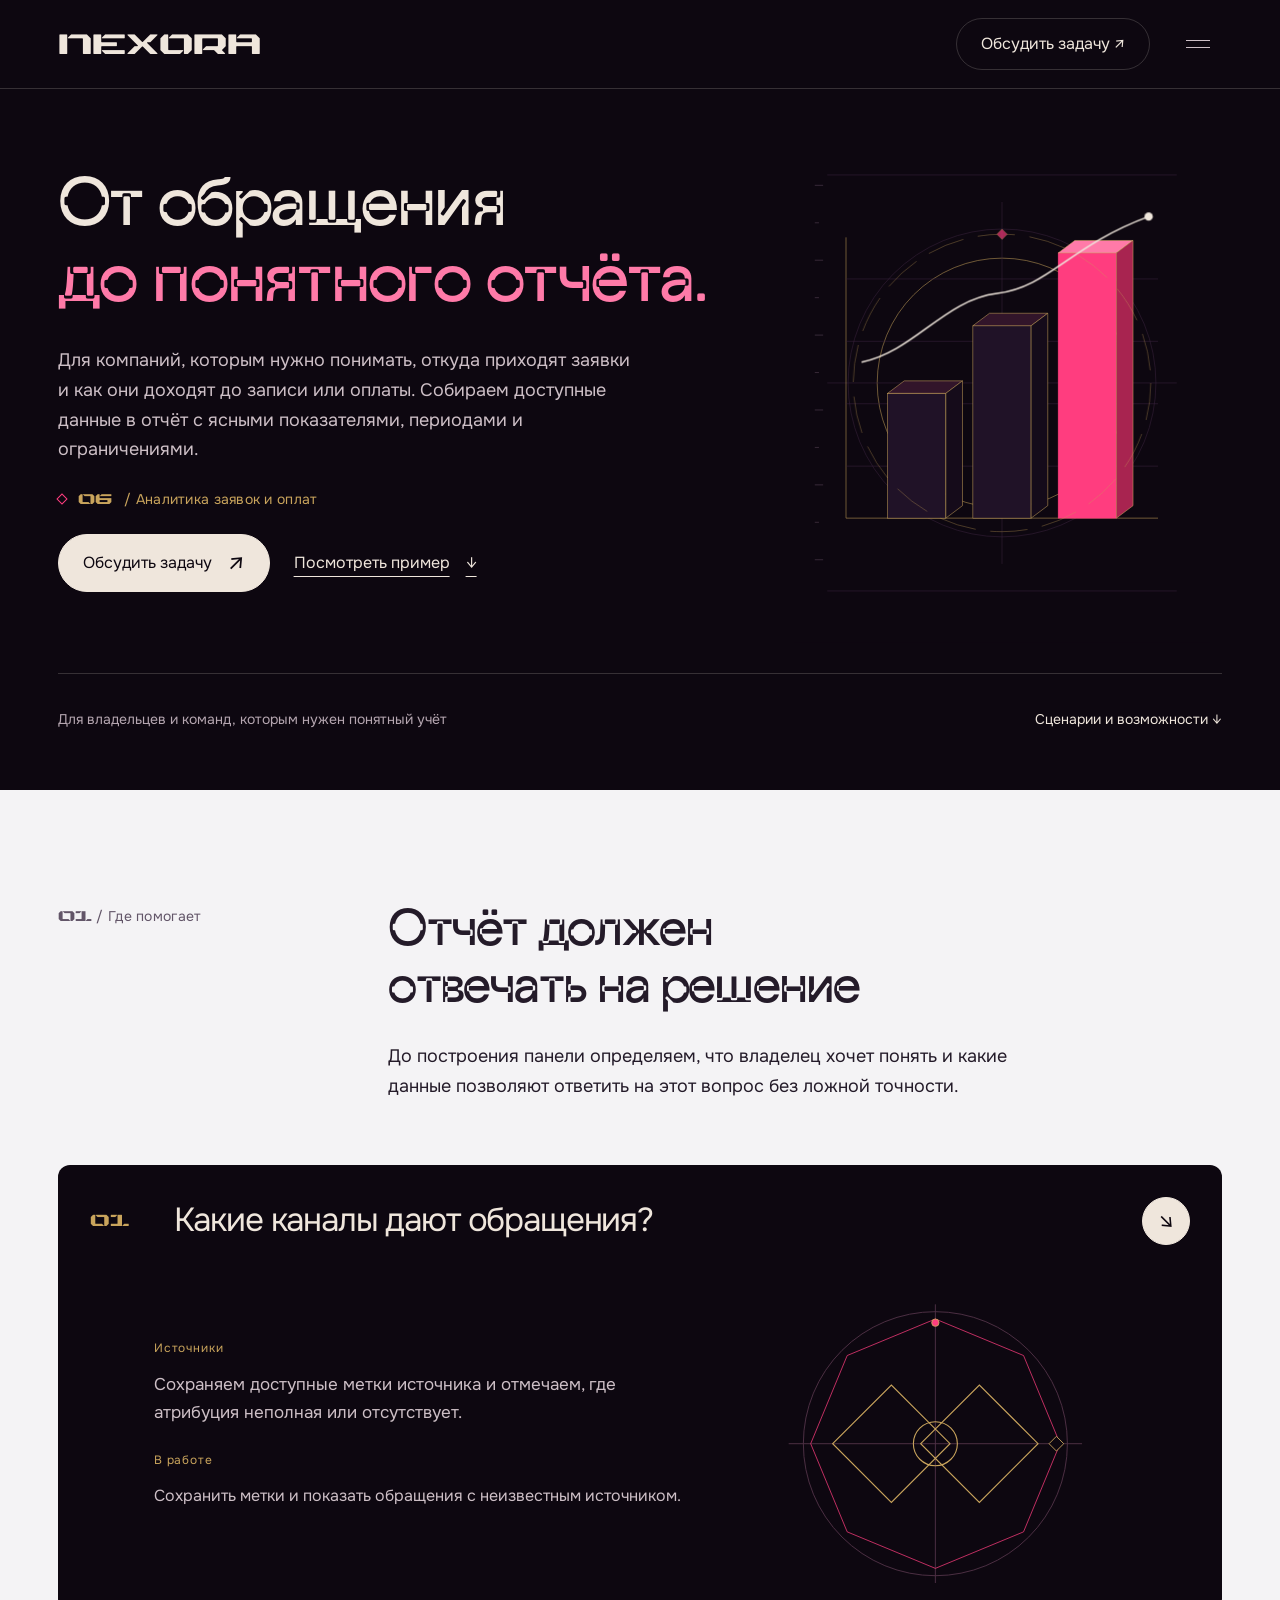
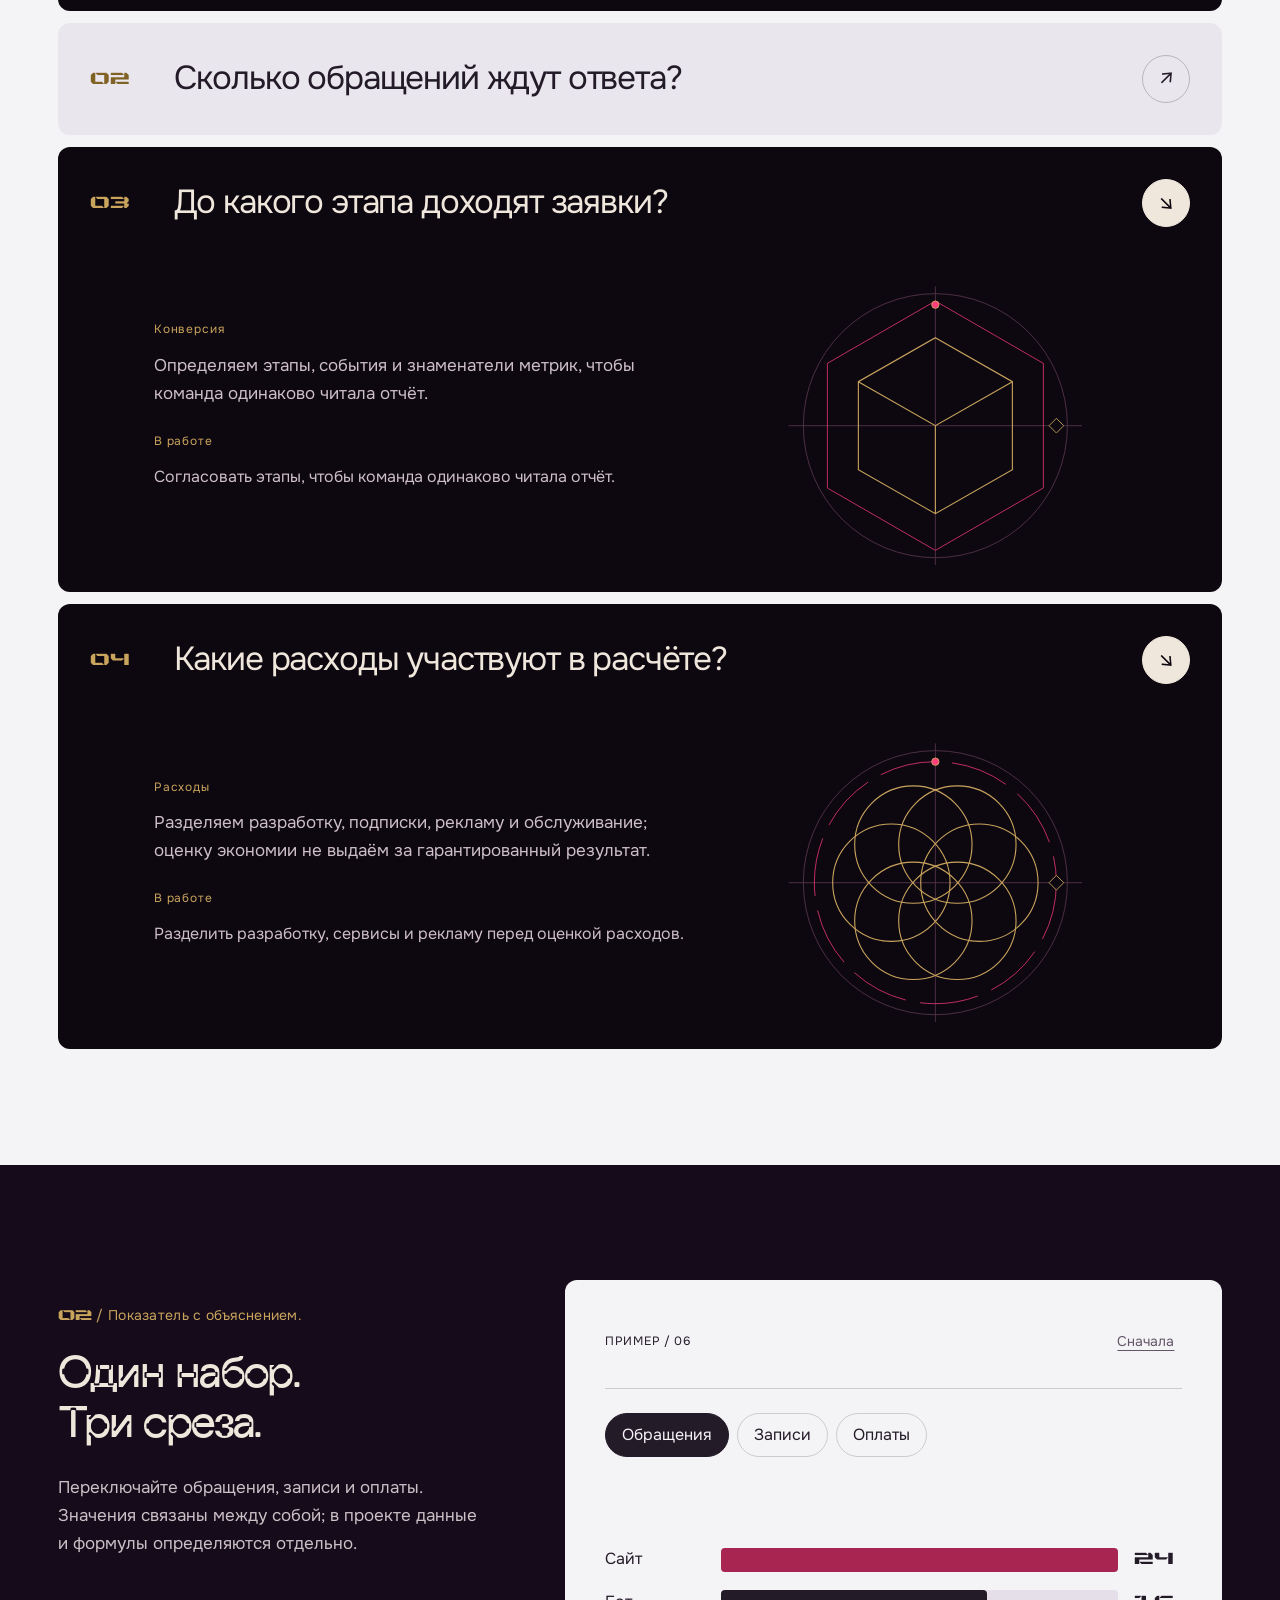
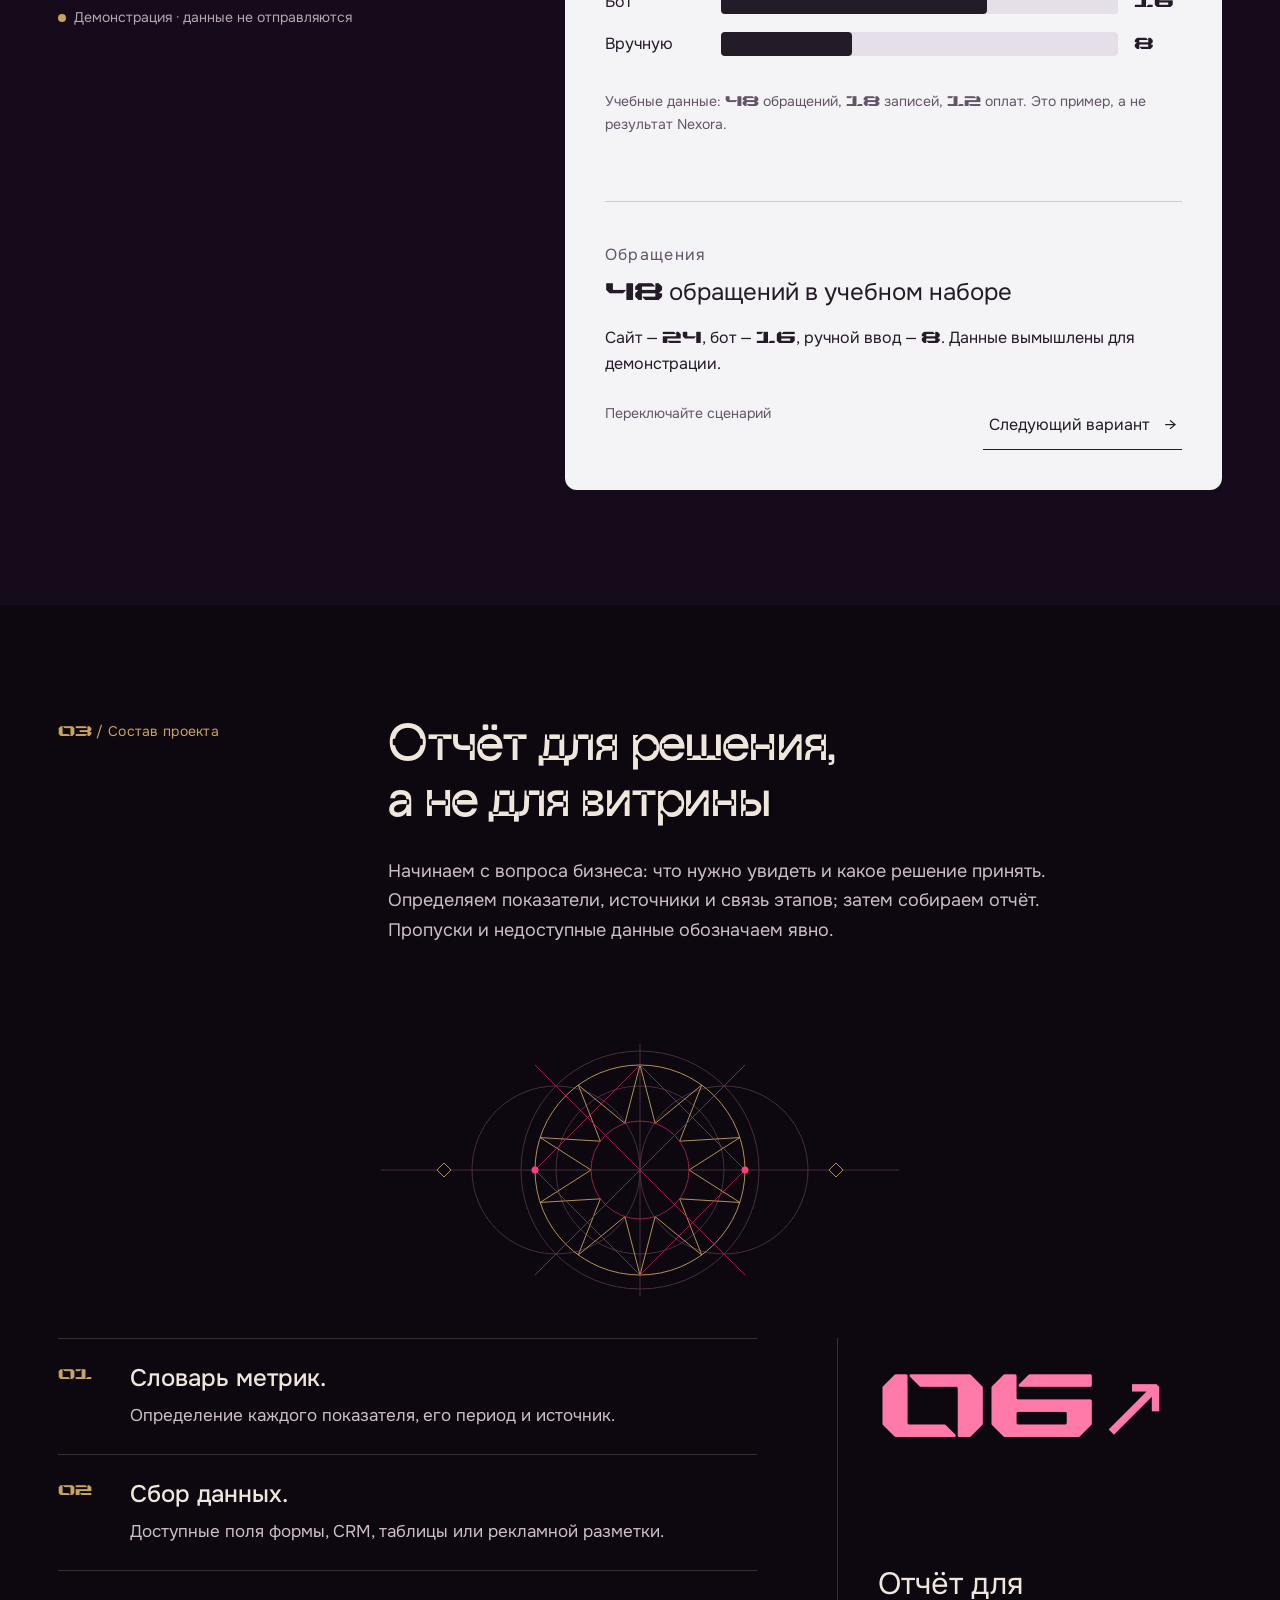
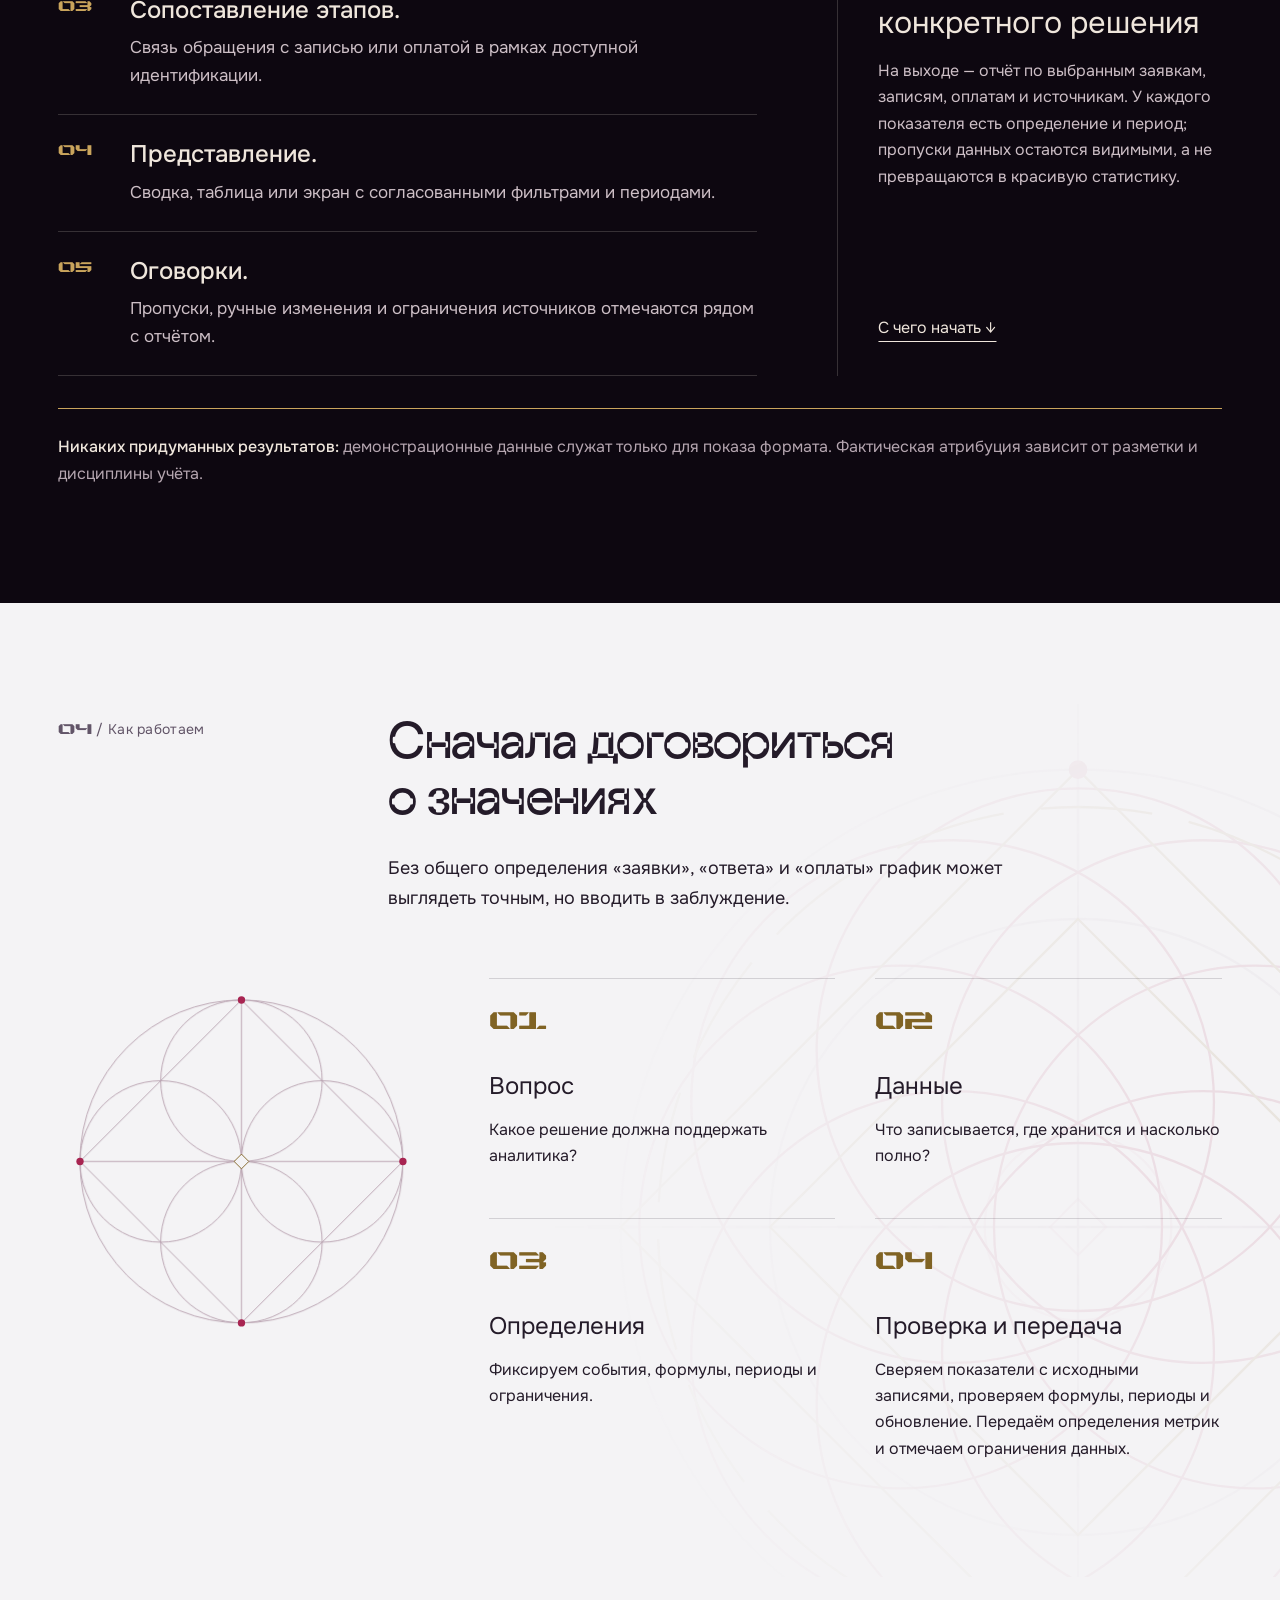
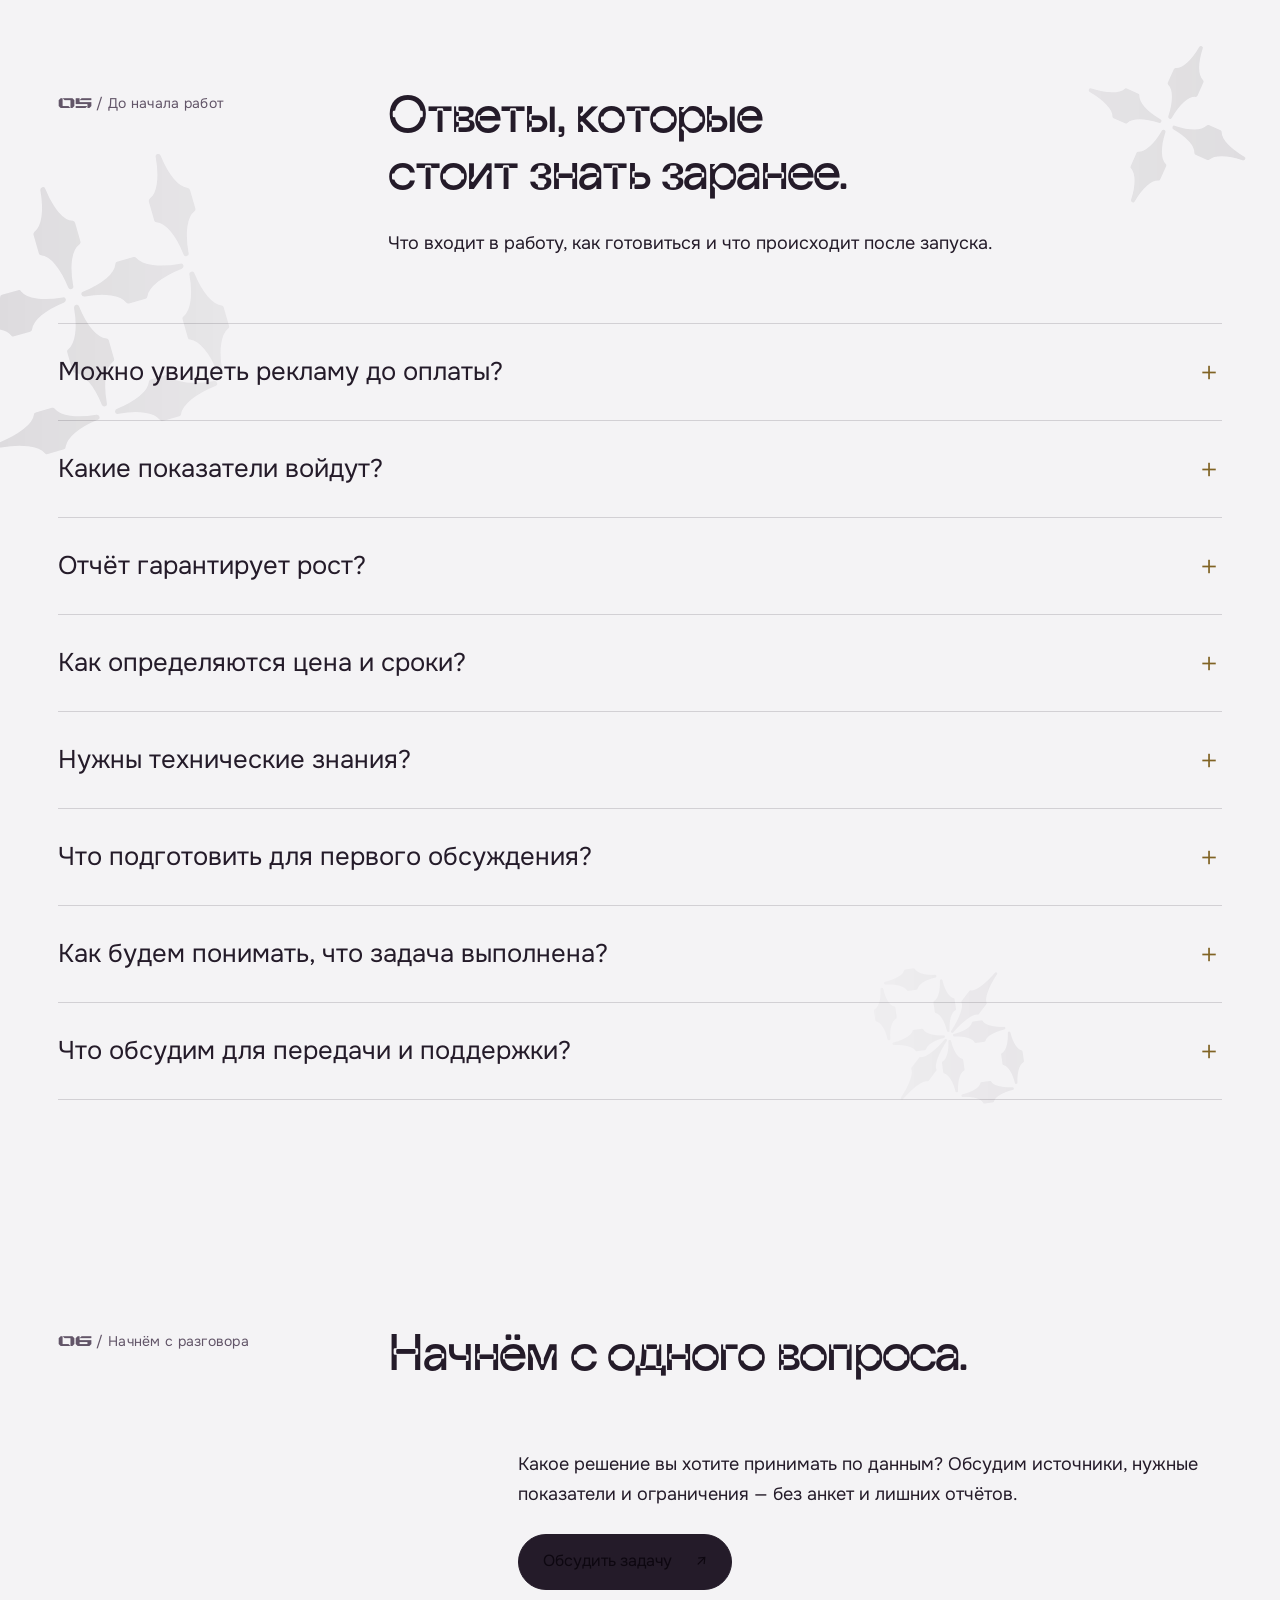
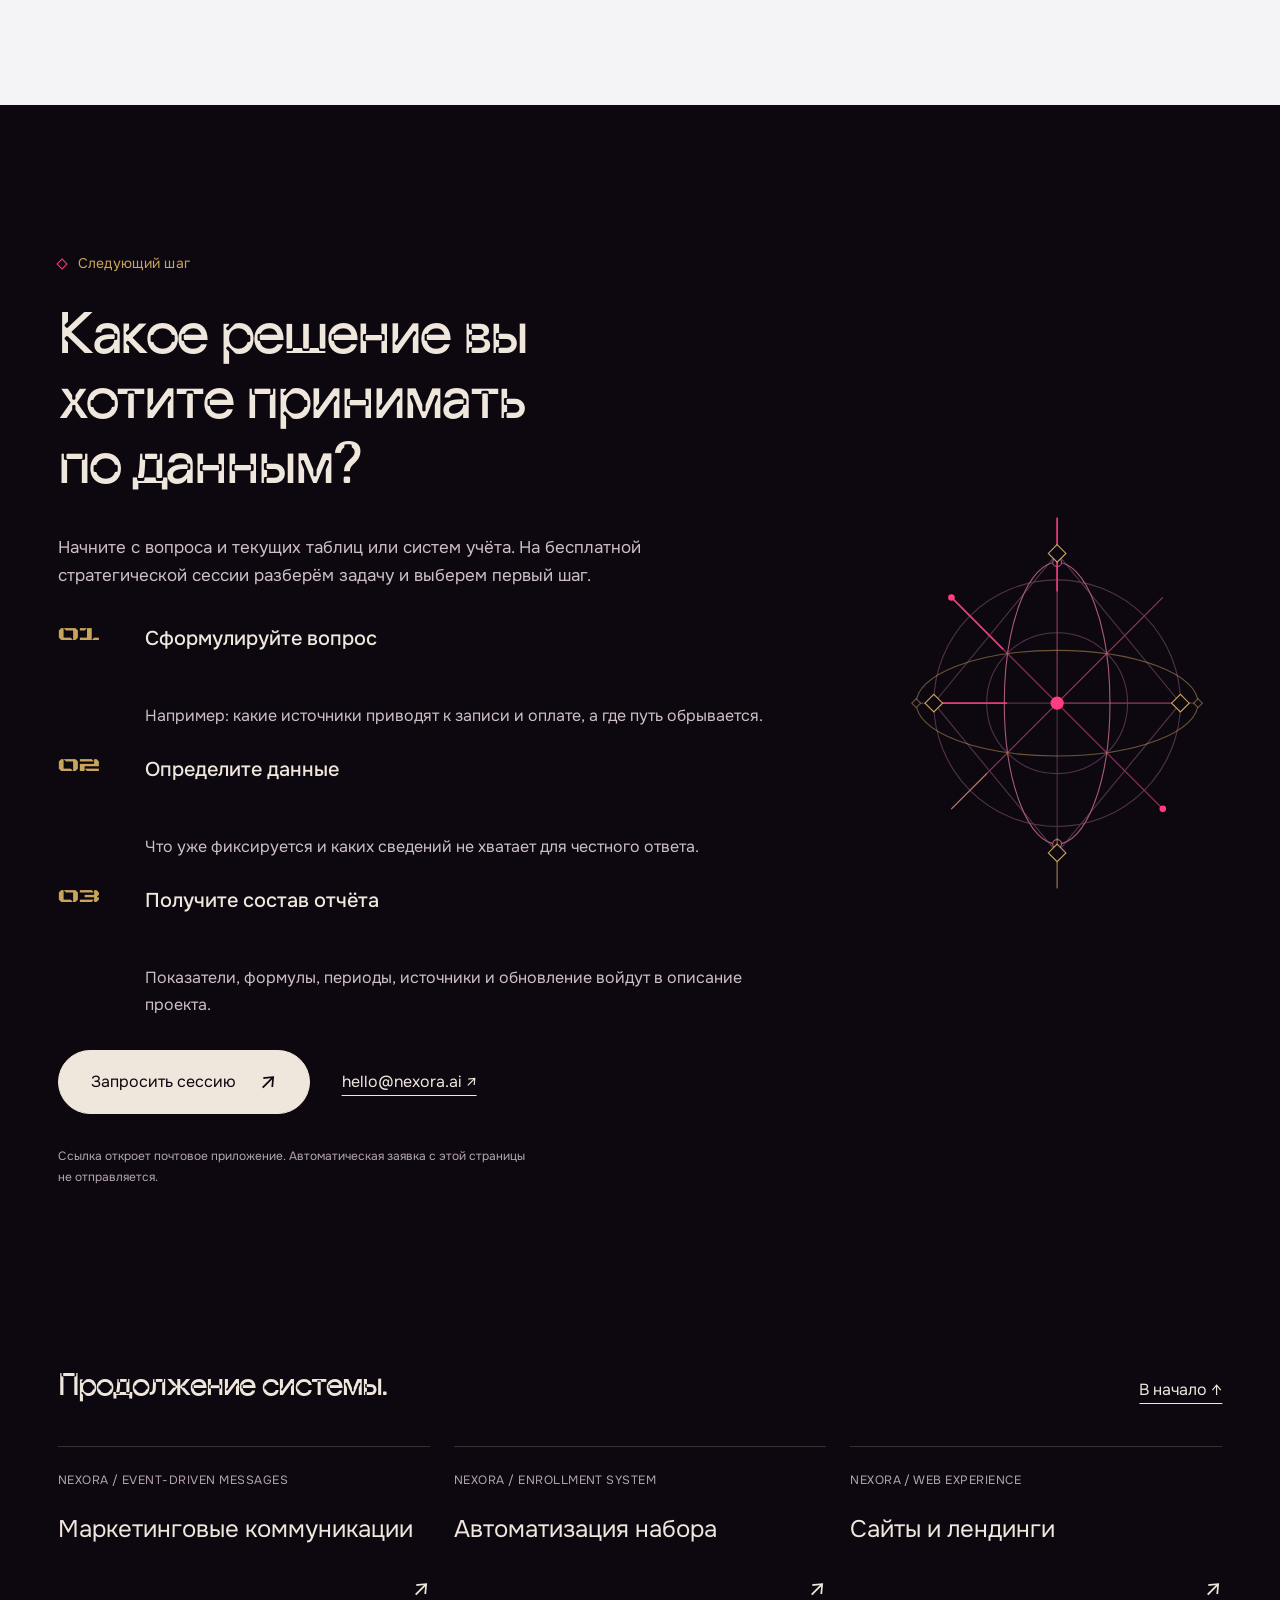
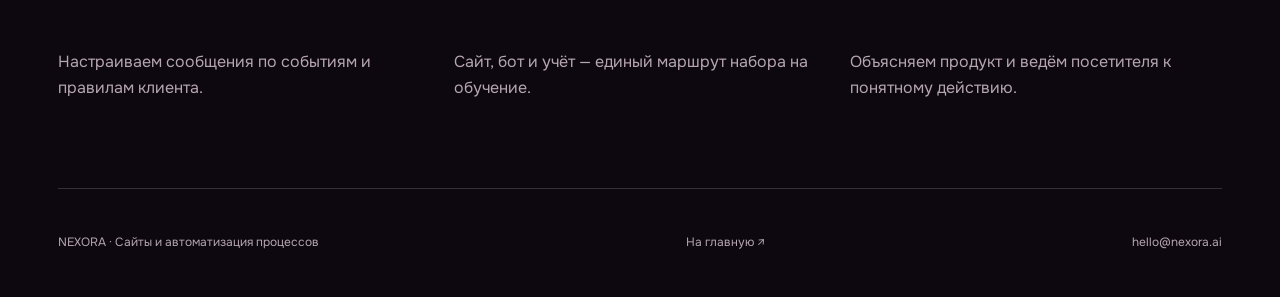
<file: services/analytics.html>
<!doctype html>
<html lang="ru"><head><link rel="stylesheet" href="../nx-fonts.v4.css"><meta charset="utf-8"><meta name="viewport" content="width=device-width,initial-scale=1"><meta name="theme-color" content="#0d0710"><meta name="description" content="Собираем обращения, этапы и доступные сведения об оплатах в понятный отчёт. У каждого показателя — определение, источник и границы точности."><title>Аналитика заявок и оплат — Nexora</title><link rel="icon" href="../assets/favicon.svg" type="image/svg+xml"><link rel="stylesheet" href="service-pages.css?v=13"><script defer src="service-pages.js?v=8"></script><link rel="stylesheet" href="../nx-navigation.css?v=9"><script defer src="../nx-navigation.js?v=6"></script></head><body data-service="analytics">
<a class="skip" href="#main">Перейти к содержанию</a><header class="top"><div class="wrap"><div class="top-in"><a class="brand" href="../index.html" aria-label="Nexora — главная">NEXORA</a><div class="header-actions"><a class="top-contact" href="#discuss">Обсудить задачу ↗</a><button class="nx-trigger" type="button" aria-label="Открыть меню" aria-expanded="false" aria-controls="nx-navigation"><span class="nx-lines" aria-hidden="true"></span></button></div></div></div></header>
<main id="main"><section class="hero"><div class="wrap"><div class="hero-layout"><div class="hero-copy"><h1>От обращения <br><em>до понятного отчёта.</em></h1><p class="lead">Для компаний, которым нужно понимать, откуда приходят заявки и как они доходят до записи или оплаты. Собираем доступные данные в отчёт с ясными показателями, периодами и ограничениями.</p></div><figure class="hero-art"><svg role="img" aria-label="Продуктовая композиция Nexora" xmlns="http://www.w3.org/2000/svg" width="800" height="1000" viewBox="0 0 800 1000"><g class="nx-hero-core"><title>Геометрия отчёта: источники и этапы результата</title><rect width="800" height="1000" fill="#0d0710"/><path d="M40 120L56 120" fill="none" stroke="#5d485b" stroke-width="1"/><path d="M40 192L48 192" fill="none" stroke="#5d485b" stroke-width="1"/><path d="M40 264L56 264" fill="none" stroke="#5d485b" stroke-width="1"/><path d="M40 336L48 336" fill="none" stroke="#5d485b" stroke-width="1"/><path d="M40 408L56 408" fill="none" stroke="#5d485b" stroke-width="1"/><path d="M40 480L48 480" fill="none" stroke="#5d485b" stroke-width="1"/><path d="M40 552L56 552" fill="none" stroke="#5d485b" stroke-width="1"/><path d="M40 624L48 624" fill="none" stroke="#5d485b" stroke-width="1"/><path d="M40 696L56 696" fill="none" stroke="#5d485b" stroke-width="1"/><path d="M40 768L48 768" fill="none" stroke="#5d485b" stroke-width="1"/><path d="M40 840L56 840" fill="none" stroke="#5d485b" stroke-width="1"/><path d="M64 100L736 100" fill="none" stroke="#3a243f" stroke-width="1"/><path d="M64 900L736 900" fill="none" stroke="#3a243f" stroke-width="1"/><circle cx="400" cy="500" r="296" fill="none" stroke="#3a243f" stroke-width="1"/><circle cx="400" cy="500" r="240" fill="none" stroke="#c9a45c" stroke-width="1"/><path d="M64 500L736 500" fill="none" stroke="#3a243f" stroke-width="1"/><path d="M400 152L400 848" fill="none" stroke="#3a243f" stroke-width="1"/><path d="M100 760L700 760" fill="none" stroke="#c9a45c" stroke-width="1"/><path d="M100 220L100 760" fill="none" stroke="#c9a45c" stroke-width="1"/><path d="M100 300L700 300" fill="none" stroke="#3a243f" stroke-width="1"/><path d="M100 420L700 420" fill="none" stroke="#3a243f" stroke-width="1"/><path d="M100 540L700 540" fill="none" stroke="#3a243f" stroke-width="1"/><path d="M100 660L700 660" fill="none" stroke="#3a243f" stroke-width="1"/><rect class="kinetic-piece" style="--piece:1" x="180" y="520" width="112" height="240" rx="0" fill="#201227" stroke="#c9a45c"/><path d="M180 520L212 496H324L292 520Z" fill="#32152a" stroke="#c9a45c" stroke-width="1"/><path d="M292 520L324 496V736L292 760Z" fill="#150b1a" stroke="#c9a45c" stroke-width="1"/><rect class="kinetic-piece" style="--piece:1" x="344" y="390" width="112" height="370" rx="0" fill="#201227" stroke="#c9a45c"/><path d="M344 390L376 366H488L456 390Z" fill="#32152a" stroke="#c9a45c" stroke-width="1"/><path d="M456 390L488 366V736L456 760Z" fill="#150b1a" stroke="#c9a45c" stroke-width="1"/><rect class="kinetic-piece" style="--piece:1" x="508" y="250" width="112" height="510" rx="0" fill="#ff3d7f" stroke="#ff3d7f"/><path d="M508 250L540 226H652L620 250Z" fill="#ff7aa8" stroke="#c9a45c" stroke-width="1"/><path d="M620 250L652 226V736L620 760Z" fill="#a82450" stroke="#c9a45c" stroke-width="1"/><path class="kinetic-line" d="M130 460C230 440 290 340 390 328S530 236 682 180" fill="none" stroke="#efe6dc" stroke-width="3"/><circle cx="682" cy="180" r="8" fill="#efe6dc"/></g><g class="nx-counter" fill="none" stroke="#c9a45c" stroke-width="1" opacity=".65"><circle cx="400" cy="500" r="286" stroke-dasharray="72 28"/><path d="M390 214L400 204L410 214L400 224Z" fill="#ff3d7f"/></g></svg><figcaption><span>Геометрия решения</span><span>Nexora</span></figcaption></figure><div class="hero-followup"><p class="eyebrow"><span class="diamond" aria-hidden="true"></span><span class="digits">06</span> / Аналитика заявок и оплат</p><div class="actions"><a class="button primary" href="#discuss">Обсудить задачу <span class="arrow" aria-hidden="true">↗</span></a><a class="text-link" href="#demo">Посмотреть пример <span aria-hidden="true">↓</span></a></div></div></div><div class="hero-bottom"><span>Для владельцев и команд, которым нужен понятный учёт</span><a href="#scenarios">Сценарии и возможности ↓</a></div></div></section>
<section class="section paper" id="scenarios"><div class="wrap"><div class="section-head"><p class="section-index"><span class="digits">01</span> / Где помогает</p><div><h2>Отчёт должен отвечать на решение</h2><p class="section-intro">До построения панели определяем, что владелец хочет понять и какие данные позволяют ответить на этот вопрос без ложной точности.</p></div></div><div class="scenario-list"><details class="scenario" open><summary><span class="scenario-number">01</span><span class="scenario-title">Какие каналы дают обращения?</span><span class="round-arrow" aria-hidden="true">↗</span></summary><div class="scenario-body"><div class="scenario-copy"><div class="od-field"><p class="meta">Источники</p><p>Сохраняем доступные метки источника и отмечаем, где атрибуция неполная или отсутствует.</p></div><div class="scenario-use od-field"><p class="meta">В работе</p><p>Сохранить метки и показать обращения с неизвестным источником.</p></div></div><figure class="scenario-visual"><svg viewBox="0 0 400 320" width="400" height="320" aria-hidden="true" xmlns="http://www.w3.org/2000/svg"><g fill="none" stroke="#513348" stroke-width="1"><path d="M40 160H360M200 8V312"/><circle cx="200" cy="160" r="144"/></g><g class="nx-spin" fill="none" stroke="#ff3d7f" stroke-width="1" opacity=".8"><polygon points="200.00,24.00 296.17,63.83 336.00,160.00 296.17,256.17 200.00,296.00 103.83,256.17 64.00,160.00 103.83,63.83"/></g><g class="nx-breathe" fill="none" stroke="#c9a45c" stroke-width="1.2"><path d="M88 160L152 96L216 160L152 224ZM184 160L248 96L312 160L248 224Z"/><circle cx="200" cy="160" r="24"/></g><g class="nx-counter" fill="#ff3d7f" stroke="#c9a45c"><circle cx="200" cy="28" r="4"/><path d="M324 160L332 152L340 160L332 168Z" fill="#0d0710"/></g></svg></figure></div></details><details class="scenario" ><summary><span class="scenario-number">02</span><span class="scenario-title">Сколько обращений ждут ответа?</span><span class="round-arrow" aria-hidden="true">↗</span></summary><div class="scenario-body"><div class="scenario-copy"><div class="od-field"><p class="meta">Обработка</p><p>Согласуем статусы и временные точки; время ответа рассчитывается только при наличии нужных отметок.</p></div><div class="scenario-use od-field"><p class="meta">В работе</p><p>Фиксировать события перед расчётом ожидания ответа.</p></div></div><figure class="scenario-visual"><svg viewBox="0 0 400 320" width="400" height="320" aria-hidden="true" xmlns="http://www.w3.org/2000/svg"><g fill="none" stroke="#513348" stroke-width="1"><path d="M40 160H360M200 8V312"/><circle cx="200" cy="160" r="144"/></g><g class="nx-spin" fill="none" stroke="#ff3d7f" stroke-width="1" opacity=".8"><circle cx="200" cy="160" r="132"/><circle cx="200" cy="160" r="120" stroke-dasharray="40 16"/></g><g class="nx-breathe" fill="none" stroke="#c9a45c" stroke-width="1.2"><path d="M96 160Q200 40 304 160Q200 280 96 160ZM96 160Q200 80 304 160M96 160Q200 240 304 160"/><circle cx="200" cy="160" r="56"/></g><g class="nx-counter" fill="#ff3d7f" stroke="#c9a45c"><circle cx="200" cy="28" r="4"/><path d="M324 160L332 152L340 160L332 168Z" fill="#0d0710"/></g></svg></figure></div></details><details class="scenario" ><summary><span class="scenario-number">03</span><span class="scenario-title">До какого этапа доходят заявки?</span><span class="round-arrow" aria-hidden="true">↗</span></summary><div class="scenario-body"><div class="scenario-copy"><div class="od-field"><p class="meta">Конверсия</p><p>Определяем этапы, события и знаменатели метрик, чтобы команда одинаково читала отчёт.</p></div><div class="scenario-use od-field"><p class="meta">В работе</p><p>Согласовать этапы, чтобы команда одинаково читала отчёт.</p></div></div><figure class="scenario-visual"><svg viewBox="0 0 400 320" width="400" height="320" aria-hidden="true" xmlns="http://www.w3.org/2000/svg"><g fill="none" stroke="#513348" stroke-width="1"><path d="M40 160H360M200 8V312"/><circle cx="200" cy="160" r="144"/></g><g class="nx-spin" fill="none" stroke="#ff3d7f" stroke-width="1" opacity=".8"><polygon points="200.00,24.00 317.78,92.00 317.78,228.00 200.00,296.00 82.22,228.00 82.22,92.00"/></g><g class="nx-breathe" fill="none" stroke="#c9a45c" stroke-width="1.2"><path d="M200 64L284 112V208L200 256L116 208V112ZM116 112L200 160L284 112M200 160V256"/></g><g class="nx-counter" fill="#ff3d7f" stroke="#c9a45c"><circle cx="200" cy="28" r="4"/><path d="M324 160L332 152L340 160L332 168Z" fill="#0d0710"/></g></svg></figure></div></details><details class="scenario" ><summary><span class="scenario-number">04</span><span class="scenario-title">Какие расходы участвуют в расчёте?</span><span class="round-arrow" aria-hidden="true">↗</span></summary><div class="scenario-body"><div class="scenario-copy"><div class="od-field"><p class="meta">Расходы</p><p>Разделяем разработку, подписки, рекламу и обслуживание; оценку экономии не выдаём за гарантированный результат.</p></div><div class="scenario-use od-field"><p class="meta">В работе</p><p>Разделить разработку, сервисы и рекламу перед оценкой расходов.</p></div></div><figure class="scenario-visual"><svg viewBox="0 0 400 320" width="400" height="320" aria-hidden="true" xmlns="http://www.w3.org/2000/svg"><g fill="none" stroke="#513348" stroke-width="1"><path d="M40 160H360M200 8V312"/><circle cx="200" cy="160" r="144"/></g><g class="nx-spin" fill="none" stroke="#ff3d7f" stroke-width="1" opacity=".8"><circle cx="200" cy="160" r="132" stroke-dasharray="64 16"/></g><g class="nx-breathe" fill="none" stroke="#c9a45c" stroke-width="1.2"><circle cx="248" cy="160" r="64"/><circle cx="224" cy="201.56921938165306" r="64"/><circle cx="176" cy="201.56921938165306" r="64"/><circle cx="152" cy="160" r="64"/><circle cx="175.99999999999997" cy="118.43078061834696" r="64"/><circle cx="224" cy="118.43078061834694" r="64"/></g><g class="nx-counter" fill="#ff3d7f" stroke="#c9a45c"><circle cx="200" cy="28" r="4"/><path d="M324 160L332 152L340 160L332 168Z" fill="#0d0710"/></g></svg></figure></div></details></div></div></section>
<section class="demo-section" id="demo"><div class="wrap"><div class="demo-shell"><div class="demo-explainer"><p class="section-index"><span class="digits">02</span> / Показатель с объяснением.</p><h2>Один набор. Три среза.</h2><p>Переключайте обращения, записи и оплаты. Значения связаны между собой; в проекте данные и формулы определяются отдельно.</p><p class="demo-mark">Демонстрация · данные не отправляются</p></div><div class="demo-panel" data-demo><div class="demo-toolbar"><span class="mono">ПРИМЕР / 06</span><button type="button" class="reset" data-reset>Сначала</button></div><div class="demo-tabs" role="group" aria-label="Один набор. Три среза."><button type="button" data-state="0" aria-pressed="true">Обращения</button><button type="button" data-state="1" aria-pressed="false">Записи</button><button type="button" data-state="2" aria-pressed="false">Оплаты</button></div><div class="demo-visual" data-demo-visual><div class="chart" role="img" aria-label="Сайт: 24, бот: 16, вручную: 8"><div class="chart-row"><span>Сайт</span><div class="bar-track" aria-hidden="true"><div class="bar" style="--value:100%"></div></div><span class="od-nowrap">24</span></div><div class="chart-row"><span>Бот</span><div class="bar-track" aria-hidden="true"><div class="bar" style="--value:67%"></div></div><span class="od-nowrap">16</span></div><div class="chart-row"><span>Вручную</span><div class="bar-track" aria-hidden="true"><div class="bar" style="--value:33%"></div></div><span class="od-nowrap">8</span></div><p class="chart-note">Учебные данные: 48 обращений, 18 записей, 12 оплат. Это пример, а не результат Nexora.</p></div></div><div class="demo-caption"><p class="meta" data-demo-label>Обращения</p><h3 data-demo-title>48 обращений в учебном наборе</h3><p data-demo-text>Сайт — 24, бот — 16, ручной ввод — 8. Данные вымышлены для демонстрации.</p></div><div class="demo-actions"><span class="demo-hint">Переключайте сценарий</span><button type="button" class="demo-next" data-next>Следующий вариант <span aria-hidden="true">→</span></button></div><p class="sr-only" role="status" aria-live="polite" aria-atomic="true" data-status></p><noscript><p class="demo-hint">Показан первый пример. Для переключения включите JavaScript. Состав услуги доступен ниже.</p></noscript><script type="application/json">[{"tab":"Обращения","label":"Обращения","title":"48 обращений в учебном наборе","text":"Сайт — 24, бот — 16, ручной ввод — 8. Данные вымышлены для демонстрации.","visual":"\u003cdiv class=\"chart\" role=\"img\" aria-label=\"Сайт: 24, бот: 16, вручную: 8\">\u003cdiv class=\"chart-row\">\u003cspan>Сайт\u003c/span>\u003cdiv class=\"bar-track\" aria-hidden=\"true\">\u003cdiv class=\"bar\" style=\"--value:100%\">\u003c/div>\u003c/div>\u003cspan class=\"od-nowrap\">24\u003c/span>\u003c/div>\u003cdiv class=\"chart-row\">\u003cspan>Бот\u003c/span>\u003cdiv class=\"bar-track\" aria-hidden=\"true\">\u003cdiv class=\"bar\" style=\"--value:67%\">\u003c/div>\u003c/div>\u003cspan class=\"od-nowrap\">16\u003c/span>\u003c/div>\u003cdiv class=\"chart-row\">\u003cspan>Вручную\u003c/span>\u003cdiv class=\"bar-track\" aria-hidden=\"true\">\u003cdiv class=\"bar\" style=\"--value:33%\">\u003c/div>\u003c/div>\u003cspan class=\"od-nowrap\">8\u003c/span>\u003c/div>\u003cp class=\"chart-note\">Учебные данные: 48 обращений, 18 записей, 12 оплат. Это пример, а не результат Nexora.\u003c/p>\u003c/div>"},{"tab":"Записи","label":"Записи","title":"18 записей из того же набора","text":"Сайт — 9, бот — 6, ручной ввод — 3. Определение записи согласуется с командой.","visual":"\u003cdiv class=\"chart\" role=\"img\" aria-label=\"Сайт: 9, бот: 6, вручную: 3\">\u003cdiv class=\"chart-row\">\u003cspan>Сайт\u003c/span>\u003cdiv class=\"bar-track\" aria-hidden=\"true\">\u003cdiv class=\"bar\" style=\"--value:38%\">\u003c/div>\u003c/div>\u003cspan class=\"od-nowrap\">9\u003c/span>\u003c/div>\u003cdiv class=\"chart-row\">\u003cspan>Бот\u003c/span>\u003cdiv class=\"bar-track\" aria-hidden=\"true\">\u003cdiv class=\"bar\" style=\"--value:25%\">\u003c/div>\u003c/div>\u003cspan class=\"od-nowrap\">6\u003c/span>\u003c/div>\u003cdiv class=\"chart-row\">\u003cspan>Вручную\u003c/span>\u003cdiv class=\"bar-track\" aria-hidden=\"true\">\u003cdiv class=\"bar\" style=\"--value:13%\">\u003c/div>\u003c/div>\u003cspan class=\"od-nowrap\">3\u003c/span>\u003c/div>\u003cp class=\"chart-note\">Учебные данные: 48 обращений, 18 записей, 12 оплат. Это пример, а не результат Nexora.\u003c/p>\u003c/div>"},{"tab":"Оплаты","label":"Оплаты","title":"12 оплат в учебном наборе","text":"Сайт — 6, бот — 4, ручной ввод — 2. Нужны подтверждённое событие и связь с обращением.","visual":"\u003cdiv class=\"chart\" role=\"img\" aria-label=\"Сайт: 6, бот: 4, вручную: 2\">\u003cdiv class=\"chart-row\">\u003cspan>Сайт\u003c/span>\u003cdiv class=\"bar-track\" aria-hidden=\"true\">\u003cdiv class=\"bar\" style=\"--value:25%\">\u003c/div>\u003c/div>\u003cspan class=\"od-nowrap\">6\u003c/span>\u003c/div>\u003cdiv class=\"chart-row\">\u003cspan>Бот\u003c/span>\u003cdiv class=\"bar-track\" aria-hidden=\"true\">\u003cdiv class=\"bar\" style=\"--value:17%\">\u003c/div>\u003c/div>\u003cspan class=\"od-nowrap\">4\u003c/span>\u003c/div>\u003cdiv class=\"chart-row\">\u003cspan>Вручную\u003c/span>\u003cdiv class=\"bar-track\" aria-hidden=\"true\">\u003cdiv class=\"bar\" style=\"--value:8%\">\u003c/div>\u003c/div>\u003cspan class=\"od-nowrap\">2\u003c/span>\u003c/div>\u003cp class=\"chart-note\">Учебные данные: 48 обращений, 18 записей, 12 оплат. Это пример, а не результат Nexora.\u003c/p>\u003c/div>"}]</script></div></div></div></section>
<section class="section" id="scope"><div class="wrap"><div class="section-head"><p class="section-index"><span class="digits">03</span> / Состав проекта</p><div><h2>Отчёт для решения, а не для витрины</h2><p class="section-intro">Начинаем с вопроса бизнеса: что нужно увидеть и какое решение принять. Определяем показатели, источники и связь этапов; затем собираем отчёт. Пропуски и недоступные данные обозначаем явно.</p></div></div><figure class="scope-ornament" aria-hidden="true"><svg xmlns="http://www.w3.org/2000/svg" width="640" height="320" viewBox="0 0 640 320"><g fill="none" stroke="#513348" stroke-width="1"><path d="M24 160H616M320 16V304"/><circle cx="320" cy="160" r="136"/><circle cx="320" cy="160" r="96"/><circle cx="224" cy="160" r="96"/><circle cx="416" cy="160" r="96"/></g><g class="sacred-part nx-spin" fill="none" stroke="#c9a45c" stroke-width="1"><polygon points="320,40 337.3,106.74 390.53,62.92 365.3,127.08 434.13,122.92 376,160 434.13,197.08 365.3,192.92 390.53,257.08 337.3,213.26 320,280 302.7,213.26 249.47,257.08 274.7,192.92 205.87,197.08 264,160 205.87,122.92 274.7,127.08 249.47,62.92 302.7,106.74"/><circle cx="320" cy="160" r="120"/></g><g class="sacred-part nx-spin" fill="none" stroke="#a82451" stroke-width="1"><path d="M320 40L440 160L320 280L200 160ZM200 40L440 280M440 40L200 280"/><circle cx="320" cy="160" r="56"/></g><g class="sacred-control nx-breathe" fill="#ff3d7f"><circle cx="200" cy="160" r="4"/><circle cx="440" cy="160" r="4"/></g><g class="sacred-control nx-breathe" fill="#0d0710" stroke="#c9a45c"><path d="M88 160L96 152L104 160L96 168ZM536 160L544 152L552 160L544 168Z"/></g></svg></figure><div class="scope-grid"><ul class="list"><li><div><strong>Словарь метрик.</strong> Определение каждого показателя, его период и источник.</div></li><li><div><strong>Сбор данных.</strong> Доступные поля формы, CRM, таблицы или рекламной разметки.</div></li><li><div><strong>Сопоставление этапов.</strong> Связь обращения с записью или оплатой в рамках доступной идентификации.</div></li><li><div><strong>Представление.</strong> Сводка, таблица или экран с согласованными фильтрами и периодами.</div></li><li><div><strong>Оговорки.</strong> Пропуски, ручные изменения и ограничения источников отмечаются рядом с отчётом.</div></li></ul><aside class="scope-aside"><span class="scope-symbol" aria-hidden="true">06↗</span><div><h3>Отчёт для конкретного решения</h3><p>На выходе — отчёт по выбранным заявкам, записям, оплатам и источникам. У каждого показателя есть определение и период; пропуски данных остаются видимыми, а не превращаются в красивую статистику.</p></div><a class="text-link" href="#brief">С чего начать ↓</a></aside></div><div class="note"><strong>Никаких придуманных результатов:</strong> демонстрационные данные служат только для показа формата. Фактическая атрибуция зависит от разметки и дисциплины учёта.</div></div></section>
<section class="section paper" id="process"><figure class="process-backdrop" aria-hidden="true"><svg width="480" height="480" viewBox="0 0 480 480" aria-hidden="true" xmlns="http://www.w3.org/2000/svg"><g fill="none" stroke="#bfb0bf" stroke-width="1"><circle cx="240" cy="240" r="196"/><path d="M240 16V464M16 240H464"/><circle cx="240" cy="240" r="132"/></g><g class="nx-counter" fill="none" stroke="#a82451" stroke-width="1"><circle cx="316" cy="240" r="112"/><circle cx="293.7401153701776" cy="293.7401153701776" r="112"/><circle cx="240" cy="316" r="112"/><circle cx="186.2598846298224" cy="293.7401153701776" r="112"/><circle cx="164" cy="240" r="112"/><circle cx="186.25988462982238" cy="186.2598846298224" r="112"/><circle cx="240" cy="164" r="112"/><circle cx="293.7401153701776" cy="186.25988462982238" r="112"/></g><g class="nx-spin" fill="none" stroke="#8d6c25" stroke-width="1"><path d="M240 44L436 240L240 436L44 240ZM240 108L372 240L240 372L108 240Z"/><circle cx="240" cy="240" r="180" stroke-dasharray="48 16"/></g><g class="nx-breathe" fill="none" stroke="#a82451"><circle cx="240" cy="240" r="40"/><path d="M228 240L240 228L252 240L240 252Z"/></g><g class="nx-spin" fill="#a82451"><circle cx="240" cy="44" r="4"/><circle cx="436" cy="240" r="4"/></g></svg></figure><div class="wrap"><div class="section-head"><p class="section-index"><span class="digits">04</span> / Как работаем</p><div><h2>Сначала договориться о значениях</h2><p class="section-intro">Без общего определения «заявки», «ответа» и «оплаты» график может выглядеть точным, но вводить в заблуждение.</p></div></div><div class="process-stage"><figure class="process-ornament" aria-label="Геометрия связанного процесса"><svg xmlns="http://www.w3.org/2000/svg" viewBox="0 0 400 400" width="400" height="400" role="img" aria-label="Четыре этапа связаны в единую систему"><g class="ornament-pulse" fill="none" stroke="#b7a0ae" stroke-width="1"><circle cx="200" cy="200" r="176"/><circle cx="200" cy="112" r="88"/><circle cx="112" cy="200" r="88"/><circle cx="288" cy="200" r="88"/><circle cx="200" cy="288" r="88"/><path d="M200 24L376 200L200 376L24 200ZM24 200H376M200 24V376"/></g><g fill="#a82451"><circle cx="200" cy="24" r="4"/><circle cx="376" cy="200" r="4"/><circle cx="200" cy="376" r="4"/><circle cx="24" cy="200" r="4"/></g><path d="M192 200L200 192L208 200L200 208Z" fill="#f4f3f5" stroke="#806324"/></svg></figure><div class="steps"><article class="phase"><h3>Вопрос</h3><p>Какое решение должна поддержать аналитика?</p></article><article class="phase"><h3>Данные</h3><p>Что записывается, где хранится и насколько полно?</p></article><article class="phase"><h3>Определения</h3><p>Фиксируем события, формулы, периоды и ограничения.</p></article><article class="phase"><h3>Проверка и передача</h3><p>Сверяем показатели с исходными записями, проверяем формулы, периоды и обновление. Передаём определения метрик и отмечаем ограничения данных.</p></article></div></div></div></section>
<section class="section paper" id="questions"><div class="section-ornaments" aria-hidden="true"><span class="background-glyph background-glyph-1">#</span><span class="background-glyph background-glyph-2">+</span><span class="background-glyph background-glyph-3">%</span></div><div class="wrap"><div class="section-head"><p class="section-index"><span class="digits">05</span> / До начала работ</p><div><h2>Ответы, которые<br>стоит знать заранее.</h2><p class="section-intro">Что входит в работу, как готовиться и что происходит после запуска.</p></div></div><div class="faq-list"><details class="faq"><summary>Можно увидеть рекламу до оплаты?</summary><p>В пределах доступной идентификации и разметки. Если связь с оплатой не сохранена, это отмечается, а не заменяется догадкой.</p></details><details class="faq"><summary>Какие показатели войдут?</summary><p>Те, что помогают выбранному решению и рассчитываются по данным. Фиксируем определения, период, источник и ограничения.</p></details><details class="faq"><summary>Отчёт гарантирует рост?</summary><p>Нет. Он помогает видеть факты и проверять гипотезы. Конверсию и экономию оценивают на реальных данных после запуска.</p></details><details class="faq"><summary>Как определяются цена и сроки?</summary><p>Стоимость и сроки определяются после согласования состава работ. В предложении отдельно указываются разработка, внешние сервисы, сопровождение и обучение. Фиксированной цены на любой объём нет.</p></details><details class="faq"><summary>Нужны технические знания?</summary><p>Никаких для первого обсуждения. Вы объясняете задачу и правила работы; мы разбираем техническую часть, подключения и нужные доступы. Перед запуском показываем сотрудникам, как пользоваться решением.</p></details><details class="faq"><summary>Что подготовить для первого обсуждения?</summary><p>Начните с вопроса к данным. Покажите структуру текущих таблиц или отчётов без персональных сведений и назовите системы, где хранятся заявки и оплаты.</p></details><details class="faq"><summary>Как будем понимать, что задача выполнена?</summary><p>Сверяем показатели с исходными записями, проверяем формулы, периоды и обновление. Передаём определения метрик и отмечаем ограничения данных.</p></details><details class="faq"><summary>Что обсудим для передачи и поддержки?</summary><p>До начала работ фиксируем исходники, доступы, инструкции и обучение, которые входят в передачу. Дальнейшее сопровождение обсуждается отдельно: задачи, ответственный, период и стоимость.</p></details></div></div></section>
<section class="section paper" id="brief"><div class="wrap"><div class="section-head"><p class="section-index"><span class="digits">06</span> / Начнём с разговора</p><div><h2>Начнём с одного вопроса.</h2></div></div><div class="brief-invitation"><p>Какое решение вы хотите принимать по данным? Обсудим источники, нужные показатели и ограничения — без анкет и лишних отчётов.</p><a class="button primary" href="#discuss">Обсудить задачу <span aria-hidden="true">↗</span></a></div></div></section>
<section class="cta" id="discuss"><div class="wrap"><div class="cta-layout"><div><p class="eyebrow"><span class="diamond" aria-hidden="true"></span>Следующий шаг</p><h2>Какое решение вы хотите принимать по данным?</h2><p>Начните с вопроса и текущих таблиц или систем учёта. На бесплатной стратегической сессии разберём задачу и выберем первый шаг.</p><ol class="contact-path"><li><span class="digits">01</span><div class="od-field"><strong>Сформулируйте вопрос</strong><p>Например: какие источники приводят к записи и оплате, а где путь обрывается.</p></div></li><li><span class="digits">02</span><div class="od-field"><strong>Определите данные</strong><p>Что уже фиксируется и каких сведений не хватает для честного ответа.</p></div></li><li><span class="digits">03</span><div class="od-field"><strong>Получите состав отчёта</strong><p>Показатели, формулы, периоды, источники и обновление войдут в описание проекта.</p></div></li></ol><div class="cta-actions"><a class="button primary" href="mailto:hello@nexora.ai?subject=Nexora%20%2F%20%D0%90%D0%BD%D0%B0%D0%BB%D0%B8%D1%82%D0%B8%D0%BA%D0%B0%20%D0%B7%D0%B0%D1%8F%D0%B2%D0%BE%D0%BA%20%D0%B8%20%D0%BE%D0%BF%D0%BB%D0%B0%D1%82&body=1.%20%D0%9A%D0%B0%D0%BA%D0%BE%D0%B5%20%D1%80%D0%B5%D1%88%D0%B5%D0%BD%D0%B8%D0%B5%20%D0%B4%D0%BE%D0%BB%D0%B6%D0%B5%D0%BD%20%D0%BF%D0%BE%D0%B4%D0%B4%D0%B5%D1%80%D0%B6%D0%B8%D0%B2%D0%B0%D1%82%D1%8C%20%D0%BE%D1%82%D1%87%D1%91%D1%82%3F%0A2.%20%D0%93%D0%B4%D0%B5%20%D1%85%D1%80%D0%B0%D0%BD%D1%8F%D1%82%D1%81%D1%8F%20%D0%BE%D0%B1%D1%80%D0%B0%D1%89%D0%B5%D0%BD%D0%B8%D1%8F%2C%20%D0%B7%D0%B0%D0%BF%D0%B8%D1%81%D0%B8%20%D0%B8%20%D0%BE%D0%BF%D0%BB%D0%B0%D1%82%D1%8B%3F%0A3.%20%D0%9A%D0%B0%D0%BA%D0%B8%D0%B5%20%D0%B8%D1%81%D1%82%D0%BE%D1%87%D0%BD%D0%B8%D0%BA%D0%B8%20%D0%B8%20%D0%BC%D0%B5%D1%82%D0%BA%D0%B8%20%D0%B4%D0%BE%D1%81%D1%82%D1%83%D0%BF%D0%BD%D1%8B%3F%0A4.%20%D0%9A%D0%B0%D0%BA%20%D0%BA%D0%BE%D0%BC%D0%B0%D0%BD%D0%B4%D0%B0%20%D0%BE%D0%BF%D1%80%D0%B5%D0%B4%D0%B5%D0%BB%D1%8F%D0%B5%D1%82%20%D1%8D%D1%82%D0%B0%D0%BF%D1%8B%3F%0A5.%20%D0%9A%D0%B0%D0%BA%D0%B8%D0%B5%20%D0%BF%D1%80%D0%BE%D0%BF%D1%83%D1%81%D0%BA%D0%B8%20%D0%B8%20%D1%80%D1%83%D1%87%D0%BD%D1%8B%D0%B5%20%D0%B8%D0%B7%D0%BC%D0%B5%D0%BD%D0%B5%D0%BD%D0%B8%D1%8F%20%D0%B5%D1%81%D1%82%D1%8C%3F%0A%0A%D0%9E%D1%82%D0%B2%D0%B5%D1%82%D1%8B%3A%0A">Запросить сессию <span class="arrow" aria-hidden="true">↗</span></a><a class="text-link" href="mailto:hello@nexora.ai?subject=Nexora%20%2F%20%D0%90%D0%BD%D0%B0%D0%BB%D0%B8%D1%82%D0%B8%D0%BA%D0%B0%20%D0%B7%D0%B0%D1%8F%D0%B2%D0%BE%D0%BA%20%D0%B8%20%D0%BE%D0%BF%D0%BB%D0%B0%D1%82">hello@nexora.ai ↗</a></div><p class="meta">Ссылка откроет почтовое приложение. Автоматическая заявка с этой страницы не отправляется.</p></div><figure class="cta-art" aria-hidden="true"><svg xmlns="http://www.w3.org/2000/svg" width="300" height="400" viewBox="0 0 300 400"><g fill="none" stroke="#513348" stroke-width="1"><path d="M150 32V368M22 200H278M54 104L246 296M54 296L246 104M150 64L262 200L150 336L38 200Z"/><circle cx="150" cy="200" r="112"/><circle cx="150" cy="200" r="64"/></g><g class="contact-orbit" fill="none" stroke="#c9a45c" stroke-opacity=".5" stroke-width="1"><ellipse cx="150" cy="200" rx="128" ry="48"/><path d="M18 200L22 196L26 200L22 204ZM274 200L278 196L282 200L278 204Z" fill="#0d0710"/></g><g class="contact-orbit contact-orbit-reverse" fill="none" stroke="#a85b76" stroke-width="1"><ellipse cx="150" cy="200" rx="48" ry="128"/><circle cx="150" cy="72" r="4" fill="#0d0710"/><circle cx="150" cy="328" r="4" fill="#0d0710"/></g><g fill="none" stroke="#ff3d7f" stroke-opacity=".35"><path d="M54 104L150 200L246 104M54 296L150 200L246 296M150 64V200L262 200"/></g><g fill="none"><path class="cta-signal" pathLength="1" d="M150 32V200L246 296M54 104L150 200L246 104M38 200H150V336"/><path class="cta-signal cta-signal-secondary" pathLength="1" d="M54 296L150 200L150 64M150 368V200H278"/></g><g fill="#0d0710" stroke="#c9a45c"><path d="M150 56L158 64L150 72L142 64ZM254 200L262 192L270 200L262 208ZM150 328L158 336L150 344L142 336ZM30 200L38 192L46 200L38 208Z"/></g><g fill="#ff3d7f"><circle class="cta-node" cx="150" cy="200" r="6"/><circle cx="54" cy="104" r="3"/><circle cx="246" cy="296" r="3"/></g></svg></figure></div></div></section>
<section class="related"><div class="wrap"><div class="related-head"><h2>Продолжение системы.</h2><a class="text-link" href="#main">В начало ↑</a></div><nav class="related-links" aria-label="Другие услуги Nexora"><a class="related-link od-tile" href="marketing-automation.html"><span class="meta">NEXORA / EVENT-DRIVEN MESSAGES</span><b>Маркетинговые коммуникации</b><span class="related-arrow" aria-hidden="true">↗</span><p class="related-explain">Настраиваем сообщения по событиям и правилам клиента.</p></a><a class="related-link od-tile" href="sales-automation.html"><span class="meta">NEXORA / ENROLLMENT SYSTEM</span><b>Автоматизация набора</b><span class="related-arrow" aria-hidden="true">↗</span><p class="related-explain">Сайт, бот и учёт — единый маршрут набора на обучение.</p></a><a class="related-link od-tile" href="websites.html"><span class="meta">NEXORA / WEB EXPERIENCE</span><b>Сайты и лендинги</b><span class="related-arrow" aria-hidden="true">↗</span><p class="related-explain">Объясняем продукт и ведём посетителя к понятному действию.</p></a></nav></div></section></main>
<footer class="wrap"><div class="foot"><span>NEXORA · Сайты и автоматизация процессов</span><a href="../index.html">На главную ↗</a><a href="mailto:hello@nexora.ai">hello@nexora.ai</a></div></footer></body></html>
</file>
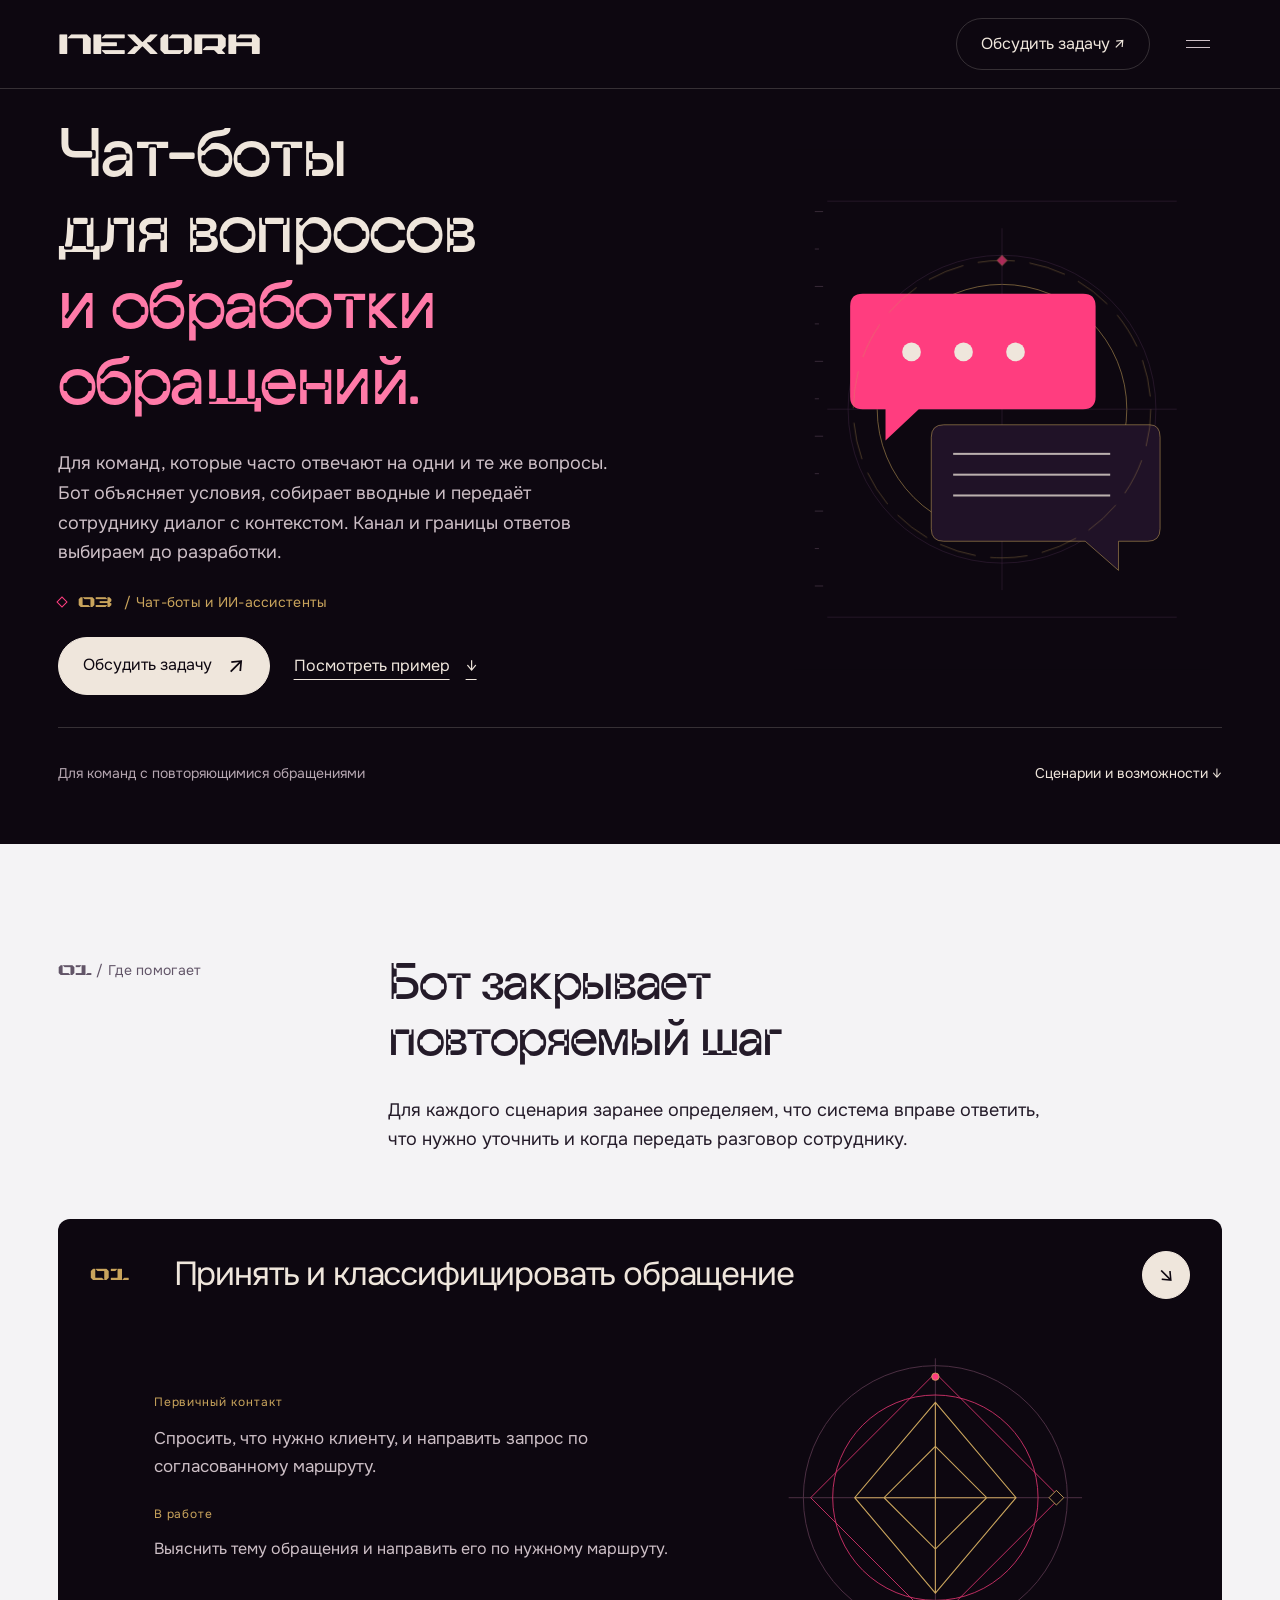
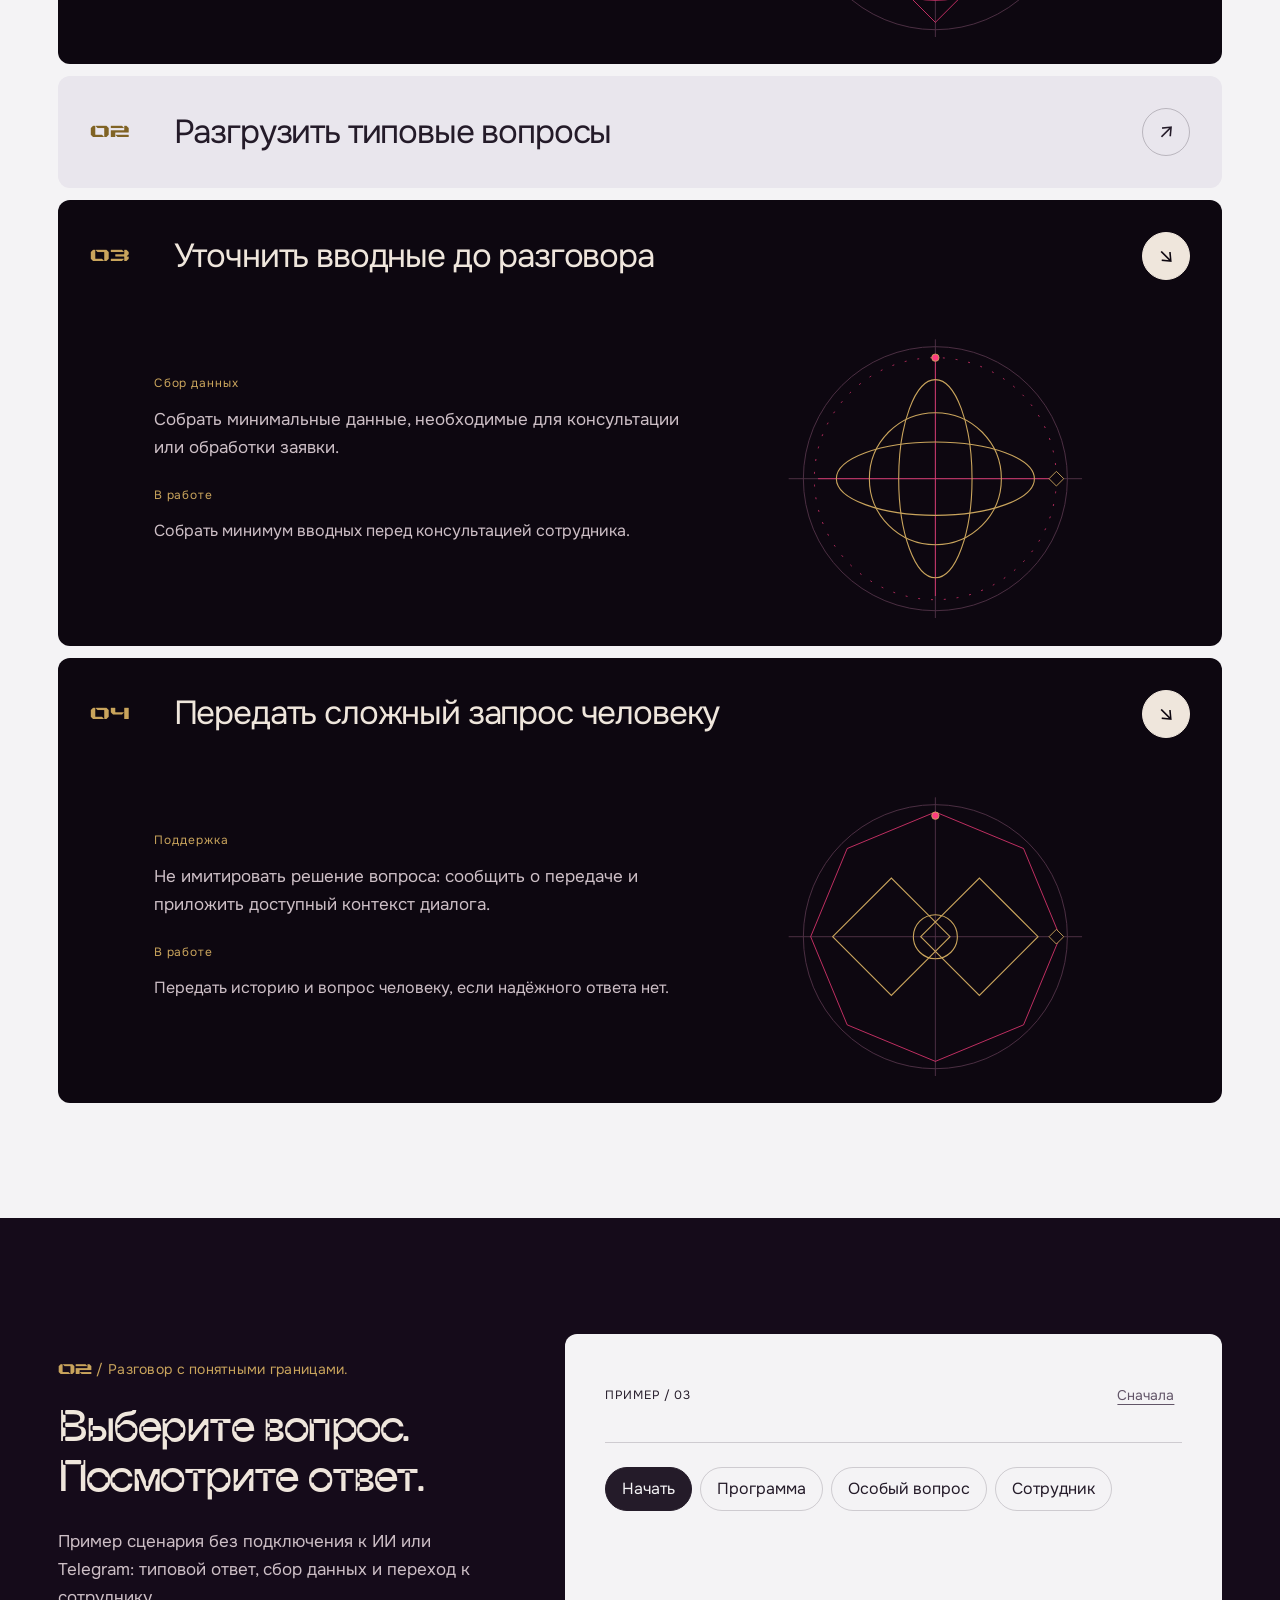
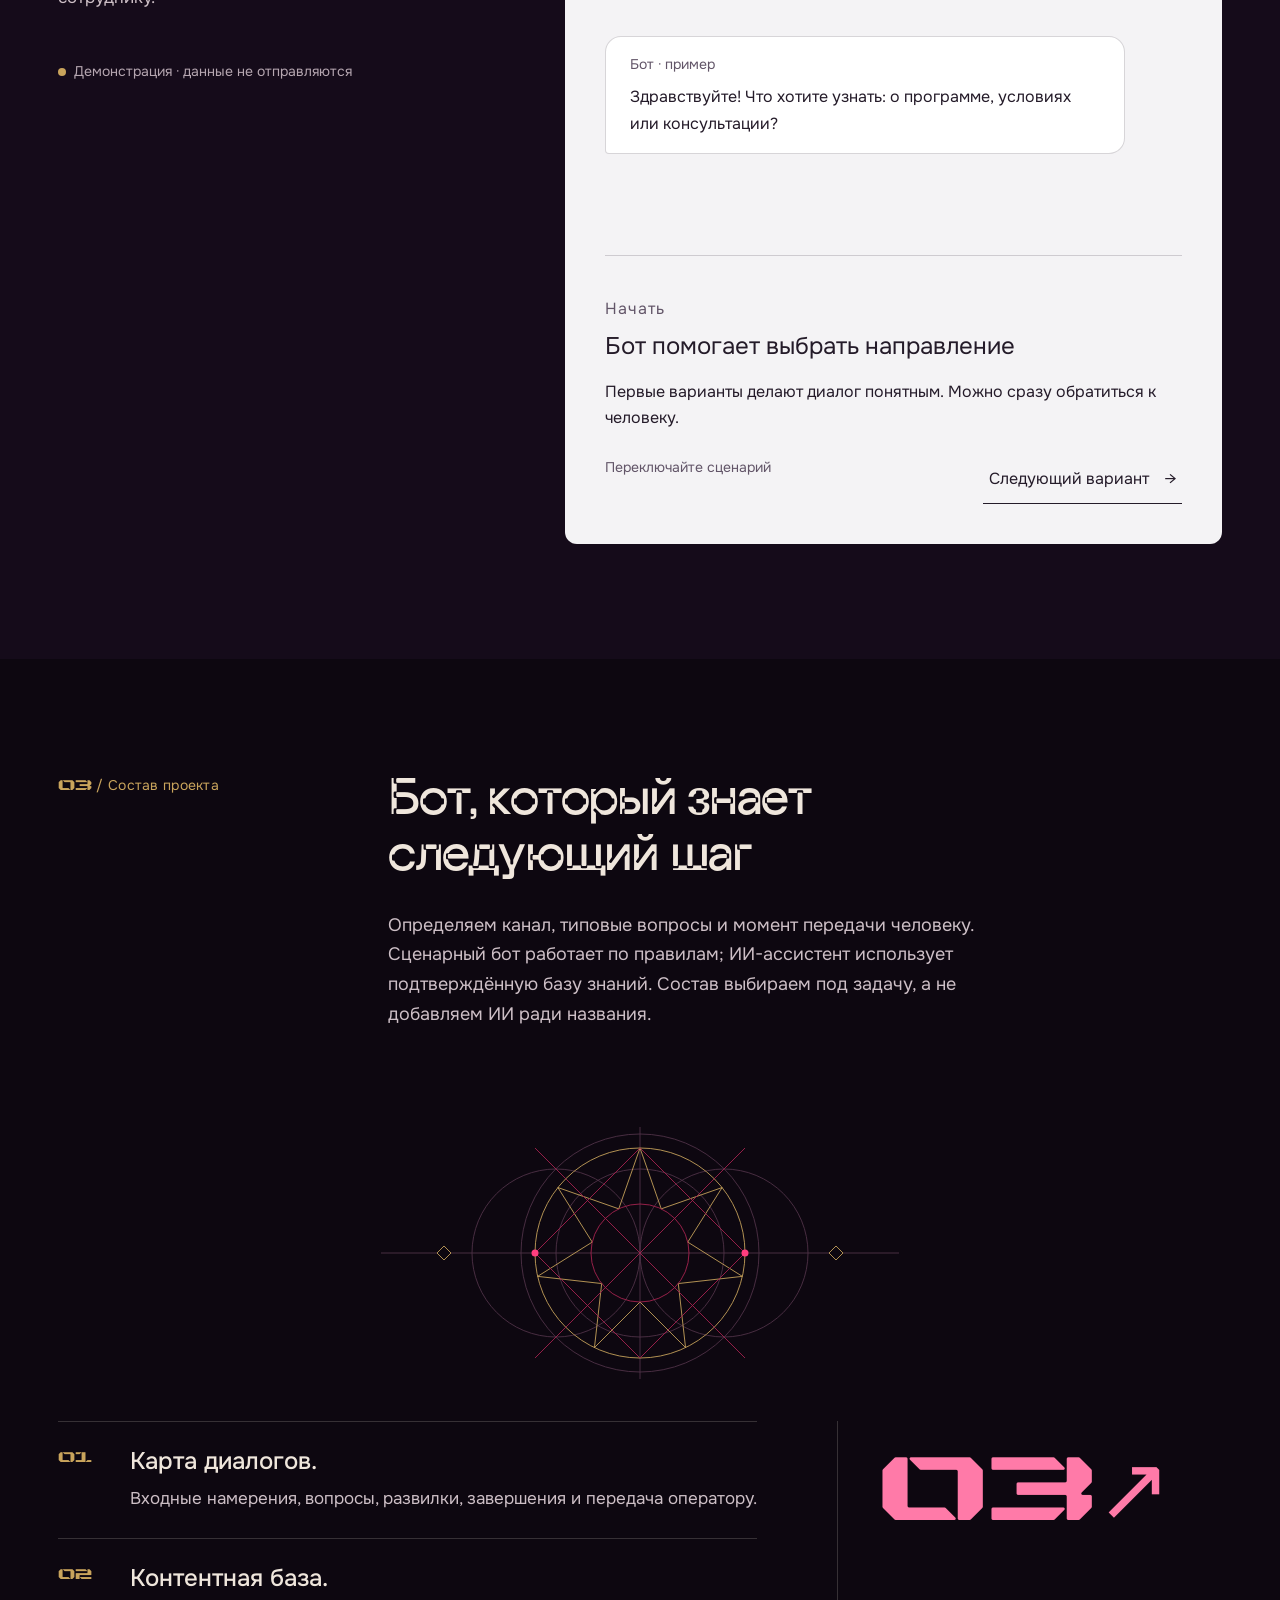
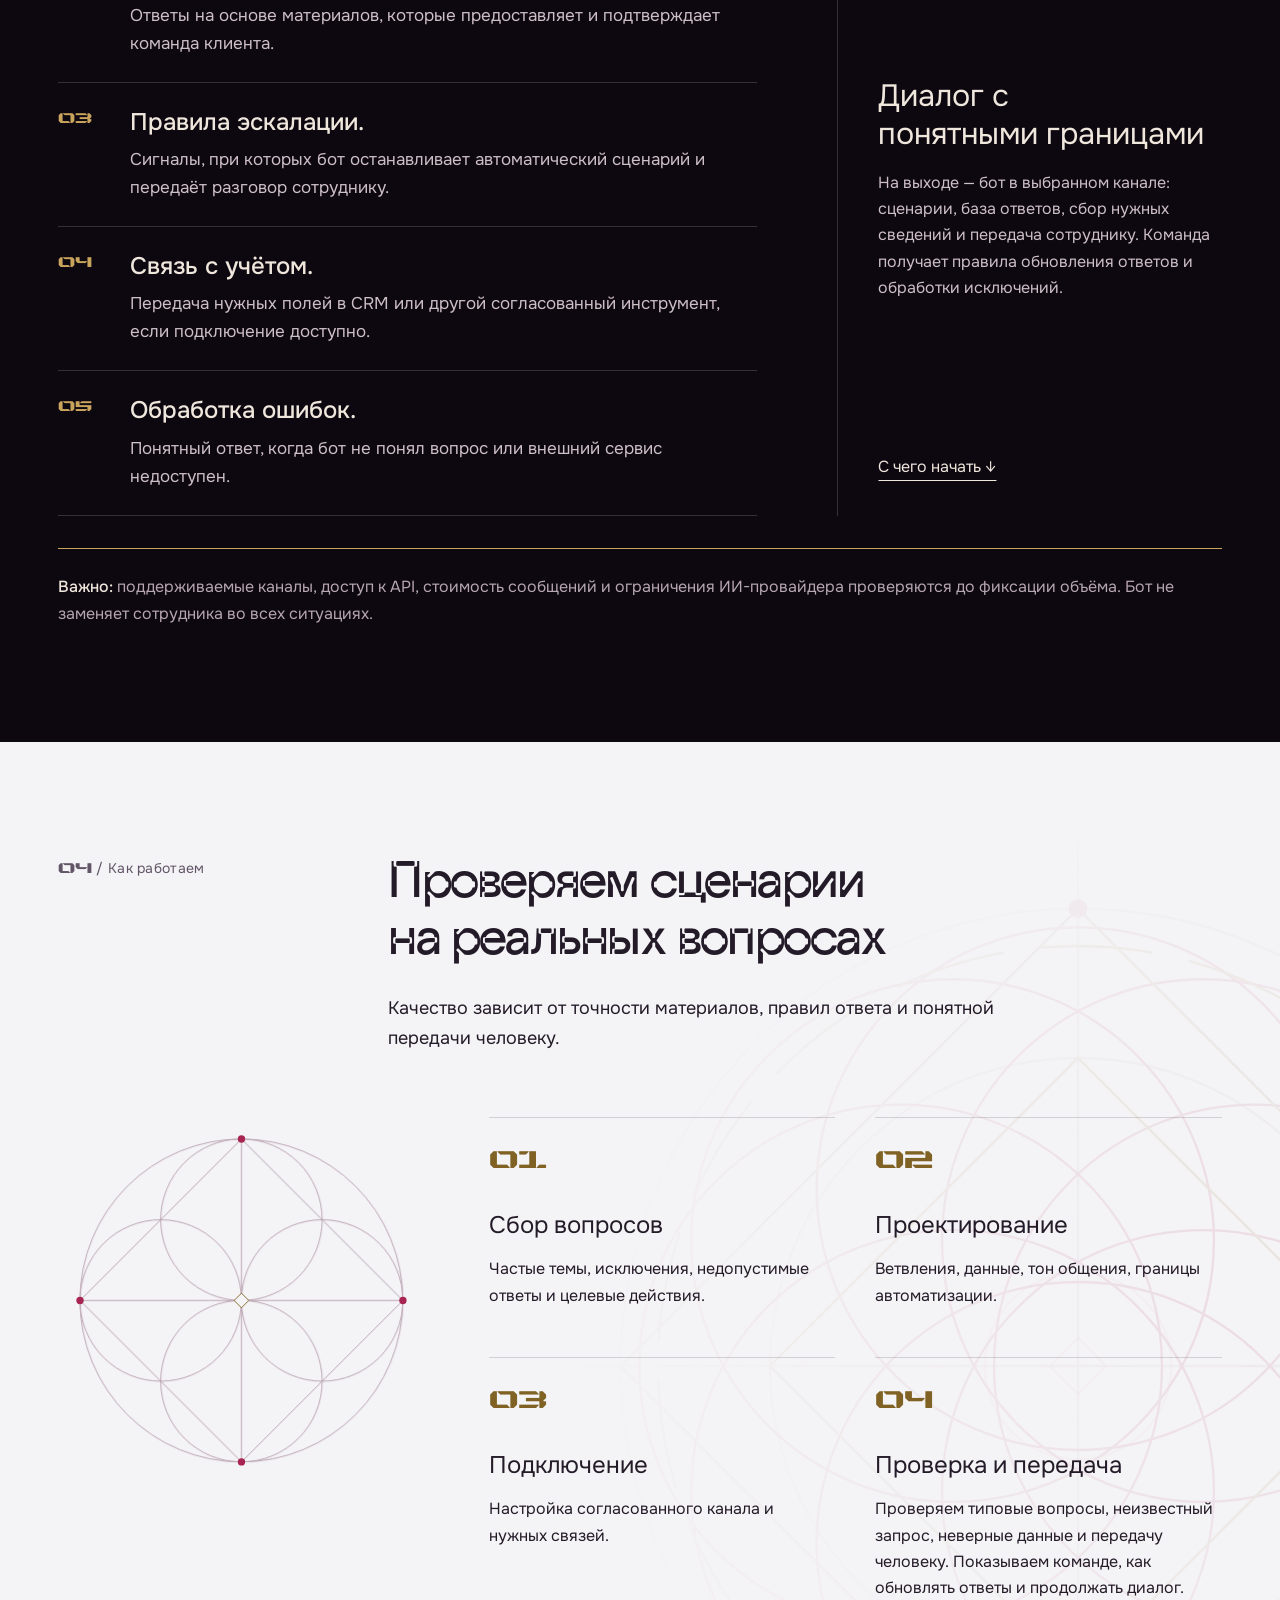
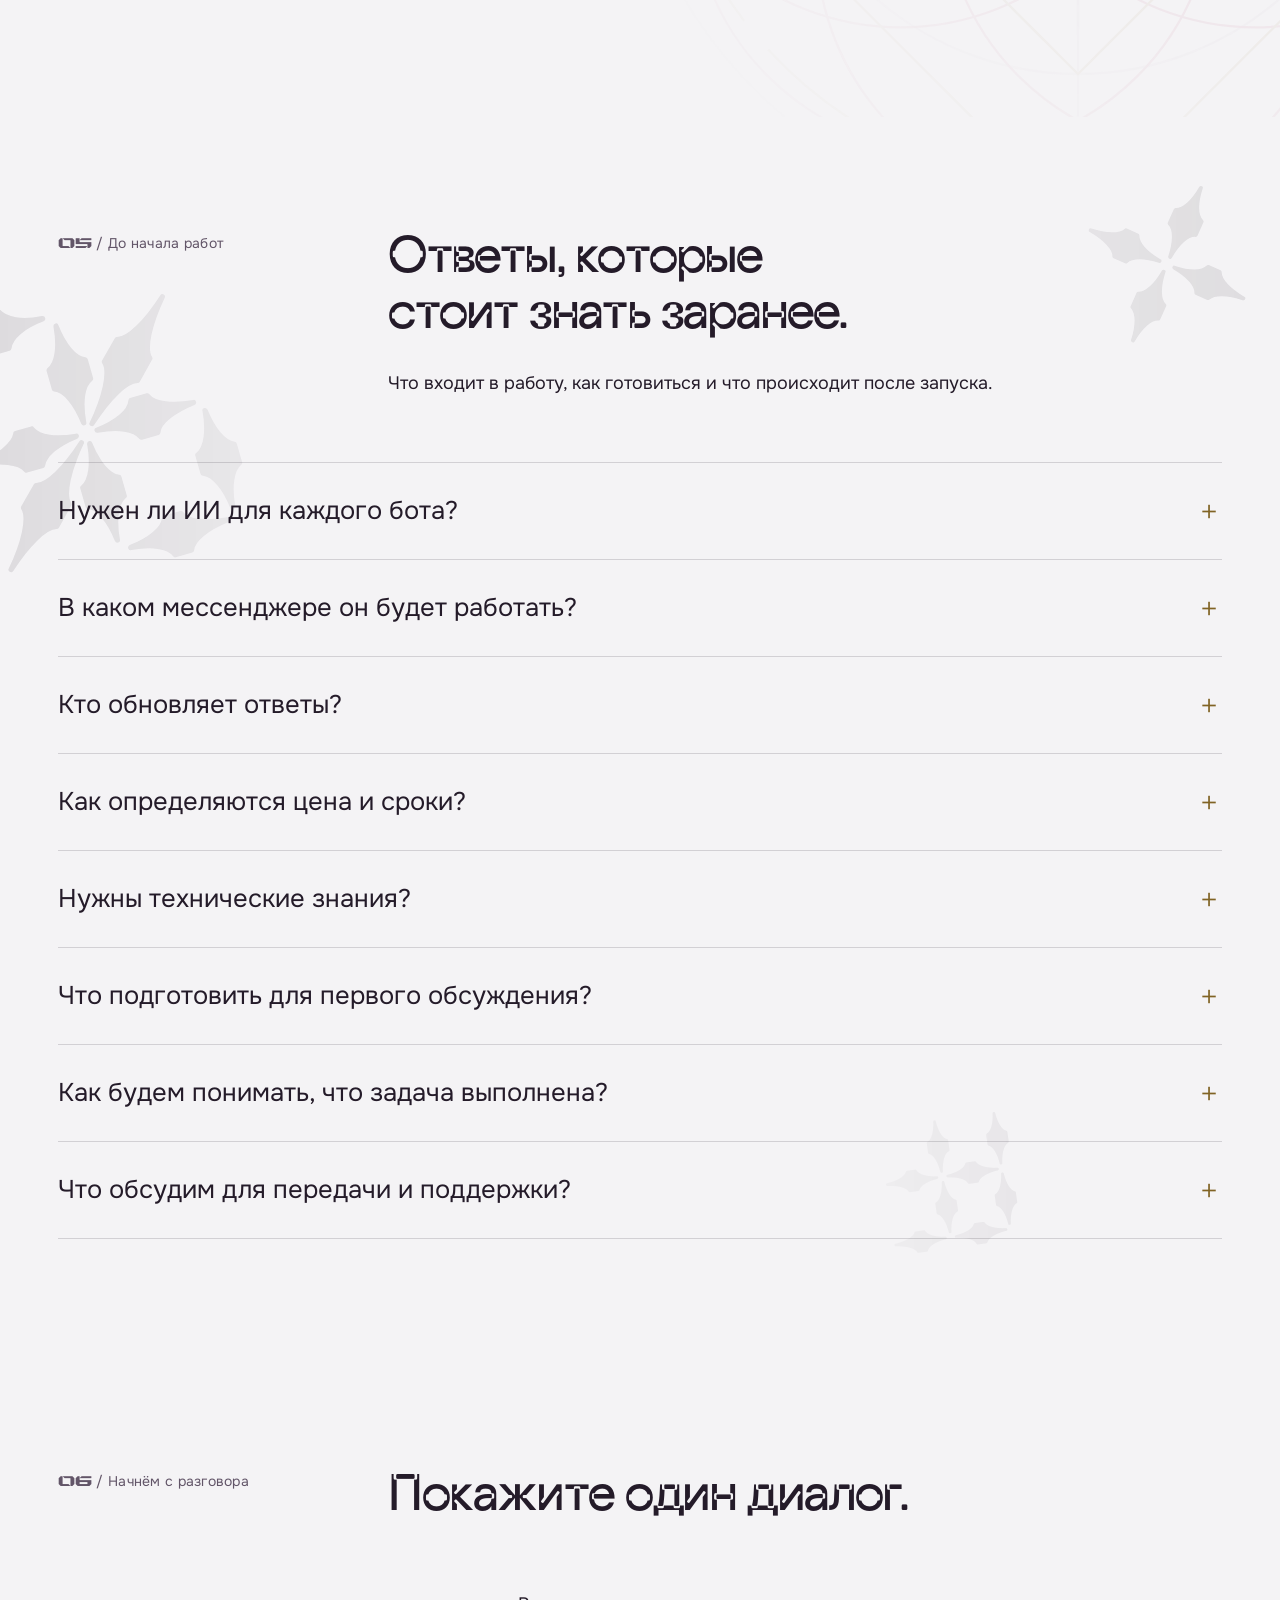
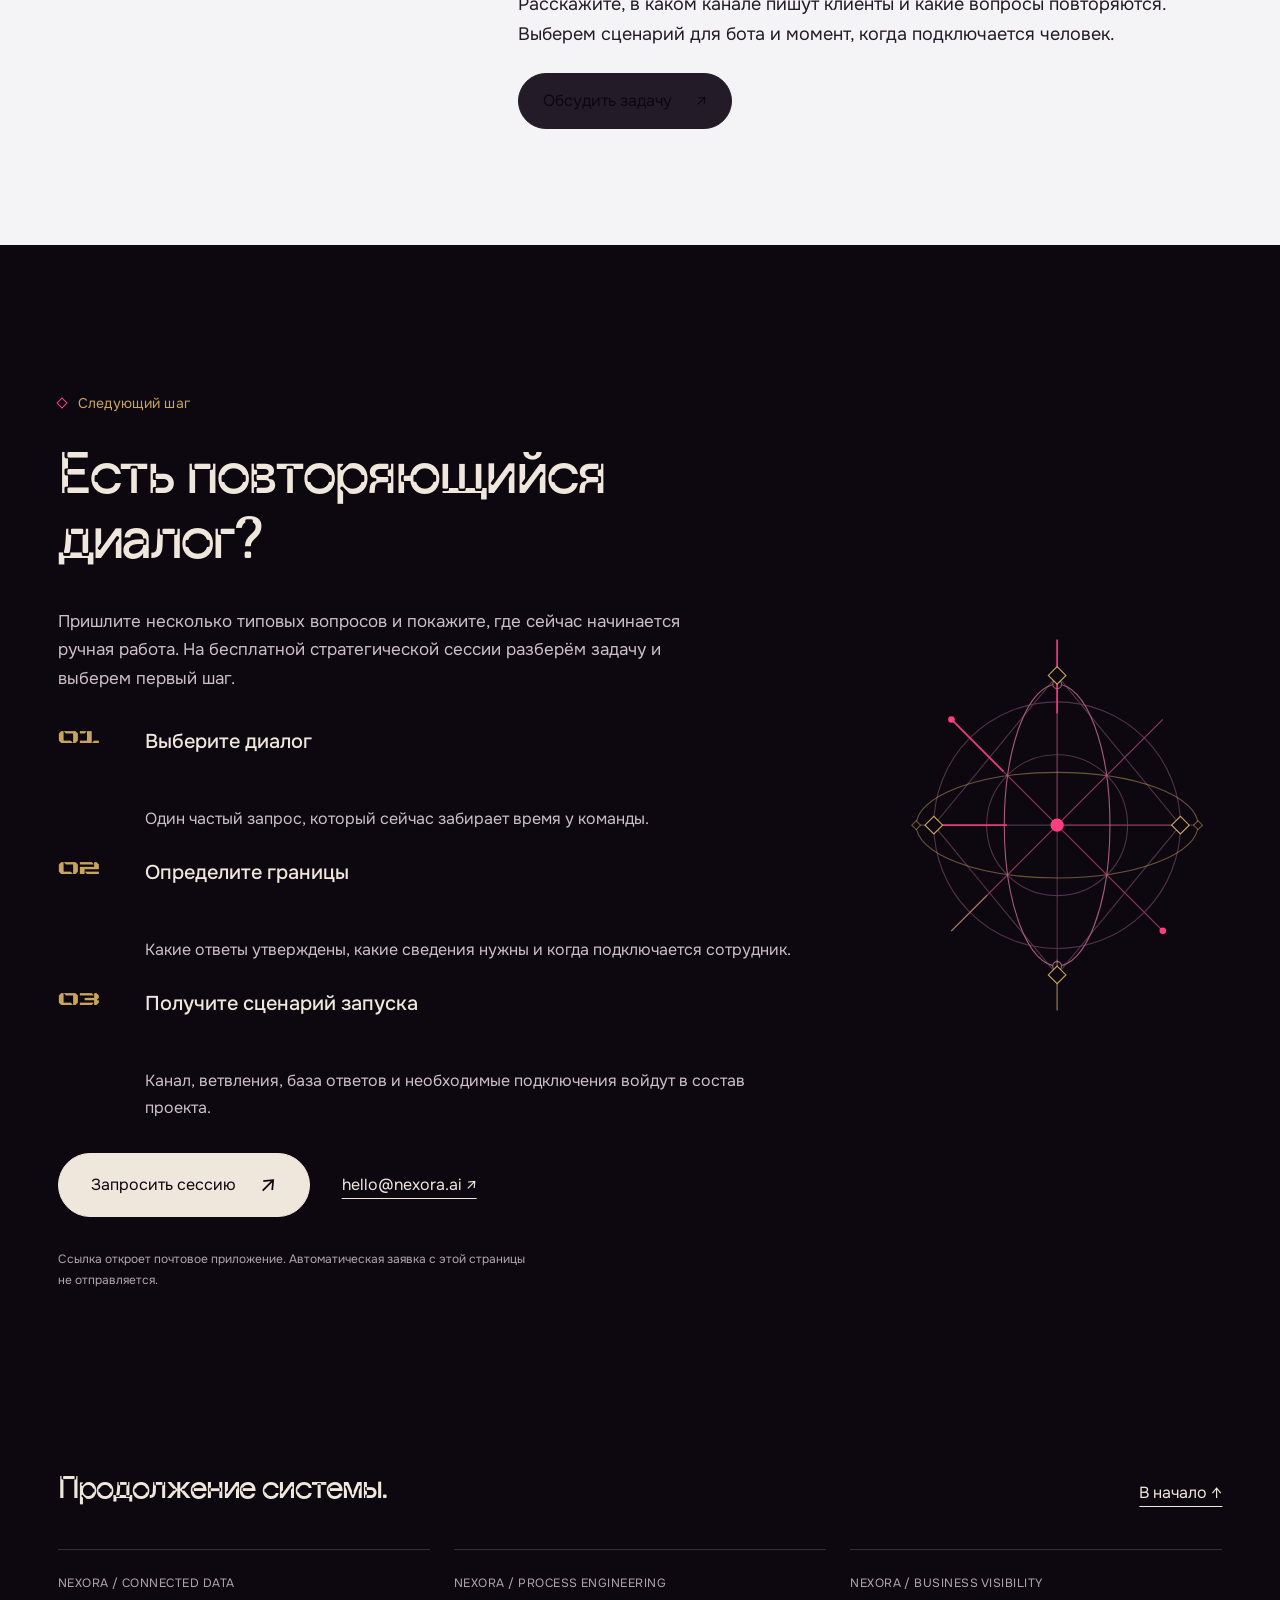
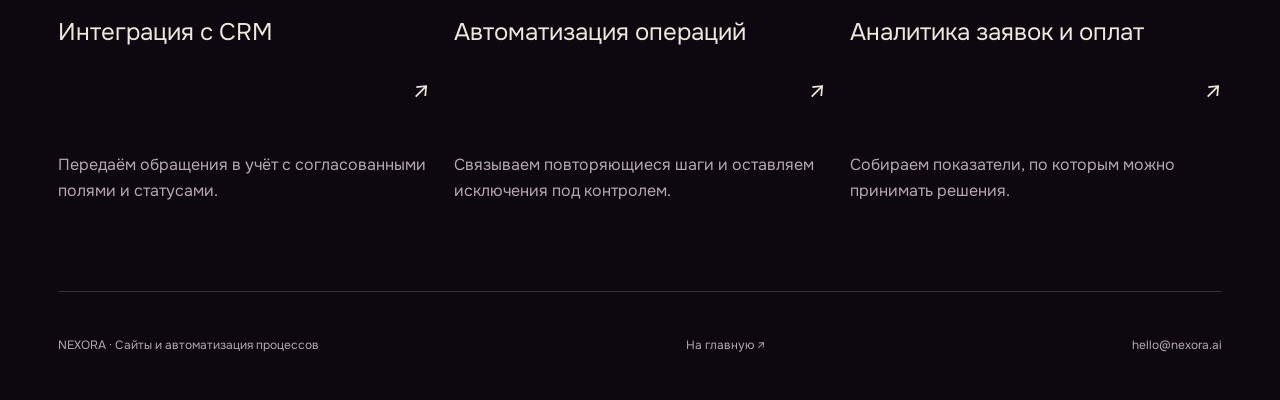
<file: services/chatbots.html>
<!doctype html>
<html lang="ru"><head><link rel="stylesheet" href="../nx-fonts.v4.css"><meta charset="utf-8"><meta name="viewport" content="width=device-width,initial-scale=1"><meta name="theme-color" content="#0d0710"><meta name="description" content="Бот отвечает на повторяющиеся вопросы, уточняет вводные и передаёт сложный запрос человеку. Сценарий и границы ответа определяем до подключения."><title>Чат-боты и ИИ-ассистенты — Nexora</title><link rel="icon" href="../assets/favicon.svg" type="image/svg+xml"><link rel="stylesheet" href="service-pages.css?v=13"><script defer src="service-pages.js?v=8"></script><link rel="stylesheet" href="../nx-navigation.css?v=9"><script defer src="../nx-navigation.js?v=6"></script></head><body data-service="chatbots">
<a class="skip" href="#main">Перейти к содержанию</a><header class="top"><div class="wrap"><div class="top-in"><a class="brand" href="../index.html" aria-label="Nexora — главная">NEXORA</a><div class="header-actions"><a class="top-contact" href="#discuss">Обсудить задачу ↗</a><button class="nx-trigger" type="button" aria-label="Открыть меню" aria-expanded="false" aria-controls="nx-navigation"><span class="nx-lines" aria-hidden="true"></span></button></div></div></div></header>
<main id="main"><section class="hero"><div class="wrap"><div class="hero-layout"><div class="hero-copy"><h1>Чат-боты для вопросов <br><em>и обработки обращений.</em></h1><p class="lead">Для команд, которые часто отвечают на одни и те же вопросы. Бот объясняет условия, собирает вводные и передаёт сотруднику диалог с контекстом. Канал и границы ответов выбираем до разработки.</p></div><figure class="hero-art"><svg role="img" aria-label="Продуктовая композиция Nexora" xmlns="http://www.w3.org/2000/svg" width="800" height="1000" viewBox="0 0 800 1000"><g class="nx-hero-core"><title>Диалоговые контуры: ответ бота и помощь человека</title><rect width="800" height="1000" fill="#0d0710"/><path d="M40 120L56 120" fill="none" stroke="#5d485b" stroke-width="1"/><path d="M40 192L48 192" fill="none" stroke="#5d485b" stroke-width="1"/><path d="M40 264L56 264" fill="none" stroke="#5d485b" stroke-width="1"/><path d="M40 336L48 336" fill="none" stroke="#5d485b" stroke-width="1"/><path d="M40 408L56 408" fill="none" stroke="#5d485b" stroke-width="1"/><path d="M40 480L48 480" fill="none" stroke="#5d485b" stroke-width="1"/><path d="M40 552L56 552" fill="none" stroke="#5d485b" stroke-width="1"/><path d="M40 624L48 624" fill="none" stroke="#5d485b" stroke-width="1"/><path d="M40 696L56 696" fill="none" stroke="#5d485b" stroke-width="1"/><path d="M40 768L48 768" fill="none" stroke="#5d485b" stroke-width="1"/><path d="M40 840L56 840" fill="none" stroke="#5d485b" stroke-width="1"/><path d="M64 100L736 100" fill="none" stroke="#3a243f" stroke-width="1"/><path d="M64 900L736 900" fill="none" stroke="#3a243f" stroke-width="1"/><circle cx="400" cy="500" r="296" fill="none" stroke="#3a243f" stroke-width="1"/><circle cx="400" cy="500" r="240" fill="none" stroke="#c9a45c" stroke-width="1"/><path d="M64 500L736 500" fill="none" stroke="#3a243f" stroke-width="1"/><path d="M400 152L400 848" fill="none" stroke="#3a243f" stroke-width="1"/><path d="M132 278H556Q580 278 580 302V476Q580 500 556 500H240L176 560V500H132Q108 500 108 476V302Q108 278 132 278Z" fill="#ff3d7f" stroke="none" stroke-width="1"/><path d="M288 530H684Q704 530 704 554V730Q704 754 680 754H624V810L560 754H288Q264 754 264 730V554Q264 530 288 530Z" fill="#201227" stroke="#c9a45c" stroke-width="1"/><circle cx="226" cy="390" r="18" fill="#efe6dc"/><circle cx="326" cy="390" r="18" fill="#efe6dc"/><circle cx="426" cy="390" r="18" fill="#efe6dc"/><path class="kinetic-line" d="M306 586L608 586" fill="none" stroke="#efe6dc" stroke-width="3"/><path class="kinetic-line" d="M306 626L608 626" fill="none" stroke="#efe6dc" stroke-width="3"/><path class="kinetic-line" d="M306 666L608 666" fill="none" stroke="#efe6dc" stroke-width="3"/></g><g class="nx-counter" fill="none" stroke="#c9a45c" stroke-width="1" opacity=".65"><circle cx="400" cy="500" r="286" stroke-dasharray="72 28"/><path d="M390 214L400 204L410 214L400 224Z" fill="#ff3d7f"/></g></svg><figcaption><span>Геометрия решения</span><span>Nexora</span></figcaption></figure><div class="hero-followup"><p class="eyebrow"><span class="diamond" aria-hidden="true"></span><span class="digits">03</span> / Чат-боты и ИИ-ассистенты</p><div class="actions"><a class="button primary" href="#discuss">Обсудить задачу <span class="arrow" aria-hidden="true">↗</span></a><a class="text-link" href="#demo">Посмотреть пример <span aria-hidden="true">↓</span></a></div></div></div><div class="hero-bottom"><span>Для команд с повторяющимися обращениями</span><a href="#scenarios">Сценарии и возможности ↓</a></div></div></section>
<section class="section paper" id="scenarios"><div class="wrap"><div class="section-head"><p class="section-index"><span class="digits">01</span> / Где помогает</p><div><h2>Бот закрывает повторяемый шаг</h2><p class="section-intro">Для каждого сценария заранее определяем, что система вправе ответить, что нужно уточнить и когда передать разговор сотруднику.</p></div></div><div class="scenario-list"><details class="scenario" open><summary><span class="scenario-number">01</span><span class="scenario-title">Принять и классифицировать обращение</span><span class="round-arrow" aria-hidden="true">↗</span></summary><div class="scenario-body"><div class="scenario-copy"><div class="od-field"><p class="meta">Первичный контакт</p><p>Спросить, что нужно клиенту, и направить запрос по согласованному маршруту.</p></div><div class="scenario-use od-field"><p class="meta">В работе</p><p>Выяснить тему обращения и направить его по нужному маршруту.</p></div></div><figure class="scenario-visual"><svg viewBox="0 0 400 320" width="400" height="320" aria-hidden="true" xmlns="http://www.w3.org/2000/svg"><g fill="none" stroke="#513348" stroke-width="1"><path d="M40 160H360M200 8V312"/><circle cx="200" cy="160" r="144"/></g><g class="nx-spin" fill="none" stroke="#ff3d7f" stroke-width="1" opacity=".8"><polygon points="200.00,24.00 336.00,160.00 200.00,296.00 64.00,160.00"/><circle cx="200" cy="160" r="112"/></g><g class="nx-breathe" fill="none" stroke="#c9a45c" stroke-width="1.2"><path d="M200 56L288 160L200 264L112 160ZM112 160H288M200 56V264M200 104L256 160L200 216L144 160Z"/></g><g class="nx-counter" fill="#ff3d7f" stroke="#c9a45c"><circle cx="200" cy="28" r="4"/><path d="M324 160L332 152L340 160L332 168Z" fill="#0d0710"/></g></svg></figure></div></details><details class="scenario" ><summary><span class="scenario-number">02</span><span class="scenario-title">Разгрузить типовые вопросы</span><span class="round-arrow" aria-hidden="true">↗</span></summary><div class="scenario-body"><div class="scenario-copy"><div class="od-field"><p class="meta">Ответы</p><p>Использовать утверждённые формулировки о продукте, расписании, условиях или процессе.</p></div><div class="scenario-use od-field"><p class="meta">В работе</p><p>Отвечать из утверждённой базы, не сочиняя расписание, цены и условия.</p></div></div><figure class="scenario-visual"><svg viewBox="0 0 400 320" width="400" height="320" aria-hidden="true" xmlns="http://www.w3.org/2000/svg"><g fill="none" stroke="#513348" stroke-width="1"><path d="M40 160H360M200 8V312"/><circle cx="200" cy="160" r="144"/></g><g class="nx-spin" fill="none" stroke="#ff3d7f" stroke-width="1" opacity=".8"><polygon points="200.00,24.00 317.78,92.00 317.78,228.00 200.00,296.00 82.22,228.00 82.22,92.00"/><circle cx="200" cy="160" r="128"/></g><g class="nx-breathe" fill="none" stroke="#c9a45c" stroke-width="1.2"><path d="M200 56L304 160L200 264L96 160ZM200 96L264 160L200 224L136 160ZM96 160H304M200 56V264"/><circle cx="200" cy="160" r="28"/></g><g class="nx-counter" fill="#ff3d7f" stroke="#c9a45c"><circle cx="200" cy="28" r="4"/><path d="M324 160L332 152L340 160L332 168Z" fill="#0d0710"/></g></svg></figure></div></details><details class="scenario" ><summary><span class="scenario-number">03</span><span class="scenario-title">Уточнить вводные до разговора</span><span class="round-arrow" aria-hidden="true">↗</span></summary><div class="scenario-body"><div class="scenario-copy"><div class="od-field"><p class="meta">Сбор данных</p><p>Собрать минимальные данные, необходимые для консультации или обработки заявки.</p></div><div class="scenario-use od-field"><p class="meta">В работе</p><p>Собрать минимум вводных перед консультацией сотрудника.</p></div></div><figure class="scenario-visual"><svg viewBox="0 0 400 320" width="400" height="320" aria-hidden="true" xmlns="http://www.w3.org/2000/svg"><g fill="none" stroke="#513348" stroke-width="1"><path d="M40 160H360M200 8V312"/><circle cx="200" cy="160" r="144"/></g><g class="nx-spin" fill="none" stroke="#ff3d7f" stroke-width="1" opacity=".8"><circle cx="200" cy="160" r="132" stroke-dasharray="2 12"/><path d="M72 160H328M200 32V288"/></g><g class="nx-breathe" fill="none" stroke="#c9a45c" stroke-width="1.2"><ellipse cx="200" cy="160" rx="108" ry="40"/><ellipse cx="200" cy="160" rx="40" ry="108"/><circle cx="200" cy="160" r="72"/></g><g class="nx-counter" fill="#ff3d7f" stroke="#c9a45c"><circle cx="200" cy="28" r="4"/><path d="M324 160L332 152L340 160L332 168Z" fill="#0d0710"/></g></svg></figure></div></details><details class="scenario" ><summary><span class="scenario-number">04</span><span class="scenario-title">Передать сложный запрос человеку</span><span class="round-arrow" aria-hidden="true">↗</span></summary><div class="scenario-body"><div class="scenario-copy"><div class="od-field"><p class="meta">Поддержка</p><p>Не имитировать решение вопроса: сообщить о передаче и приложить доступный контекст диалога.</p></div><div class="scenario-use od-field"><p class="meta">В работе</p><p>Передать историю и вопрос человеку, если надёжного ответа нет.</p></div></div><figure class="scenario-visual"><svg viewBox="0 0 400 320" width="400" height="320" aria-hidden="true" xmlns="http://www.w3.org/2000/svg"><g fill="none" stroke="#513348" stroke-width="1"><path d="M40 160H360M200 8V312"/><circle cx="200" cy="160" r="144"/></g><g class="nx-spin" fill="none" stroke="#ff3d7f" stroke-width="1" opacity=".8"><polygon points="200.00,24.00 296.17,63.83 336.00,160.00 296.17,256.17 200.00,296.00 103.83,256.17 64.00,160.00 103.83,63.83"/></g><g class="nx-breathe" fill="none" stroke="#c9a45c" stroke-width="1.2"><path d="M88 160L152 96L216 160L152 224ZM184 160L248 96L312 160L248 224Z"/><circle cx="200" cy="160" r="24"/></g><g class="nx-counter" fill="#ff3d7f" stroke="#c9a45c"><circle cx="200" cy="28" r="4"/><path d="M324 160L332 152L340 160L332 168Z" fill="#0d0710"/></g></svg></figure></div></details></div></div></section>
<section class="demo-section" id="demo"><div class="wrap"><div class="demo-shell"><div class="demo-explainer"><p class="section-index"><span class="digits">02</span> / Разговор с понятными границами.</p><h2>Выберите вопрос. Посмотрите ответ.</h2><p>Пример сценария без подключения к ИИ или Telegram: типовой ответ, сбор данных и переход к сотруднику.</p><p class="demo-mark">Демонстрация · данные не отправляются</p></div><div class="demo-panel" data-demo><div class="demo-toolbar"><span class="mono">ПРИМЕР / 03</span><button type="button" class="reset" data-reset>Сначала</button></div><div class="demo-tabs" role="group" aria-label="Выберите вопрос. Посмотрите ответ."><button type="button" data-state="0" aria-pressed="true">Начать</button><button type="button" data-state="1" aria-pressed="false">Программа</button><button type="button" data-state="2" aria-pressed="false">Особый вопрос</button><button type="button" data-state="3" aria-pressed="false">Сотрудник</button></div><div class="demo-visual" data-demo-visual><div class="bubble "><span class="bubble-who">Бот · пример</span><p>Здравствуйте! Что хотите узнать: о программе, условиях или консультации?</p></div></div><div class="demo-caption"><p class="meta" data-demo-label>Начать</p><h3 data-demo-title>Бот помогает выбрать направление</h3><p data-demo-text>Первые варианты делают диалог понятным. Можно сразу обратиться к человеку.</p></div><div class="demo-actions"><span class="demo-hint">Переключайте сценарий</span><button type="button" class="demo-next" data-next>Следующий вариант <span aria-hidden="true">→</span></button></div><p class="sr-only" role="status" aria-live="polite" aria-atomic="true" data-status></p><noscript><p class="demo-hint">Показан первый пример. Для переключения включите JavaScript. Состав услуги доступен ниже.</p></noscript><script type="application/json">[{"tab":"Начать","label":"Начать","title":"Бот помогает выбрать направление","text":"Первые варианты делают диалог понятным. Можно сразу обратиться к человеку.","visual":"\u003cdiv class=\"bubble \">\u003cspan class=\"bubble-who\">Бот · пример\u003c/span>\u003cp>Здравствуйте! Что хотите узнать: о программе, условиях или консультации?\u003c/p>\u003c/div>"},{"tab":"Программа","label":"Программа","title":"Ответ из утверждённых материалов","text":"В проекте используются реальные данные бизнеса. Здесь нет выдуманного прайса.","visual":"\u003cdiv class=\"bubble you\">\u003cspan class=\"bubble-who\">Посетитель\u003c/span>\u003cp>Хочу узнать о программе.\u003c/p>\u003c/div>\u003cdiv class=\"bubble \">\u003cspan class=\"bubble-who\">Бот · пример\u003c/span>\u003cp>Уточните направление и удобный формат. Передам выбор менеджеру для актуальных условий.\u003c/p>\u003c/div>"},{"tab":"Особый вопрос","label":"Особый вопрос","title":"Нет ответа — нет фантазии","text":"Сведений недостаточно: сценарий передаёт вопрос команде.","visual":"\u003cdiv class=\"bubble you\">\u003cspan class=\"bubble-who\">Посетитель\u003c/span>\u003cp>Можно изменить условия программы?\u003c/p>\u003c/div>\u003cdiv class=\"bubble \">\u003cspan class=\"bubble-who\">Бот · пример\u003c/span>\u003cp>Это нужно обсудить с сотрудником. Передам запрос вместе с контекстом.\u003c/p>\u003c/div>"},{"tab":"Сотрудник","label":"Сотрудник","title":"Человек продолжает разговор","text":"Правила передачи и ответственный согласуются отдельно. Здесь ничего не отправляется.","visual":"\u003cdiv class=\"node od-field active\">\u003cspan class=\"node-title\">Сценарий остановлен\u003c/span>\u003cspan class=\"node-note\">Запрос на консультацию\u003c/span>\u003c/div>\u003cdiv class=\"node od-field \">\u003cspan class=\"node-title\">Контекст для сотрудника\u003c/span>\u003cspan class=\"node-note\">Тема · история вопроса · согласованный контакт\u003c/span>\u003c/div>"}]</script></div></div></div></section>
<section class="section" id="scope"><div class="wrap"><div class="section-head"><p class="section-index"><span class="digits">03</span> / Состав проекта</p><div><h2>Бот, который знает следующий шаг</h2><p class="section-intro">Определяем канал, типовые вопросы и момент передачи человеку. Сценарный бот работает по правилам; ИИ-ассистент использует подтверждённую базу знаний. Состав выбираем под задачу, а не добавляем ИИ ради названия.</p></div></div><figure class="scope-ornament" aria-hidden="true"><svg xmlns="http://www.w3.org/2000/svg" width="640" height="320" viewBox="0 0 640 320"><g fill="none" stroke="#513348" stroke-width="1"><path d="M24 160H616M320 16V304"/><circle cx="320" cy="160" r="136"/><circle cx="320" cy="160" r="96"/><circle cx="224" cy="160" r="96"/><circle cx="416" cy="160" r="96"/></g><g class="sacred-part nx-spin" fill="none" stroke="#c9a45c" stroke-width="1"><polygon points="320,40 344.3,109.55 413.82,85.18 374.6,147.54 436.99,186.7 363.78,194.92 372.07,268.12 320,216 267.93,268.12 276.22,194.92 203.01,186.7 265.4,147.54 226.18,85.18 295.7,109.55"/><circle cx="320" cy="160" r="120"/></g><g class="sacred-part nx-spin" fill="none" stroke="#a82451" stroke-width="1"><path d="M320 40L440 160L320 280L200 160ZM200 40L440 280M440 40L200 280"/><circle cx="320" cy="160" r="56"/></g><g class="sacred-control nx-breathe" fill="#ff3d7f"><circle cx="200" cy="160" r="4"/><circle cx="440" cy="160" r="4"/></g><g class="sacred-control nx-breathe" fill="#0d0710" stroke="#c9a45c"><path d="M88 160L96 152L104 160L96 168ZM536 160L544 152L552 160L544 168Z"/></g></svg></figure><div class="scope-grid"><ul class="list"><li><div><strong>Карта диалогов.</strong> Входные намерения, вопросы, развилки, завершения и передача оператору.</div></li><li><div><strong>Контентная база.</strong> Ответы на основе материалов, которые предоставляет и подтверждает команда клиента.</div></li><li><div><strong>Правила эскалации.</strong> Сигналы, при которых бот останавливает автоматический сценарий и передаёт разговор сотруднику.</div></li><li><div><strong>Связь с учётом.</strong> Передача нужных полей в CRM или другой согласованный инструмент, если подключение доступно.</div></li><li><div><strong>Обработка ошибок.</strong> Понятный ответ, когда бот не понял вопрос или внешний сервис недоступен.</div></li></ul><aside class="scope-aside"><span class="scope-symbol" aria-hidden="true">03↗</span><div><h3>Диалог с понятными границами</h3><p>На выходе — бот в выбранном канале: сценарии, база ответов, сбор нужных сведений и передача сотруднику. Команда получает правила обновления ответов и обработки исключений.</p></div><a class="text-link" href="#brief">С чего начать ↓</a></aside></div><div class="note"><strong>Важно:</strong> поддерживаемые каналы, доступ к API, стоимость сообщений и ограничения ИИ-провайдера проверяются до фиксации объёма. Бот не заменяет сотрудника во всех ситуациях.</div></div></section>
<section class="section paper" id="process"><figure class="process-backdrop" aria-hidden="true"><svg width="480" height="480" viewBox="0 0 480 480" aria-hidden="true" xmlns="http://www.w3.org/2000/svg"><g fill="none" stroke="#bfb0bf" stroke-width="1"><circle cx="240" cy="240" r="196"/><path d="M240 16V464M16 240H464"/><circle cx="240" cy="240" r="132"/></g><g class="nx-counter" fill="none" stroke="#a82451" stroke-width="1"><circle cx="316" cy="240" r="112"/><circle cx="293.7401153701776" cy="293.7401153701776" r="112"/><circle cx="240" cy="316" r="112"/><circle cx="186.2598846298224" cy="293.7401153701776" r="112"/><circle cx="164" cy="240" r="112"/><circle cx="186.25988462982238" cy="186.2598846298224" r="112"/><circle cx="240" cy="164" r="112"/><circle cx="293.7401153701776" cy="186.25988462982238" r="112"/></g><g class="nx-spin" fill="none" stroke="#8d6c25" stroke-width="1"><path d="M240 44L436 240L240 436L44 240ZM240 108L372 240L240 372L108 240Z"/><circle cx="240" cy="240" r="180" stroke-dasharray="48 16"/></g><g class="nx-breathe" fill="none" stroke="#a82451"><circle cx="240" cy="240" r="40"/><path d="M228 240L240 228L252 240L240 252Z"/></g><g class="nx-spin" fill="#a82451"><circle cx="240" cy="44" r="4"/><circle cx="436" cy="240" r="4"/></g></svg></figure><div class="wrap"><div class="section-head"><p class="section-index"><span class="digits">04</span> / Как работаем</p><div><h2>Проверяем сценарии на реальных вопросах</h2><p class="section-intro">Качество зависит от точности материалов, правил ответа и понятной передачи человеку.</p></div></div><div class="process-stage"><figure class="process-ornament" aria-label="Геометрия связанного процесса"><svg xmlns="http://www.w3.org/2000/svg" viewBox="0 0 400 400" width="400" height="400" role="img" aria-label="Четыре этапа связаны в единую систему"><g class="ornament-pulse" fill="none" stroke="#b7a0ae" stroke-width="1"><circle cx="200" cy="200" r="176"/><circle cx="200" cy="112" r="88"/><circle cx="112" cy="200" r="88"/><circle cx="288" cy="200" r="88"/><circle cx="200" cy="288" r="88"/><path d="M200 24L376 200L200 376L24 200ZM24 200H376M200 24V376"/></g><g fill="#a82451"><circle cx="200" cy="24" r="4"/><circle cx="376" cy="200" r="4"/><circle cx="200" cy="376" r="4"/><circle cx="24" cy="200" r="4"/></g><path d="M192 200L200 192L208 200L200 208Z" fill="#f4f3f5" stroke="#806324"/></svg></figure><div class="steps"><article class="phase"><h3>Сбор вопросов</h3><p>Частые темы, исключения, недопустимые ответы и целевые действия.</p></article><article class="phase"><h3>Проектирование</h3><p>Ветвления, данные, тон общения, границы автоматизации.</p></article><article class="phase"><h3>Подключение</h3><p>Настройка согласованного канала и нужных связей.</p></article><article class="phase"><h3>Проверка и передача</h3><p>Проверяем типовые вопросы, неизвестный запрос, неверные данные и передачу человеку. Показываем команде, как обновлять ответы и продолжать диалог.</p></article></div></div></div></section>
<section class="section paper" id="questions"><div class="section-ornaments" aria-hidden="true"><span class="background-glyph background-glyph-1">%</span><span class="background-glyph background-glyph-2">+</span><span class="background-glyph background-glyph-3">#</span></div><div class="wrap"><div class="section-head"><p class="section-index"><span class="digits">05</span> / До начала работ</p><div><h2>Ответы, которые<br>стоит знать заранее.</h2><p class="section-intro">Что входит в работу, как готовиться и что происходит после запуска.</p></div></div><div class="faq-list"><details class="faq"><summary>Нужен ли ИИ для каждого бота?</summary><p>Нет. Для предсказуемых маршрутов бывает достаточно сценарного бота. ИИ рассматриваем там, где он полезен, с правилами ответа и передачи человеку.</p></details><details class="faq"><summary>В каком мессенджере он будет работать?</summary><p>Канал выбираем под аудиторию и доступное подключение. API, аккаунты, лимиты и стоимость сообщений проверяются до начала работ.</p></details><details class="faq"><summary>Кто обновляет ответы?</summary><p>Назначаем владельца базы и порядок обновления. Редактирование, инструкции и сопровождение входят в обсуждение объёма.</p></details><details class="faq"><summary>Как определяются цена и сроки?</summary><p>Стоимость и сроки определяются после согласования состава работ. В предложении отдельно указываются разработка, внешние сервисы, сопровождение и обучение. Фиксированной цены на любой объём нет.</p></details><details class="faq"><summary>Нужны технические знания?</summary><p>Никаких для первого обсуждения. Вы объясняете задачу и правила работы; мы разбираем техническую часть, подключения и нужные доступы. Перед запуском показываем сотрудникам, как пользоваться решением.</p></details><details class="faq"><summary>Что подготовить для первого обсуждения?</summary><p>Подойдут примеры частых вопросов, утверждённые ответы и описание момента, когда подключается сотрудник. Переписку лучше показать без персональных данных.</p></details><details class="faq"><summary>Как будем понимать, что задача выполнена?</summary><p>Проверяем типовые вопросы, неизвестный запрос, неверные данные и передачу человеку. Показываем команде, как обновлять ответы и продолжать диалог.</p></details><details class="faq"><summary>Что обсудим для передачи и поддержки?</summary><p>До начала работ фиксируем исходники, доступы, инструкции и обучение, которые входят в передачу. Дальнейшее сопровождение обсуждается отдельно: задачи, ответственный, период и стоимость.</p></details></div></div></section>
<section class="section paper" id="brief"><div class="wrap"><div class="section-head"><p class="section-index"><span class="digits">06</span> / Начнём с разговора</p><div><h2>Покажите один диалог.</h2></div></div><div class="brief-invitation"><p>Расскажите, в каком канале пишут клиенты и какие вопросы повторяются. Выберем сценарий для бота и момент, когда подключается человек.</p><a class="button primary" href="#discuss">Обсудить задачу <span aria-hidden="true">↗</span></a></div></div></section>
<section class="cta" id="discuss"><div class="wrap"><div class="cta-layout"><div><p class="eyebrow"><span class="diamond" aria-hidden="true"></span>Следующий шаг</p><h2>Есть повторяющийся диалог?</h2><p>Пришлите несколько типовых вопросов и покажите, где сейчас начинается ручная работа. На бесплатной стратегической сессии разберём задачу и выберем первый шаг.</p><ol class="contact-path"><li><span class="digits">01</span><div class="od-field"><strong>Выберите диалог</strong><p>Один частый запрос, который сейчас забирает время у команды.</p></div></li><li><span class="digits">02</span><div class="od-field"><strong>Определите границы</strong><p>Какие ответы утверждены, какие сведения нужны и когда подключается сотрудник.</p></div></li><li><span class="digits">03</span><div class="od-field"><strong>Получите сценарий запуска</strong><p>Канал, ветвления, база ответов и необходимые подключения войдут в состав проекта.</p></div></li></ol><div class="cta-actions"><a class="button primary" href="mailto:hello@nexora.ai?subject=Nexora%20%2F%20%D0%A7%D0%B0%D1%82-%D0%B1%D0%BE%D1%82%D1%8B%20%D0%B8%20%D0%98%D0%98-%D0%B0%D1%81%D1%81%D0%B8%D1%81%D1%82%D0%B5%D0%BD%D1%82%D1%8B&body=1.%20%D0%93%D0%B4%D0%B5%20%D0%BA%D0%BB%D0%B8%D0%B5%D0%BD%D1%82%D1%8B%20%D0%BF%D0%B8%D1%88%D1%83%D1%82%20%D0%B2%D0%B0%D0%BC%3F%0A2.%20%D0%9A%D0%B0%D0%BA%D0%B8%D0%B5%20%D0%B2%D0%BE%D0%BF%D1%80%D0%BE%D1%81%D1%8B%20%D0%B7%D0%B0%D0%B4%D0%B0%D1%8E%D1%82%20%D1%87%D0%B0%D1%89%D0%B5%20%D0%B2%D1%81%D0%B5%D0%B3%D0%BE%3F%0A3.%20%D0%9A%D0%B0%D0%BA%D0%B8%D0%B5%20%D0%BE%D1%82%D0%B2%D0%B5%D1%82%D1%8B%20%D1%83%D0%B6%D0%B5%20%D1%83%D1%82%D0%B2%D0%B5%D1%80%D0%B6%D0%B4%D0%B5%D0%BD%D1%8B%3F%0A4.%20%D0%9A%D0%B0%D0%BA%D0%B8%D0%B5%20%D0%B4%D0%B0%D0%BD%D0%BD%D1%8B%D0%B5%20%D0%BD%D1%83%D0%B6%D0%BD%D1%8B%20%D0%B4%D0%BE%20%D0%BA%D0%BE%D0%BD%D1%81%D1%83%D0%BB%D1%8C%D1%82%D0%B0%D1%86%D0%B8%D0%B8%3F%0A5.%20%D0%9A%D1%82%D0%BE%20%D0%BF%D1%80%D0%B8%D0%BD%D0%B8%D0%BC%D0%B0%D0%B5%D1%82%20%D0%BD%D0%B5%D1%81%D1%82%D0%B0%D0%BD%D0%B4%D0%B0%D1%80%D1%82%D0%BD%D1%8B%D0%B5%20%D0%BE%D0%B1%D1%80%D0%B0%D1%89%D0%B5%D0%BD%D0%B8%D1%8F%3F%0A%0A%D0%9E%D1%82%D0%B2%D0%B5%D1%82%D1%8B%3A%0A">Запросить сессию <span class="arrow" aria-hidden="true">↗</span></a><a class="text-link" href="mailto:hello@nexora.ai?subject=Nexora%20%2F%20%D0%A7%D0%B0%D1%82-%D0%B1%D0%BE%D1%82%D1%8B%20%D0%B8%20%D0%98%D0%98-%D0%B0%D1%81%D1%81%D0%B8%D1%81%D1%82%D0%B5%D0%BD%D1%82%D1%8B">hello@nexora.ai ↗</a></div><p class="meta">Ссылка откроет почтовое приложение. Автоматическая заявка с этой страницы не отправляется.</p></div><figure class="cta-art" aria-hidden="true"><svg xmlns="http://www.w3.org/2000/svg" width="300" height="400" viewBox="0 0 300 400"><g fill="none" stroke="#513348" stroke-width="1"><path d="M150 32V368M22 200H278M54 104L246 296M54 296L246 104M150 64L262 200L150 336L38 200Z"/><circle cx="150" cy="200" r="112"/><circle cx="150" cy="200" r="64"/></g><g class="contact-orbit" fill="none" stroke="#c9a45c" stroke-opacity=".5" stroke-width="1"><ellipse cx="150" cy="200" rx="128" ry="48"/><path d="M18 200L22 196L26 200L22 204ZM274 200L278 196L282 200L278 204Z" fill="#0d0710"/></g><g class="contact-orbit contact-orbit-reverse" fill="none" stroke="#a85b76" stroke-width="1"><ellipse cx="150" cy="200" rx="48" ry="128"/><circle cx="150" cy="72" r="4" fill="#0d0710"/><circle cx="150" cy="328" r="4" fill="#0d0710"/></g><g fill="none" stroke="#ff3d7f" stroke-opacity=".35"><path d="M54 104L150 200L246 104M54 296L150 200L246 296M150 64V200L262 200"/></g><g fill="none"><path class="cta-signal" pathLength="1" d="M150 32V200L246 296M54 104L150 200L246 104M38 200H150V336"/><path class="cta-signal cta-signal-secondary" pathLength="1" d="M54 296L150 200L150 64M150 368V200H278"/></g><g fill="#0d0710" stroke="#c9a45c"><path d="M150 56L158 64L150 72L142 64ZM254 200L262 192L270 200L262 208ZM150 328L158 336L150 344L142 336ZM30 200L38 192L46 200L38 208Z"/></g><g fill="#ff3d7f"><circle class="cta-node" cx="150" cy="200" r="6"/><circle cx="54" cy="104" r="3"/><circle cx="246" cy="296" r="3"/></g></svg></figure></div></div></section>
<section class="related"><div class="wrap"><div class="related-head"><h2>Продолжение системы.</h2><a class="text-link" href="#main">В начало ↑</a></div><nav class="related-links" aria-label="Другие услуги Nexora"><a class="related-link od-tile" href="crm-integration.html"><span class="meta">NEXORA / CONNECTED DATA</span><b>Интеграция с CRM</b><span class="related-arrow" aria-hidden="true">↗</span><p class="related-explain">Передаём обращения в учёт с согласованными полями и статусами.</p></a><a class="related-link od-tile" href="process-automation.html"><span class="meta">NEXORA / PROCESS ENGINEERING</span><b>Автоматизация операций</b><span class="related-arrow" aria-hidden="true">↗</span><p class="related-explain">Связываем повторяющиеся шаги и оставляем исключения под контролем.</p></a><a class="related-link od-tile" href="analytics.html"><span class="meta">NEXORA / BUSINESS VISIBILITY</span><b>Аналитика заявок и оплат</b><span class="related-arrow" aria-hidden="true">↗</span><p class="related-explain">Собираем показатели, по которым можно принимать решения.</p></a></nav></div></section></main>
<footer class="wrap"><div class="foot"><span>NEXORA · Сайты и автоматизация процессов</span><a href="../index.html">На главную ↗</a><a href="mailto:hello@nexora.ai">hello@nexora.ai</a></div></footer></body></html>
</file>
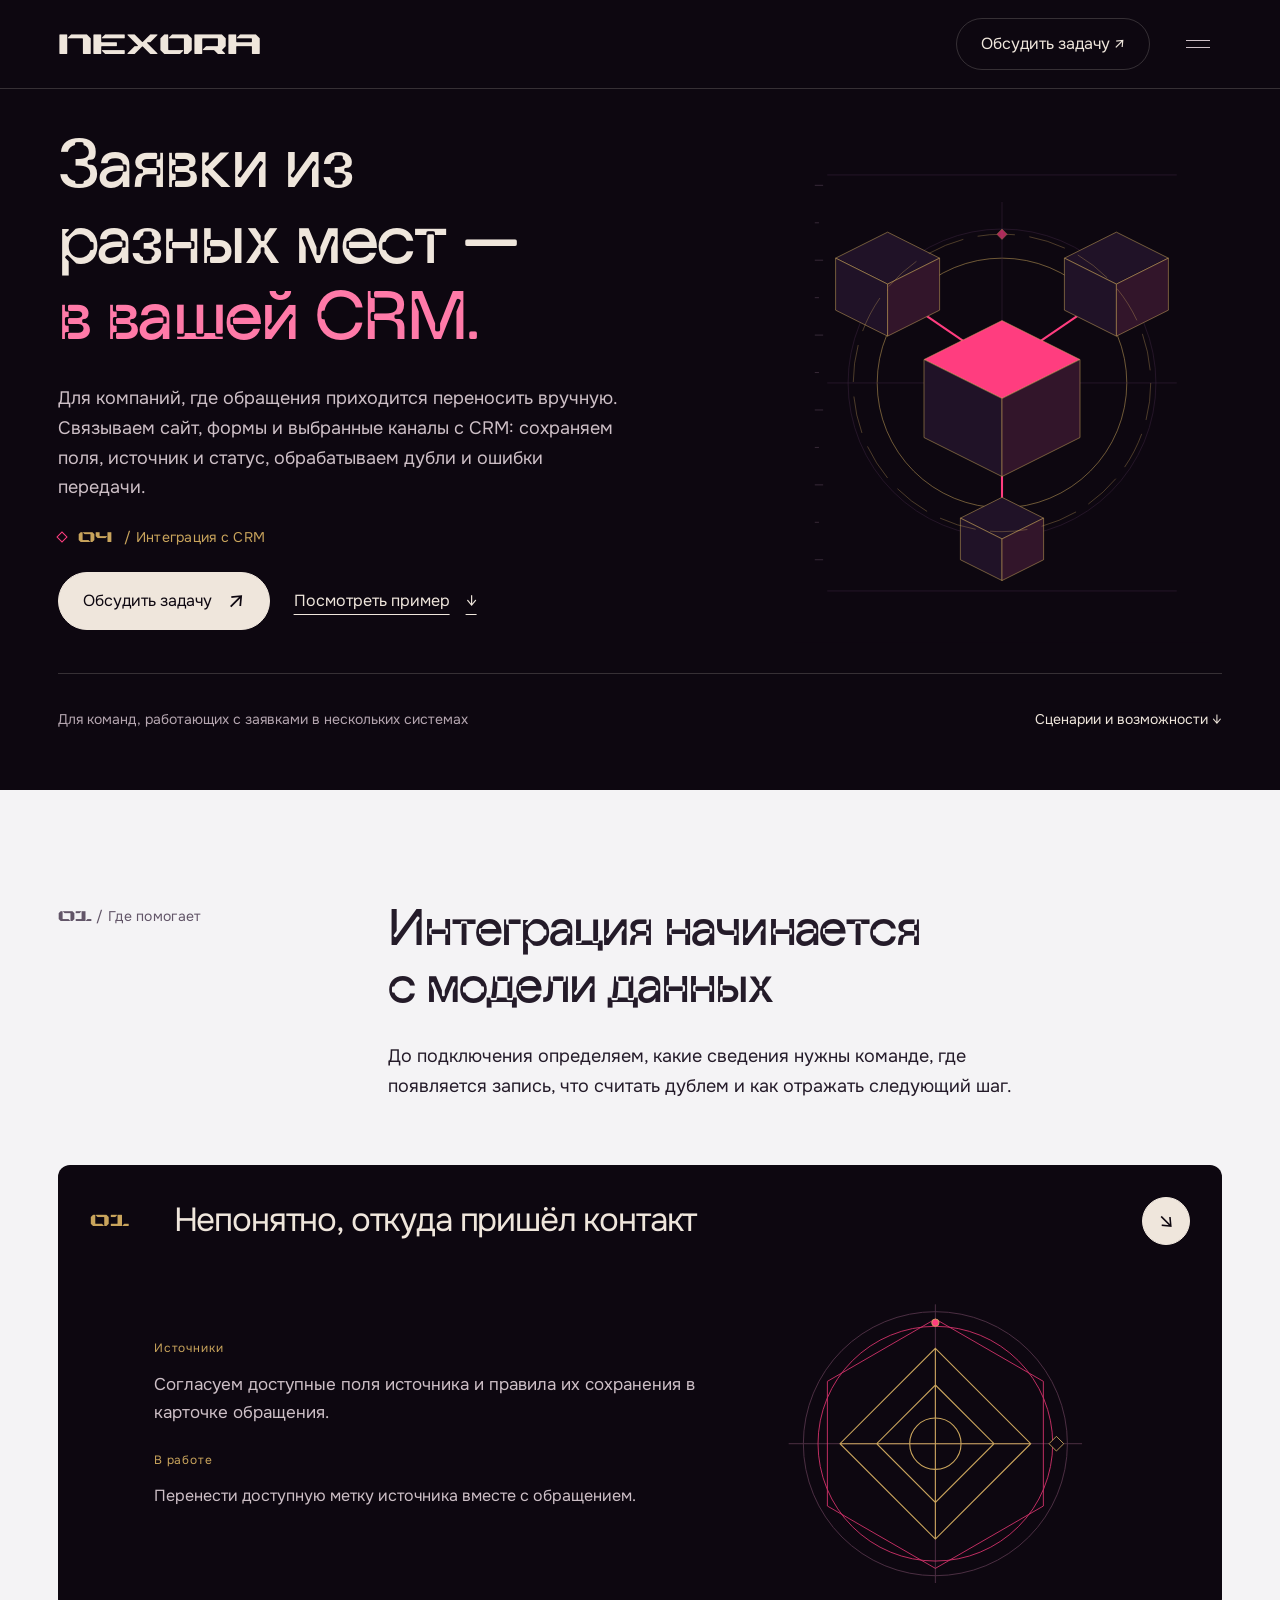
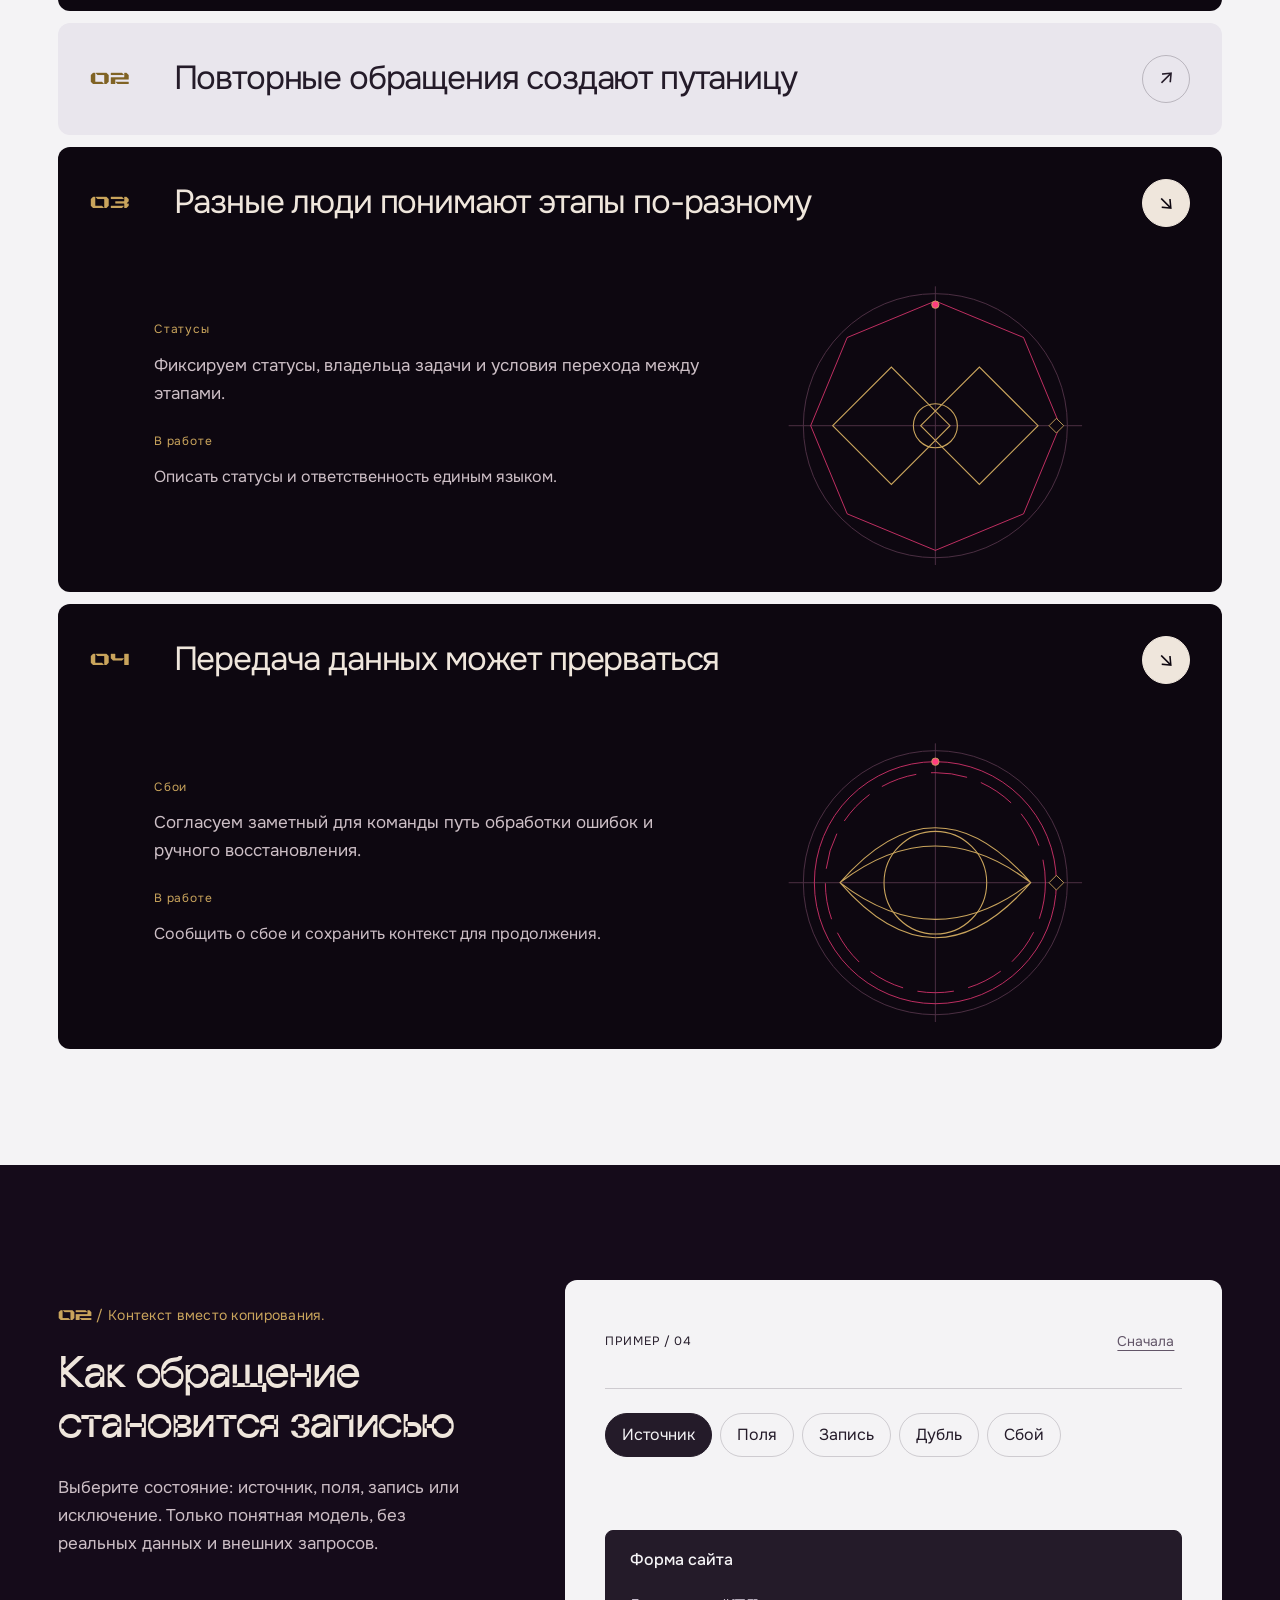
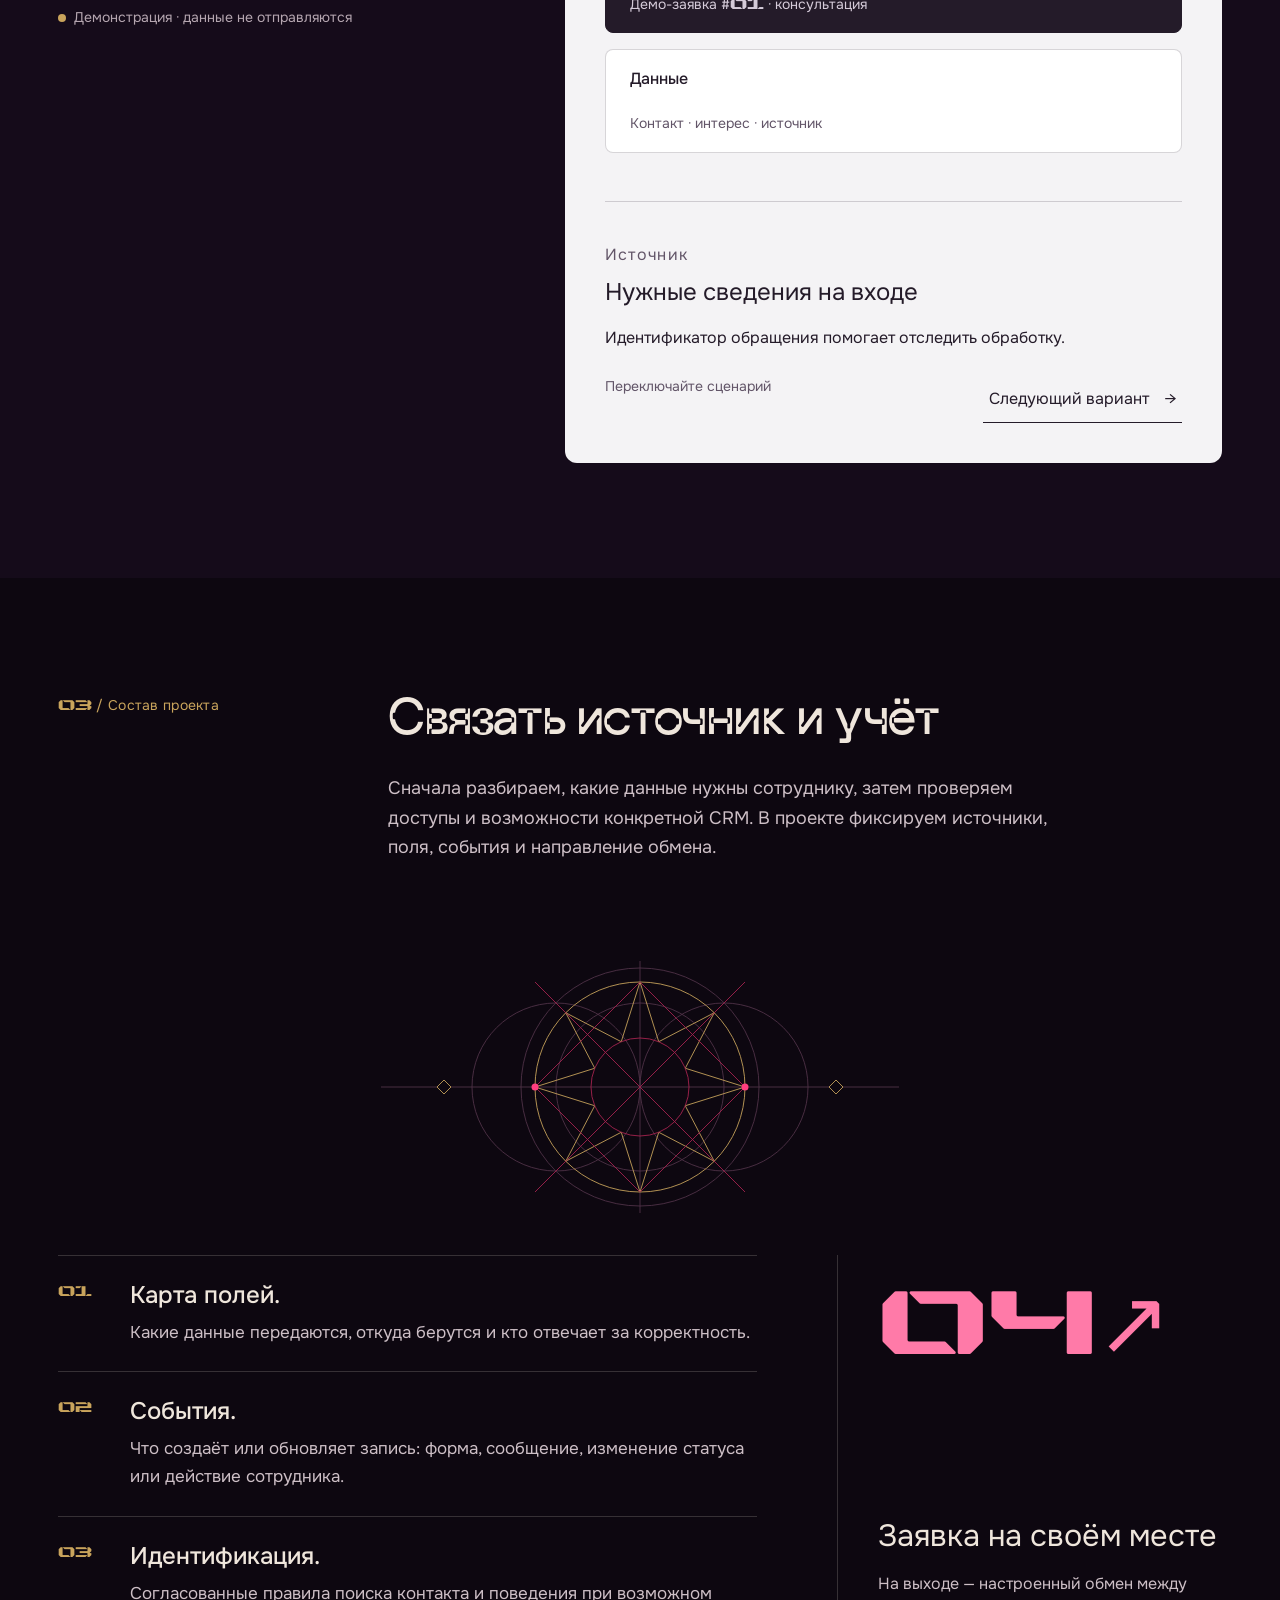
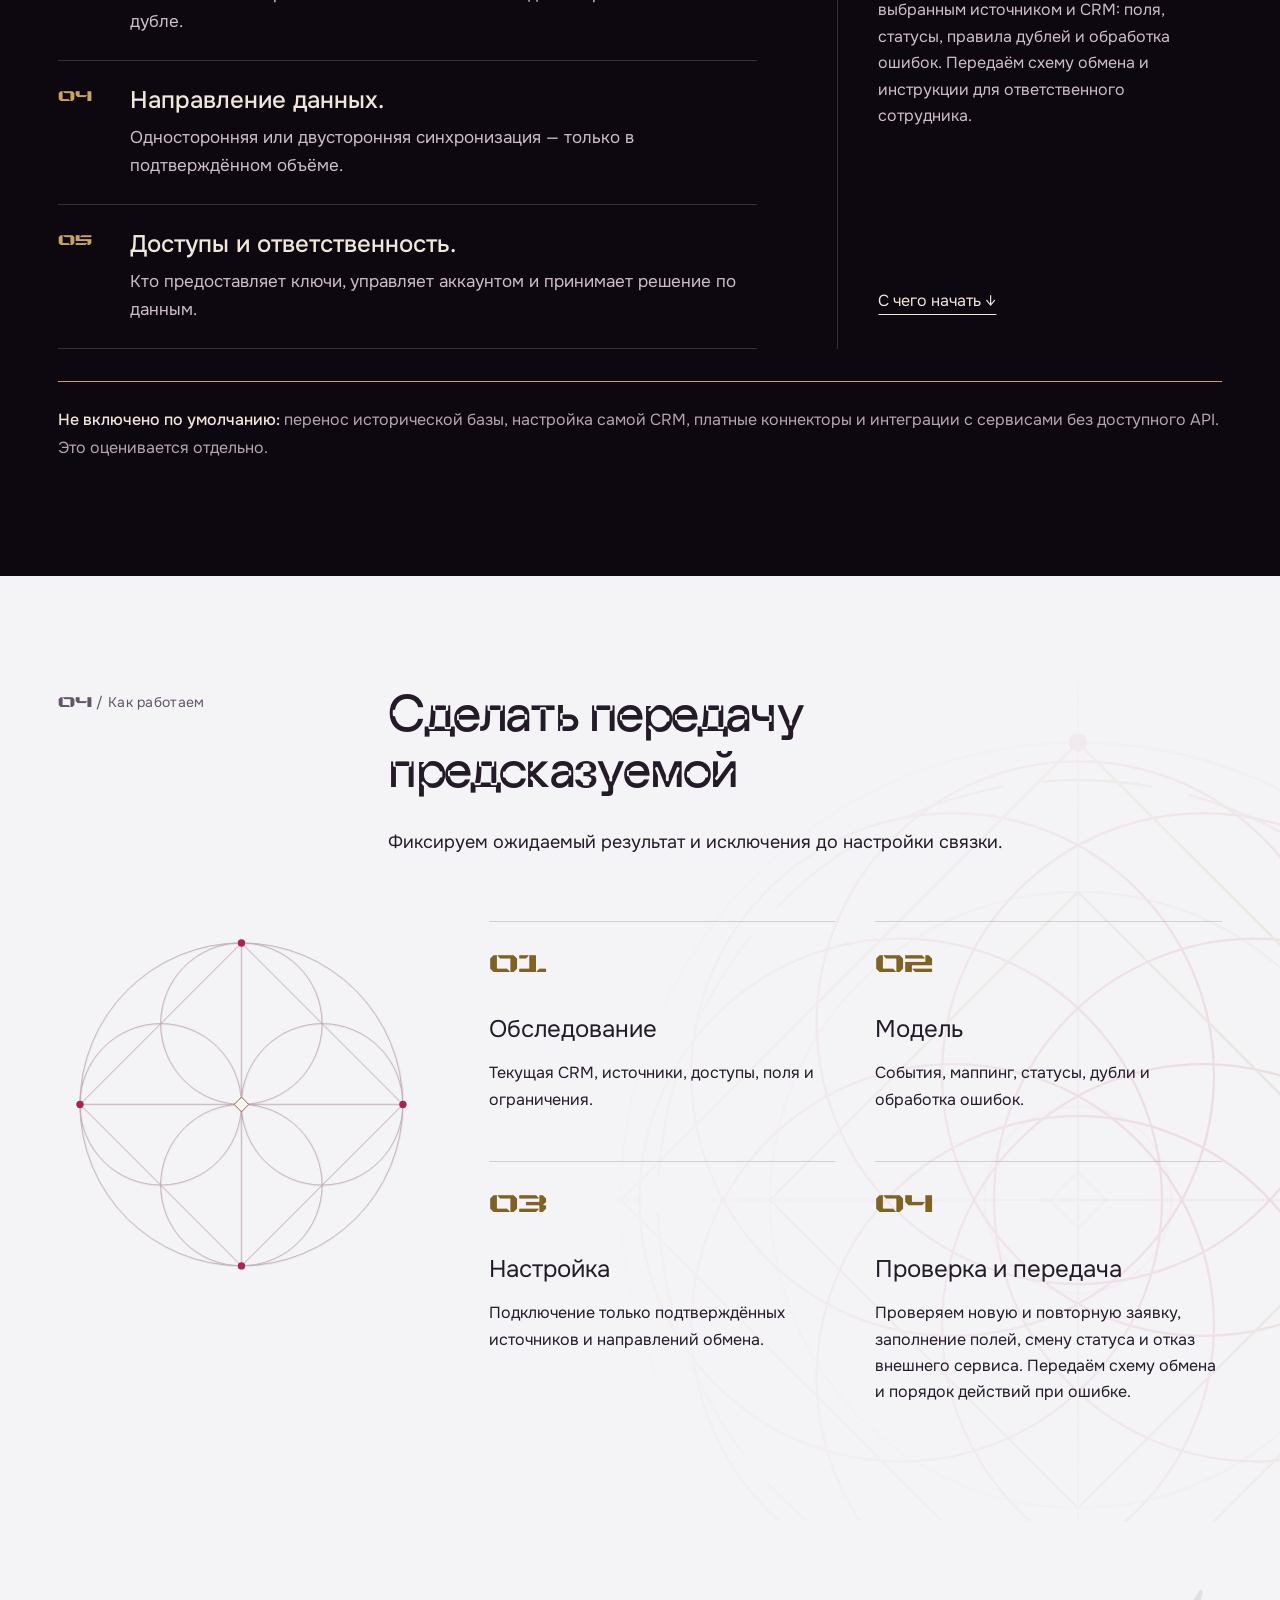
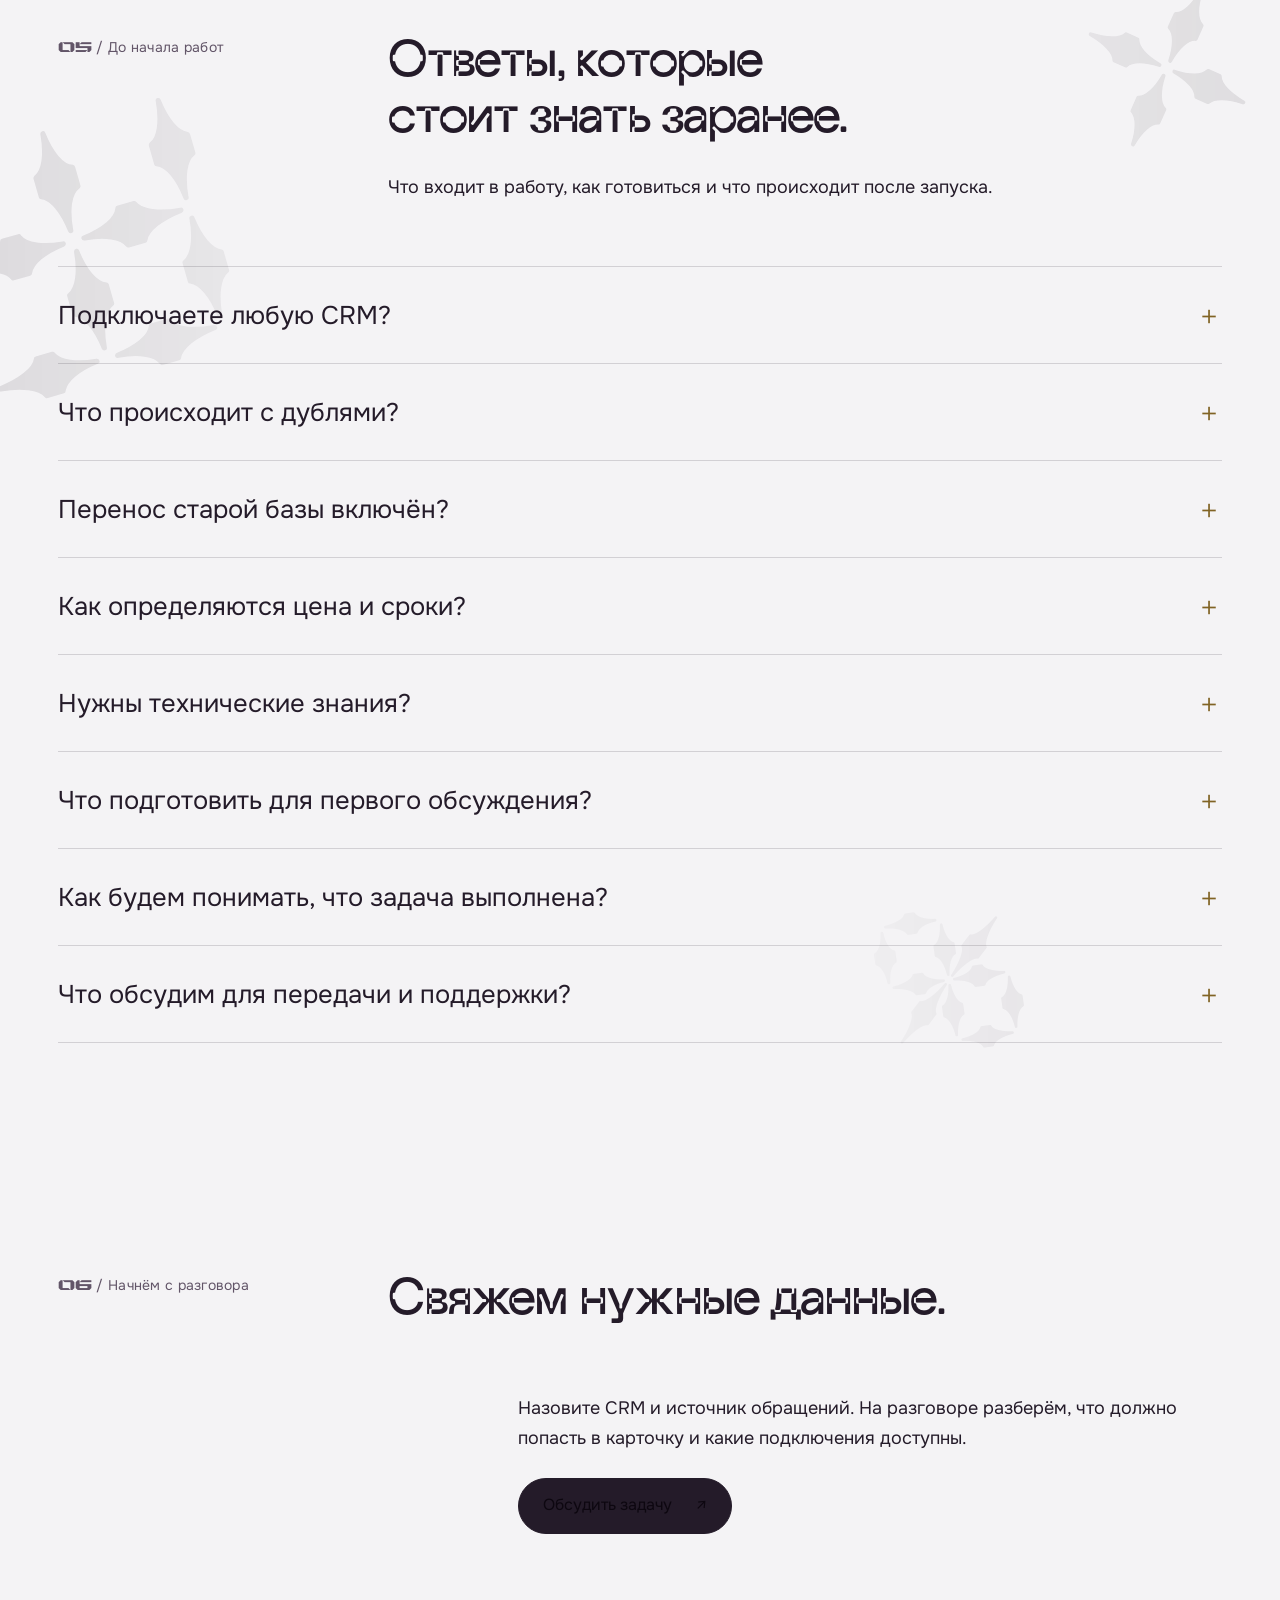
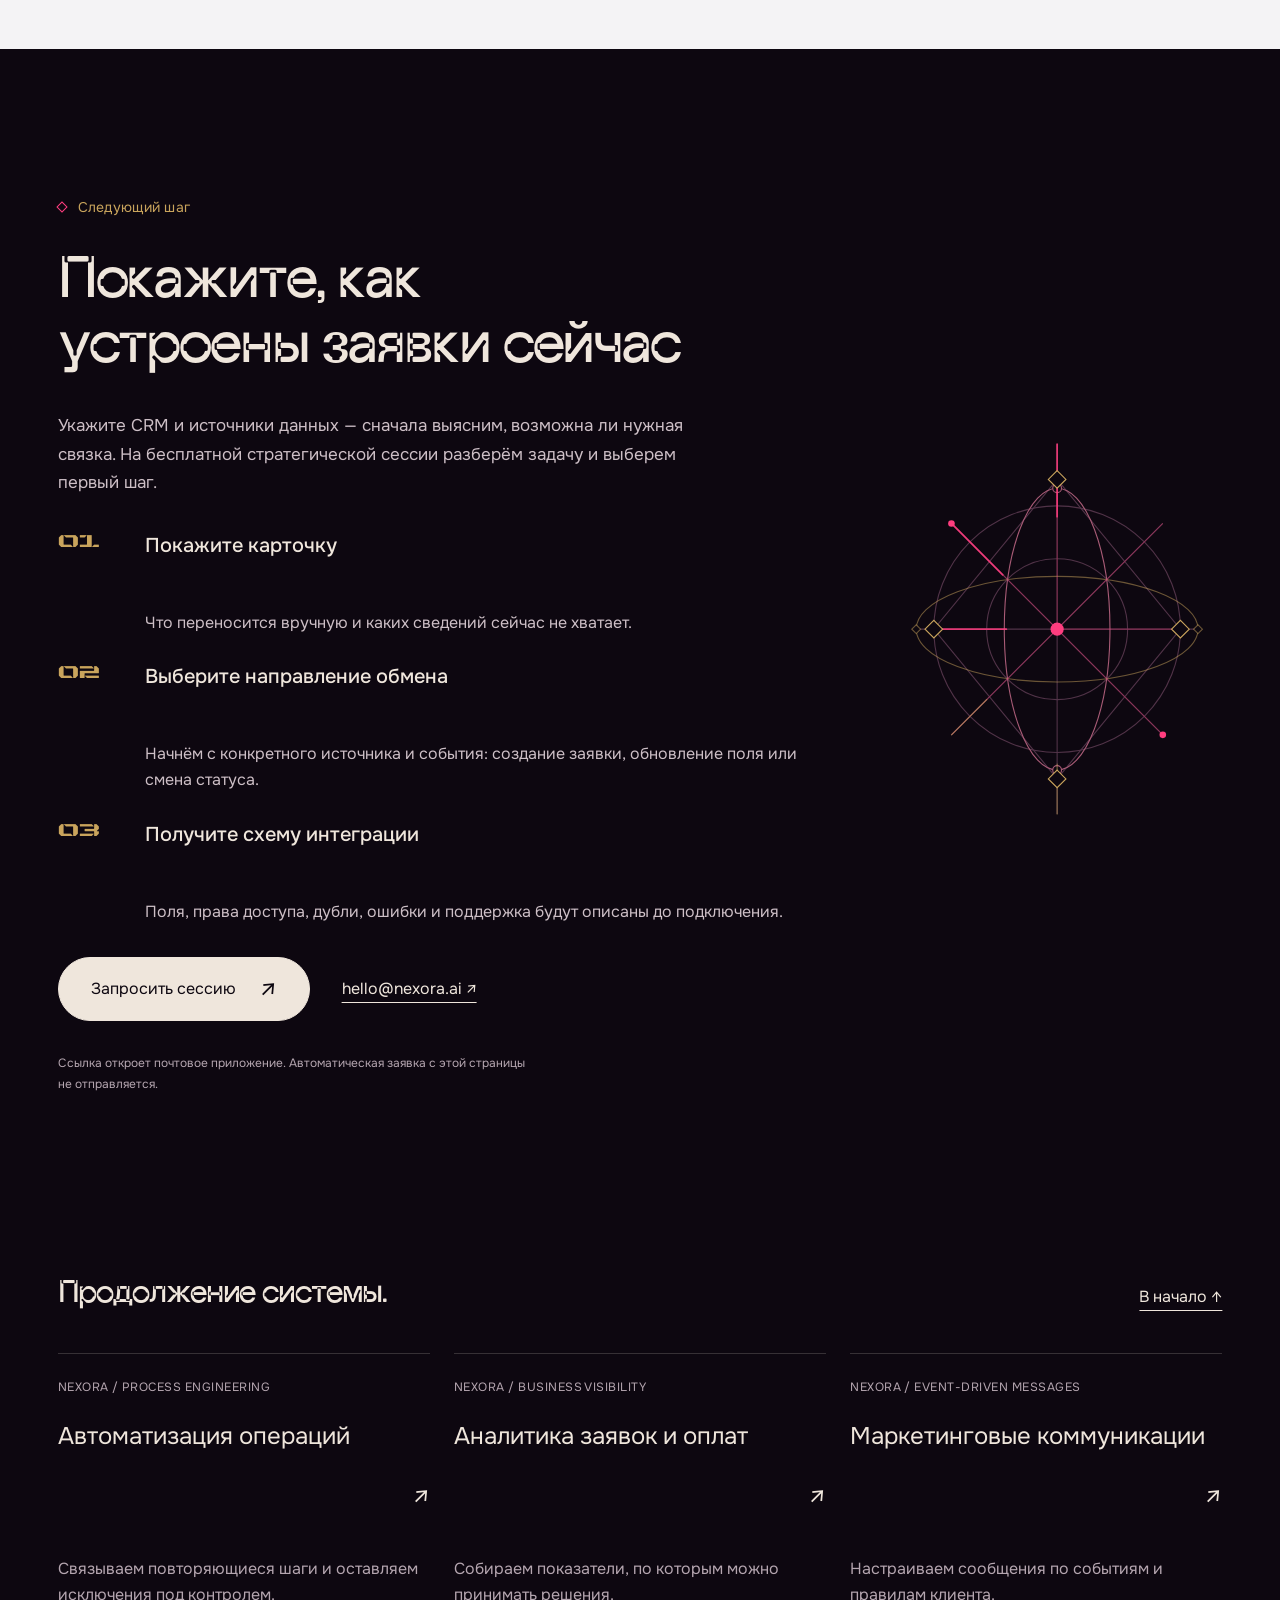
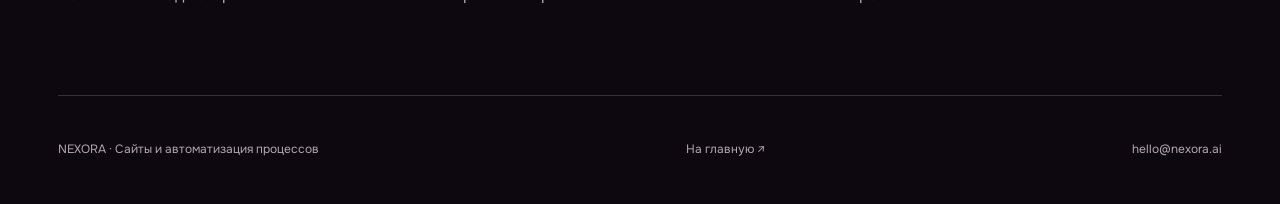
<file: services/crm-integration.html>
<!doctype html>
<html lang="ru"><head><link rel="stylesheet" href="../nx-fonts.v4.css"><meta charset="utf-8"><meta name="viewport" content="width=device-width,initial-scale=1"><meta name="theme-color" content="#0d0710"><meta name="description" content="Соединяем сайт, формы и каналы обращений с рабочим учётом. Поля, статусы, дубли и действия при сбое определяем до настройки связи."><title>Интеграция с CRM — Nexora</title><link rel="icon" href="../assets/favicon.svg" type="image/svg+xml"><link rel="stylesheet" href="service-pages.css?v=13"><script defer src="service-pages.js?v=8"></script><link rel="stylesheet" href="../nx-navigation.css?v=9"><script defer src="../nx-navigation.js?v=6"></script></head><body data-service="crm-integration">
<a class="skip" href="#main">Перейти к содержанию</a><header class="top"><div class="wrap"><div class="top-in"><a class="brand" href="../index.html" aria-label="Nexora — главная">NEXORA</a><div class="header-actions"><a class="top-contact" href="#discuss">Обсудить задачу ↗</a><button class="nx-trigger" type="button" aria-label="Открыть меню" aria-expanded="false" aria-controls="nx-navigation"><span class="nx-lines" aria-hidden="true"></span></button></div></div></div></header>
<main id="main"><section class="hero"><div class="wrap"><div class="hero-layout"><div class="hero-copy"><h1>Заявки из разных мест — <br><em>в вашей CRM.</em></h1><p class="lead">Для компаний, где обращения приходится переносить вручную. Связываем сайт, формы и выбранные каналы с CRM: сохраняем поля, источник и статус, обрабатываем дубли и ошибки передачи.</p></div><figure class="hero-art"><svg role="img" aria-label="Продуктовая композиция Nexora" xmlns="http://www.w3.org/2000/svg" width="800" height="1000" viewBox="0 0 800 1000"><g class="nx-hero-core"><title>Связанные структуры: источники, поля и запись</title><rect width="800" height="1000" fill="#0d0710"/><path d="M40 120L56 120" fill="none" stroke="#5d485b" stroke-width="1"/><path d="M40 192L48 192" fill="none" stroke="#5d485b" stroke-width="1"/><path d="M40 264L56 264" fill="none" stroke="#5d485b" stroke-width="1"/><path d="M40 336L48 336" fill="none" stroke="#5d485b" stroke-width="1"/><path d="M40 408L56 408" fill="none" stroke="#5d485b" stroke-width="1"/><path d="M40 480L48 480" fill="none" stroke="#5d485b" stroke-width="1"/><path d="M40 552L56 552" fill="none" stroke="#5d485b" stroke-width="1"/><path d="M40 624L48 624" fill="none" stroke="#5d485b" stroke-width="1"/><path d="M40 696L56 696" fill="none" stroke="#5d485b" stroke-width="1"/><path d="M40 768L48 768" fill="none" stroke="#5d485b" stroke-width="1"/><path d="M40 840L56 840" fill="none" stroke="#5d485b" stroke-width="1"/><path d="M64 100L736 100" fill="none" stroke="#3a243f" stroke-width="1"/><path d="M64 900L736 900" fill="none" stroke="#3a243f" stroke-width="1"/><circle cx="400" cy="500" r="296" fill="none" stroke="#3a243f" stroke-width="1"/><circle cx="400" cy="500" r="240" fill="none" stroke="#c9a45c" stroke-width="1"/><path d="M64 500L736 500" fill="none" stroke="#3a243f" stroke-width="1"/><path d="M400 152L400 848" fill="none" stroke="#3a243f" stroke-width="1"/><path d="M180 320L400 470" fill="none" stroke="#ff3d7f" stroke-width="4"/><path d="M620 320L400 470" fill="none" stroke="#ff3d7f" stroke-width="4"/><path d="M400 590L400 730" fill="none" stroke="#ff3d7f" stroke-width="4"/><path d="M180 210L280 260L180 310L80 260Z" fill="#201227" stroke="#c9a45c" stroke-width="1"/><path d="M80 260L180 310V410L80 360Z" fill="#201227" stroke="#c9a45c" stroke-width="1"/><path d="M180 310L280 260V360L180 410Z" fill="#32152a" stroke="#c9a45c" stroke-width="1"/><path d="M620 210L720 260L620 310L520 260Z" fill="#201227" stroke="#c9a45c" stroke-width="1"/><path d="M520 260L620 310V410L520 360Z" fill="#201227" stroke="#c9a45c" stroke-width="1"/><path d="M620 310L720 260V360L620 410Z" fill="#32152a" stroke="#c9a45c" stroke-width="1"/><path d="M400 380L550 455L400 530L250 455Z" fill="#ff3d7f" stroke="#c9a45c" stroke-width="1"/><path d="M250 455L400 530V680L250 605Z" fill="#201227" stroke="#c9a45c" stroke-width="1"/><path d="M400 530L550 455V605L400 680Z" fill="#32152a" stroke="#c9a45c" stroke-width="1"/><path d="M400 720L480 760L400 800L320 760Z" fill="#201227" stroke="#c9a45c" stroke-width="1"/><path d="M320 760L400 800V880L320 840Z" fill="#201227" stroke="#c9a45c" stroke-width="1"/><path d="M400 800L480 760V840L400 880Z" fill="#32152a" stroke="#c9a45c" stroke-width="1"/></g><g class="nx-counter" fill="none" stroke="#c9a45c" stroke-width="1" opacity=".65"><circle cx="400" cy="500" r="286" stroke-dasharray="72 28"/><path d="M390 214L400 204L410 214L400 224Z" fill="#ff3d7f"/></g></svg><figcaption><span>Геометрия решения</span><span>Nexora</span></figcaption></figure><div class="hero-followup"><p class="eyebrow"><span class="diamond" aria-hidden="true"></span><span class="digits">04</span> / Интеграция с CRM</p><div class="actions"><a class="button primary" href="#discuss">Обсудить задачу <span class="arrow" aria-hidden="true">↗</span></a><a class="text-link" href="#demo">Посмотреть пример <span aria-hidden="true">↓</span></a></div></div></div><div class="hero-bottom"><span>Для команд, работающих с заявками в нескольких системах</span><a href="#scenarios">Сценарии и возможности ↓</a></div></div></section>
<section class="section paper" id="scenarios"><div class="wrap"><div class="section-head"><p class="section-index"><span class="digits">01</span> / Где помогает</p><div><h2>Интеграция начинается с модели данных</h2><p class="section-intro">До подключения определяем, какие сведения нужны команде, где появляется запись, что считать дублем и как отражать следующий шаг.</p></div></div><div class="scenario-list"><details class="scenario" open><summary><span class="scenario-number">01</span><span class="scenario-title">Непонятно, откуда пришёл контакт</span><span class="round-arrow" aria-hidden="true">↗</span></summary><div class="scenario-body"><div class="scenario-copy"><div class="od-field"><p class="meta">Источники</p><p>Согласуем доступные поля источника и правила их сохранения в карточке обращения.</p></div><div class="scenario-use od-field"><p class="meta">В работе</p><p>Перенести доступную метку источника вместе с обращением.</p></div></div><figure class="scenario-visual"><svg viewBox="0 0 400 320" width="400" height="320" aria-hidden="true" xmlns="http://www.w3.org/2000/svg"><g fill="none" stroke="#513348" stroke-width="1"><path d="M40 160H360M200 8V312"/><circle cx="200" cy="160" r="144"/></g><g class="nx-spin" fill="none" stroke="#ff3d7f" stroke-width="1" opacity=".8"><polygon points="200.00,24.00 317.78,92.00 317.78,228.00 200.00,296.00 82.22,228.00 82.22,92.00"/><circle cx="200" cy="160" r="128"/></g><g class="nx-breathe" fill="none" stroke="#c9a45c" stroke-width="1.2"><path d="M200 56L304 160L200 264L96 160ZM200 96L264 160L200 224L136 160ZM96 160H304M200 56V264"/><circle cx="200" cy="160" r="28"/></g><g class="nx-counter" fill="#ff3d7f" stroke="#c9a45c"><circle cx="200" cy="28" r="4"/><path d="M324 160L332 152L340 160L332 168Z" fill="#0d0710"/></g></svg></figure></div></details><details class="scenario" ><summary><span class="scenario-number">02</span><span class="scenario-title">Повторные обращения создают путаницу</span><span class="round-arrow" aria-hidden="true">↗</span></summary><div class="scenario-body"><div class="scenario-copy"><div class="od-field"><p class="meta">Дубли</p><p>Определяем, какие признаки помогают найти существующий контакт, и как обращаться с совпадениями.</p></div><div class="scenario-use od-field"><p class="meta">В работе</p><p>Найти контакт по согласованным признакам, не создавая запись вслепую.</p></div></div><figure class="scenario-visual"><svg viewBox="0 0 400 320" width="400" height="320" aria-hidden="true" xmlns="http://www.w3.org/2000/svg"><g fill="none" stroke="#513348" stroke-width="1"><path d="M40 160H360M200 8V312"/><circle cx="200" cy="160" r="144"/></g><g class="nx-spin" fill="none" stroke="#ff3d7f" stroke-width="1" opacity=".8"><circle cx="200" cy="160" r="132" stroke-dasharray="2 12"/><path d="M72 160H328M200 32V288"/></g><g class="nx-breathe" fill="none" stroke="#c9a45c" stroke-width="1.2"><ellipse cx="200" cy="160" rx="108" ry="40"/><ellipse cx="200" cy="160" rx="40" ry="108"/><circle cx="200" cy="160" r="72"/></g><g class="nx-counter" fill="#ff3d7f" stroke="#c9a45c"><circle cx="200" cy="28" r="4"/><path d="M324 160L332 152L340 160L332 168Z" fill="#0d0710"/></g></svg></figure></div></details><details class="scenario" ><summary><span class="scenario-number">03</span><span class="scenario-title">Разные люди понимают этапы по-разному</span><span class="round-arrow" aria-hidden="true">↗</span></summary><div class="scenario-body"><div class="scenario-copy"><div class="od-field"><p class="meta">Статусы</p><p>Фиксируем статусы, владельца задачи и условия перехода между этапами.</p></div><div class="scenario-use od-field"><p class="meta">В работе</p><p>Описать статусы и ответственность единым языком.</p></div></div><figure class="scenario-visual"><svg viewBox="0 0 400 320" width="400" height="320" aria-hidden="true" xmlns="http://www.w3.org/2000/svg"><g fill="none" stroke="#513348" stroke-width="1"><path d="M40 160H360M200 8V312"/><circle cx="200" cy="160" r="144"/></g><g class="nx-spin" fill="none" stroke="#ff3d7f" stroke-width="1" opacity=".8"><polygon points="200.00,24.00 296.17,63.83 336.00,160.00 296.17,256.17 200.00,296.00 103.83,256.17 64.00,160.00 103.83,63.83"/></g><g class="nx-breathe" fill="none" stroke="#c9a45c" stroke-width="1.2"><path d="M88 160L152 96L216 160L152 224ZM184 160L248 96L312 160L248 224Z"/><circle cx="200" cy="160" r="24"/></g><g class="nx-counter" fill="#ff3d7f" stroke="#c9a45c"><circle cx="200" cy="28" r="4"/><path d="M324 160L332 152L340 160L332 168Z" fill="#0d0710"/></g></svg></figure></div></details><details class="scenario" ><summary><span class="scenario-number">04</span><span class="scenario-title">Передача данных может прерваться</span><span class="round-arrow" aria-hidden="true">↗</span></summary><div class="scenario-body"><div class="scenario-copy"><div class="od-field"><p class="meta">Сбои</p><p>Согласуем заметный для команды путь обработки ошибок и ручного восстановления.</p></div><div class="scenario-use od-field"><p class="meta">В работе</p><p>Сообщить о сбое и сохранить контекст для продолжения.</p></div></div><figure class="scenario-visual"><svg viewBox="0 0 400 320" width="400" height="320" aria-hidden="true" xmlns="http://www.w3.org/2000/svg"><g fill="none" stroke="#513348" stroke-width="1"><path d="M40 160H360M200 8V312"/><circle cx="200" cy="160" r="144"/></g><g class="nx-spin" fill="none" stroke="#ff3d7f" stroke-width="1" opacity=".8"><circle cx="200" cy="160" r="132"/><circle cx="200" cy="160" r="120" stroke-dasharray="40 16"/></g><g class="nx-breathe" fill="none" stroke="#c9a45c" stroke-width="1.2"><path d="M96 160Q200 40 304 160Q200 280 96 160ZM96 160Q200 80 304 160M96 160Q200 240 304 160"/><circle cx="200" cy="160" r="56"/></g><g class="nx-counter" fill="#ff3d7f" stroke="#c9a45c"><circle cx="200" cy="28" r="4"/><path d="M324 160L332 152L340 160L332 168Z" fill="#0d0710"/></g></svg></figure></div></details></div></div></section>
<section class="demo-section" id="demo"><div class="wrap"><div class="demo-shell"><div class="demo-explainer"><p class="section-index"><span class="digits">02</span> / Контекст вместо копирования.</p><h2>Как обращение становится записью</h2><p>Выберите состояние: источник, поля, запись или исключение. Только понятная модель, без реальных данных и внешних запросов.</p><p class="demo-mark">Демонстрация · данные не отправляются</p></div><div class="demo-panel" data-demo><div class="demo-toolbar"><span class="mono">ПРИМЕР / 04</span><button type="button" class="reset" data-reset>Сначала</button></div><div class="demo-tabs" role="group" aria-label="Как обращение становится записью"><button type="button" data-state="0" aria-pressed="true">Источник</button><button type="button" data-state="1" aria-pressed="false">Поля</button><button type="button" data-state="2" aria-pressed="false">Запись</button><button type="button" data-state="3" aria-pressed="false">Дубль</button><button type="button" data-state="4" aria-pressed="false">Сбой</button></div><div class="demo-visual" data-demo-visual><div class="node od-field active"><span class="node-title">Форма сайта</span><span class="node-note">Демо-заявка #01 · консультация</span></div><div class="node od-field "><span class="node-title">Данные</span><span class="node-note">Контакт · интерес · источник</span></div></div><div class="demo-caption"><p class="meta" data-demo-label>Источник</p><h3 data-demo-title>Нужные сведения на входе</h3><p data-demo-text>Идентификатор обращения помогает отследить обработку.</p></div><div class="demo-actions"><span class="demo-hint">Переключайте сценарий</span><button type="button" class="demo-next" data-next>Следующий вариант <span aria-hidden="true">→</span></button></div><p class="sr-only" role="status" aria-live="polite" aria-atomic="true" data-status></p><noscript><p class="demo-hint">Показан первый пример. Для переключения включите JavaScript. Состав услуги доступен ниже.</p></noscript><script type="application/json">[{"tab":"Источник","label":"Источник","title":"Нужные сведения на входе","text":"Идентификатор обращения помогает отследить обработку.","visual":"\u003cdiv class=\"node od-field active\">\u003cspan class=\"node-title\">Форма сайта\u003c/span>\u003cspan class=\"node-note\">Демо-заявка #01 · консультация\u003c/span>\u003c/div>\u003cdiv class=\"node od-field \">\u003cspan class=\"node-title\">Данные\u003c/span>\u003cspan class=\"node-note\">Контакт · интерес · источник\u003c/span>\u003c/div>"},{"tab":"Поля","label":"Поля","title":"Каждому значению — своё поле","text":"Определяем обязательность, формат и направление обмена.","visual":"\u003cdiv class=\"flow-grid\">\u003cdiv class=\"node od-field \">\u003cspan class=\"node-title\">Форма\u003c/span>\u003cspan class=\"node-note\">Тема обращения\u003c/span>\u003c/div>\u003cdiv class=\"node od-field \">\u003cspan class=\"node-title\">CRM\u003c/span>\u003cspan class=\"node-note\">Интерес клиента\u003c/span>\u003c/div>\u003cdiv class=\"node od-field \">\u003cspan class=\"node-title\">Форма\u003c/span>\u003cspan class=\"node-note\">Метка источника\u003c/span>\u003c/div>\u003cdiv class=\"node od-field \">\u003cspan class=\"node-title\">CRM\u003c/span>\u003cspan class=\"node-note\">Источник обращения\u003c/span>\u003c/div>\u003c/div>"},{"tab":"Запись","label":"Запись","title":"Сотрудник видит следующий шаг","text":"В демо запись появляется локально. Интеграция требует подтверждённых доступов.","visual":"\u003cdiv class=\"record\">\u003cdiv class=\"record-head\">\u003cstrong>Демо-заявка / 01\u003c/strong>\u003cspan class=\"status-chip\">Новая\u003c/span>\u003c/div>\u003cdl>\u003cdt>Источник\u003c/dt>\u003cdd>Форма сайта\u003c/dd>\u003cdt>Интерес\u003c/dt>\u003cdd>Консультация\u003c/dd>\u003cdt>Следующий шаг\u003c/dt>\u003cdd>Связаться с посетителем\u003c/dd>\u003c/dl>\u003c/div>"},{"tab":"Дубль","label":"Дубль","title":"Сначала сверить. Потом обновить.","text":"Неоднозначное совпадение передаётся сотруднику.","visual":"\u003cdiv class=\"node od-field active\">\u003cspan class=\"node-title\">Найдено совпадение\u003c/span>\u003cspan class=\"node-note\">Проверка идентификатора\u003c/span>\u003c/div>\u003cdiv class=\"node od-field \">\u003cspan class=\"node-title\">Решение\u003c/span>\u003cspan class=\"node-note\">Обновить контакт или направить на проверку\u003c/span>\u003c/div>"},{"tab":"Сбой","label":"Сбой","title":"Ошибка не должна исчезать","text":"Повтор, журнал и уведомления входят в согласованный объём.","visual":"\u003cdiv class=\"node od-field active\">\u003cspan class=\"node-title\">Сервис недоступен\u003c/span>\u003cspan class=\"node-note\">Демонстрация исключения\u003c/span>\u003c/div>\u003cdiv class=\"node od-field \">\u003cspan class=\"node-title\">Следующий шаг\u003c/span>\u003cspan class=\"node-note\">Уведомить владельца · продолжить по инструкции\u003c/span>\u003c/div>"}]</script></div></div></div></section>
<section class="section" id="scope"><div class="wrap"><div class="section-head"><p class="section-index"><span class="digits">03</span> / Состав проекта</p><div><h2>Связать источник и учёт</h2><p class="section-intro">Сначала разбираем, какие данные нужны сотруднику, затем проверяем доступы и возможности конкретной CRM. В проекте фиксируем источники, поля, события и направление обмена.</p></div></div><figure class="scope-ornament" aria-hidden="true"><svg xmlns="http://www.w3.org/2000/svg" width="640" height="320" viewBox="0 0 640 320"><g fill="none" stroke="#513348" stroke-width="1"><path d="M24 160H616M320 16V304"/><circle cx="320" cy="160" r="136"/><circle cx="320" cy="160" r="96"/><circle cx="224" cy="160" r="96"/><circle cx="416" cy="160" r="96"/></g><g class="sacred-part nx-spin" fill="none" stroke="#c9a45c" stroke-width="1"><polygon points="320,40 341.43,108.26 404.85,75.15 371.74,138.57 440,160 371.74,181.43 404.85,244.85 341.43,211.74 320,280 298.57,211.74 235.15,244.85 268.26,181.43 200,160 268.26,138.57 235.15,75.15 298.57,108.26"/><circle cx="320" cy="160" r="120"/></g><g class="sacred-part nx-spin" fill="none" stroke="#a82451" stroke-width="1"><path d="M320 40L440 160L320 280L200 160ZM200 40L440 280M440 40L200 280"/><circle cx="320" cy="160" r="56"/></g><g class="sacred-control nx-breathe" fill="#ff3d7f"><circle cx="200" cy="160" r="4"/><circle cx="440" cy="160" r="4"/></g><g class="sacred-control nx-breathe" fill="#0d0710" stroke="#c9a45c"><path d="M88 160L96 152L104 160L96 168ZM536 160L544 152L552 160L544 168Z"/></g></svg></figure><div class="scope-grid"><ul class="list"><li><div><strong>Карта полей.</strong> Какие данные передаются, откуда берутся и кто отвечает за корректность.</div></li><li><div><strong>События.</strong> Что создаёт или обновляет запись: форма, сообщение, изменение статуса или действие сотрудника.</div></li><li><div><strong>Идентификация.</strong> Согласованные правила поиска контакта и поведения при возможном дубле.</div></li><li><div><strong>Направление данных.</strong> Односторонняя или двусторонняя синхронизация — только в подтверждённом объёме.</div></li><li><div><strong>Доступы и ответственность.</strong> Кто предоставляет ключи, управляет аккаунтом и принимает решение по данным.</div></li></ul><aside class="scope-aside"><span class="scope-symbol" aria-hidden="true">04↗</span><div><h3>Заявка на своём месте</h3><p>На выходе — настроенный обмен между выбранным источником и CRM: поля, статусы, правила дублей и обработка ошибок. Передаём схему обмена и инструкции для ответственного сотрудника.</p></div><a class="text-link" href="#brief">С чего начать ↓</a></aside></div><div class="note"><strong>Не включено по умолчанию:</strong> перенос исторической базы, настройка самой CRM, платные коннекторы и интеграции с сервисами без доступного API. Это оценивается отдельно.</div></div></section>
<section class="section paper" id="process"><figure class="process-backdrop" aria-hidden="true"><svg width="480" height="480" viewBox="0 0 480 480" aria-hidden="true" xmlns="http://www.w3.org/2000/svg"><g fill="none" stroke="#bfb0bf" stroke-width="1"><circle cx="240" cy="240" r="196"/><path d="M240 16V464M16 240H464"/><circle cx="240" cy="240" r="132"/></g><g class="nx-counter" fill="none" stroke="#a82451" stroke-width="1"><circle cx="316" cy="240" r="112"/><circle cx="293.7401153701776" cy="293.7401153701776" r="112"/><circle cx="240" cy="316" r="112"/><circle cx="186.2598846298224" cy="293.7401153701776" r="112"/><circle cx="164" cy="240" r="112"/><circle cx="186.25988462982238" cy="186.2598846298224" r="112"/><circle cx="240" cy="164" r="112"/><circle cx="293.7401153701776" cy="186.25988462982238" r="112"/></g><g class="nx-spin" fill="none" stroke="#8d6c25" stroke-width="1"><path d="M240 44L436 240L240 436L44 240ZM240 108L372 240L240 372L108 240Z"/><circle cx="240" cy="240" r="180" stroke-dasharray="48 16"/></g><g class="nx-breathe" fill="none" stroke="#a82451"><circle cx="240" cy="240" r="40"/><path d="M228 240L240 228L252 240L240 252Z"/></g><g class="nx-spin" fill="#a82451"><circle cx="240" cy="44" r="4"/><circle cx="436" cy="240" r="4"/></g></svg></figure><div class="wrap"><div class="section-head"><p class="section-index"><span class="digits">04</span> / Как работаем</p><div><h2>Сделать передачу предсказуемой</h2><p class="section-intro">Фиксируем ожидаемый результат и исключения до настройки связки.</p></div></div><div class="process-stage"><figure class="process-ornament" aria-label="Геометрия связанного процесса"><svg xmlns="http://www.w3.org/2000/svg" viewBox="0 0 400 400" width="400" height="400" role="img" aria-label="Четыре этапа связаны в единую систему"><g class="ornament-pulse" fill="none" stroke="#b7a0ae" stroke-width="1"><circle cx="200" cy="200" r="176"/><circle cx="200" cy="112" r="88"/><circle cx="112" cy="200" r="88"/><circle cx="288" cy="200" r="88"/><circle cx="200" cy="288" r="88"/><path d="M200 24L376 200L200 376L24 200ZM24 200H376M200 24V376"/></g><g fill="#a82451"><circle cx="200" cy="24" r="4"/><circle cx="376" cy="200" r="4"/><circle cx="200" cy="376" r="4"/><circle cx="24" cy="200" r="4"/></g><path d="M192 200L200 192L208 200L200 208Z" fill="#f4f3f5" stroke="#806324"/></svg></figure><div class="steps"><article class="phase"><h3>Обследование</h3><p>Текущая CRM, источники, доступы, поля и ограничения.</p></article><article class="phase"><h3>Модель</h3><p>События, маппинг, статусы, дубли и обработка ошибок.</p></article><article class="phase"><h3>Настройка</h3><p>Подключение только подтверждённых источников и направлений обмена.</p></article><article class="phase"><h3>Проверка и передача</h3><p>Проверяем новую и повторную заявку, заполнение полей, смену статуса и отказ внешнего сервиса. Передаём схему обмена и порядок действий при ошибке.</p></article></div></div></div></section>
<section class="section paper" id="questions"><div class="section-ornaments" aria-hidden="true"><span class="background-glyph background-glyph-1">#</span><span class="background-glyph background-glyph-2">+</span><span class="background-glyph background-glyph-3">%</span></div><div class="wrap"><div class="section-head"><p class="section-index"><span class="digits">05</span> / До начала работ</p><div><h2>Ответы, которые<br>стоит знать заранее.</h2><p class="section-intro">Что входит в работу, как готовиться и что происходит после запуска.</p></div></div><div class="faq-list"><details class="faq"><summary>Подключаете любую CRM?</summary><p>Возможность зависит от API, документации, прав и тарифа. Сначала изучаем систему и направление обмена.</p></details><details class="faq"><summary>Что происходит с дублями?</summary><p>Согласуем признаки совпадения и правила обновления. Неоднозначные случаи передаются сотруднику.</p></details><details class="faq"><summary>Перенос старой базы включён?</summary><p>Не по умолчанию. Миграция, очистка истории, настройка CRM и платные коннекторы оцениваются отдельно.</p></details><details class="faq"><summary>Как определяются цена и сроки?</summary><p>Стоимость и сроки определяются после согласования состава работ. В предложении отдельно указываются разработка, внешние сервисы, сопровождение и обучение. Фиксированной цены на любой объём нет.</p></details><details class="faq"><summary>Нужны технические знания?</summary><p>Никаких для первого обсуждения. Вы объясняете задачу и правила работы; мы разбираем техническую часть, подключения и нужные доступы. Перед запуском показываем сотрудникам, как пользоваться решением.</p></details><details class="faq"><summary>Что подготовить для первого обсуждения?</summary><p>Назовите CRM и источники заявок. Покажите пример карточки без личных данных и объясните, какие поля и статусы важны команде.</p></details><details class="faq"><summary>Как будем понимать, что задача выполнена?</summary><p>Проверяем новую и повторную заявку, заполнение полей, смену статуса и отказ внешнего сервиса. Передаём схему обмена и порядок действий при ошибке.</p></details><details class="faq"><summary>Что обсудим для передачи и поддержки?</summary><p>До начала работ фиксируем исходники, доступы, инструкции и обучение, которые входят в передачу. Дальнейшее сопровождение обсуждается отдельно: задачи, ответственный, период и стоимость.</p></details></div></div></section>
<section class="section paper" id="brief"><div class="wrap"><div class="section-head"><p class="section-index"><span class="digits">06</span> / Начнём с разговора</p><div><h2>Свяжем нужные данные.</h2></div></div><div class="brief-invitation"><p>Назовите CRM и источник обращений. На разговоре разберём, что должно попасть в карточку и какие подключения доступны.</p><a class="button primary" href="#discuss">Обсудить задачу <span aria-hidden="true">↗</span></a></div></div></section>
<section class="cta" id="discuss"><div class="wrap"><div class="cta-layout"><div><p class="eyebrow"><span class="diamond" aria-hidden="true"></span>Следующий шаг</p><h2>Покажите, как устроены заявки сейчас</h2><p>Укажите CRM и источники данных — сначала выясним, возможна ли нужная связка. На бесплатной стратегической сессии разберём задачу и выберем первый шаг.</p><ol class="contact-path"><li><span class="digits">01</span><div class="od-field"><strong>Покажите карточку</strong><p>Что переносится вручную и каких сведений сейчас не хватает.</p></div></li><li><span class="digits">02</span><div class="od-field"><strong>Выберите направление обмена</strong><p>Начнём с конкретного источника и события: создание заявки, обновление поля или смена статуса.</p></div></li><li><span class="digits">03</span><div class="od-field"><strong>Получите схему интеграции</strong><p>Поля, права доступа, дубли, ошибки и поддержка будут описаны до подключения.</p></div></li></ol><div class="cta-actions"><a class="button primary" href="mailto:hello@nexora.ai?subject=Nexora%20%2F%20%D0%98%D0%BD%D1%82%D0%B5%D0%B3%D1%80%D0%B0%D1%86%D0%B8%D1%8F%20%D1%81%20CRM&body=1.%20%D0%9A%D0%B0%D0%BA%D0%B0%D1%8F%20CRM%20%D0%B8%D0%BB%D0%B8%20%D1%82%D0%B0%D0%B1%D0%BB%D0%B8%D1%86%D0%B0%20%D0%B8%D1%81%D0%BF%D0%BE%D0%BB%D1%8C%D0%B7%D1%83%D0%B5%D1%82%D1%81%D1%8F%3F%0A2.%20%D0%9E%D1%82%D0%BA%D1%83%D0%B4%D0%B0%20%D0%BF%D0%BE%D1%81%D1%82%D1%83%D0%BF%D0%B0%D1%8E%D1%82%20%D0%B4%D0%B0%D0%BD%D0%BD%D1%8B%D0%B5%3F%0A3.%20%D0%9A%D0%B0%D0%BA%D0%B8%D0%B5%20%D0%BF%D0%BE%D0%BB%D1%8F%20%D0%B8%20%D1%81%D1%82%D0%B0%D1%82%D1%83%D1%81%D1%8B%20%D0%BE%D0%B1%D1%8F%D0%B7%D0%B0%D1%82%D0%B5%D0%BB%D1%8C%D0%BD%D1%8B%3F%0A4.%20%D0%9A%D0%B0%D0%BA%20%D1%80%D0%B0%D1%81%D0%BF%D0%BE%D0%B7%D0%BD%D0%B0%D1%91%D1%82%D1%81%D1%8F%20%D0%BF%D0%BE%D0%B2%D1%82%D0%BE%D1%80%D0%BD%D0%BE%D0%B5%20%D0%BE%D0%B1%D1%80%D0%B0%D1%89%D0%B5%D0%BD%D0%B8%D0%B5%3F%0A5.%20%D0%9A%D1%82%D0%BE%20%D1%83%D0%BF%D1%80%D0%B0%D0%B2%D0%BB%D1%8F%D0%B5%D1%82%20%D0%B4%D0%BE%D1%81%D1%82%D1%83%D0%BF%D0%B0%D0%BC%D0%B8%20%D0%B8%20%D0%BF%D0%BE%D0%BB%D1%83%D1%87%D0%B0%D0%B5%D1%82%20%D0%BE%D1%88%D0%B8%D0%B1%D0%BA%D0%B8%3F%0A%0A%D0%9E%D1%82%D0%B2%D0%B5%D1%82%D1%8B%3A%0A">Запросить сессию <span class="arrow" aria-hidden="true">↗</span></a><a class="text-link" href="mailto:hello@nexora.ai?subject=Nexora%20%2F%20%D0%98%D0%BD%D1%82%D0%B5%D0%B3%D1%80%D0%B0%D1%86%D0%B8%D1%8F%20%D1%81%20CRM">hello@nexora.ai ↗</a></div><p class="meta">Ссылка откроет почтовое приложение. Автоматическая заявка с этой страницы не отправляется.</p></div><figure class="cta-art" aria-hidden="true"><svg xmlns="http://www.w3.org/2000/svg" width="300" height="400" viewBox="0 0 300 400"><g fill="none" stroke="#513348" stroke-width="1"><path d="M150 32V368M22 200H278M54 104L246 296M54 296L246 104M150 64L262 200L150 336L38 200Z"/><circle cx="150" cy="200" r="112"/><circle cx="150" cy="200" r="64"/></g><g class="contact-orbit" fill="none" stroke="#c9a45c" stroke-opacity=".5" stroke-width="1"><ellipse cx="150" cy="200" rx="128" ry="48"/><path d="M18 200L22 196L26 200L22 204ZM274 200L278 196L282 200L278 204Z" fill="#0d0710"/></g><g class="contact-orbit contact-orbit-reverse" fill="none" stroke="#a85b76" stroke-width="1"><ellipse cx="150" cy="200" rx="48" ry="128"/><circle cx="150" cy="72" r="4" fill="#0d0710"/><circle cx="150" cy="328" r="4" fill="#0d0710"/></g><g fill="none" stroke="#ff3d7f" stroke-opacity=".35"><path d="M54 104L150 200L246 104M54 296L150 200L246 296M150 64V200L262 200"/></g><g fill="none"><path class="cta-signal" pathLength="1" d="M150 32V200L246 296M54 104L150 200L246 104M38 200H150V336"/><path class="cta-signal cta-signal-secondary" pathLength="1" d="M54 296L150 200L150 64M150 368V200H278"/></g><g fill="#0d0710" stroke="#c9a45c"><path d="M150 56L158 64L150 72L142 64ZM254 200L262 192L270 200L262 208ZM150 328L158 336L150 344L142 336ZM30 200L38 192L46 200L38 208Z"/></g><g fill="#ff3d7f"><circle class="cta-node" cx="150" cy="200" r="6"/><circle cx="54" cy="104" r="3"/><circle cx="246" cy="296" r="3"/></g></svg></figure></div></div></section>
<section class="related"><div class="wrap"><div class="related-head"><h2>Продолжение системы.</h2><a class="text-link" href="#main">В начало ↑</a></div><nav class="related-links" aria-label="Другие услуги Nexora"><a class="related-link od-tile" href="process-automation.html"><span class="meta">NEXORA / PROCESS ENGINEERING</span><b>Автоматизация операций</b><span class="related-arrow" aria-hidden="true">↗</span><p class="related-explain">Связываем повторяющиеся шаги и оставляем исключения под контролем.</p></a><a class="related-link od-tile" href="analytics.html"><span class="meta">NEXORA / BUSINESS VISIBILITY</span><b>Аналитика заявок и оплат</b><span class="related-arrow" aria-hidden="true">↗</span><p class="related-explain">Собираем показатели, по которым можно принимать решения.</p></a><a class="related-link od-tile" href="marketing-automation.html"><span class="meta">NEXORA / EVENT-DRIVEN MESSAGES</span><b>Маркетинговые коммуникации</b><span class="related-arrow" aria-hidden="true">↗</span><p class="related-explain">Настраиваем сообщения по событиям и правилам клиента.</p></a></nav></div></section></main>
<footer class="wrap"><div class="foot"><span>NEXORA · Сайты и автоматизация процессов</span><a href="../index.html">На главную ↗</a><a href="mailto:hello@nexora.ai">hello@nexora.ai</a></div></footer></body></html>
</file>
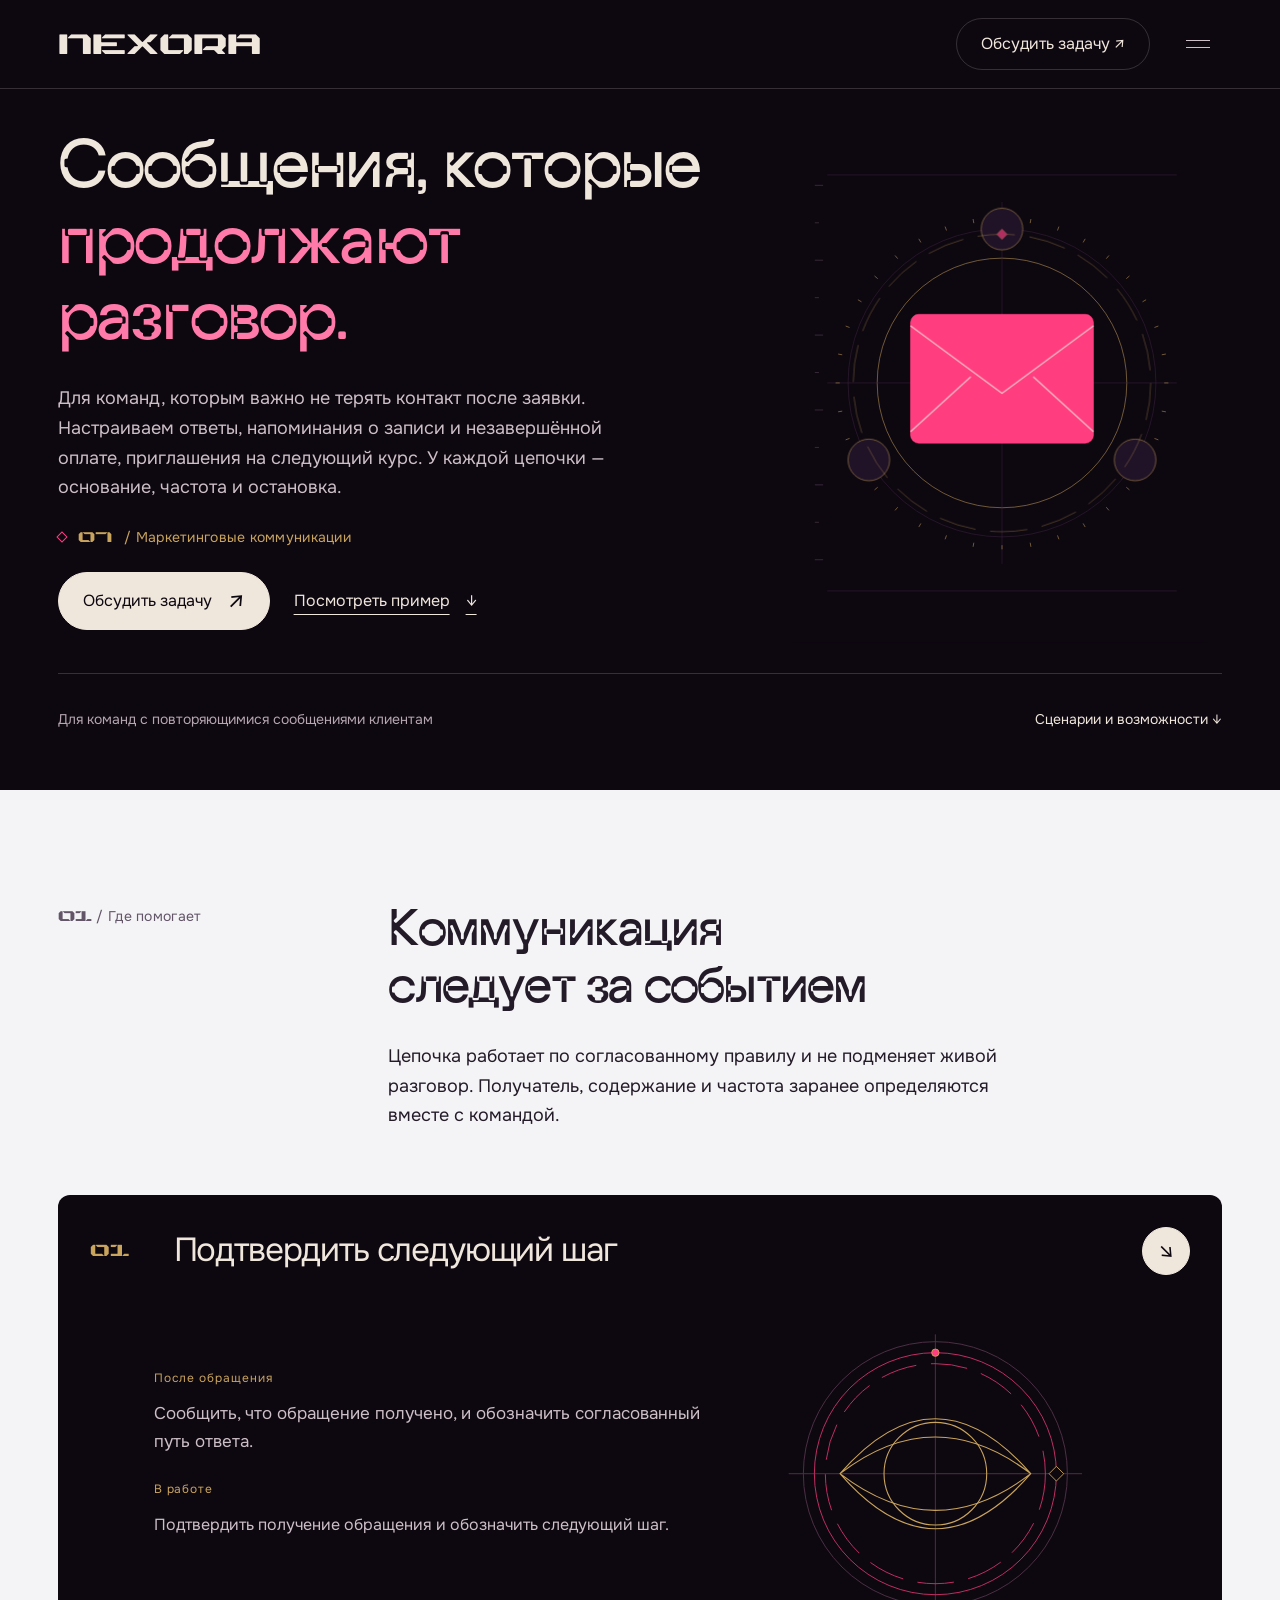
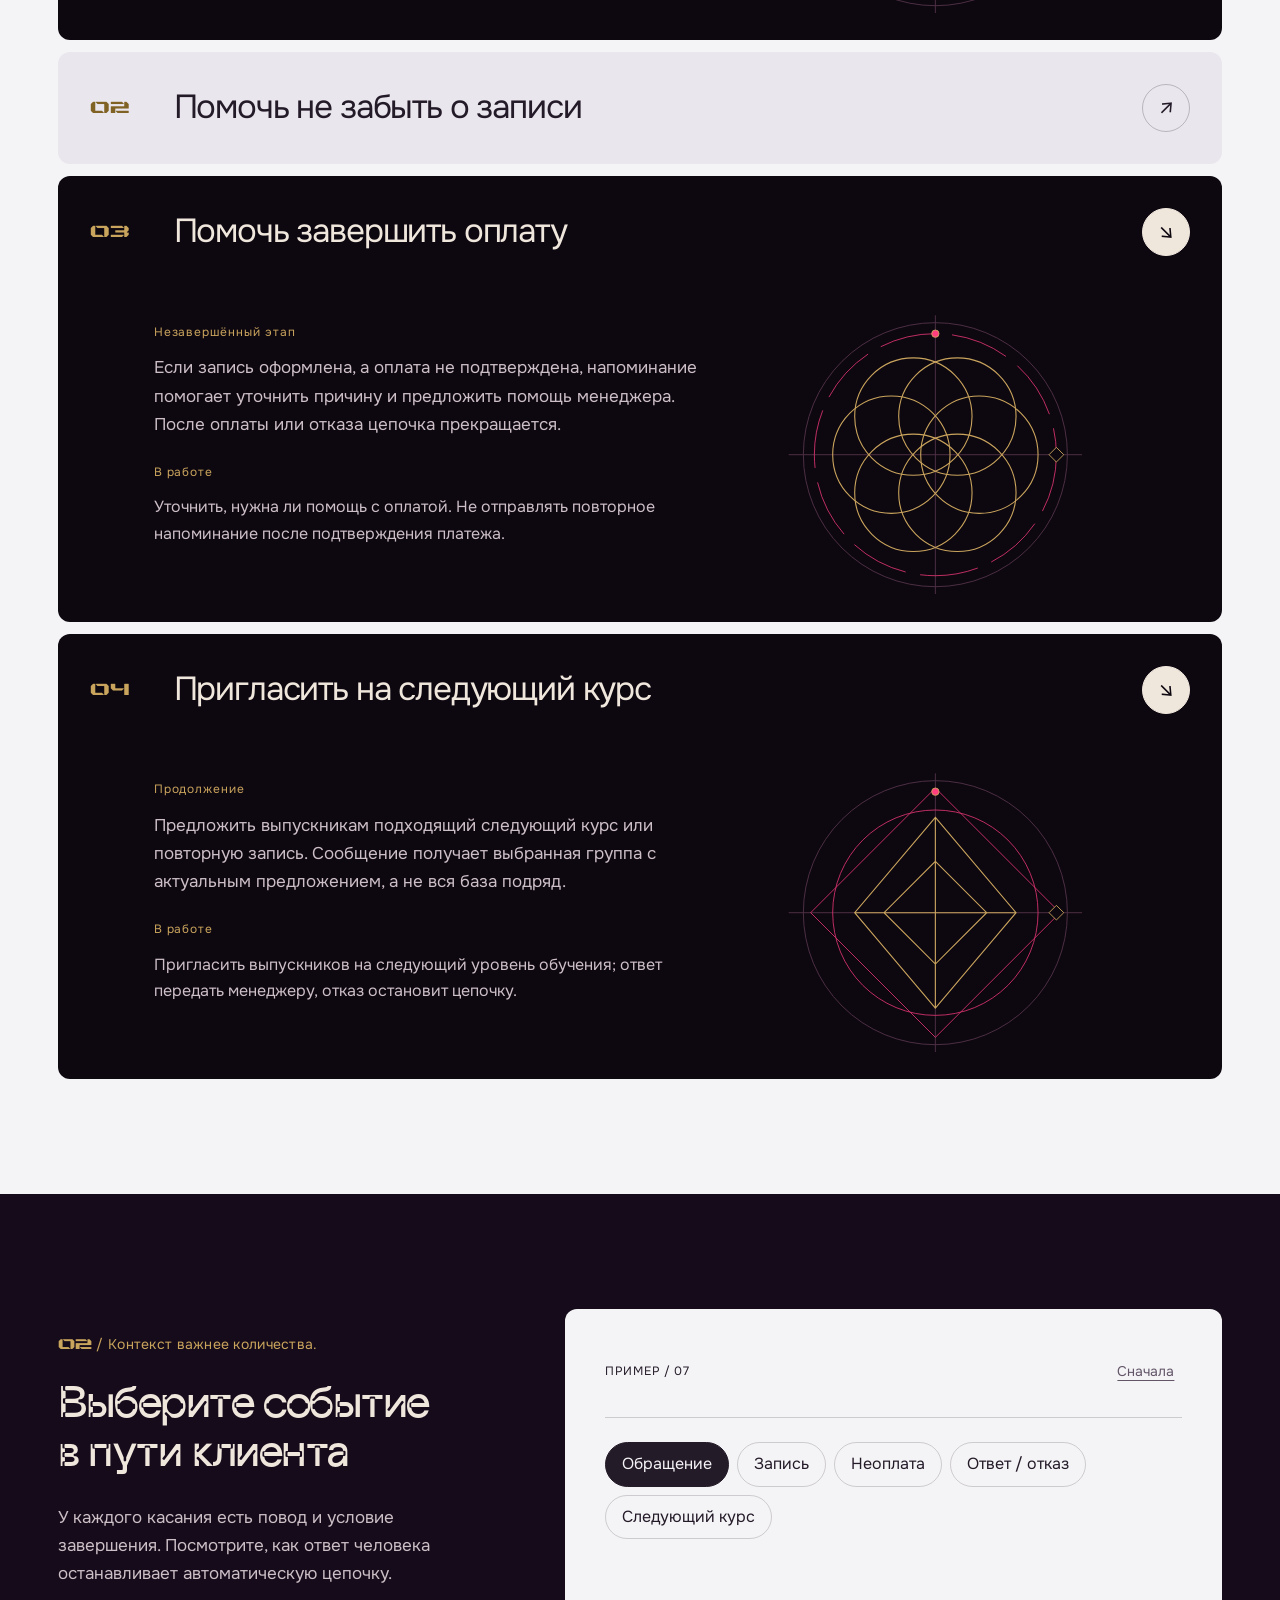
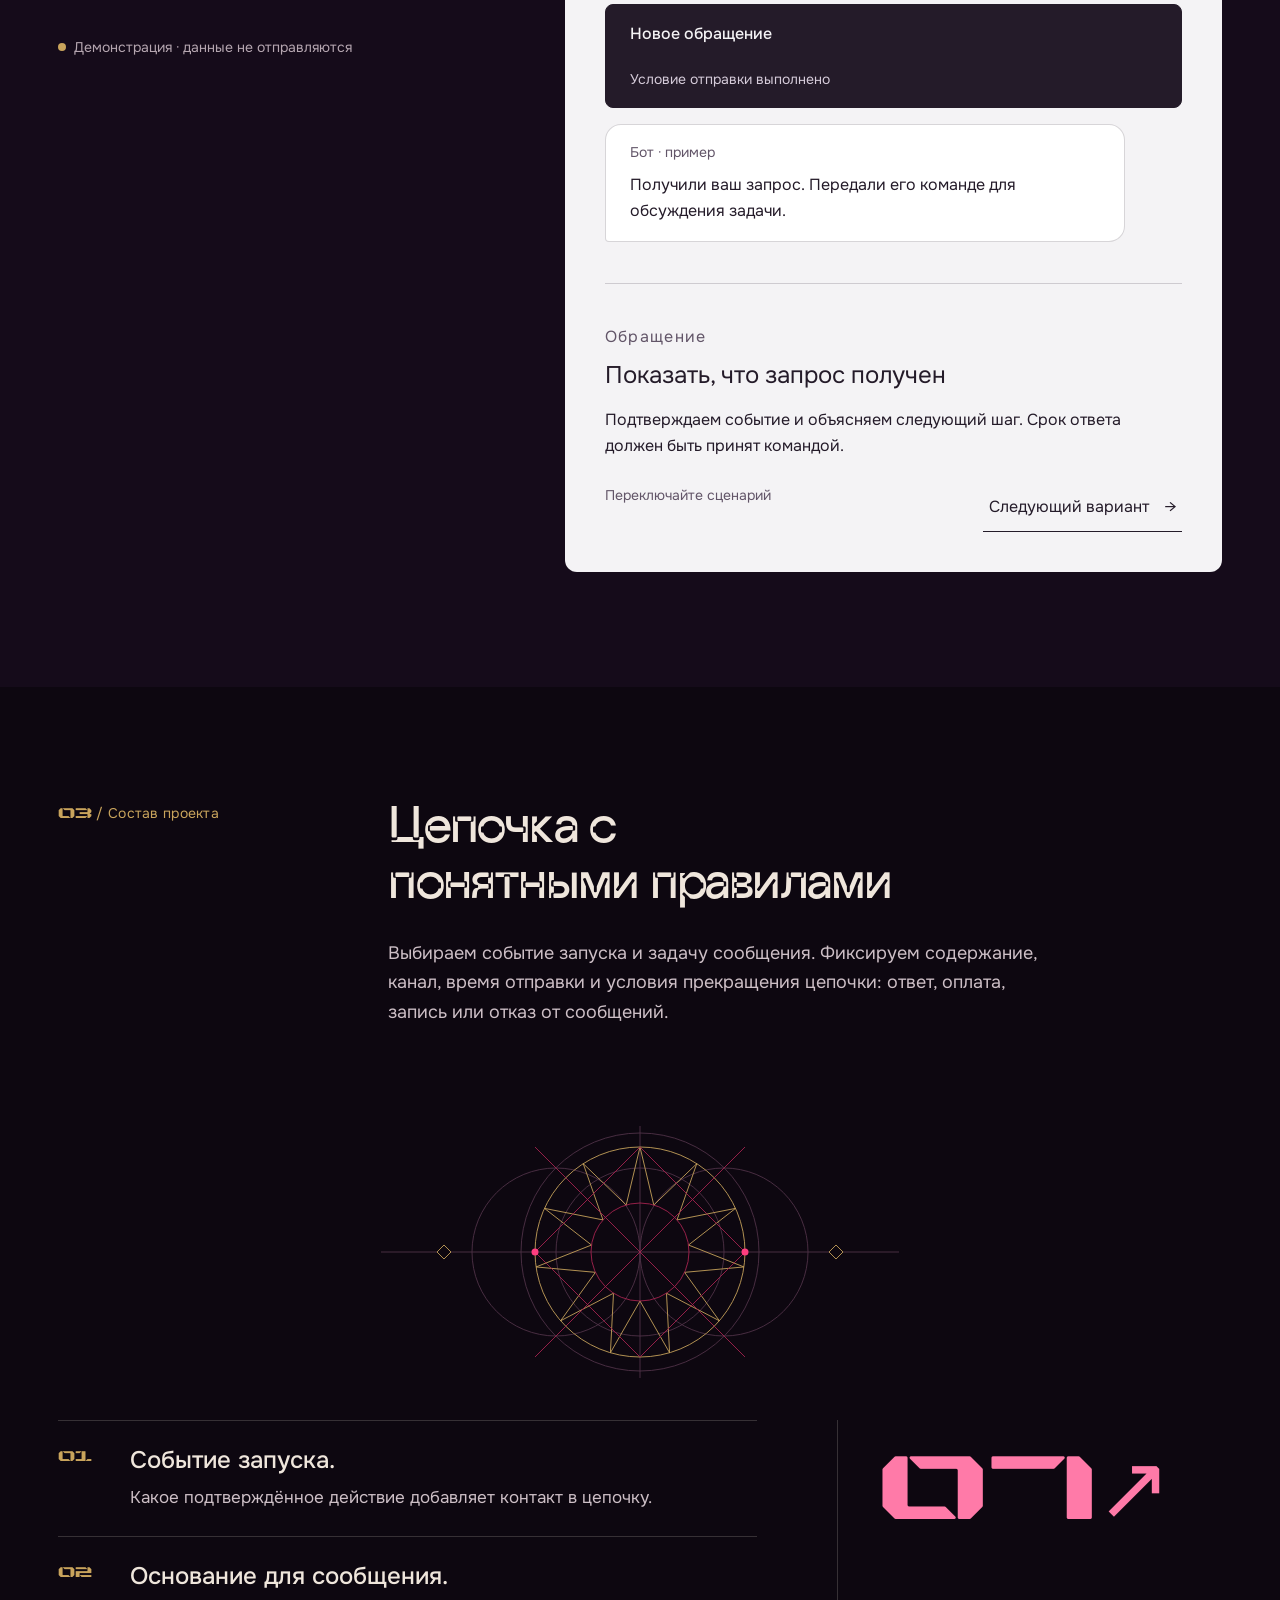
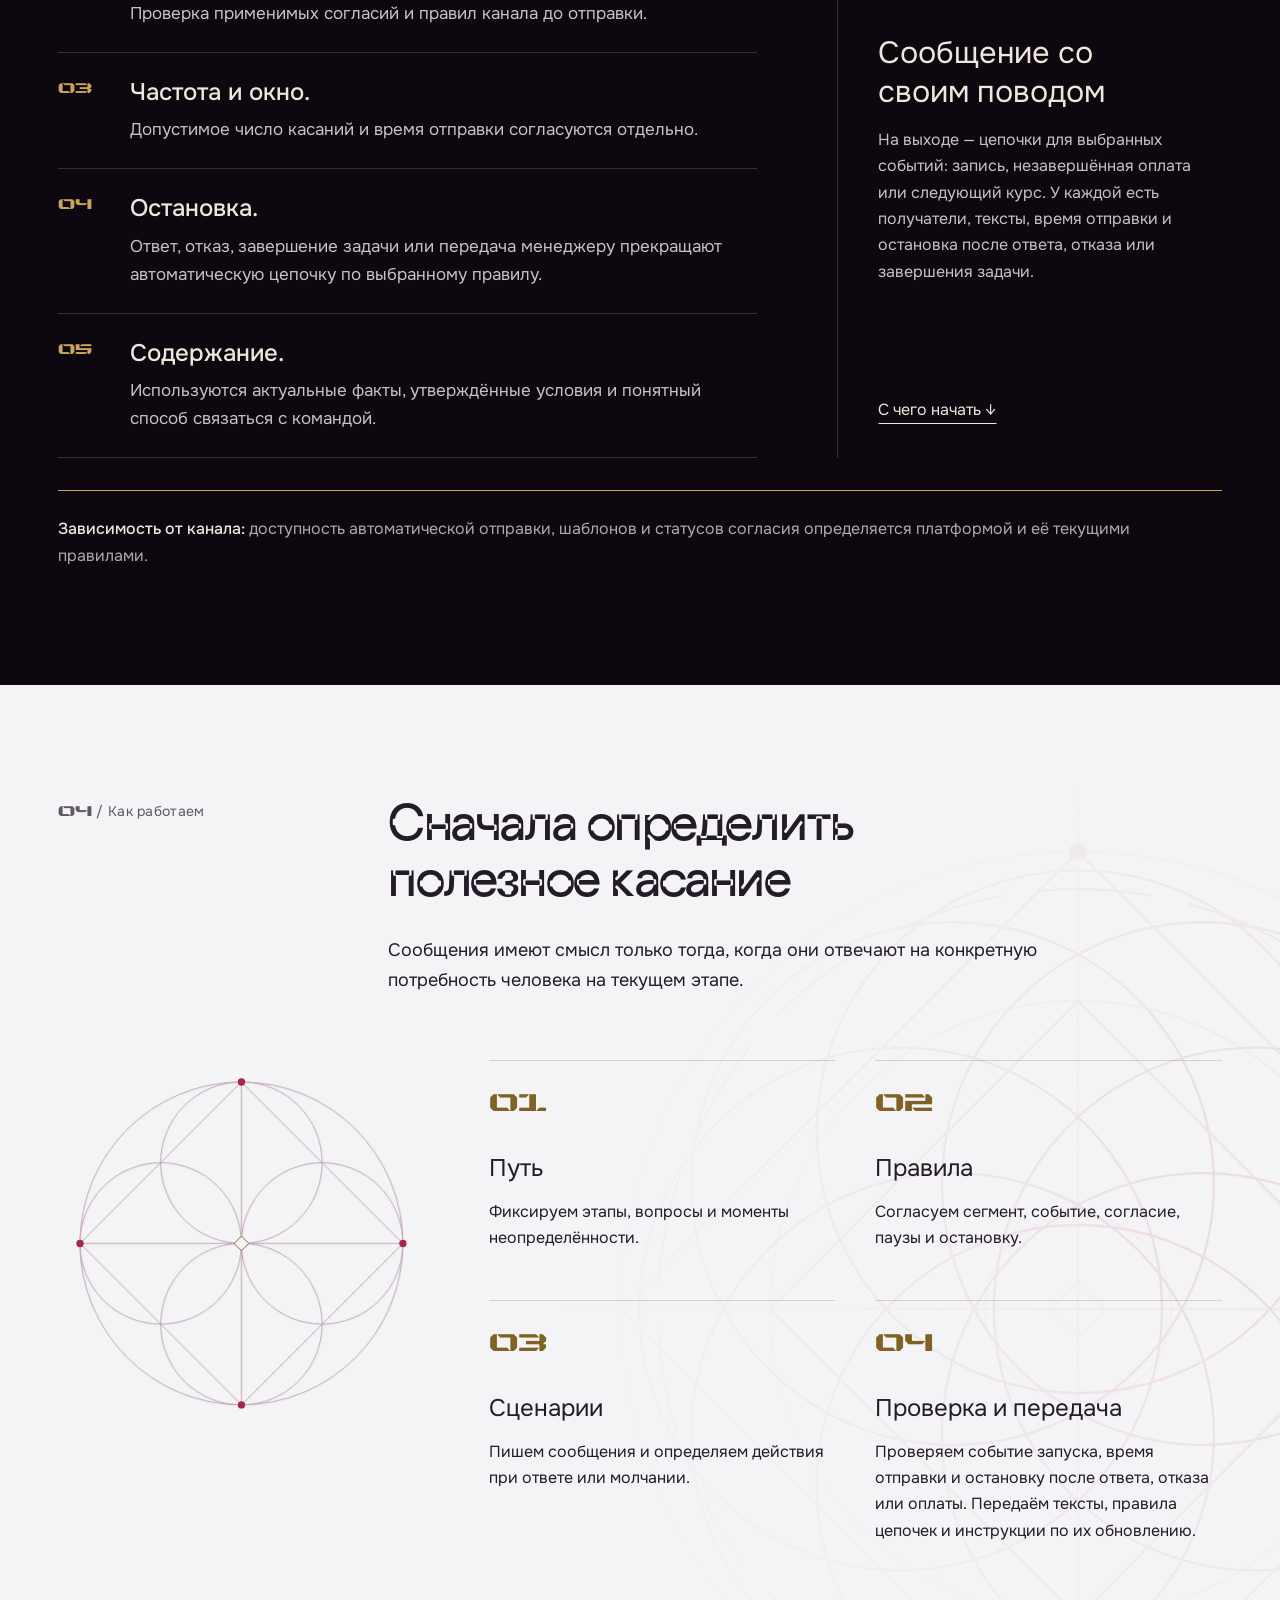
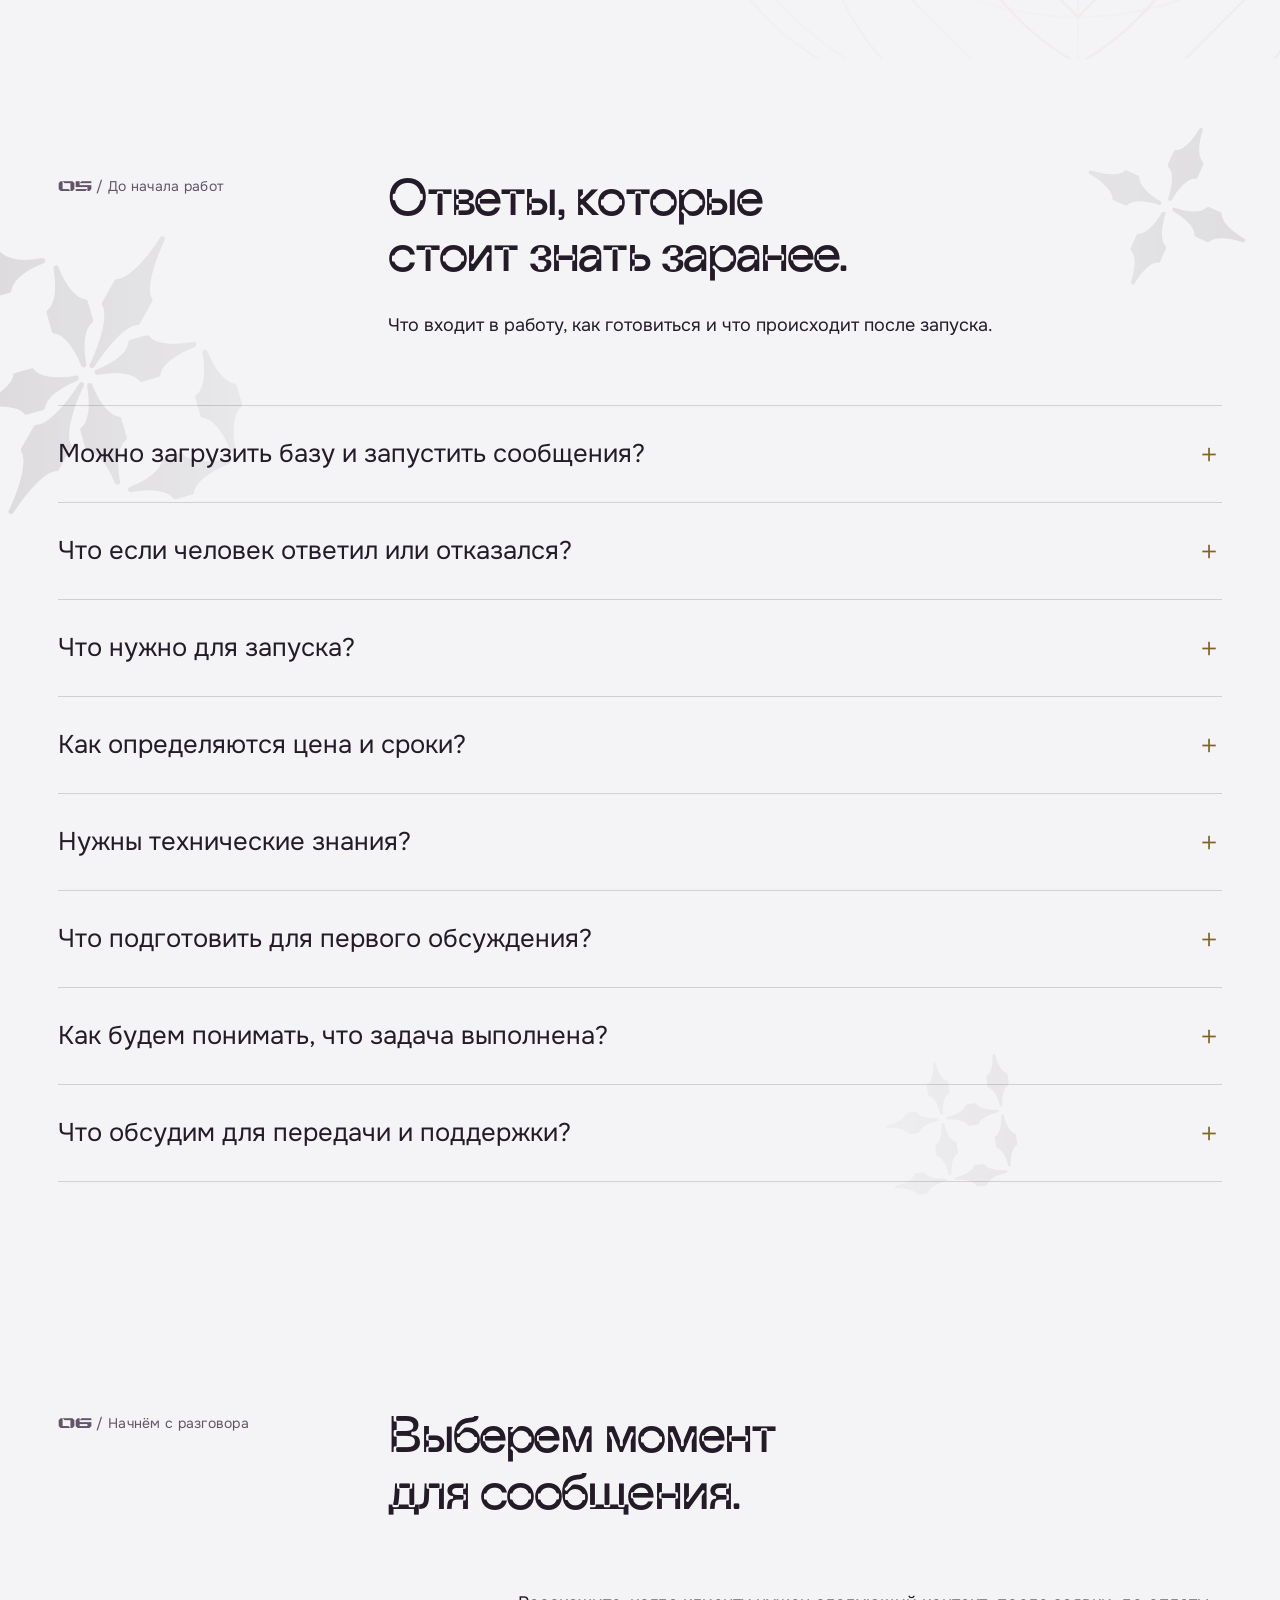
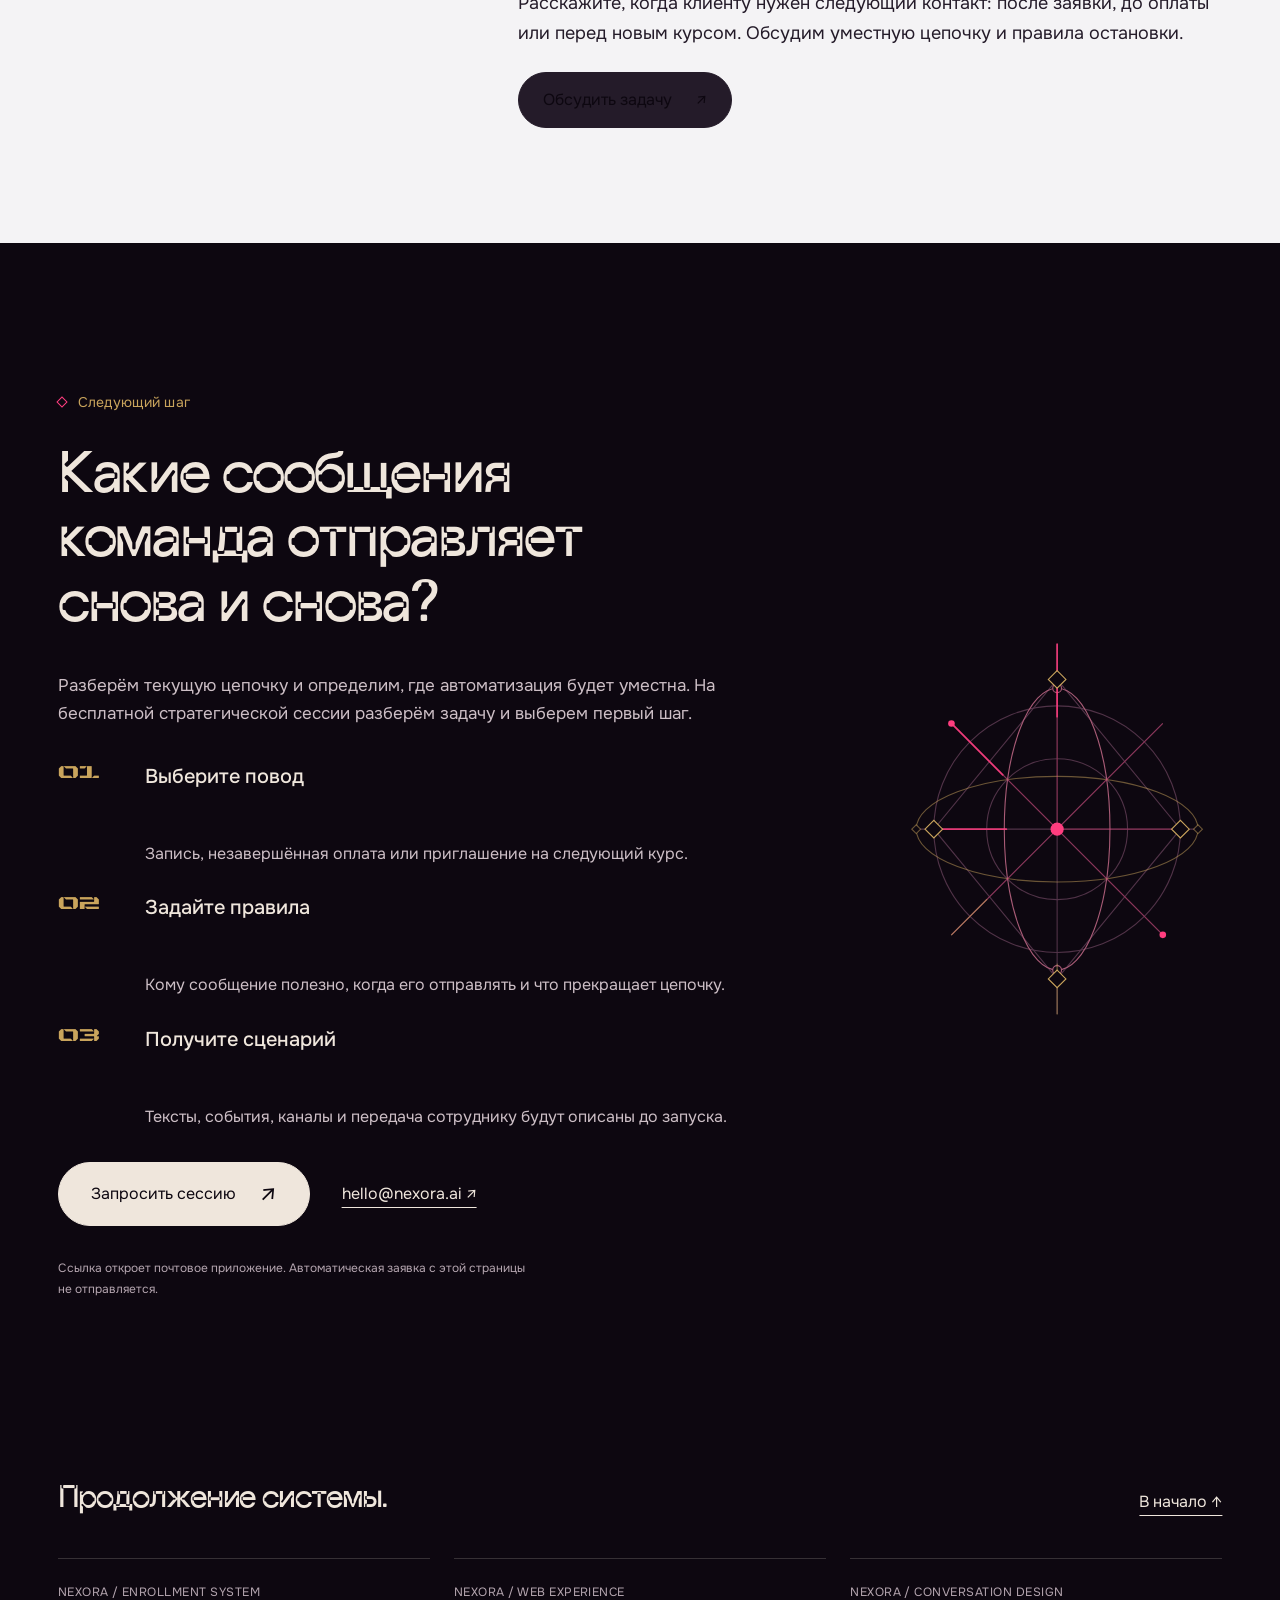
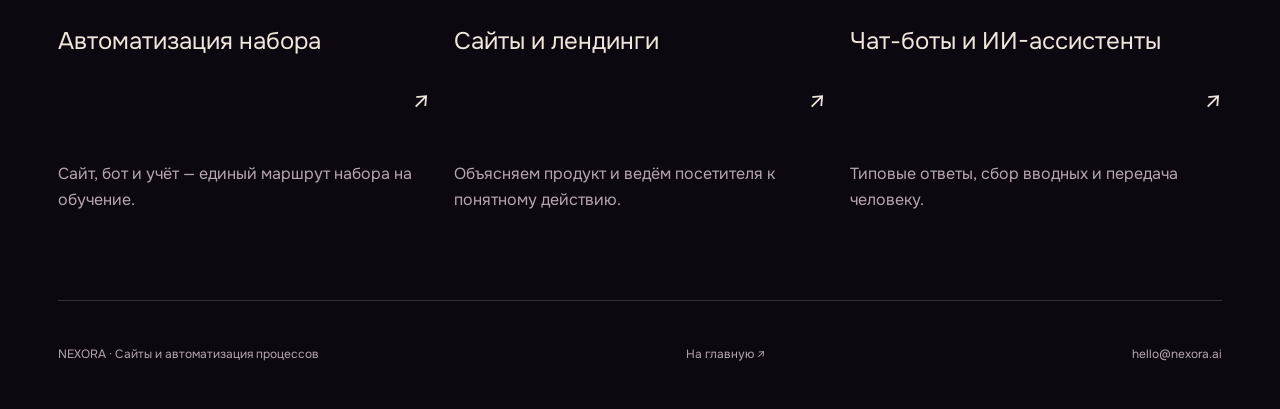
<file: services/marketing-automation.html>
<!doctype html>
<html lang="ru"><head><link rel="stylesheet" href="../nx-fonts.v4.css"><meta charset="utf-8"><meta name="viewport" content="width=device-width,initial-scale=1"><meta name="theme-color" content="#0d0710"><meta name="description" content="Подтверждение заявки, напоминание о записи, незавершённая оплата и приглашение на следующий курс. Настраиваем сообщения по событиям, с ограниченной частотой и остановкой после ответа."><title>Маркетинговые коммуникации — Nexora</title><link rel="icon" href="../assets/favicon.svg" type="image/svg+xml"><link rel="stylesheet" href="service-pages.css?v=13"><script defer src="service-pages.js?v=8"></script><link rel="stylesheet" href="../nx-navigation.css?v=9"><script defer src="../nx-navigation.js?v=6"></script></head><body data-service="marketing-automation">
<a class="skip" href="#main">Перейти к содержанию</a><header class="top"><div class="wrap"><div class="top-in"><a class="brand" href="../index.html" aria-label="Nexora — главная">NEXORA</a><div class="header-actions"><a class="top-contact" href="#discuss">Обсудить задачу ↗</a><button class="nx-trigger" type="button" aria-label="Открыть меню" aria-expanded="false" aria-controls="nx-navigation"><span class="nx-lines" aria-hidden="true"></span></button></div></div></div></header>
<main id="main"><section class="hero"><div class="wrap"><div class="hero-layout"><div class="hero-copy"><h1>Сообщения, которые <br><em>продолжают разговор.</em></h1><p class="lead">Для команд, которым важно не терять контакт после заявки. Настраиваем ответы, напоминания о записи и незавершённой оплате, приглашения на следующий курс. У каждой цепочки — основание, частота и остановка.</p></div><figure class="hero-art"><svg role="img" aria-label="Продуктовая композиция Nexora" xmlns="http://www.w3.org/2000/svg" width="800" height="1000" viewBox="0 0 800 1000"><g class="nx-hero-core"><title>Орбита коммуникаций: событие, сообщение, ответ и остановка</title><rect width="800" height="1000" fill="#0d0710"/><path d="M40 120L56 120" fill="none" stroke="#5d485b" stroke-width="1"/><path d="M40 192L48 192" fill="none" stroke="#5d485b" stroke-width="1"/><path d="M40 264L56 264" fill="none" stroke="#5d485b" stroke-width="1"/><path d="M40 336L48 336" fill="none" stroke="#5d485b" stroke-width="1"/><path d="M40 408L56 408" fill="none" stroke="#5d485b" stroke-width="1"/><path d="M40 480L48 480" fill="none" stroke="#5d485b" stroke-width="1"/><path d="M40 552L56 552" fill="none" stroke="#5d485b" stroke-width="1"/><path d="M40 624L48 624" fill="none" stroke="#5d485b" stroke-width="1"/><path d="M40 696L56 696" fill="none" stroke="#5d485b" stroke-width="1"/><path d="M40 768L48 768" fill="none" stroke="#5d485b" stroke-width="1"/><path d="M40 840L56 840" fill="none" stroke="#5d485b" stroke-width="1"/><path d="M64 100L736 100" fill="none" stroke="#3a243f" stroke-width="1"/><path d="M64 900L736 900" fill="none" stroke="#3a243f" stroke-width="1"/><circle cx="400" cy="500" r="296" fill="none" stroke="#3a243f" stroke-width="1"/><circle cx="400" cy="500" r="240" fill="none" stroke="#c9a45c" stroke-width="1"/><path d="M64 500L736 500" fill="none" stroke="#3a243f" stroke-width="1"/><path d="M400 152L400 848" fill="none" stroke="#3a243f" stroke-width="1"/><path d="M712 500L720 500" fill="none" stroke="#c9a45c" stroke-width="1"/><path d="M707.2600189398089 554.1782314320823L715.1384809639065 555.5674168534177" fill="none" stroke="#c9a45c" stroke-width="1"/><path d="M693.1840976852034 606.7102847176086L700.7016386514907 609.446445864214" fill="none" stroke="#c9a45c" stroke-width="1"/><path d="M670.1999259807449 656L677.1281292110205 660" fill="none" stroke="#c9a45c" stroke-width="1"/><path d="M639.0058662531211 700.5497342222002L645.134221798073 705.6920350996926" fill="none" stroke="#c9a45c" stroke-width="1"/><path d="M600.5497342222003 739.0058662531211L605.6920350996926 745.134221798073" fill="none" stroke="#c9a45c" stroke-width="1"/><path d="M556 770.1999259807449L560 777.1281292110203" fill="none" stroke="#c9a45c" stroke-width="1"/><path d="M506.71028471760866 793.1840976852034L509.446445864214 800.7016386514906" fill="none" stroke="#c9a45c" stroke-width="1"/><path d="M454.17823143208227 807.2600189398089L455.56741685341774 815.1384809639065" fill="none" stroke="#c9a45c" stroke-width="1"/><path d="M400 812L400 820" fill="none" stroke="#c9a45c" stroke-width="1"/><path d="M345.82176856791773 807.2600189398089L344.4325831465823 815.1384809639065" fill="none" stroke="#c9a45c" stroke-width="1"/><path d="M293.2897152823914 793.1840976852034L290.5535541357861 800.7016386514907" fill="none" stroke="#c9a45c" stroke-width="1"/><path d="M244.00000000000006 770.1999259807449L240.00000000000006 777.1281292110205" fill="none" stroke="#c9a45c" stroke-width="1"/><path d="M199.45026577779973 739.0058662531211L194.3079649003074 745.134221798073" fill="none" stroke="#c9a45c" stroke-width="1"/><path d="M160.9941337468789 700.5497342222003L154.86577820192707 705.6920350996927" fill="none" stroke="#c9a45c" stroke-width="1"/><path d="M129.8000740192552 656.0000000000001L122.87187078897966 660.0000000000001" fill="none" stroke="#c9a45c" stroke-width="1"/><path d="M106.81590231479663 606.7102847176087L99.29836134850933 609.4464458642141" fill="none" stroke="#c9a45c" stroke-width="1"/><path d="M92.7399810601911 554.1782314320823L84.86151903609345 555.5674168534177" fill="none" stroke="#c9a45c" stroke-width="1"/><path d="M88 500.00000000000006L80 500.00000000000006" fill="none" stroke="#c9a45c" stroke-width="1"/><path d="M92.73998106019104 445.82176856791784L84.8615190360934 444.4325831465824" fill="none" stroke="#c9a45c" stroke-width="1"/><path d="M106.81590231479657 393.2897152823914L99.29836134850927 390.55355413578604" fill="none" stroke="#c9a45c" stroke-width="1"/><path d="M129.80007401925513 344L122.87187078897966 340" fill="none" stroke="#c9a45c" stroke-width="1"/><path d="M160.99413374687876 299.45026577779987L154.86577820192693 294.3079649003075" fill="none" stroke="#c9a45c" stroke-width="1"/><path d="M199.45026577779967 260.9941337468789L194.30796490030735 254.86577820192707" fill="none" stroke="#c9a45c" stroke-width="1"/><path d="M243.99999999999986 229.80007401925525L239.99999999999986 222.87187078897972" fill="none" stroke="#c9a45c" stroke-width="1"/><path d="M293.2897152823914 206.81590231479657L290.55355413578604 199.29836134850927" fill="none" stroke="#c9a45c" stroke-width="1"/><path d="M345.82176856791773 192.7399810601911L344.4325831465823 184.86151903609345" fill="none" stroke="#c9a45c" stroke-width="1"/><path d="M399.99999999999994 188L399.99999999999994 180" fill="none" stroke="#c9a45c" stroke-width="1"/><path d="M454.17823143208216 192.73998106019104L455.56741685341757 184.8615190360934" fill="none" stroke="#c9a45c" stroke-width="1"/><path d="M506.7102847176087 206.81590231479663L509.44644586421407 199.29836134850933" fill="none" stroke="#c9a45c" stroke-width="1"/><path d="M555.9999999999998 229.80007401925502L559.9999999999998 222.8718707889795" fill="none" stroke="#c9a45c" stroke-width="1"/><path d="M600.5497342222002 260.9941337468788L605.6920350996926 254.86577820192701" fill="none" stroke="#c9a45c" stroke-width="1"/><path d="M639.0058662531211 299.45026577779964L645.1342217980729 294.3079649003073" fill="none" stroke="#c9a45c" stroke-width="1"/><path d="M670.1999259807449 344.0000000000001L677.1281292110205 340.0000000000001" fill="none" stroke="#c9a45c" stroke-width="1"/><path d="M693.1840976852034 393.2897152823914L700.7016386514907 390.55355413578604" fill="none" stroke="#c9a45c" stroke-width="1"/><path d="M707.2600189398089 445.82176856791773L715.1384809639065 444.43258314658226" fill="none" stroke="#c9a45c" stroke-width="1"/><rect class="kinetic-piece" style="--piece:1" x="224" y="368" width="352" height="248" rx="16" fill="#ff3d7f" stroke="#ff3d7f"/><path class="kinetic-line" d="M224 390L400 520L576 390" fill="none" stroke="#efe6dc" stroke-width="2"/><path class="kinetic-line" d="M224 594L340 488M576 594L460 488" fill="none" stroke="#efe6dc" stroke-width="2"/><circle cx="400" cy="204" r="40" fill="#201227" stroke="#c9a45c"/><circle cx="656" cy="648" r="40" fill="#201227" stroke="#c9a45c"/><circle cx="144" cy="648" r="40" fill="#201227" stroke="#c9a45c"/></g><g class="nx-counter" fill="none" stroke="#c9a45c" stroke-width="1" opacity=".65"><circle cx="400" cy="500" r="286" stroke-dasharray="72 28"/><path d="M390 214L400 204L410 214L400 224Z" fill="#ff3d7f"/></g></svg><figcaption><span>Геометрия решения</span><span>Nexora</span></figcaption></figure><div class="hero-followup"><p class="eyebrow"><span class="diamond" aria-hidden="true"></span><span class="digits">07</span> / Маркетинговые коммуникации</p><div class="actions"><a class="button primary" href="#discuss">Обсудить задачу <span class="arrow" aria-hidden="true">↗</span></a><a class="text-link" href="#demo">Посмотреть пример <span aria-hidden="true">↓</span></a></div></div></div><div class="hero-bottom"><span>Для команд с повторяющимися сообщениями клиентам</span><a href="#scenarios">Сценарии и возможности ↓</a></div></div></section>
<section class="section paper" id="scenarios"><div class="wrap"><div class="section-head"><p class="section-index"><span class="digits">01</span> / Где помогает</p><div><h2>Коммуникация следует за событием</h2><p class="section-intro">Цепочка работает по согласованному правилу и не подменяет живой разговор. Получатель, содержание и частота заранее определяются вместе с командой.</p></div></div><div class="scenario-list"><details class="scenario" open><summary><span class="scenario-number">01</span><span class="scenario-title">Подтвердить следующий шаг</span><span class="round-arrow" aria-hidden="true">↗</span></summary><div class="scenario-body"><div class="scenario-copy"><div class="od-field"><p class="meta">После обращения</p><p>Сообщить, что обращение получено, и обозначить согласованный путь ответа.</p></div><div class="scenario-use od-field"><p class="meta">В работе</p><p>Подтвердить получение обращения и обозначить следующий шаг.</p></div></div><figure class="scenario-visual"><svg viewBox="0 0 400 320" width="400" height="320" aria-hidden="true" xmlns="http://www.w3.org/2000/svg"><g fill="none" stroke="#513348" stroke-width="1"><path d="M40 160H360M200 8V312"/><circle cx="200" cy="160" r="144"/></g><g class="nx-spin" fill="none" stroke="#ff3d7f" stroke-width="1" opacity=".8"><circle cx="200" cy="160" r="132"/><circle cx="200" cy="160" r="120" stroke-dasharray="40 16"/></g><g class="nx-breathe" fill="none" stroke="#c9a45c" stroke-width="1.2"><path d="M96 160Q200 40 304 160Q200 280 96 160ZM96 160Q200 80 304 160M96 160Q200 240 304 160"/><circle cx="200" cy="160" r="56"/></g><g class="nx-counter" fill="#ff3d7f" stroke="#c9a45c"><circle cx="200" cy="28" r="4"/><path d="M324 160L332 152L340 160L332 168Z" fill="#0d0710"/></g></svg></figure></div></details><details class="scenario" ><summary><span class="scenario-number">02</span><span class="scenario-title">Помочь не забыть о записи</span><span class="round-arrow" aria-hidden="true">↗</span></summary><div class="scenario-body"><div class="scenario-copy"><div class="od-field"><p class="meta">Напоминание</p><p>Отправить сообщение вокруг выбранного события, если канал и согласие получателя это позволяют.</p></div><div class="scenario-use od-field"><p class="meta">В работе</p><p>Напомнить о записи в допустимое время и подходящем канале.</p></div></div><figure class="scenario-visual"><svg viewBox="0 0 400 320" width="400" height="320" aria-hidden="true" xmlns="http://www.w3.org/2000/svg"><g fill="none" stroke="#513348" stroke-width="1"><path d="M40 160H360M200 8V312"/><circle cx="200" cy="160" r="144"/></g><g class="nx-spin" fill="none" stroke="#ff3d7f" stroke-width="1" opacity=".8"><polygon points="200.00,24.00 317.78,92.00 317.78,228.00 200.00,296.00 82.22,228.00 82.22,92.00"/></g><g class="nx-breathe" fill="none" stroke="#c9a45c" stroke-width="1.2"><path d="M200 64L284 112V208L200 256L116 208V112ZM116 112L200 160L284 112M200 160V256"/></g><g class="nx-counter" fill="#ff3d7f" stroke="#c9a45c"><circle cx="200" cy="28" r="4"/><path d="M324 160L332 152L340 160L332 168Z" fill="#0d0710"/></g></svg></figure></div></details><details class="scenario" ><summary><span class="scenario-number">03</span><span class="scenario-title">Помочь завершить оплату</span><span class="round-arrow" aria-hidden="true">↗</span></summary><div class="scenario-body"><div class="scenario-copy"><div class="od-field"><p class="meta">Незавершённый этап</p><p>Если запись оформлена, а оплата не подтверждена, напоминание помогает уточнить причину и предложить помощь менеджера. После оплаты или отказа цепочка прекращается.</p></div><div class="scenario-use od-field"><p class="meta">В работе</p><p>Уточнить, нужна ли помощь с оплатой. Не отправлять повторное напоминание после подтверждения платежа.</p></div></div><figure class="scenario-visual"><svg viewBox="0 0 400 320" width="400" height="320" aria-hidden="true" xmlns="http://www.w3.org/2000/svg"><g fill="none" stroke="#513348" stroke-width="1"><path d="M40 160H360M200 8V312"/><circle cx="200" cy="160" r="144"/></g><g class="nx-spin" fill="none" stroke="#ff3d7f" stroke-width="1" opacity=".8"><circle cx="200" cy="160" r="132" stroke-dasharray="64 16"/></g><g class="nx-breathe" fill="none" stroke="#c9a45c" stroke-width="1.2"><circle cx="248" cy="160" r="64"/><circle cx="224" cy="201.56921938165306" r="64"/><circle cx="176" cy="201.56921938165306" r="64"/><circle cx="152" cy="160" r="64"/><circle cx="175.99999999999997" cy="118.43078061834696" r="64"/><circle cx="224" cy="118.43078061834694" r="64"/></g><g class="nx-counter" fill="#ff3d7f" stroke="#c9a45c"><circle cx="200" cy="28" r="4"/><path d="M324 160L332 152L340 160L332 168Z" fill="#0d0710"/></g></svg></figure></div></details><details class="scenario" ><summary><span class="scenario-number">04</span><span class="scenario-title">Пригласить на следующий курс</span><span class="round-arrow" aria-hidden="true">↗</span></summary><div class="scenario-body"><div class="scenario-copy"><div class="od-field"><p class="meta">Продолжение</p><p>Предложить выпускникам подходящий следующий курс или повторную запись. Сообщение получает выбранная группа с актуальным предложением, а не вся база подряд.</p></div><div class="scenario-use od-field"><p class="meta">В работе</p><p>Пригласить выпускников на следующий уровень обучения; ответ передать менеджеру, отказ остановит цепочку.</p></div></div><figure class="scenario-visual"><svg viewBox="0 0 400 320" width="400" height="320" aria-hidden="true" xmlns="http://www.w3.org/2000/svg"><g fill="none" stroke="#513348" stroke-width="1"><path d="M40 160H360M200 8V312"/><circle cx="200" cy="160" r="144"/></g><g class="nx-spin" fill="none" stroke="#ff3d7f" stroke-width="1" opacity=".8"><polygon points="200.00,24.00 336.00,160.00 200.00,296.00 64.00,160.00"/><circle cx="200" cy="160" r="112"/></g><g class="nx-breathe" fill="none" stroke="#c9a45c" stroke-width="1.2"><path d="M200 56L288 160L200 264L112 160ZM112 160H288M200 56V264M200 104L256 160L200 216L144 160Z"/></g><g class="nx-counter" fill="#ff3d7f" stroke="#c9a45c"><circle cx="200" cy="28" r="4"/><path d="M324 160L332 152L340 160L332 168Z" fill="#0d0710"/></g></svg></figure></div></details></div></div></section>
<section class="demo-section" id="demo"><div class="wrap"><div class="demo-shell"><div class="demo-explainer"><p class="section-index"><span class="digits">02</span> / Контекст важнее количества.</p><h2>Выберите событие в пути клиента</h2><p>У каждого касания есть повод и условие завершения. Посмотрите, как ответ человека останавливает автоматическую цепочку.</p><p class="demo-mark">Демонстрация · данные не отправляются</p></div><div class="demo-panel" data-demo><div class="demo-toolbar"><span class="mono">ПРИМЕР / 07</span><button type="button" class="reset" data-reset>Сначала</button></div><div class="demo-tabs" role="group" aria-label="Выберите событие в пути клиента"><button type="button" data-state="0" aria-pressed="true">Обращение</button><button type="button" data-state="1" aria-pressed="false">Запись</button><button type="button" data-state="2" aria-pressed="false">Неоплата</button><button type="button" data-state="3" aria-pressed="false">Ответ / отказ</button><button type="button" data-state="4" aria-pressed="false">Следующий курс</button></div><div class="demo-visual" data-demo-visual><div class="node od-field active"><span class="node-title">Новое обращение</span><span class="node-note">Условие отправки выполнено</span></div><div class="bubble "><span class="bubble-who">Бот · пример</span><p>Получили ваш запрос. Передали его команде для обсуждения задачи.</p></div></div><div class="demo-caption"><p class="meta" data-demo-label>Обращение</p><h3 data-demo-title>Показать, что запрос получен</h3><p data-demo-text>Подтверждаем событие и объясняем следующий шаг. Срок ответа должен быть принят командой.</p></div><div class="demo-actions"><span class="demo-hint">Переключайте сценарий</span><button type="button" class="demo-next" data-next>Следующий вариант <span aria-hidden="true">→</span></button></div><p class="sr-only" role="status" aria-live="polite" aria-atomic="true" data-status></p><noscript><p class="demo-hint">Показан первый пример. Для переключения включите JavaScript. Состав услуги доступен ниже.</p></noscript><script type="application/json">[{"tab":"Обращение","label":"Обращение","title":"Показать, что запрос получен","text":"Подтверждаем событие и объясняем следующий шаг. Срок ответа должен быть принят командой.","visual":"\u003cdiv class=\"node od-field active\">\u003cspan class=\"node-title\">Новое обращение\u003c/span>\u003cspan class=\"node-note\">Условие отправки выполнено\u003c/span>\u003c/div>\u003cdiv class=\"bubble \">\u003cspan class=\"bubble-who\">Бот · пример\u003c/span>\u003cp>Получили ваш запрос. Передали его команде для обсуждения задачи.\u003c/p>\u003c/div>"},{"tab":"Запись","label":"Запись","title":"Помочь сохранить договорённость","text":"Проверяются запись, допустимое время и возможность отправки.","visual":"\u003cdiv class=\"node od-field active\">\u003cspan class=\"node-title\">Запись подтверждена\u003c/span>\u003cspan class=\"node-note\">Отправка допустима\u003c/span>\u003c/div>\u003cdiv class=\"bubble \">\u003cspan class=\"bubble-who\">Бот · пример\u003c/span>\u003cp>Напоминаем о согласованной встрече. Если планы изменились, сообщите команде.\u003c/p>\u003c/div>"},{"tab":"Неоплата","label":"Неоплата","title":"Помощь вместо давления","text":"Запись есть, оплата ещё не подтверждена. Одно напоминание по настроенному правилу; платёж, ответ или отказ прекращает цепочку.","visual":"\u003cdiv class=\"node od-field active\">\u003cspan class=\"node-title\">Оплата не подтверждена\u003c/span>\u003cspan class=\"node-note\">Правило допускает одно касание\u003c/span>\u003c/div>\u003cdiv class=\"bubble \">\u003cspan class=\"bubble-who\">Бот · пример\u003c/span>\u003cp>Остались вопросы по оплате курса? Напишите — менеджер поможет разобраться.\u003c/p>\u003c/div>"},{"tab":"Ответ / отказ","label":"Ответ / отказ","title":"Человек меняет маршрут","text":"Ответ, отказ или завершение задачи прекращают сценарий по правилу.","visual":"\u003cdiv class=\"node od-field active\">\u003cspan class=\"node-title\">Получен ответ\u003c/span>\u003cspan class=\"node-note\">Клиент просит связаться лично\u003c/span>\u003c/div>\u003cdiv class=\"node od-field \">\u003cspan class=\"node-title\">Цепочка остановлена\u003c/span>\u003cspan class=\"node-note\">Диалог передаётся ответственному\u003c/span>\u003c/div>"},{"tab":"Следующий курс","label":"Следующий курс","title":"Продолжение обучения","text":"Приглашение для выбранной группы выпускников с актуальными условиями. Повторная запись фиксируется в учёте, а ответ передаётся менеджеру.","visual":"\u003cdiv class=\"node od-field active\">\u003cspan class=\"node-title\">Курс завершён\u003c/span>\u003cspan class=\"node-note\">Выбрана группа получателей · отправка допустима\u003c/span>\u003c/div>\u003cdiv class=\"bubble\">\u003cspan class=\"bubble-who\">Пример сообщения\u003c/span>\u003cp>Планируете продолжить обучение? Напишите — расскажем о следующем уровне и доступных группах.\u003c/p>\u003c/div>"}]</script></div></div></div></section>
<section class="section" id="scope"><div class="wrap"><div class="section-head"><p class="section-index"><span class="digits">03</span> / Состав проекта</p><div><h2>Цепочка с понятными правилами</h2><p class="section-intro">Выбираем событие запуска и задачу сообщения. Фиксируем содержание, канал, время отправки и условия прекращения цепочки: ответ, оплата, запись или отказ от сообщений.</p></div></div><figure class="scope-ornament" aria-hidden="true"><svg xmlns="http://www.w3.org/2000/svg" width="640" height="320" viewBox="0 0 640 320"><g fill="none" stroke="#513348" stroke-width="1"><path d="M24 160H616M320 16V304"/><circle cx="320" cy="160" r="136"/><circle cx="320" cy="160" r="96"/><circle cx="224" cy="160" r="96"/><circle cx="416" cy="160" r="96"/></g><g class="sacred-part nx-spin" fill="none" stroke="#c9a45c" stroke-width="1"><polygon points="320,40 335.78,106.27 384.88,59.05 362.32,123.33 429.16,110.15 375.43,152.03 438.78,177.08 370.94,183.26 410.69,238.58 350.28,207.11 353.81,275.14 320,216 286.19,275.14 289.72,207.11 229.31,238.58 269.06,183.26 201.22,177.08 264.57,152.03 210.84,110.15 277.68,123.33 255.12,59.05 304.22,106.27"/><circle cx="320" cy="160" r="120"/></g><g class="sacred-part nx-spin" fill="none" stroke="#a82451" stroke-width="1"><path d="M320 40L440 160L320 280L200 160ZM200 40L440 280M440 40L200 280"/><circle cx="320" cy="160" r="56"/></g><g class="sacred-control nx-breathe" fill="#ff3d7f"><circle cx="200" cy="160" r="4"/><circle cx="440" cy="160" r="4"/></g><g class="sacred-control nx-breathe" fill="#0d0710" stroke="#c9a45c"><path d="M88 160L96 152L104 160L96 168ZM536 160L544 152L552 160L544 168Z"/></g></svg></figure><div class="scope-grid"><ul class="list"><li><div><strong>Событие запуска.</strong> Какое подтверждённое действие добавляет контакт в цепочку.</div></li><li><div><strong>Основание для сообщения.</strong> Проверка применимых согласий и правил канала до отправки.</div></li><li><div><strong>Частота и окно.</strong> Допустимое число касаний и время отправки согласуются отдельно.</div></li><li><div><strong>Остановка.</strong> Ответ, отказ, завершение задачи или передача менеджеру прекращают автоматическую цепочку по выбранному правилу.</div></li><li><div><strong>Содержание.</strong> Используются актуальные факты, утверждённые условия и понятный способ связаться с командой.</div></li></ul><aside class="scope-aside"><span class="scope-symbol" aria-hidden="true">07↗</span><div><h3>Сообщение со своим поводом</h3><p>На выходе — цепочки для выбранных событий: запись, незавершённая оплата или следующий курс. У каждой есть получатели, тексты, время отправки и остановка после ответа, отказа или завершения задачи.</p></div><a class="text-link" href="#brief">С чего начать ↓</a></aside></div><div class="note"><strong>Зависимость от канала:</strong> доступность автоматической отправки, шаблонов и статусов согласия определяется платформой и её текущими правилами.</div></div></section>
<section class="section paper" id="process"><figure class="process-backdrop" aria-hidden="true"><svg width="480" height="480" viewBox="0 0 480 480" aria-hidden="true" xmlns="http://www.w3.org/2000/svg"><g fill="none" stroke="#bfb0bf" stroke-width="1"><circle cx="240" cy="240" r="196"/><path d="M240 16V464M16 240H464"/><circle cx="240" cy="240" r="132"/></g><g class="nx-counter" fill="none" stroke="#a82451" stroke-width="1"><circle cx="316" cy="240" r="112"/><circle cx="293.7401153701776" cy="293.7401153701776" r="112"/><circle cx="240" cy="316" r="112"/><circle cx="186.2598846298224" cy="293.7401153701776" r="112"/><circle cx="164" cy="240" r="112"/><circle cx="186.25988462982238" cy="186.2598846298224" r="112"/><circle cx="240" cy="164" r="112"/><circle cx="293.7401153701776" cy="186.25988462982238" r="112"/></g><g class="nx-spin" fill="none" stroke="#8d6c25" stroke-width="1"><path d="M240 44L436 240L240 436L44 240ZM240 108L372 240L240 372L108 240Z"/><circle cx="240" cy="240" r="180" stroke-dasharray="48 16"/></g><g class="nx-breathe" fill="none" stroke="#a82451"><circle cx="240" cy="240" r="40"/><path d="M228 240L240 228L252 240L240 252Z"/></g><g class="nx-spin" fill="#a82451"><circle cx="240" cy="44" r="4"/><circle cx="436" cy="240" r="4"/></g></svg></figure><div class="wrap"><div class="section-head"><p class="section-index"><span class="digits">04</span> / Как работаем</p><div><h2>Сначала определить полезное касание</h2><p class="section-intro">Сообщения имеют смысл только тогда, когда они отвечают на конкретную потребность человека на текущем этапе.</p></div></div><div class="process-stage"><figure class="process-ornament" aria-label="Геометрия связанного процесса"><svg xmlns="http://www.w3.org/2000/svg" viewBox="0 0 400 400" width="400" height="400" role="img" aria-label="Четыре этапа связаны в единую систему"><g class="ornament-pulse" fill="none" stroke="#b7a0ae" stroke-width="1"><circle cx="200" cy="200" r="176"/><circle cx="200" cy="112" r="88"/><circle cx="112" cy="200" r="88"/><circle cx="288" cy="200" r="88"/><circle cx="200" cy="288" r="88"/><path d="M200 24L376 200L200 376L24 200ZM24 200H376M200 24V376"/></g><g fill="#a82451"><circle cx="200" cy="24" r="4"/><circle cx="376" cy="200" r="4"/><circle cx="200" cy="376" r="4"/><circle cx="24" cy="200" r="4"/></g><path d="M192 200L200 192L208 200L200 208Z" fill="#f4f3f5" stroke="#806324"/></svg></figure><div class="steps"><article class="phase"><h3>Путь</h3><p>Фиксируем этапы, вопросы и моменты неопределённости.</p></article><article class="phase"><h3>Правила</h3><p>Согласуем сегмент, событие, согласие, паузы и остановку.</p></article><article class="phase"><h3>Сценарии</h3><p>Пишем сообщения и определяем действия при ответе или молчании.</p></article><article class="phase"><h3>Проверка и передача</h3><p>Проверяем событие запуска, время отправки и остановку после ответа, отказа или оплаты. Передаём тексты, правила цепочек и инструкции по их обновлению.</p></article></div></div></div></section>
<section class="section paper" id="questions"><div class="section-ornaments" aria-hidden="true"><span class="background-glyph background-glyph-1">%</span><span class="background-glyph background-glyph-2">+</span><span class="background-glyph background-glyph-3">#</span></div><div class="wrap"><div class="section-head"><p class="section-index"><span class="digits">05</span> / До начала работ</p><div><h2>Ответы, которые<br>стоит знать заранее.</h2><p class="section-intro">Что входит в работу, как готовиться и что происходит после запуска.</p></div></div><div class="faq-list"><details class="faq"><summary>Можно загрузить базу и запустить сообщения?</summary><p>Сначала определяем сегмент, основания для сообщения, применимые согласия и правила канала. Не начинаем с массовой отправки.</p></details><details class="faq"><summary>Что если человек ответил или отказался?</summary><p>Согласованное правило останавливает цепочку или передаёт разговор сотруднику. Отказ не должен продолжать тот же сценарий.</p></details><details class="faq"><summary>Что нужно для запуска?</summary><p>Подтверждённые события, актуальные тексты, получатели, доступный канал, частота, правила остановки и владелец процесса.</p></details><details class="faq"><summary>Как определяются цена и сроки?</summary><p>Стоимость и сроки определяются после согласования состава работ. В предложении отдельно указываются разработка, внешние сервисы, сопровождение и обучение. Фиксированной цены на любой объём нет.</p></details><details class="faq"><summary>Нужны технические знания?</summary><p>Никаких для первого обсуждения. Вы объясняете задачу и правила работы; мы разбираем техническую часть, подключения и нужные доступы. Перед запуском показываем сотрудникам, как пользоваться решением.</p></details><details class="faq"><summary>Что подготовить для первого обсуждения?</summary><p>Перечислите сообщения, которые команда отправляет вручную. Для каждого важны повод, получатель, канал и событие, после которого напоминание уже не нужно.</p></details><details class="faq"><summary>Как будем понимать, что задача выполнена?</summary><p>Проверяем событие запуска, время отправки и остановку после ответа, отказа или оплаты. Передаём тексты, правила цепочек и инструкции по их обновлению.</p></details><details class="faq"><summary>Что обсудим для передачи и поддержки?</summary><p>До начала работ фиксируем исходники, доступы, инструкции и обучение, которые входят в передачу. Дальнейшее сопровождение обсуждается отдельно: задачи, ответственный, период и стоимость.</p></details></div></div></section>
<section class="section paper" id="brief"><div class="wrap"><div class="section-head"><p class="section-index"><span class="digits">06</span> / Начнём с разговора</p><div><h2>Выберем момент для сообщения.</h2></div></div><div class="brief-invitation"><p>Расскажите, когда клиенту нужен следующий контакт: после заявки, до оплаты или перед новым курсом. Обсудим уместную цепочку и правила остановки.</p><a class="button primary" href="#discuss">Обсудить задачу <span aria-hidden="true">↗</span></a></div></div></section>
<section class="cta" id="discuss"><div class="wrap"><div class="cta-layout"><div><p class="eyebrow"><span class="diamond" aria-hidden="true"></span>Следующий шаг</p><h2>Какие сообщения команда отправляет снова и снова?</h2><p>Разберём текущую цепочку и определим, где автоматизация будет уместна. На бесплатной стратегической сессии разберём задачу и выберем первый шаг.</p><ol class="contact-path"><li><span class="digits">01</span><div class="od-field"><strong>Выберите повод</strong><p>Запись, незавершённая оплата или приглашение на следующий курс.</p></div></li><li><span class="digits">02</span><div class="od-field"><strong>Задайте правила</strong><p>Кому сообщение полезно, когда его отправлять и что прекращает цепочку.</p></div></li><li><span class="digits">03</span><div class="od-field"><strong>Получите сценарий</strong><p>Тексты, события, каналы и передача сотруднику будут описаны до запуска.</p></div></li></ol><div class="cta-actions"><a class="button primary" href="mailto:hello@nexora.ai?subject=Nexora%20%2F%20%D0%9C%D0%B0%D1%80%D0%BA%D0%B5%D1%82%D0%B8%D0%BD%D0%B3%D0%BE%D0%B2%D1%8B%D0%B5%20%D0%BA%D0%BE%D0%BC%D0%BC%D1%83%D0%BD%D0%B8%D0%BA%D0%B0%D1%86%D0%B8%D0%B8&body=1.%20%D0%9A%D0%B0%D0%BA%D0%B8%D0%B5%20%D1%81%D0%BE%D0%BE%D0%B1%D1%89%D0%B5%D0%BD%D0%B8%D1%8F%20%D0%BA%D0%BE%D0%BC%D0%B0%D0%BD%D0%B4%D0%B0%20%D0%BF%D0%BE%D0%B2%D1%82%D0%BE%D1%80%D1%8F%D0%B5%D1%82%3F%0A2.%20%D0%9A%D0%B0%D0%BA%D0%BE%D0%B5%20%D1%81%D0%BE%D0%B1%D1%8B%D1%82%D0%B8%D0%B5%20%D0%B7%D0%B0%D0%BF%D1%83%D1%81%D0%BA%D0%B0%D0%B5%D1%82%20%D1%81%D0%BE%D0%BE%D0%B1%D1%89%D0%B5%D0%BD%D0%B8%D0%B5%3F%0A3.%20%D0%9A%D0%BE%D0%BC%D1%83%20%D0%B8%20%D0%BD%D0%B0%20%D0%BA%D0%B0%D0%BA%D0%BE%D0%BC%20%D0%BE%D1%81%D0%BD%D0%BE%D0%B2%D0%B0%D0%BD%D0%B8%D0%B8%20%D0%BE%D1%82%D0%BF%D1%80%D0%B0%D0%B2%D0%BB%D1%8F%D1%8E%D1%82%3F%0A4.%20%D0%9A%D0%B0%D0%BA%D0%B8%D0%B5%20%D1%87%D0%B0%D1%81%D1%82%D0%BE%D1%82%D0%B0%20%D0%B8%20%D0%B2%D1%80%D0%B5%D0%BC%D1%8F%20%D0%B4%D0%BE%D0%BF%D1%83%D1%81%D1%82%D0%B8%D0%BC%D1%8B%3F%0A5.%20%D0%9A%D0%BE%D0%B3%D0%B4%D0%B0%20%D1%86%D0%B5%D0%BF%D0%BE%D1%87%D0%BA%D0%B0%20%D0%BE%D1%81%D1%82%D0%B0%D0%BD%D0%B0%D0%B2%D0%BB%D0%B8%D0%B2%D0%B0%D0%B5%D1%82%D1%81%D1%8F%3F%0A%0A%D0%9E%D1%82%D0%B2%D0%B5%D1%82%D1%8B%3A%0A">Запросить сессию <span class="arrow" aria-hidden="true">↗</span></a><a class="text-link" href="mailto:hello@nexora.ai?subject=Nexora%20%2F%20%D0%9C%D0%B0%D1%80%D0%BA%D0%B5%D1%82%D0%B8%D0%BD%D0%B3%D0%BE%D0%B2%D1%8B%D0%B5%20%D0%BA%D0%BE%D0%BC%D0%BC%D1%83%D0%BD%D0%B8%D0%BA%D0%B0%D1%86%D0%B8%D0%B8">hello@nexora.ai ↗</a></div><p class="meta">Ссылка откроет почтовое приложение. Автоматическая заявка с этой страницы не отправляется.</p></div><figure class="cta-art" aria-hidden="true"><svg xmlns="http://www.w3.org/2000/svg" width="300" height="400" viewBox="0 0 300 400"><g fill="none" stroke="#513348" stroke-width="1"><path d="M150 32V368M22 200H278M54 104L246 296M54 296L246 104M150 64L262 200L150 336L38 200Z"/><circle cx="150" cy="200" r="112"/><circle cx="150" cy="200" r="64"/></g><g class="contact-orbit" fill="none" stroke="#c9a45c" stroke-opacity=".5" stroke-width="1"><ellipse cx="150" cy="200" rx="128" ry="48"/><path d="M18 200L22 196L26 200L22 204ZM274 200L278 196L282 200L278 204Z" fill="#0d0710"/></g><g class="contact-orbit contact-orbit-reverse" fill="none" stroke="#a85b76" stroke-width="1"><ellipse cx="150" cy="200" rx="48" ry="128"/><circle cx="150" cy="72" r="4" fill="#0d0710"/><circle cx="150" cy="328" r="4" fill="#0d0710"/></g><g fill="none" stroke="#ff3d7f" stroke-opacity=".35"><path d="M54 104L150 200L246 104M54 296L150 200L246 296M150 64V200L262 200"/></g><g fill="none"><path class="cta-signal" pathLength="1" d="M150 32V200L246 296M54 104L150 200L246 104M38 200H150V336"/><path class="cta-signal cta-signal-secondary" pathLength="1" d="M54 296L150 200L150 64M150 368V200H278"/></g><g fill="#0d0710" stroke="#c9a45c"><path d="M150 56L158 64L150 72L142 64ZM254 200L262 192L270 200L262 208ZM150 328L158 336L150 344L142 336ZM30 200L38 192L46 200L38 208Z"/></g><g fill="#ff3d7f"><circle class="cta-node" cx="150" cy="200" r="6"/><circle cx="54" cy="104" r="3"/><circle cx="246" cy="296" r="3"/></g></svg></figure></div></div></section>
<section class="related"><div class="wrap"><div class="related-head"><h2>Продолжение системы.</h2><a class="text-link" href="#main">В начало ↑</a></div><nav class="related-links" aria-label="Другие услуги Nexora"><a class="related-link od-tile" href="sales-automation.html"><span class="meta">NEXORA / ENROLLMENT SYSTEM</span><b>Автоматизация набора</b><span class="related-arrow" aria-hidden="true">↗</span><p class="related-explain">Сайт, бот и учёт — единый маршрут набора на обучение.</p></a><a class="related-link od-tile" href="websites.html"><span class="meta">NEXORA / WEB EXPERIENCE</span><b>Сайты и лендинги</b><span class="related-arrow" aria-hidden="true">↗</span><p class="related-explain">Объясняем продукт и ведём посетителя к понятному действию.</p></a><a class="related-link od-tile" href="chatbots.html"><span class="meta">NEXORA / CONVERSATION DESIGN</span><b>Чат-боты и ИИ-ассистенты</b><span class="related-arrow" aria-hidden="true">↗</span><p class="related-explain">Типовые ответы, сбор вводных и передача человеку.</p></a></nav></div></section></main>
<footer class="wrap"><div class="foot"><span>NEXORA · Сайты и автоматизация процессов</span><a href="../index.html">На главную ↗</a><a href="mailto:hello@nexora.ai">hello@nexora.ai</a></div></footer></body></html>
</file>
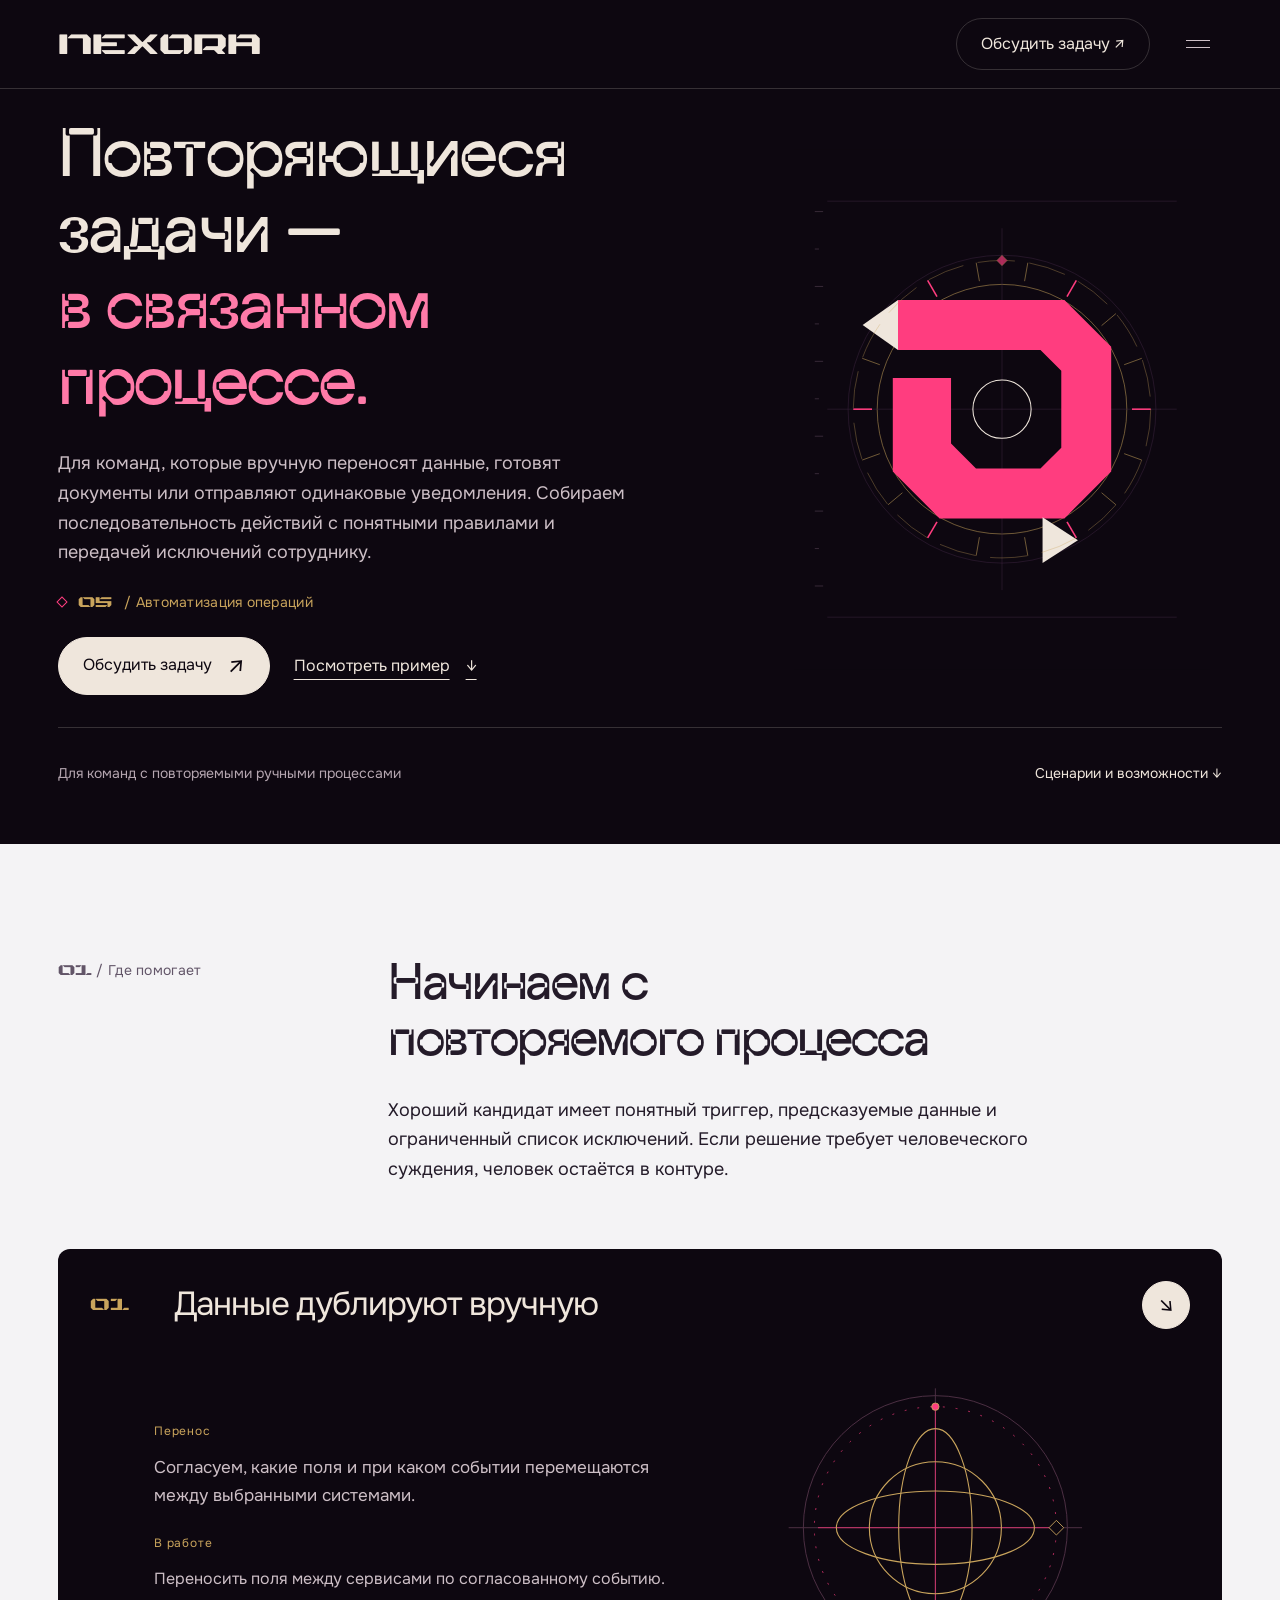
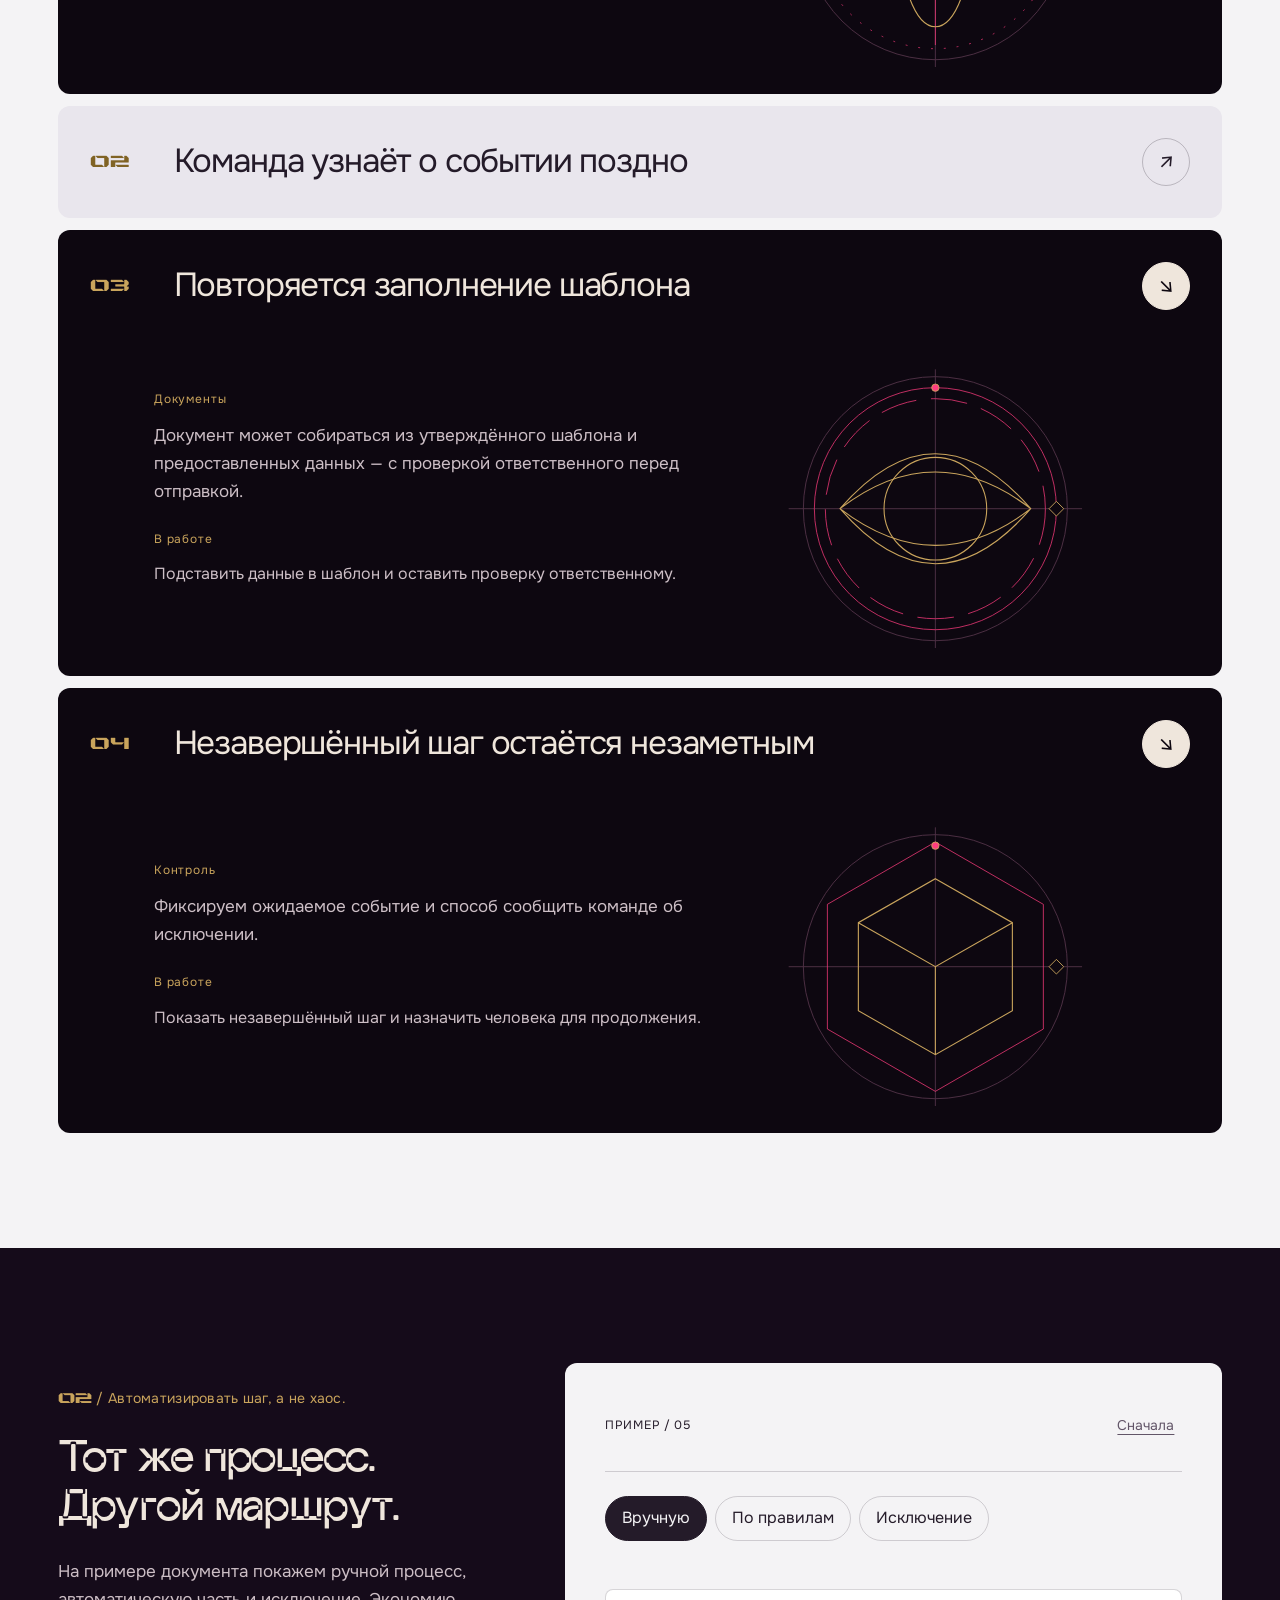
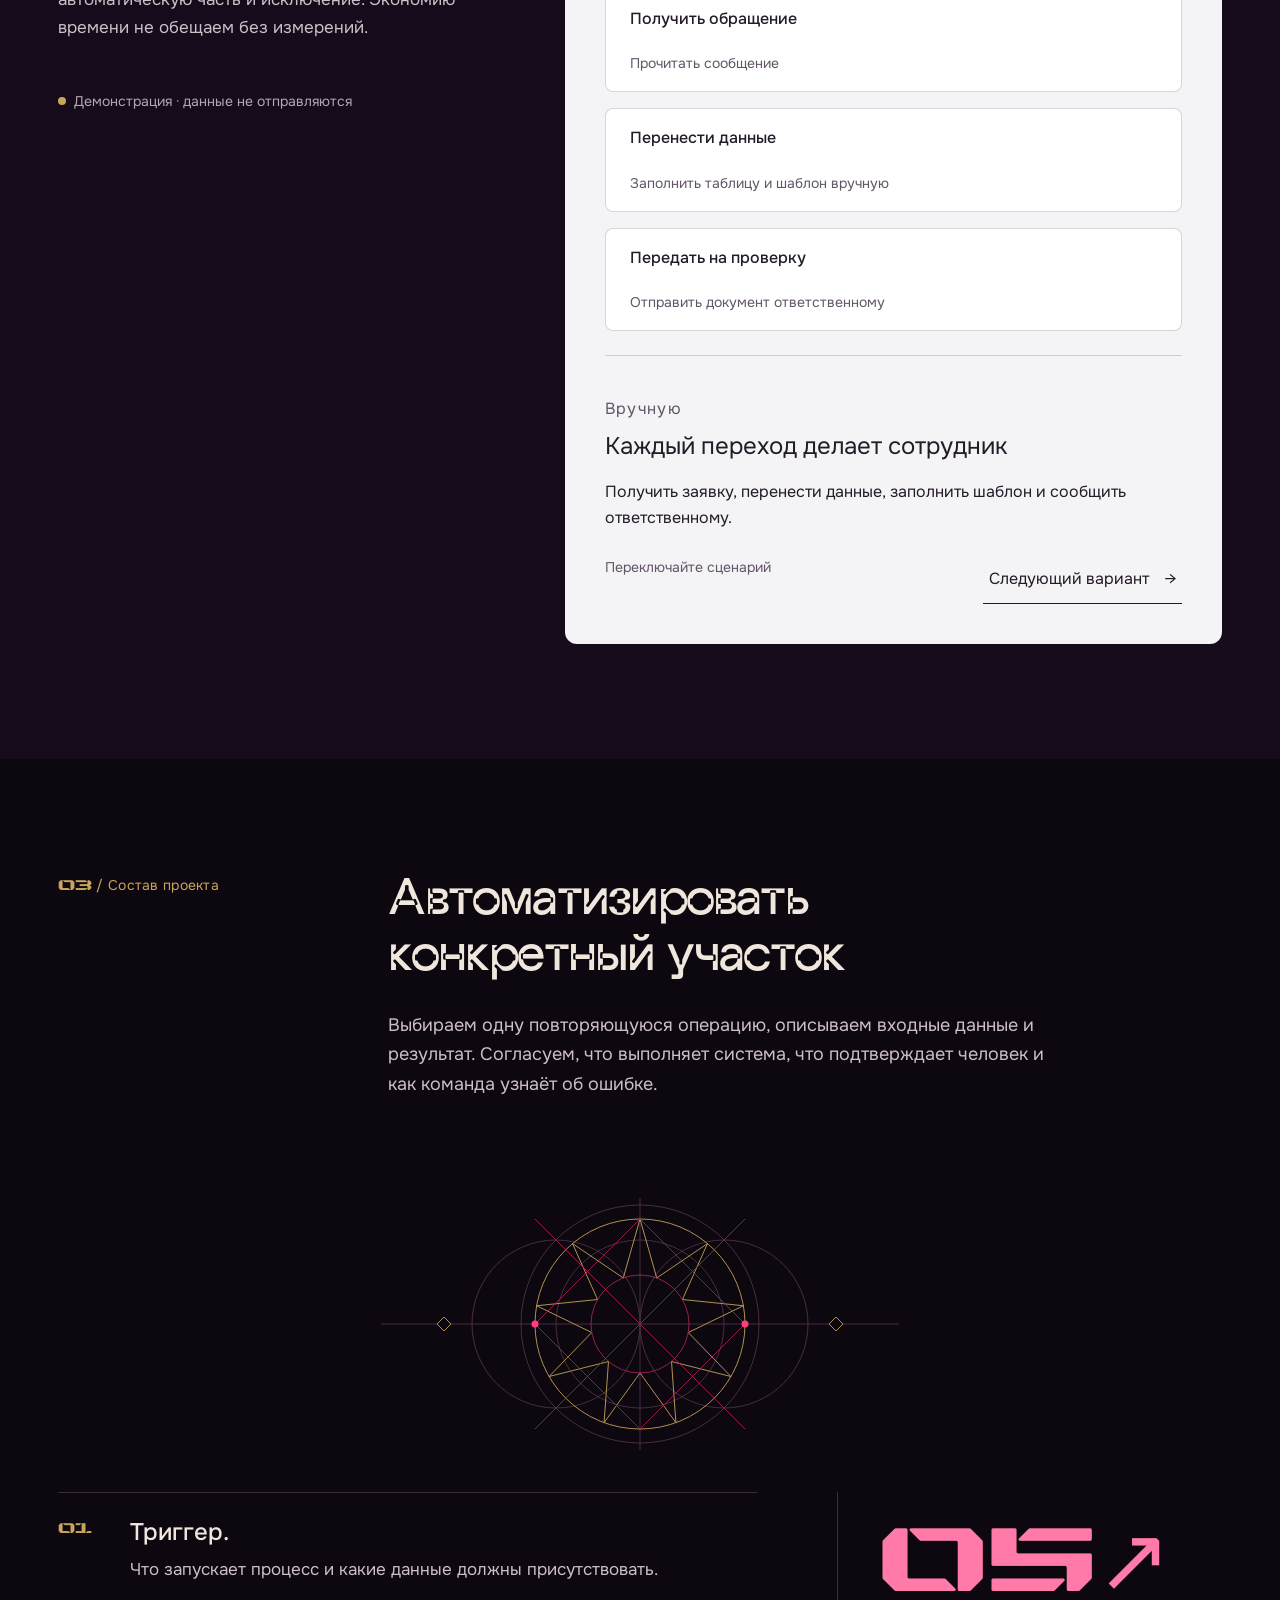
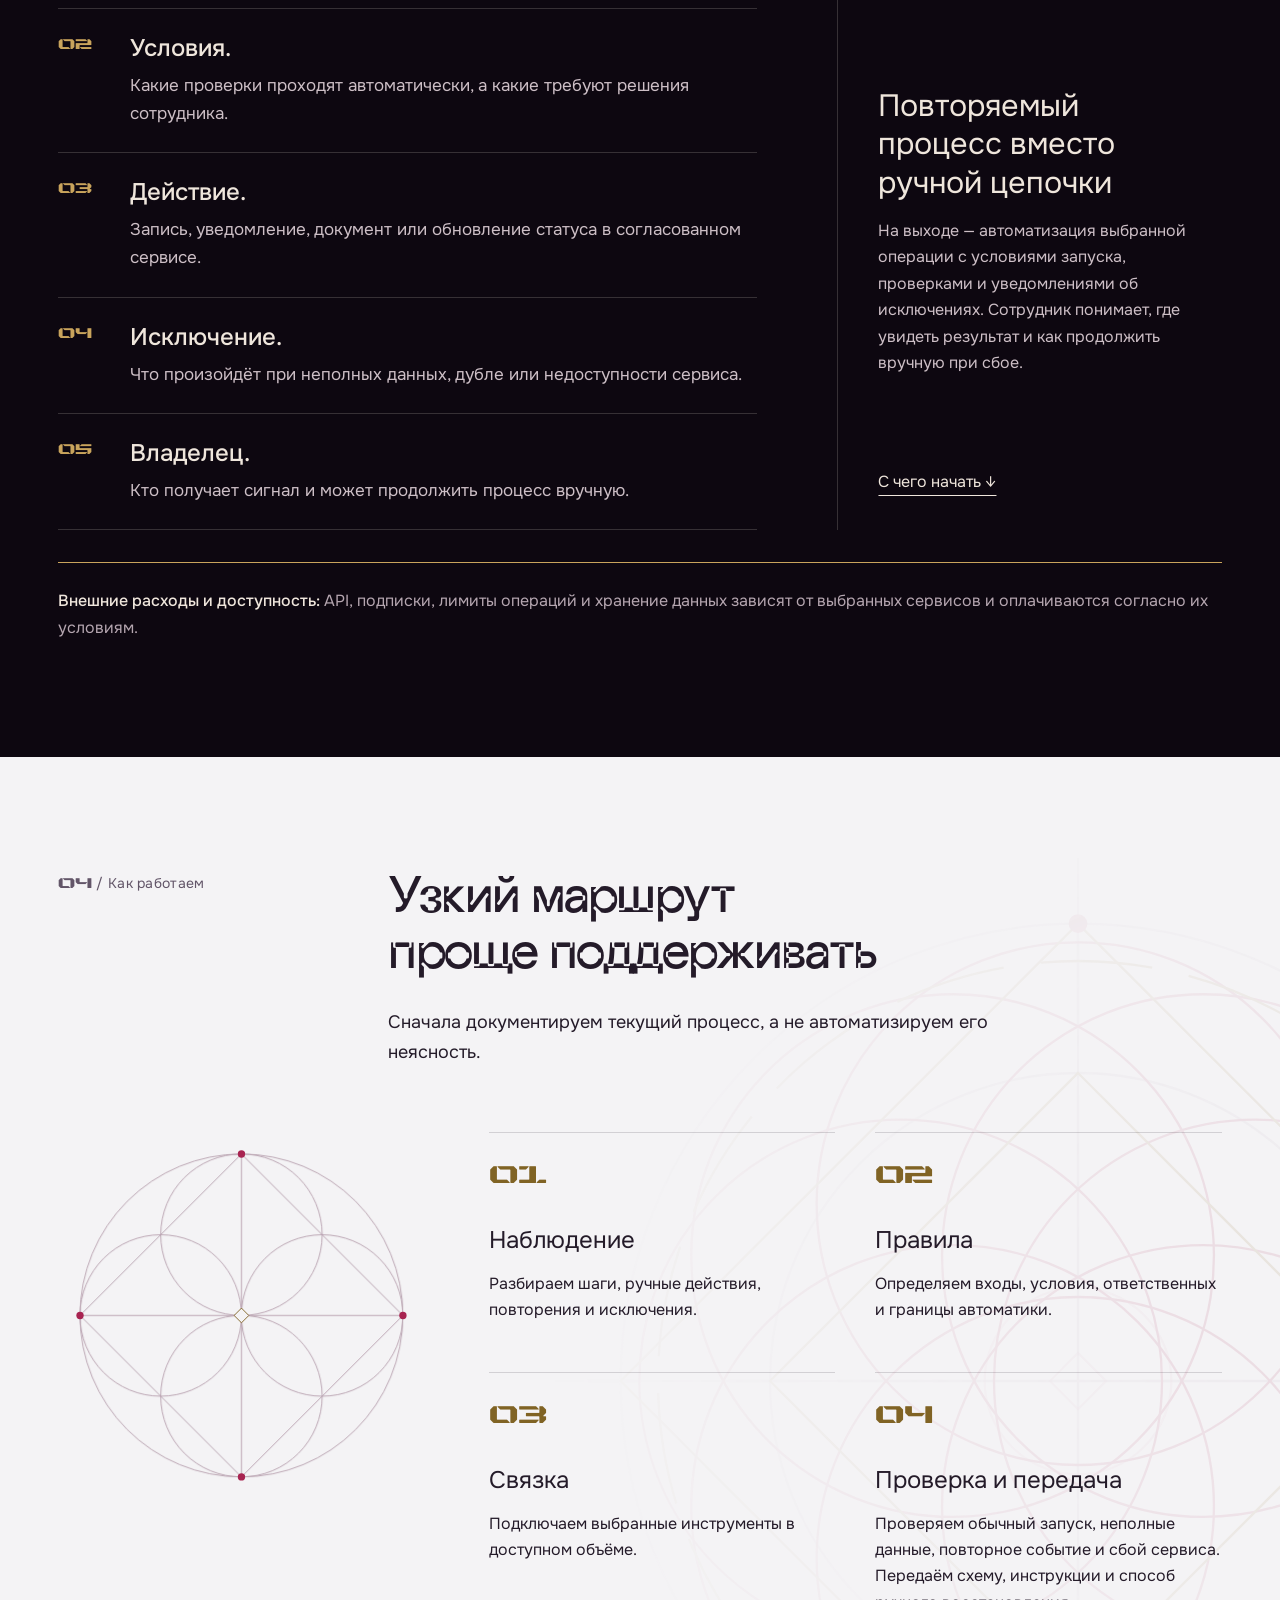
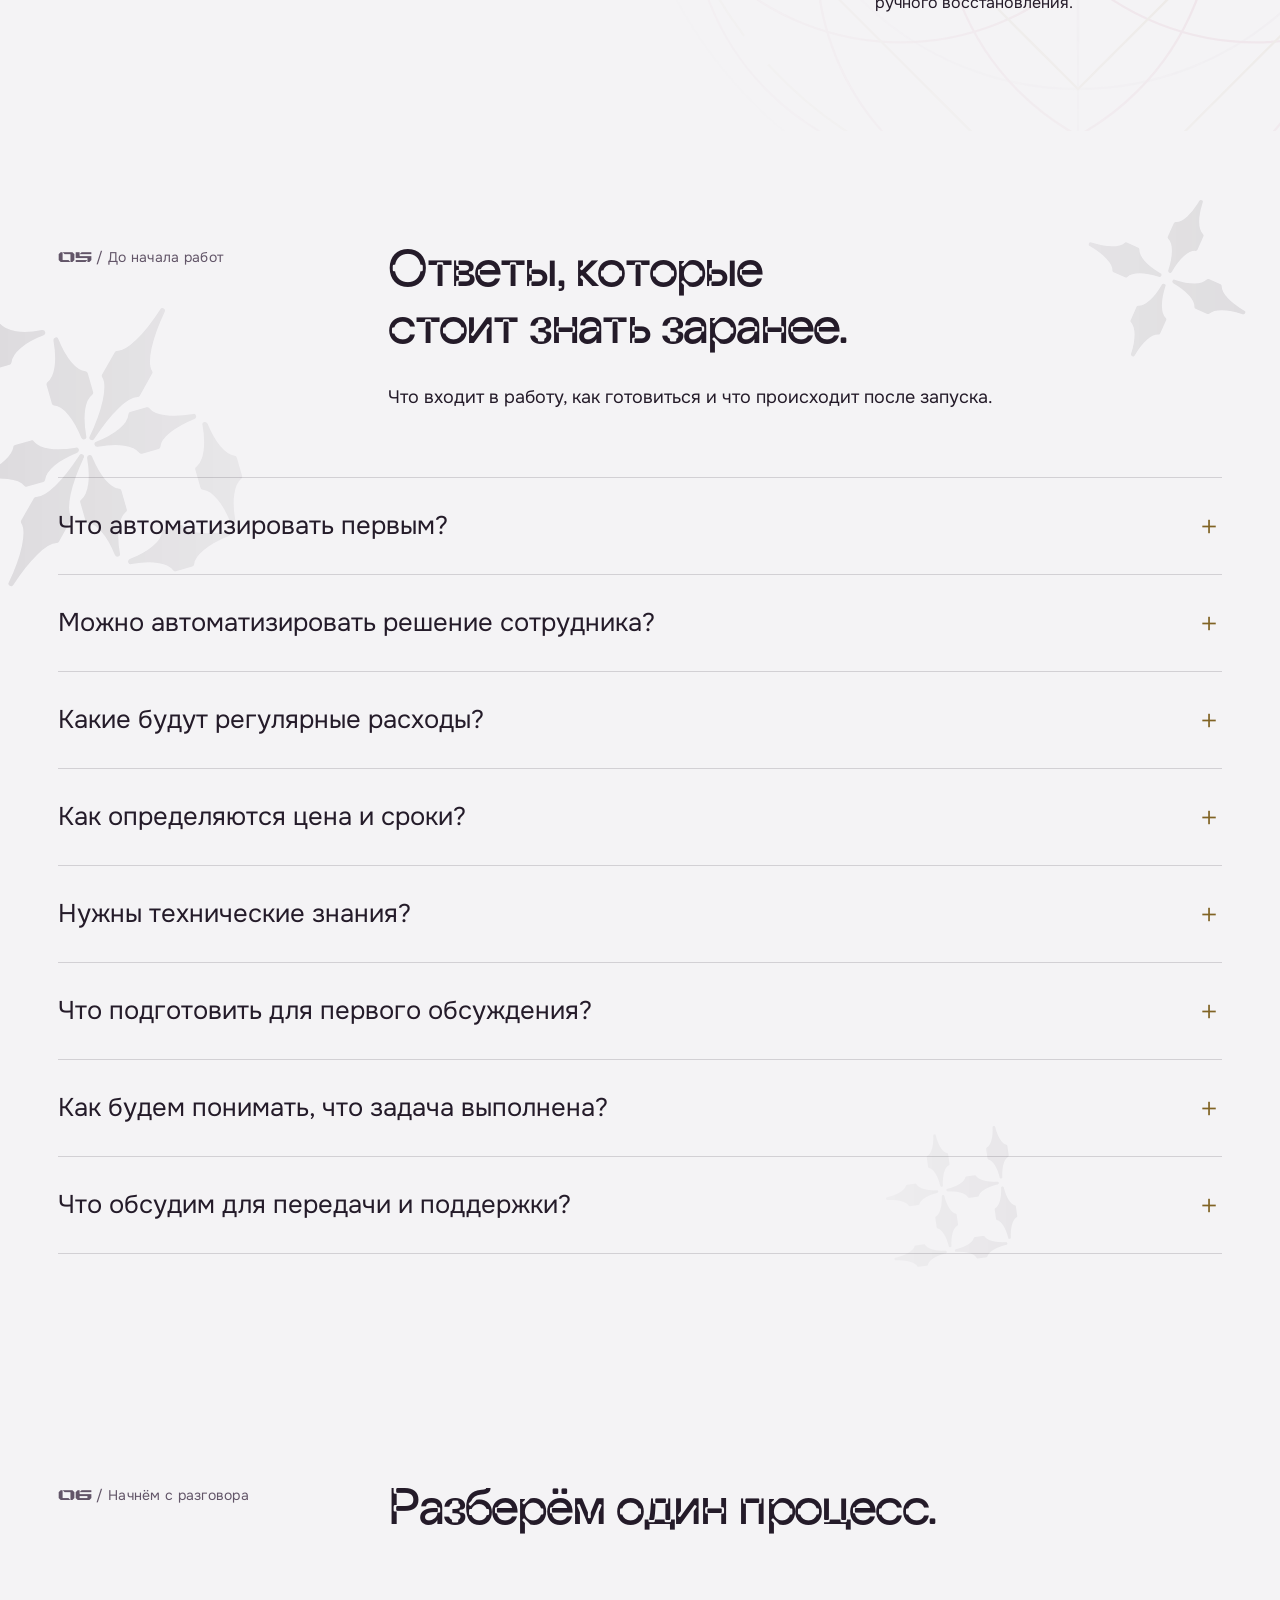
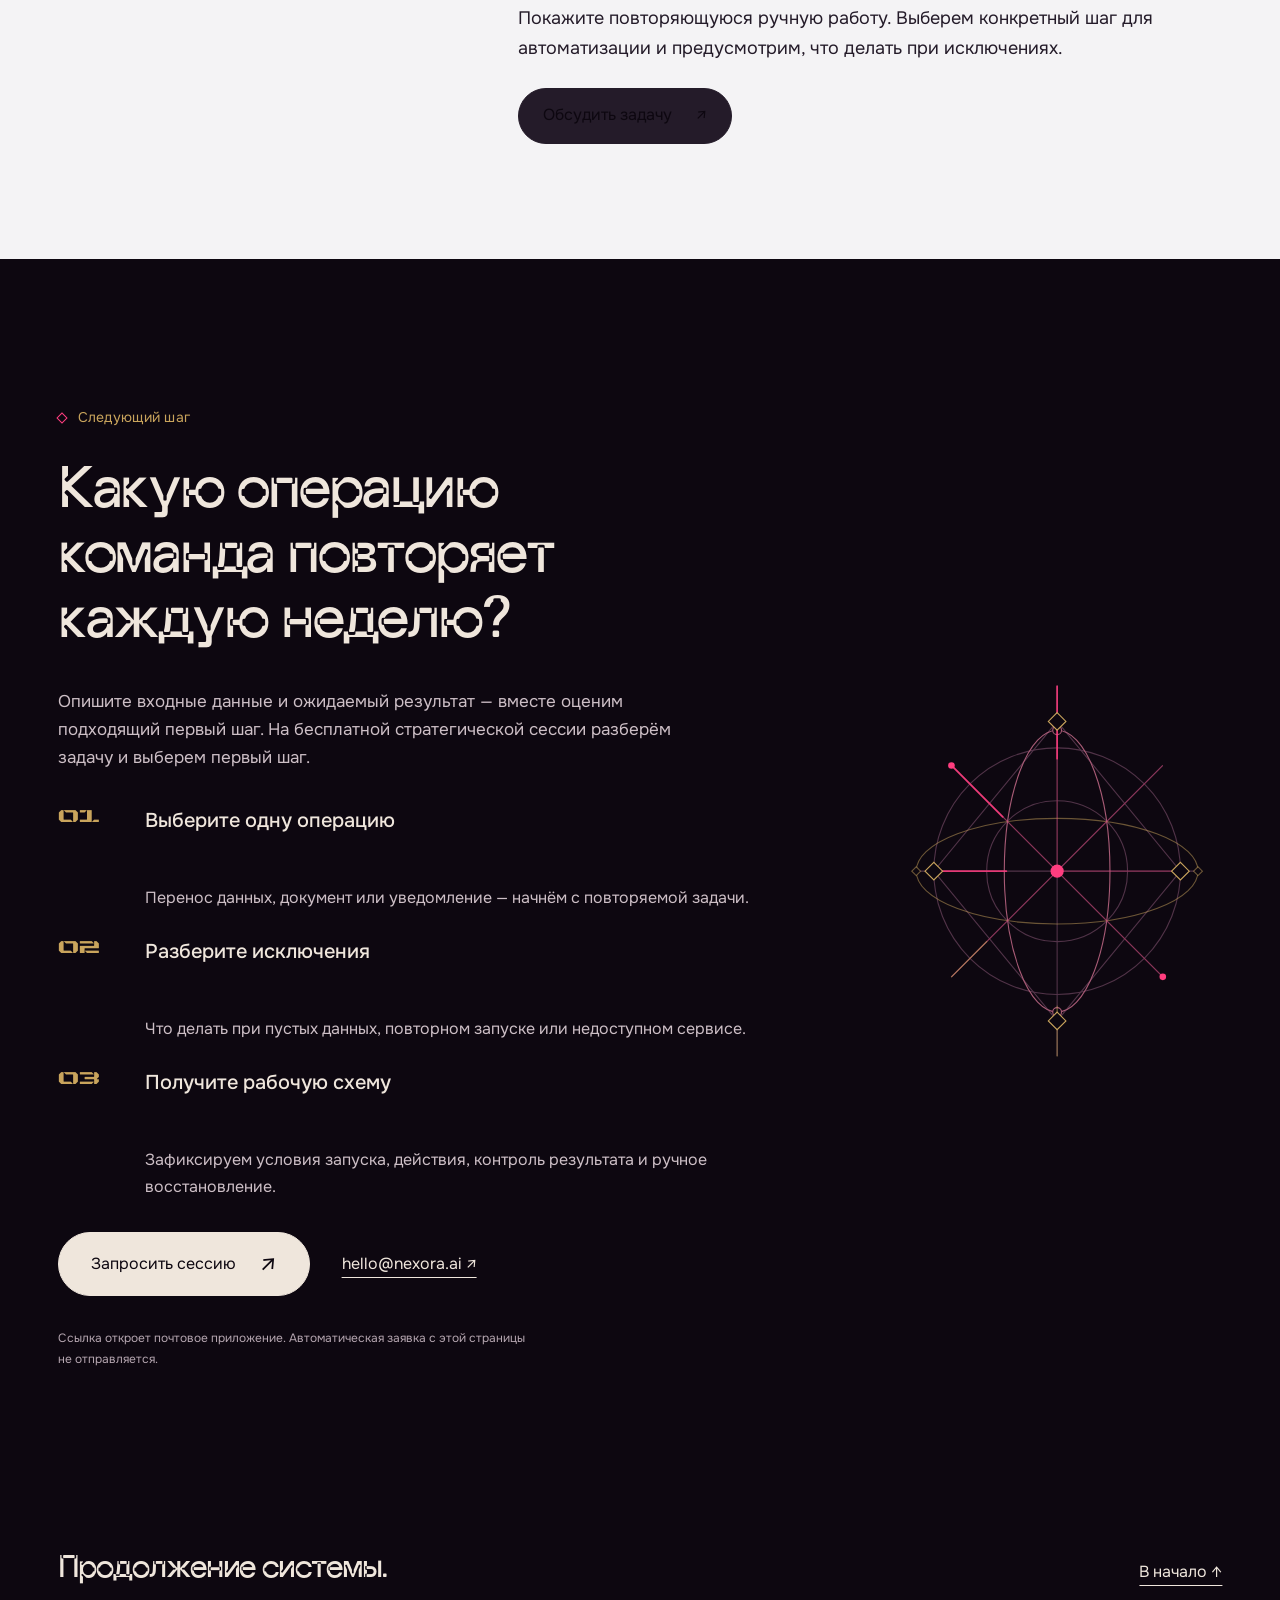
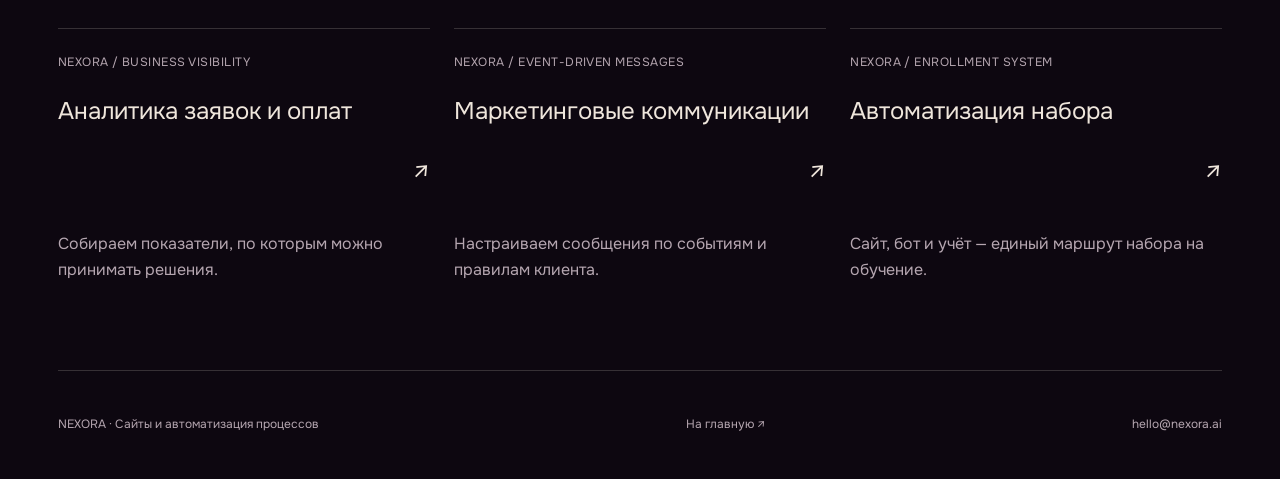
<file: services/process-automation.html>
<!doctype html>
<html lang="ru"><head><link rel="stylesheet" href="../nx-fonts.v4.css"><meta charset="utf-8"><meta name="viewport" content="width=device-width,initial-scale=1"><meta name="theme-color" content="#0d0710"><meta name="description" content="Связываем повторяющиеся действия по правилам: перенос данных, уведомления, документы и контроль исключений. Человек остаётся там, где нужно решение."><title>Автоматизация операций — Nexora</title><link rel="icon" href="../assets/favicon.svg" type="image/svg+xml"><link rel="stylesheet" href="service-pages.css?v=13"><script defer src="service-pages.js?v=8"></script><link rel="stylesheet" href="../nx-navigation.css?v=9"><script defer src="../nx-navigation.js?v=6"></script></head><body data-service="process-automation">
<a class="skip" href="#main">Перейти к содержанию</a><header class="top"><div class="wrap"><div class="top-in"><a class="brand" href="../index.html" aria-label="Nexora — главная">NEXORA</a><div class="header-actions"><a class="top-contact" href="#discuss">Обсудить задачу ↗</a><button class="nx-trigger" type="button" aria-label="Открыть меню" aria-expanded="false" aria-controls="nx-navigation"><span class="nx-lines" aria-hidden="true"></span></button></div></div></div></header>
<main id="main"><section class="hero"><div class="wrap"><div class="hero-layout"><div class="hero-copy"><h1>Повторяющиеся задачи — <br><em>в связанном процессе.</em></h1><p class="lead">Для команд, которые вручную переносят данные, готовят документы или отправляют одинаковые уведомления. Собираем последовательность действий с понятными правилами и передачей исключений сотруднику.</p></div><figure class="hero-art"><svg role="img" aria-label="Продуктовая композиция Nexora" xmlns="http://www.w3.org/2000/svg" width="800" height="1000" viewBox="0 0 800 1000"><g class="nx-hero-core"><title>Контур действий с отдельной веткой для исключений</title><rect width="800" height="1000" fill="#0d0710"/><path d="M40 120L56 120" fill="none" stroke="#5d485b" stroke-width="1"/><path d="M40 192L48 192" fill="none" stroke="#5d485b" stroke-width="1"/><path d="M40 264L56 264" fill="none" stroke="#5d485b" stroke-width="1"/><path d="M40 336L48 336" fill="none" stroke="#5d485b" stroke-width="1"/><path d="M40 408L56 408" fill="none" stroke="#5d485b" stroke-width="1"/><path d="M40 480L48 480" fill="none" stroke="#5d485b" stroke-width="1"/><path d="M40 552L56 552" fill="none" stroke="#5d485b" stroke-width="1"/><path d="M40 624L48 624" fill="none" stroke="#5d485b" stroke-width="1"/><path d="M40 696L56 696" fill="none" stroke="#5d485b" stroke-width="1"/><path d="M40 768L48 768" fill="none" stroke="#5d485b" stroke-width="1"/><path d="M40 840L56 840" fill="none" stroke="#5d485b" stroke-width="1"/><path d="M64 100L736 100" fill="none" stroke="#3a243f" stroke-width="1"/><path d="M64 900L736 900" fill="none" stroke="#3a243f" stroke-width="1"/><circle cx="400" cy="500" r="296" fill="none" stroke="#3a243f" stroke-width="1"/><circle cx="400" cy="500" r="240" fill="none" stroke="#c9a45c" stroke-width="1"/><path d="M64 500L736 500" fill="none" stroke="#3a243f" stroke-width="1"/><path d="M400 152L400 848" fill="none" stroke="#3a243f" stroke-width="1"/><path d="M650 500L686 500" fill="none" stroke="#ff3d7f" stroke-width="3"/><path d="M634.9231551964771 585.5050358314172L668.7520895447699 597.8177609911413" fill="none" stroke="#c9a45c" stroke-width="1"/><path d="M591.5111107797445 660.6969024216348L619.0887107320277 683.8372563703502" fill="none" stroke="#c9a45c" stroke-width="1"/><path d="M525 716.5063509461097L543 747.6832654823495" fill="none" stroke="#ff3d7f" stroke-width="3"/><path d="M443.4120444167326 746.201938253052L449.6633788127421 781.6550173614914" fill="none" stroke="#c9a45c" stroke-width="1"/><path d="M356.58795558326744 746.201938253052L350.33662118725795 781.6550173614914" fill="none" stroke="#c9a45c" stroke-width="1"/><path d="M275.00000000000006 716.5063509461097L257.00000000000006 747.6832654823495" fill="none" stroke="#ff3d7f" stroke-width="3"/><path d="M208.48888922025552 660.6969024216348L180.9112892679723 683.8372563703504" fill="none" stroke="#c9a45c" stroke-width="1"/><path d="M165.07684480352293 585.5050358314172L131.24791045523023 597.8177609911413" fill="none" stroke="#c9a45c" stroke-width="1"/><path d="M150 500.00000000000006L114 500.00000000000006" fill="none" stroke="#ff3d7f" stroke-width="3"/><path d="M165.0768448035229 414.49496416858284L131.24791045523017 402.18223900885874" fill="none" stroke="#c9a45c" stroke-width="1"/><path d="M208.4888892202554 339.3030975783653L180.9112892679722 316.16274362964987" fill="none" stroke="#c9a45c" stroke-width="1"/><path d="M274.9999999999999 283.4936490538904L256.9999999999999 252.31673451765062" fill="none" stroke="#ff3d7f" stroke-width="3"/><path d="M356.58795558326744 253.798061746948L350.33662118725795 218.3449826385085" fill="none" stroke="#c9a45c" stroke-width="1"/><path d="M443.4120444167325 253.79806174694798L449.663378812742 218.3449826385085" fill="none" stroke="#c9a45c" stroke-width="1"/><path d="M524.9999999999998 283.49364905389024L542.9999999999998 252.31673451765045" fill="none" stroke="#ff3d7f" stroke-width="3"/><path d="M591.5111107797445 339.3030975783651L619.0887107320276 316.16274362964964" fill="none" stroke="#c9a45c" stroke-width="1"/><path d="M634.9231551964771 414.49496416858284L668.7520895447699 402.1822390088588" fill="none" stroke="#c9a45c" stroke-width="1"/><path d="M200 290H520L610 380V620L520 710H280L190 620V440H302V566L350 614H474L514 574V426L474 386H200Z" fill="#ff3d7f" stroke="none" stroke-width="1"/><path d="M200 290V386L132 338Z" fill="#efe6dc" stroke="none" stroke-width="1"/><path d="M478 708L546 752L478 796Z" fill="#efe6dc" stroke="none" stroke-width="1"/><circle cx="400" cy="500" r="56" fill="none" stroke="#efe6dc" stroke-width="2"/></g><g class="nx-counter" fill="none" stroke="#c9a45c" stroke-width="1" opacity=".65"><circle cx="400" cy="500" r="286" stroke-dasharray="72 28"/><path d="M390 214L400 204L410 214L400 224Z" fill="#ff3d7f"/></g></svg><figcaption><span>Геометрия решения</span><span>Nexora</span></figcaption></figure><div class="hero-followup"><p class="eyebrow"><span class="diamond" aria-hidden="true"></span><span class="digits">05</span> / Автоматизация операций</p><div class="actions"><a class="button primary" href="#discuss">Обсудить задачу <span class="arrow" aria-hidden="true">↗</span></a><a class="text-link" href="#demo">Посмотреть пример <span aria-hidden="true">↓</span></a></div></div></div><div class="hero-bottom"><span>Для команд с повторяемыми ручными процессами</span><a href="#scenarios">Сценарии и возможности ↓</a></div></div></section>
<section class="section paper" id="scenarios"><div class="wrap"><div class="section-head"><p class="section-index"><span class="digits">01</span> / Где помогает</p><div><h2>Начинаем с повторяемого процесса</h2><p class="section-intro">Хороший кандидат имеет понятный триггер, предсказуемые данные и ограниченный список исключений. Если решение требует человеческого суждения, человек остаётся в контуре.</p></div></div><div class="scenario-list"><details class="scenario" open><summary><span class="scenario-number">01</span><span class="scenario-title">Данные дублируют вручную</span><span class="round-arrow" aria-hidden="true">↗</span></summary><div class="scenario-body"><div class="scenario-copy"><div class="od-field"><p class="meta">Перенос</p><p>Согласуем, какие поля и при каком событии перемещаются между выбранными системами.</p></div><div class="scenario-use od-field"><p class="meta">В работе</p><p>Переносить поля между сервисами по согласованному событию.</p></div></div><figure class="scenario-visual"><svg viewBox="0 0 400 320" width="400" height="320" aria-hidden="true" xmlns="http://www.w3.org/2000/svg"><g fill="none" stroke="#513348" stroke-width="1"><path d="M40 160H360M200 8V312"/><circle cx="200" cy="160" r="144"/></g><g class="nx-spin" fill="none" stroke="#ff3d7f" stroke-width="1" opacity=".8"><circle cx="200" cy="160" r="132" stroke-dasharray="2 12"/><path d="M72 160H328M200 32V288"/></g><g class="nx-breathe" fill="none" stroke="#c9a45c" stroke-width="1.2"><ellipse cx="200" cy="160" rx="108" ry="40"/><ellipse cx="200" cy="160" rx="40" ry="108"/><circle cx="200" cy="160" r="72"/></g><g class="nx-counter" fill="#ff3d7f" stroke="#c9a45c"><circle cx="200" cy="28" r="4"/><path d="M324 160L332 152L340 160L332 168Z" fill="#0d0710"/></g></svg></figure></div></details><details class="scenario" ><summary><span class="scenario-number">02</span><span class="scenario-title">Команда узнаёт о событии поздно</span><span class="round-arrow" aria-hidden="true">↗</span></summary><div class="scenario-body"><div class="scenario-copy"><div class="od-field"><p class="meta">Уведомления</p><p>Создаём уведомление по нужному условию и назначаем понятного получателя.</p></div><div class="scenario-use od-field"><p class="meta">В работе</p><p>Уведомить нужного сотрудника, а не всех обо всём.</p></div></div><figure class="scenario-visual"><svg viewBox="0 0 400 320" width="400" height="320" aria-hidden="true" xmlns="http://www.w3.org/2000/svg"><g fill="none" stroke="#513348" stroke-width="1"><path d="M40 160H360M200 8V312"/><circle cx="200" cy="160" r="144"/></g><g class="nx-spin" fill="none" stroke="#ff3d7f" stroke-width="1" opacity=".8"><polygon points="200.00,24.00 296.17,63.83 336.00,160.00 296.17,256.17 200.00,296.00 103.83,256.17 64.00,160.00 103.83,63.83"/></g><g class="nx-breathe" fill="none" stroke="#c9a45c" stroke-width="1.2"><path d="M88 160L152 96L216 160L152 224ZM184 160L248 96L312 160L248 224Z"/><circle cx="200" cy="160" r="24"/></g><g class="nx-counter" fill="#ff3d7f" stroke="#c9a45c"><circle cx="200" cy="28" r="4"/><path d="M324 160L332 152L340 160L332 168Z" fill="#0d0710"/></g></svg></figure></div></details><details class="scenario" ><summary><span class="scenario-number">03</span><span class="scenario-title">Повторяется заполнение шаблона</span><span class="round-arrow" aria-hidden="true">↗</span></summary><div class="scenario-body"><div class="scenario-copy"><div class="od-field"><p class="meta">Документы</p><p>Документ может собираться из утверждённого шаблона и предоставленных данных — с проверкой ответственного перед отправкой.</p></div><div class="scenario-use od-field"><p class="meta">В работе</p><p>Подставить данные в шаблон и оставить проверку ответственному.</p></div></div><figure class="scenario-visual"><svg viewBox="0 0 400 320" width="400" height="320" aria-hidden="true" xmlns="http://www.w3.org/2000/svg"><g fill="none" stroke="#513348" stroke-width="1"><path d="M40 160H360M200 8V312"/><circle cx="200" cy="160" r="144"/></g><g class="nx-spin" fill="none" stroke="#ff3d7f" stroke-width="1" opacity=".8"><circle cx="200" cy="160" r="132"/><circle cx="200" cy="160" r="120" stroke-dasharray="40 16"/></g><g class="nx-breathe" fill="none" stroke="#c9a45c" stroke-width="1.2"><path d="M96 160Q200 40 304 160Q200 280 96 160ZM96 160Q200 80 304 160M96 160Q200 240 304 160"/><circle cx="200" cy="160" r="56"/></g><g class="nx-counter" fill="#ff3d7f" stroke="#c9a45c"><circle cx="200" cy="28" r="4"/><path d="M324 160L332 152L340 160L332 168Z" fill="#0d0710"/></g></svg></figure></div></details><details class="scenario" ><summary><span class="scenario-number">04</span><span class="scenario-title">Незавершённый шаг остаётся незаметным</span><span class="round-arrow" aria-hidden="true">↗</span></summary><div class="scenario-body"><div class="scenario-copy"><div class="od-field"><p class="meta">Контроль</p><p>Фиксируем ожидаемое событие и способ сообщить команде об исключении.</p></div><div class="scenario-use od-field"><p class="meta">В работе</p><p>Показать незавершённый шаг и назначить человека для продолжения.</p></div></div><figure class="scenario-visual"><svg viewBox="0 0 400 320" width="400" height="320" aria-hidden="true" xmlns="http://www.w3.org/2000/svg"><g fill="none" stroke="#513348" stroke-width="1"><path d="M40 160H360M200 8V312"/><circle cx="200" cy="160" r="144"/></g><g class="nx-spin" fill="none" stroke="#ff3d7f" stroke-width="1" opacity=".8"><polygon points="200.00,24.00 317.78,92.00 317.78,228.00 200.00,296.00 82.22,228.00 82.22,92.00"/></g><g class="nx-breathe" fill="none" stroke="#c9a45c" stroke-width="1.2"><path d="M200 64L284 112V208L200 256L116 208V112ZM116 112L200 160L284 112M200 160V256"/></g><g class="nx-counter" fill="#ff3d7f" stroke="#c9a45c"><circle cx="200" cy="28" r="4"/><path d="M324 160L332 152L340 160L332 168Z" fill="#0d0710"/></g></svg></figure></div></details></div></div></section>
<section class="demo-section" id="demo"><div class="wrap"><div class="demo-shell"><div class="demo-explainer"><p class="section-index"><span class="digits">02</span> / Автоматизировать шаг, а не хаос.</p><h2>Тот же процесс. Другой маршрут.</h2><p>На примере документа покажем ручной процесс, автоматическую часть и исключение. Экономию времени не обещаем без измерений.</p><p class="demo-mark">Демонстрация · данные не отправляются</p></div><div class="demo-panel" data-demo><div class="demo-toolbar"><span class="mono">ПРИМЕР / 05</span><button type="button" class="reset" data-reset>Сначала</button></div><div class="demo-tabs" role="group" aria-label="Тот же процесс. Другой маршрут."><button type="button" data-state="0" aria-pressed="true">Вручную</button><button type="button" data-state="1" aria-pressed="false">По правилам</button><button type="button" data-state="2" aria-pressed="false">Исключение</button></div><div class="demo-visual" data-demo-visual><div class="node od-field "><span class="node-title">Получить обращение</span><span class="node-note">Прочитать сообщение</span></div><div class="node od-field "><span class="node-title">Перенести данные</span><span class="node-note">Заполнить таблицу и шаблон вручную</span></div><div class="node od-field "><span class="node-title">Передать на проверку</span><span class="node-note">Отправить документ ответственному</span></div></div><div class="demo-caption"><p class="meta" data-demo-label>Вручную</p><h3 data-demo-title>Каждый переход делает сотрудник</h3><p data-demo-text>Получить заявку, перенести данные, заполнить шаблон и сообщить ответственному.</p></div><div class="demo-actions"><span class="demo-hint">Переключайте сценарий</span><button type="button" class="demo-next" data-next>Следующий вариант <span aria-hidden="true">→</span></button></div><p class="sr-only" role="status" aria-live="polite" aria-atomic="true" data-status></p><noscript><p class="demo-hint">Показан первый пример. Для переключения включите JavaScript. Состав услуги доступен ниже.</p></noscript><script type="application/json">[{"tab":"Вручную","label":"Вручную","title":"Каждый переход делает сотрудник","text":"Получить заявку, перенести данные, заполнить шаблон и сообщить ответственному.","visual":"\u003cdiv class=\"node od-field \">\u003cspan class=\"node-title\">Получить обращение\u003c/span>\u003cspan class=\"node-note\">Прочитать сообщение\u003c/span>\u003c/div>\u003cdiv class=\"node od-field \">\u003cspan class=\"node-title\">Перенести данные\u003c/span>\u003cspan class=\"node-note\">Заполнить таблицу и шаблон вручную\u003c/span>\u003c/div>\u003cdiv class=\"node od-field \">\u003cspan class=\"node-title\">Передать на проверку\u003c/span>\u003cspan class=\"node-note\">Отправить документ ответственному\u003c/span>\u003c/div>"},{"tab":"По правилам","label":"По правилам","title":"Повторяемые переходы связаны","text":"Данные проходят проверку и попадают в шаблон. Ответственный проверяет результат.","visual":"\u003cdiv class=\"node od-field active\">\u003cspan class=\"node-title\">Новая запись\u003c/span>\u003cspan class=\"node-note\">Проверить обязательные поля\u003c/span>\u003c/div>\u003cdiv class=\"node od-field \">\u003cspan class=\"node-title\">Собрать документ\u003c/span>\u003cspan class=\"node-note\">Утверждённый шаблон + данные\u003c/span>\u003c/div>\u003cdiv class=\"node od-field \">\u003cspan class=\"node-title\">Проверка сотрудника\u003c/span>\u003cspan class=\"node-note\">Человеческое решение остаётся в процессе\u003c/span>\u003c/div>"},{"tab":"Исключение","label":"Исключение","title":"Остановиться, а не придумать","text":"Если обязательного поля нет, сотрудник получает причину остановки.","visual":"\u003cdiv class=\"node od-field active\">\u003cspan class=\"node-title\">Не хватает данных\u003c/span>\u003cspan class=\"node-note\">Обязательное поле не заполнено\u003c/span>\u003c/div>\u003cdiv class=\"node od-field \">\u003cspan class=\"node-title\">Задача ответственному\u003c/span>\u003cspan class=\"node-note\">Уточнить значение и возобновить обработку\u003c/span>\u003c/div>"}]</script></div></div></div></section>
<section class="section" id="scope"><div class="wrap"><div class="section-head"><p class="section-index"><span class="digits">03</span> / Состав проекта</p><div><h2>Автоматизировать конкретный участок</h2><p class="section-intro">Выбираем одну повторяющуюся операцию, описываем входные данные и результат. Согласуем, что выполняет система, что подтверждает человек и как команда узнаёт об ошибке.</p></div></div><figure class="scope-ornament" aria-hidden="true"><svg xmlns="http://www.w3.org/2000/svg" width="640" height="320" viewBox="0 0 640 320"><g fill="none" stroke="#513348" stroke-width="1"><path d="M24 160H616M320 16V304"/><circle cx="320" cy="160" r="136"/><circle cx="320" cy="160" r="96"/><circle cx="224" cy="160" r="96"/><circle cx="416" cy="160" r="96"/></g><g class="sacred-part nx-spin" fill="none" stroke="#c9a45c" stroke-width="1"><polygon points="320,40 339.15,107.38 397.13,68.07 368.5,132 438.18,139.16 375.15,169.72 423.92,220 356,202.9 361.04,272.76 320,216 278.96,272.76 284,202.9 216.08,220 264.85,169.72 201.82,139.16 271.5,132 242.87,68.07 300.85,107.38"/><circle cx="320" cy="160" r="120"/></g><g class="sacred-part nx-spin" fill="none" stroke="#a82451" stroke-width="1"><path d="M320 40L440 160L320 280L200 160ZM200 40L440 280M440 40L200 280"/><circle cx="320" cy="160" r="56"/></g><g class="sacred-control nx-breathe" fill="#ff3d7f"><circle cx="200" cy="160" r="4"/><circle cx="440" cy="160" r="4"/></g><g class="sacred-control nx-breathe" fill="#0d0710" stroke="#c9a45c"><path d="M88 160L96 152L104 160L96 168ZM536 160L544 152L552 160L544 168Z"/></g></svg></figure><div class="scope-grid"><ul class="list"><li><div><strong>Триггер.</strong> Что запускает процесс и какие данные должны присутствовать.</div></li><li><div><strong>Условия.</strong> Какие проверки проходят автоматически, а какие требуют решения сотрудника.</div></li><li><div><strong>Действие.</strong> Запись, уведомление, документ или обновление статуса в согласованном сервисе.</div></li><li><div><strong>Исключение.</strong> Что произойдёт при неполных данных, дубле или недоступности сервиса.</div></li><li><div><strong>Владелец.</strong> Кто получает сигнал и может продолжить процесс вручную.</div></li></ul><aside class="scope-aside"><span class="scope-symbol" aria-hidden="true">05↗</span><div><h3>Повторяемый процесс вместо ручной цепочки</h3><p>На выходе — автоматизация выбранной операции с условиями запуска, проверками и уведомлениями об исключениях. Сотрудник понимает, где увидеть результат и как продолжить вручную при сбое.</p></div><a class="text-link" href="#brief">С чего начать ↓</a></aside></div><div class="note"><strong>Внешние расходы и доступность:</strong> API, подписки, лимиты операций и хранение данных зависят от выбранных сервисов и оплачиваются согласно их условиям.</div></div></section>
<section class="section paper" id="process"><figure class="process-backdrop" aria-hidden="true"><svg width="480" height="480" viewBox="0 0 480 480" aria-hidden="true" xmlns="http://www.w3.org/2000/svg"><g fill="none" stroke="#bfb0bf" stroke-width="1"><circle cx="240" cy="240" r="196"/><path d="M240 16V464M16 240H464"/><circle cx="240" cy="240" r="132"/></g><g class="nx-counter" fill="none" stroke="#a82451" stroke-width="1"><circle cx="316" cy="240" r="112"/><circle cx="293.7401153701776" cy="293.7401153701776" r="112"/><circle cx="240" cy="316" r="112"/><circle cx="186.2598846298224" cy="293.7401153701776" r="112"/><circle cx="164" cy="240" r="112"/><circle cx="186.25988462982238" cy="186.2598846298224" r="112"/><circle cx="240" cy="164" r="112"/><circle cx="293.7401153701776" cy="186.25988462982238" r="112"/></g><g class="nx-spin" fill="none" stroke="#8d6c25" stroke-width="1"><path d="M240 44L436 240L240 436L44 240ZM240 108L372 240L240 372L108 240Z"/><circle cx="240" cy="240" r="180" stroke-dasharray="48 16"/></g><g class="nx-breathe" fill="none" stroke="#a82451"><circle cx="240" cy="240" r="40"/><path d="M228 240L240 228L252 240L240 252Z"/></g><g class="nx-spin" fill="#a82451"><circle cx="240" cy="44" r="4"/><circle cx="436" cy="240" r="4"/></g></svg></figure><div class="wrap"><div class="section-head"><p class="section-index"><span class="digits">04</span> / Как работаем</p><div><h2>Узкий маршрут проще поддерживать</h2><p class="section-intro">Сначала документируем текущий процесс, а не автоматизируем его неясность.</p></div></div><div class="process-stage"><figure class="process-ornament" aria-label="Геометрия связанного процесса"><svg xmlns="http://www.w3.org/2000/svg" viewBox="0 0 400 400" width="400" height="400" role="img" aria-label="Четыре этапа связаны в единую систему"><g class="ornament-pulse" fill="none" stroke="#b7a0ae" stroke-width="1"><circle cx="200" cy="200" r="176"/><circle cx="200" cy="112" r="88"/><circle cx="112" cy="200" r="88"/><circle cx="288" cy="200" r="88"/><circle cx="200" cy="288" r="88"/><path d="M200 24L376 200L200 376L24 200ZM24 200H376M200 24V376"/></g><g fill="#a82451"><circle cx="200" cy="24" r="4"/><circle cx="376" cy="200" r="4"/><circle cx="200" cy="376" r="4"/><circle cx="24" cy="200" r="4"/></g><path d="M192 200L200 192L208 200L200 208Z" fill="#f4f3f5" stroke="#806324"/></svg></figure><div class="steps"><article class="phase"><h3>Наблюдение</h3><p>Разбираем шаги, ручные действия, повторения и исключения.</p></article><article class="phase"><h3>Правила</h3><p>Определяем входы, условия, ответственных и границы автоматики.</p></article><article class="phase"><h3>Связка</h3><p>Подключаем выбранные инструменты в доступном объёме.</p></article><article class="phase"><h3>Проверка и передача</h3><p>Проверяем обычный запуск, неполные данные, повторное событие и сбой сервиса. Передаём схему, инструкции и способ ручного восстановления.</p></article></div></div></div></section>
<section class="section paper" id="questions"><div class="section-ornaments" aria-hidden="true"><span class="background-glyph background-glyph-1">%</span><span class="background-glyph background-glyph-2">+</span><span class="background-glyph background-glyph-3">#</span></div><div class="wrap"><div class="section-head"><p class="section-index"><span class="digits">05</span> / До начала работ</p><div><h2>Ответы, которые<br>стоит знать заранее.</h2><p class="section-intro">Что входит в работу, как готовиться и что происходит после запуска.</p></div></div><div class="faq-list"><details class="faq"><summary>Что автоматизировать первым?</summary><p>Небольшой процесс с ясным событием запуска, стабильными данными и понятными исключениями. Начинаем с одного маршрута.</p></details><details class="faq"><summary>Можно автоматизировать решение сотрудника?</summary><p>Если нужно суждение или согласование, человек остаётся в контуре. Система может подготовить данные для решения.</p></details><details class="faq"><summary>Какие будут регулярные расходы?</summary><p>Зависят от сервисов: подписки, операции, API и хранение. Их отделяем от разработки и обсуждаем до запуска.</p></details><details class="faq"><summary>Как определяются цена и сроки?</summary><p>Стоимость и сроки определяются после согласования состава работ. В предложении отдельно указываются разработка, внешние сервисы, сопровождение и обучение. Фиксированной цены на любой объём нет.</p></details><details class="faq"><summary>Нужны технические знания?</summary><p>Никаких для первого обсуждения. Вы объясняете задачу и правила работы; мы разбираем техническую часть, подключения и нужные доступы. Перед запуском показываем сотрудникам, как пользоваться решением.</p></details><details class="faq"><summary>Что подготовить для первого обсуждения?</summary><p>Покажите одну повторяющуюся операцию: исходные данные, последовательность действий и ожидаемый результат. Достаточно описания своими словами.</p></details><details class="faq"><summary>Как будем понимать, что задача выполнена?</summary><p>Проверяем обычный запуск, неполные данные, повторное событие и сбой сервиса. Передаём схему, инструкции и способ ручного восстановления.</p></details><details class="faq"><summary>Что обсудим для передачи и поддержки?</summary><p>До начала работ фиксируем исходники, доступы, инструкции и обучение, которые входят в передачу. Дальнейшее сопровождение обсуждается отдельно: задачи, ответственный, период и стоимость.</p></details></div></div></section>
<section class="section paper" id="brief"><div class="wrap"><div class="section-head"><p class="section-index"><span class="digits">06</span> / Начнём с разговора</p><div><h2>Разберём один процесс.</h2></div></div><div class="brief-invitation"><p>Покажите повторяющуюся ручную работу. Выберем конкретный шаг для автоматизации и предусмотрим, что делать при исключениях.</p><a class="button primary" href="#discuss">Обсудить задачу <span aria-hidden="true">↗</span></a></div></div></section>
<section class="cta" id="discuss"><div class="wrap"><div class="cta-layout"><div><p class="eyebrow"><span class="diamond" aria-hidden="true"></span>Следующий шаг</p><h2>Какую операцию команда повторяет каждую неделю?</h2><p>Опишите входные данные и ожидаемый результат — вместе оценим подходящий первый шаг. На бесплатной стратегической сессии разберём задачу и выберем первый шаг.</p><ol class="contact-path"><li><span class="digits">01</span><div class="od-field"><strong>Выберите одну операцию</strong><p>Перенос данных, документ или уведомление — начнём с повторяемой задачи.</p></div></li><li><span class="digits">02</span><div class="od-field"><strong>Разберите исключения</strong><p>Что делать при пустых данных, повторном запуске или недоступном сервисе.</p></div></li><li><span class="digits">03</span><div class="od-field"><strong>Получите рабочую схему</strong><p>Зафиксируем условия запуска, действия, контроль результата и ручное восстановление.</p></div></li></ol><div class="cta-actions"><a class="button primary" href="mailto:hello@nexora.ai?subject=Nexora%20%2F%20%D0%90%D0%B2%D1%82%D0%BE%D0%BC%D0%B0%D1%82%D0%B8%D0%B7%D0%B0%D1%86%D0%B8%D1%8F%20%D0%BE%D0%BF%D0%B5%D1%80%D0%B0%D1%86%D0%B8%D0%B9&body=1.%20%D0%9A%D0%B0%D0%BA%D1%83%D1%8E%20%D0%BE%D0%BF%D0%B5%D1%80%D0%B0%D1%86%D0%B8%D1%8E%20%D0%B2%D1%8B%20%D0%BF%D0%BE%D0%B2%D1%82%D0%BE%D1%80%D1%8F%D0%B5%D1%82%D0%B5%3F%0A2.%20%D0%A7%D1%82%D0%BE%20%D0%B7%D0%B0%D0%BF%D1%83%D1%81%D0%BA%D0%B0%D0%B5%D1%82%20%D0%B5%D1%91%20%D0%B8%20%D0%BA%D0%B0%D0%BA%D0%B8%D0%B5%20%D0%B4%D0%B0%D0%BD%D0%BD%D1%8B%D0%B5%20%D0%BD%D1%83%D0%B6%D0%BD%D1%8B%3F%0A3.%20%D0%9A%D0%B0%D0%BA%D0%B8%D0%B5%20%D1%81%D0%B5%D1%80%D0%B2%D0%B8%D1%81%D1%8B%20%D1%83%D1%87%D0%B0%D1%81%D1%82%D0%B2%D1%83%D1%8E%D1%82%3F%0A4.%20%D0%9A%D0%B0%D0%BA%D0%B8%D0%B5%20%D0%B8%D1%81%D0%BA%D0%BB%D1%8E%D1%87%D0%B5%D0%BD%D0%B8%D1%8F%20%D0%B2%D0%BE%D0%B7%D0%BD%D0%B8%D0%BA%D0%B0%D1%8E%D1%82%3F%0A5.%20%D0%9A%D1%82%D0%BE%20%D0%BE%D1%82%D0%B2%D0%B5%D1%87%D0%B0%D0%B5%D1%82%20%D0%B7%D0%B0%20%D1%80%D0%B5%D0%B7%D1%83%D0%BB%D1%8C%D1%82%D0%B0%D1%82%20%D0%B8%20%D1%81%D0%B1%D0%BE%D0%B8%3F%0A%0A%D0%9E%D1%82%D0%B2%D0%B5%D1%82%D1%8B%3A%0A">Запросить сессию <span class="arrow" aria-hidden="true">↗</span></a><a class="text-link" href="mailto:hello@nexora.ai?subject=Nexora%20%2F%20%D0%90%D0%B2%D1%82%D0%BE%D0%BC%D0%B0%D1%82%D0%B8%D0%B7%D0%B0%D1%86%D0%B8%D1%8F%20%D0%BE%D0%BF%D0%B5%D1%80%D0%B0%D1%86%D0%B8%D0%B9">hello@nexora.ai ↗</a></div><p class="meta">Ссылка откроет почтовое приложение. Автоматическая заявка с этой страницы не отправляется.</p></div><figure class="cta-art" aria-hidden="true"><svg xmlns="http://www.w3.org/2000/svg" width="300" height="400" viewBox="0 0 300 400"><g fill="none" stroke="#513348" stroke-width="1"><path d="M150 32V368M22 200H278M54 104L246 296M54 296L246 104M150 64L262 200L150 336L38 200Z"/><circle cx="150" cy="200" r="112"/><circle cx="150" cy="200" r="64"/></g><g class="contact-orbit" fill="none" stroke="#c9a45c" stroke-opacity=".5" stroke-width="1"><ellipse cx="150" cy="200" rx="128" ry="48"/><path d="M18 200L22 196L26 200L22 204ZM274 200L278 196L282 200L278 204Z" fill="#0d0710"/></g><g class="contact-orbit contact-orbit-reverse" fill="none" stroke="#a85b76" stroke-width="1"><ellipse cx="150" cy="200" rx="48" ry="128"/><circle cx="150" cy="72" r="4" fill="#0d0710"/><circle cx="150" cy="328" r="4" fill="#0d0710"/></g><g fill="none" stroke="#ff3d7f" stroke-opacity=".35"><path d="M54 104L150 200L246 104M54 296L150 200L246 296M150 64V200L262 200"/></g><g fill="none"><path class="cta-signal" pathLength="1" d="M150 32V200L246 296M54 104L150 200L246 104M38 200H150V336"/><path class="cta-signal cta-signal-secondary" pathLength="1" d="M54 296L150 200L150 64M150 368V200H278"/></g><g fill="#0d0710" stroke="#c9a45c"><path d="M150 56L158 64L150 72L142 64ZM254 200L262 192L270 200L262 208ZM150 328L158 336L150 344L142 336ZM30 200L38 192L46 200L38 208Z"/></g><g fill="#ff3d7f"><circle class="cta-node" cx="150" cy="200" r="6"/><circle cx="54" cy="104" r="3"/><circle cx="246" cy="296" r="3"/></g></svg></figure></div></div></section>
<section class="related"><div class="wrap"><div class="related-head"><h2>Продолжение системы.</h2><a class="text-link" href="#main">В начало ↑</a></div><nav class="related-links" aria-label="Другие услуги Nexora"><a class="related-link od-tile" href="analytics.html"><span class="meta">NEXORA / BUSINESS VISIBILITY</span><b>Аналитика заявок и оплат</b><span class="related-arrow" aria-hidden="true">↗</span><p class="related-explain">Собираем показатели, по которым можно принимать решения.</p></a><a class="related-link od-tile" href="marketing-automation.html"><span class="meta">NEXORA / EVENT-DRIVEN MESSAGES</span><b>Маркетинговые коммуникации</b><span class="related-arrow" aria-hidden="true">↗</span><p class="related-explain">Настраиваем сообщения по событиям и правилам клиента.</p></a><a class="related-link od-tile" href="sales-automation.html"><span class="meta">NEXORA / ENROLLMENT SYSTEM</span><b>Автоматизация набора</b><span class="related-arrow" aria-hidden="true">↗</span><p class="related-explain">Сайт, бот и учёт — единый маршрут набора на обучение.</p></a></nav></div></section></main>
<footer class="wrap"><div class="foot"><span>NEXORA · Сайты и автоматизация процессов</span><a href="../index.html">На главную ↗</a><a href="mailto:hello@nexora.ai">hello@nexora.ai</a></div></footer></body></html>
</file>
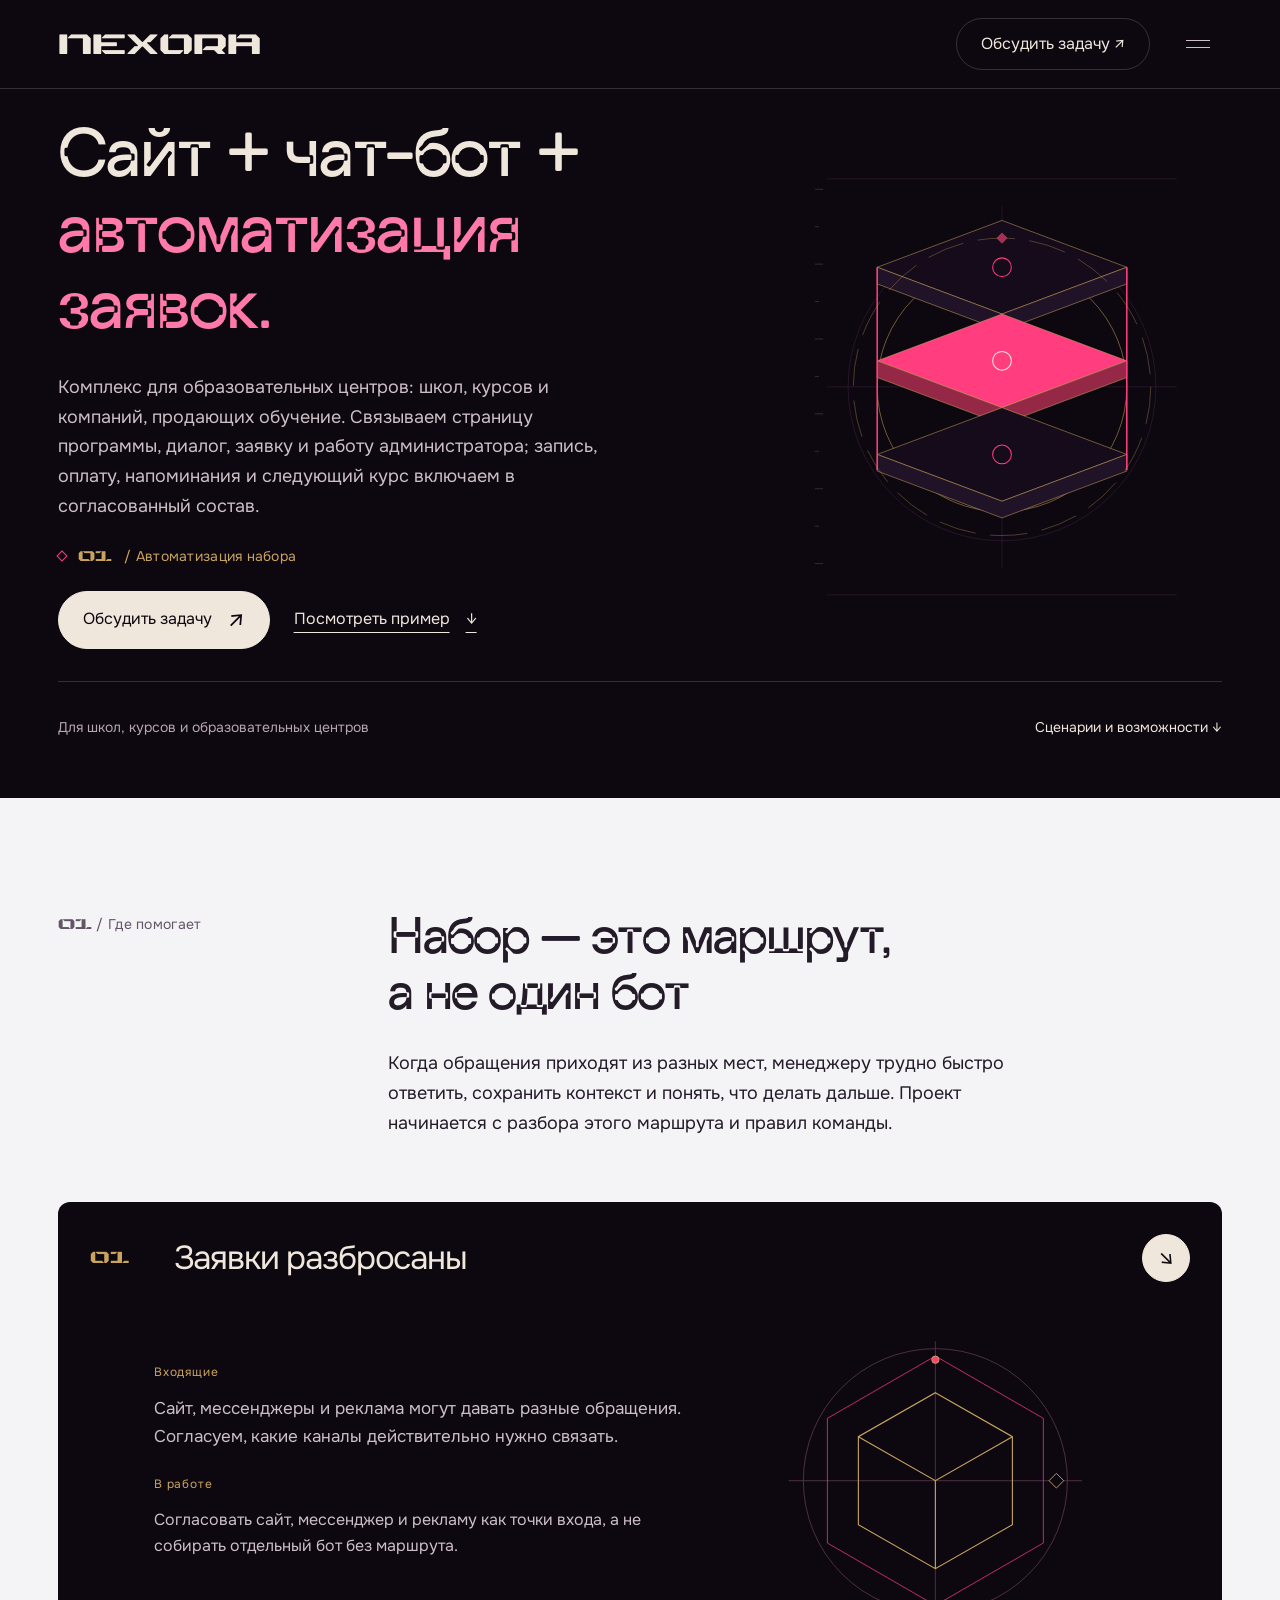
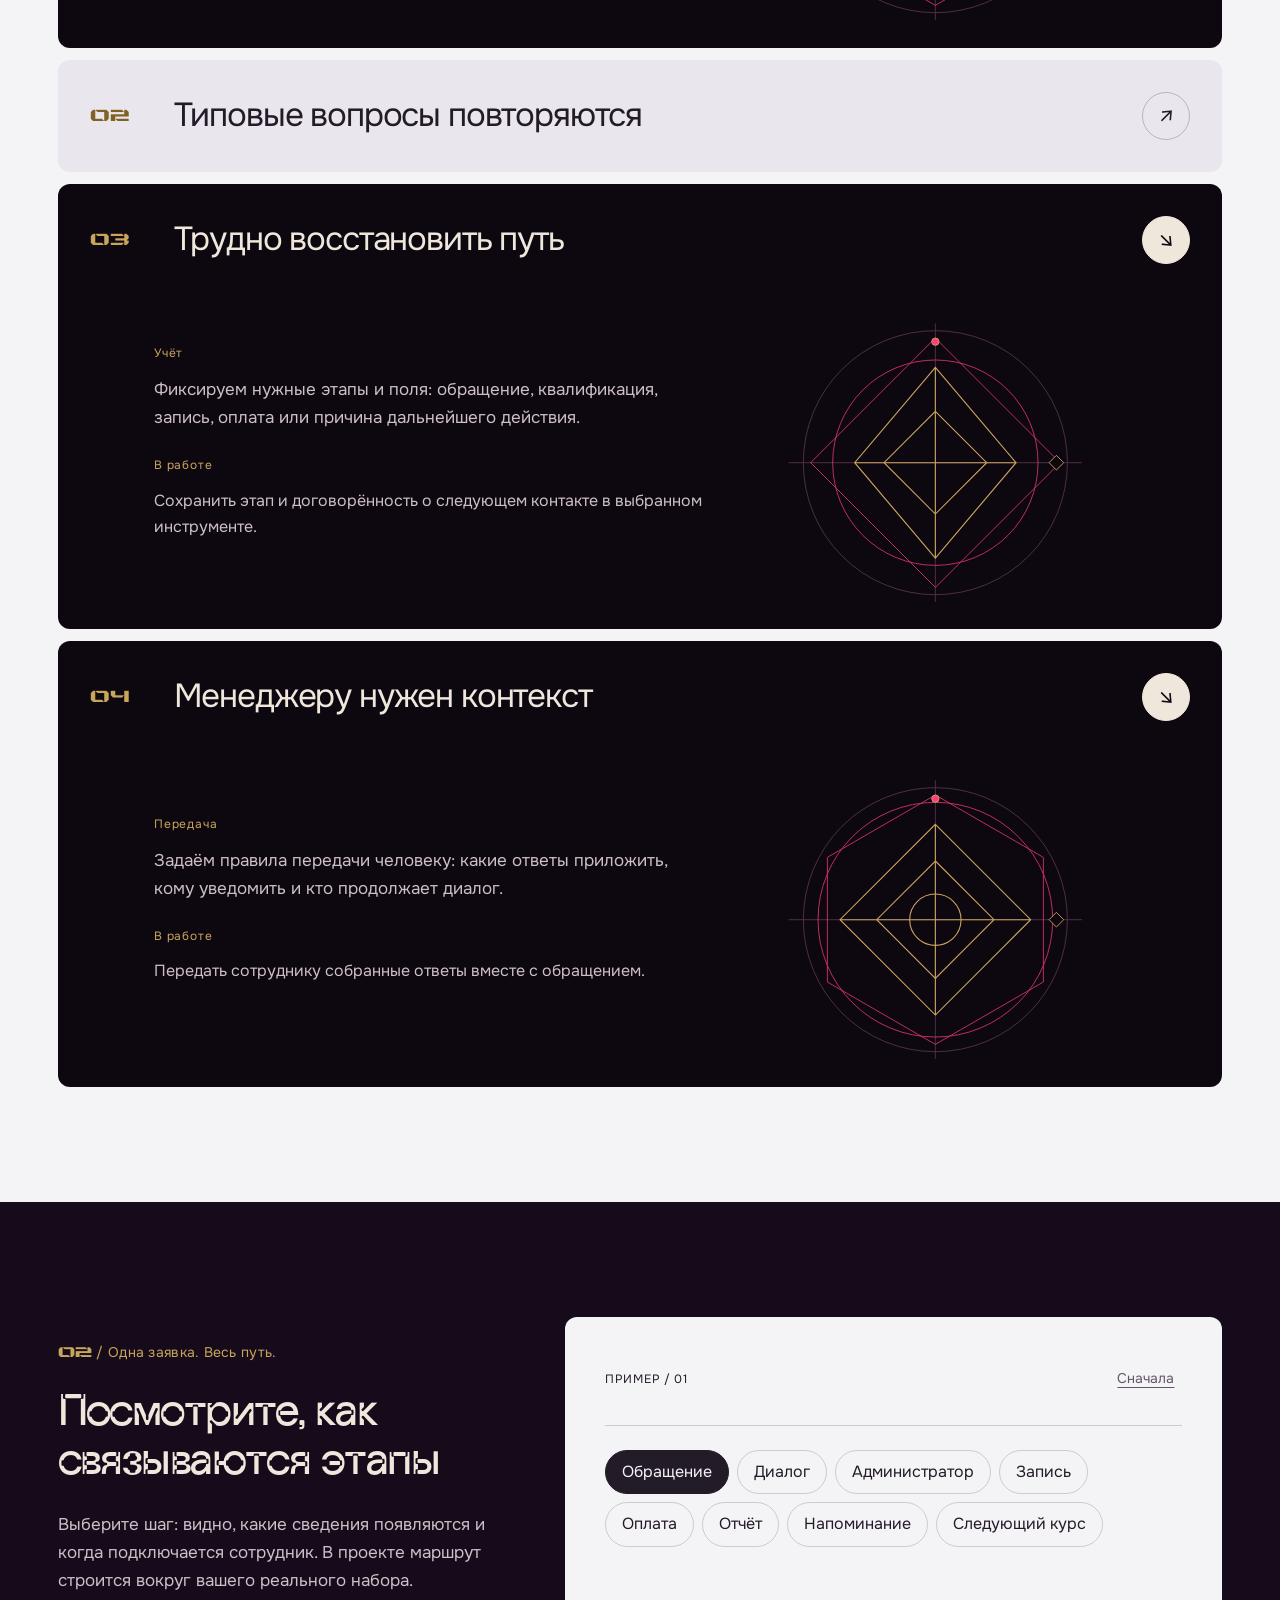
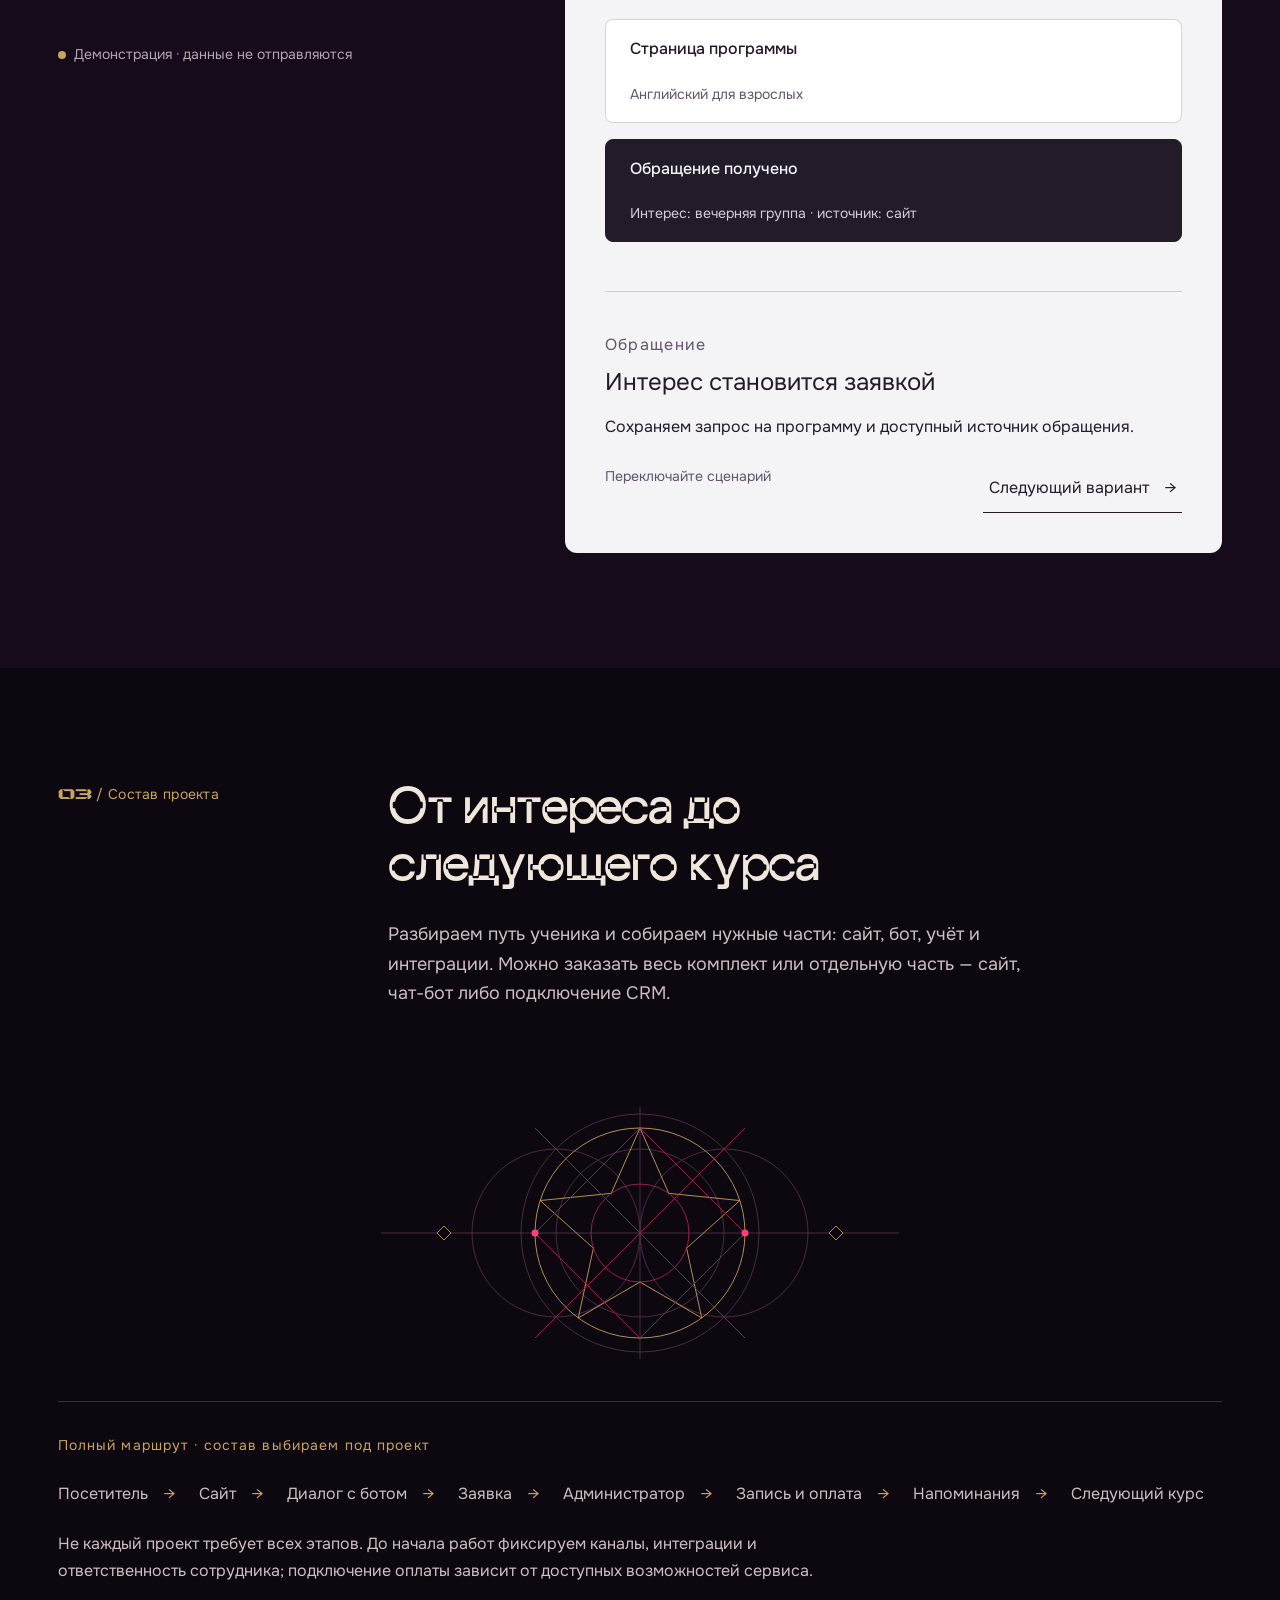
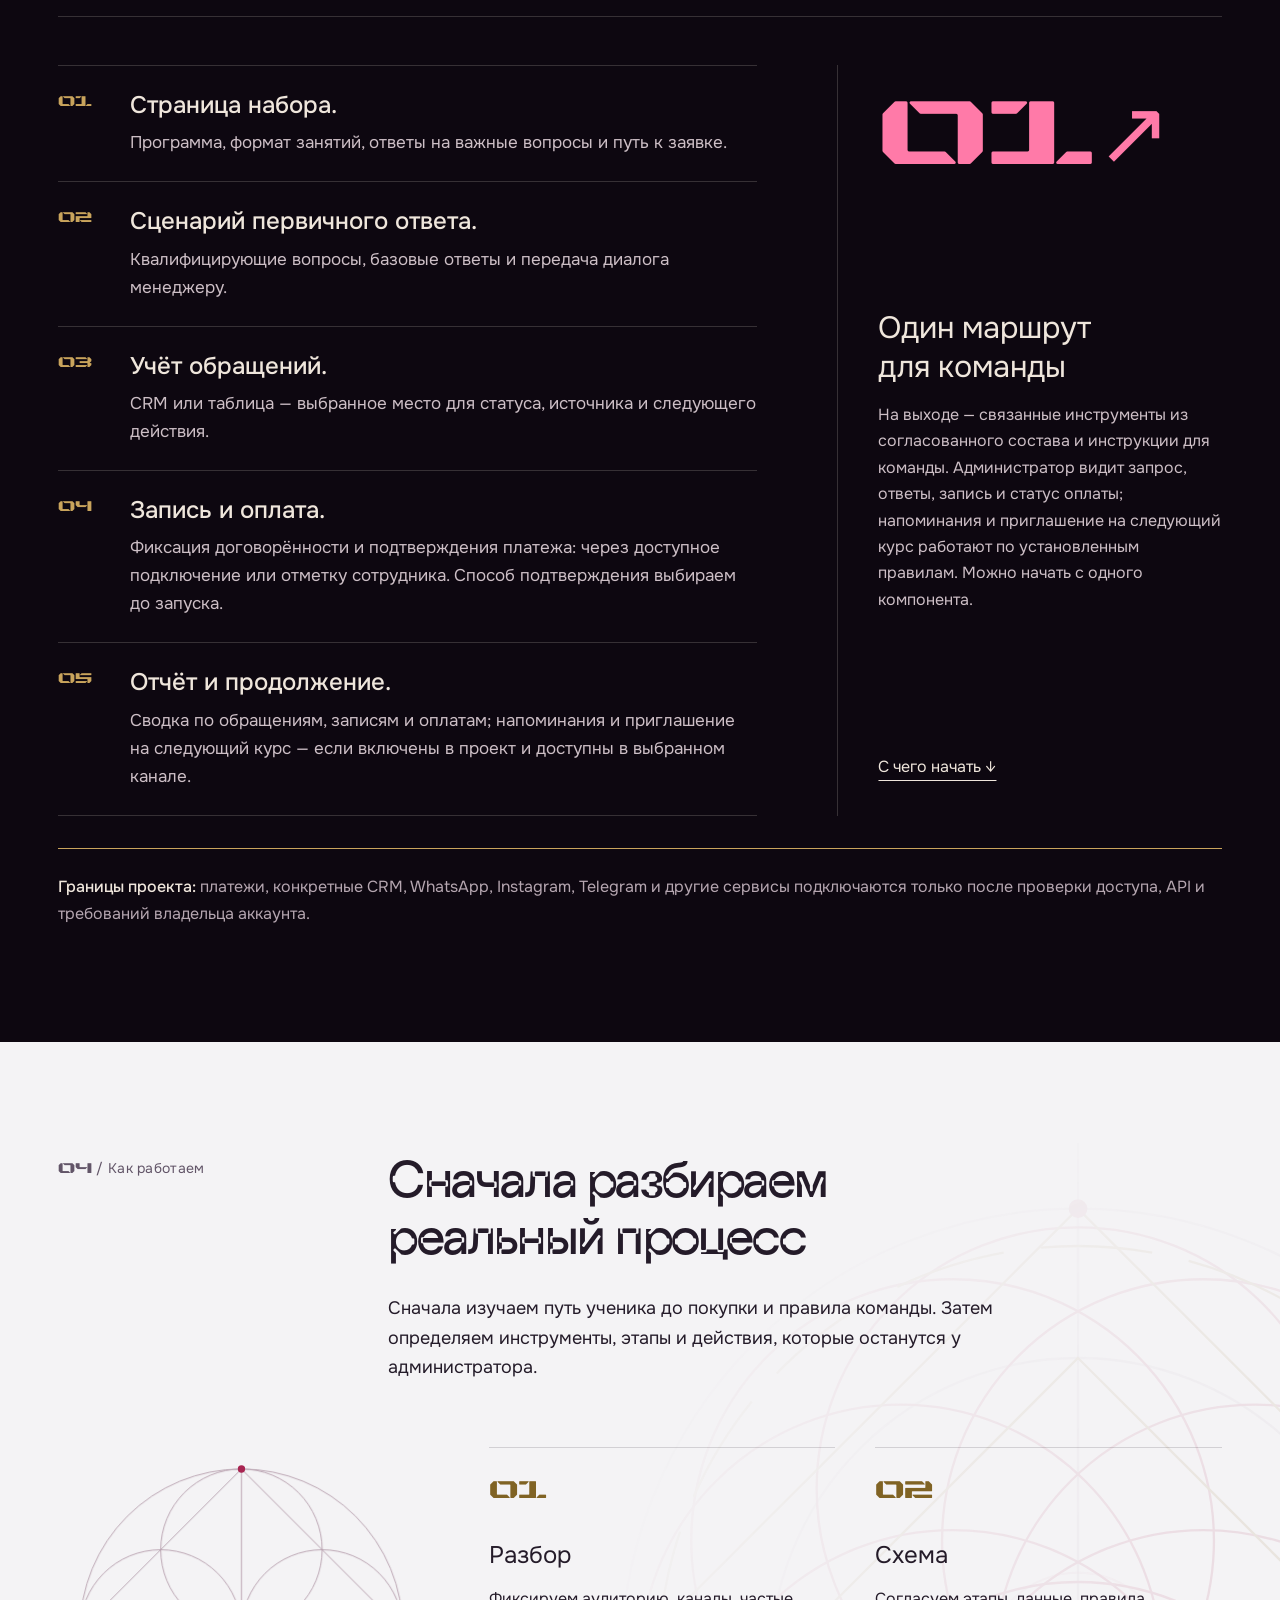
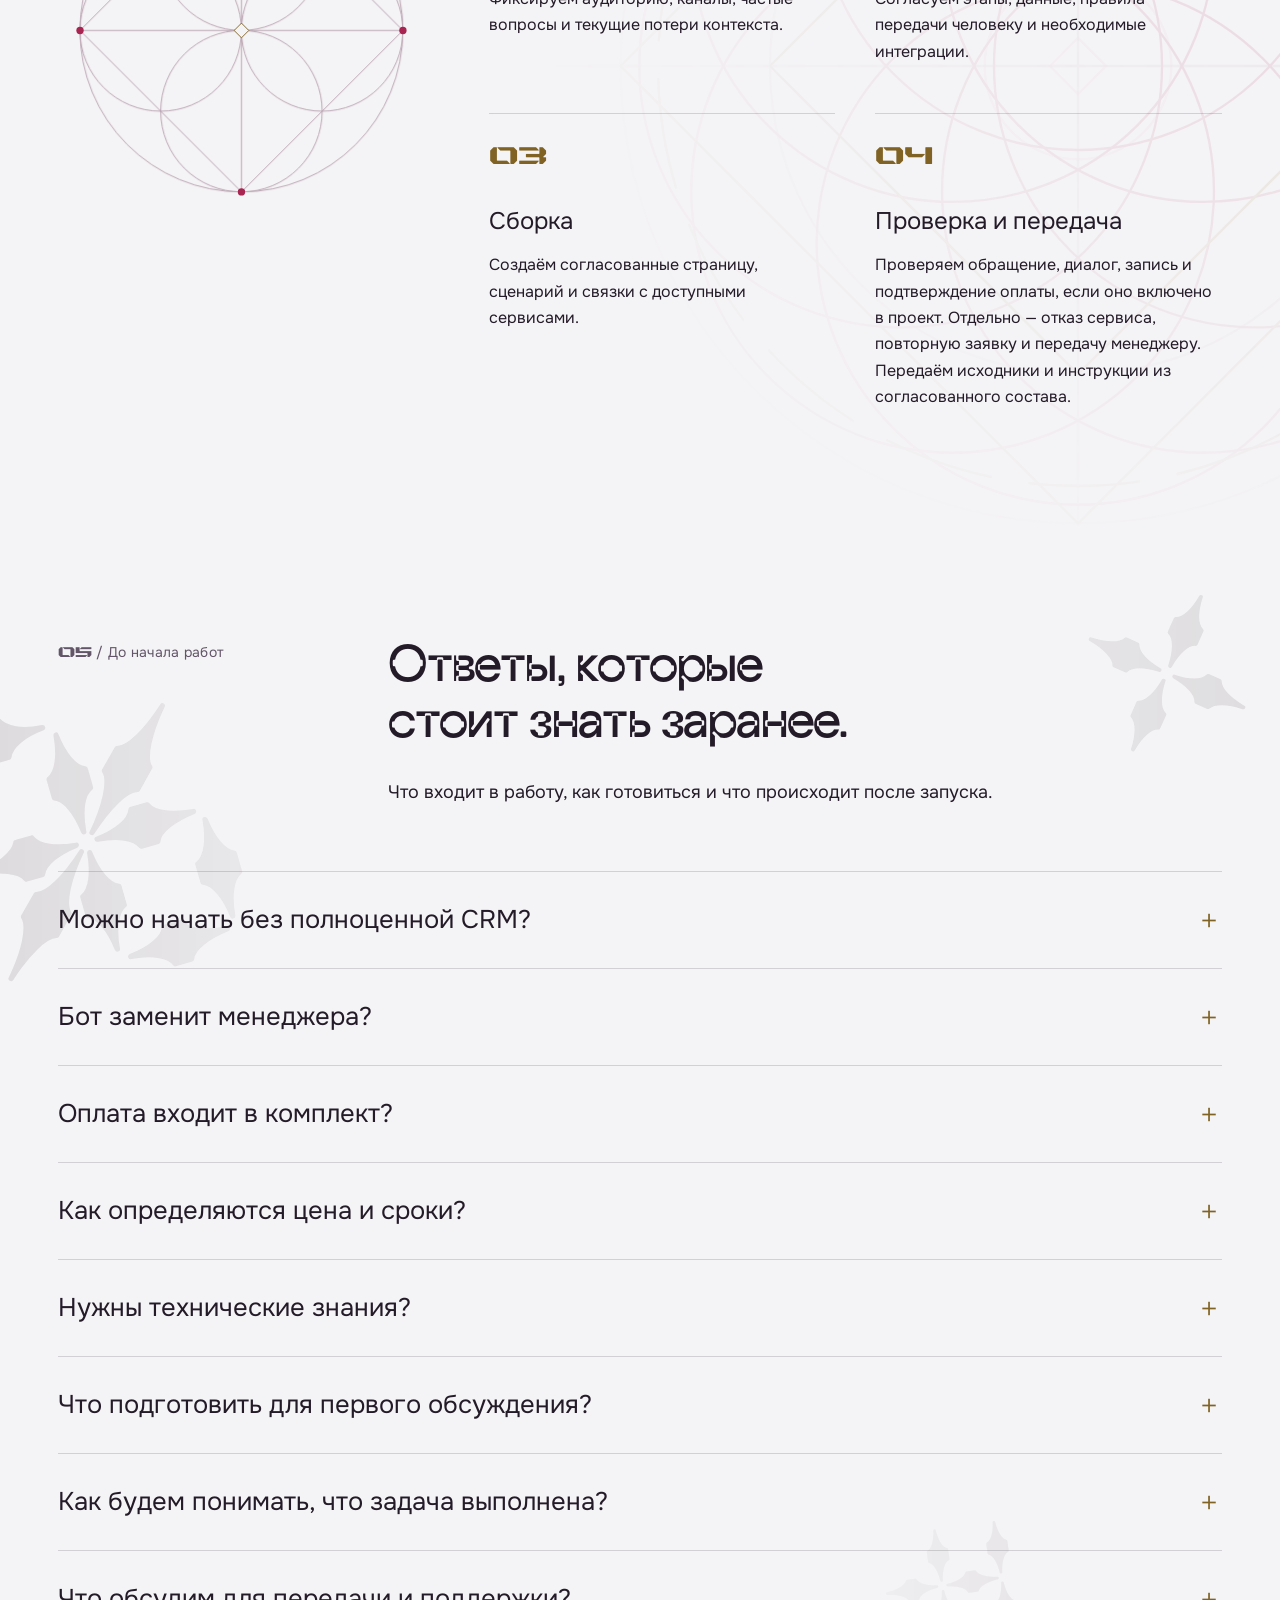
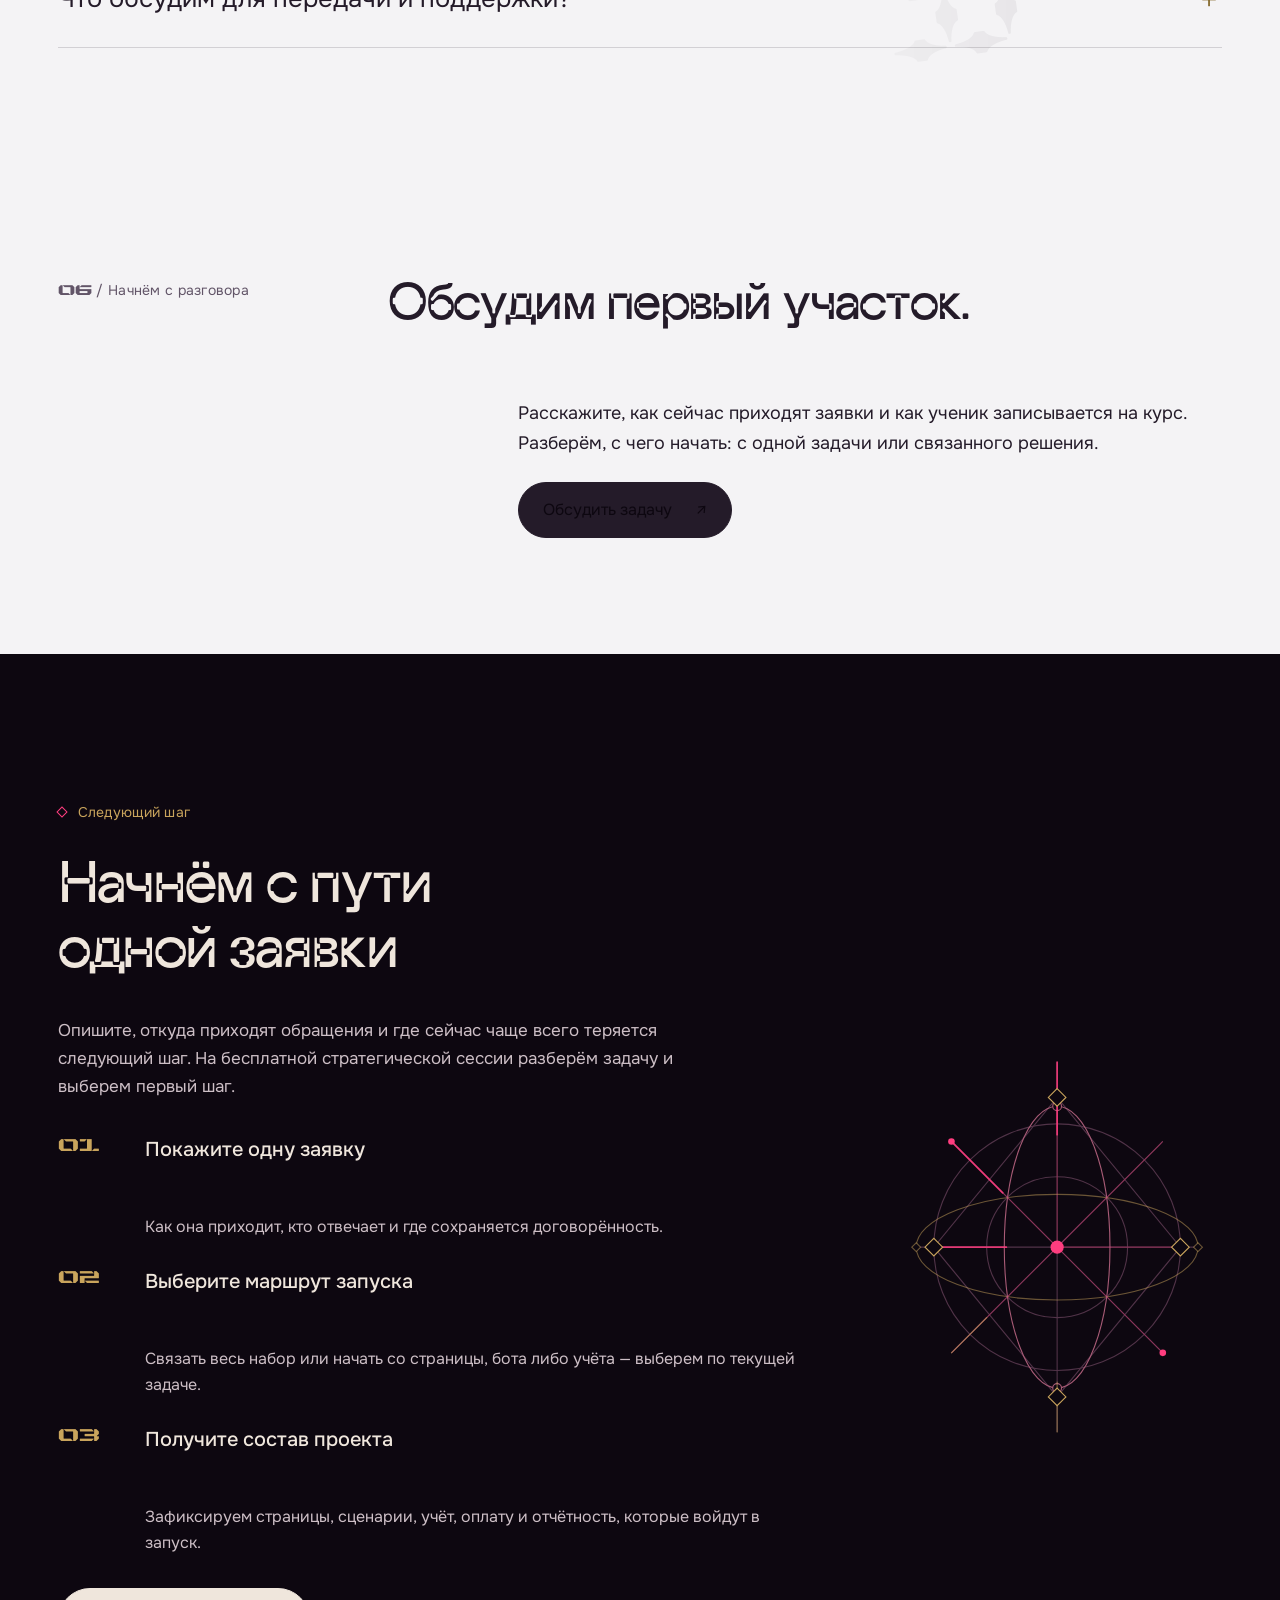
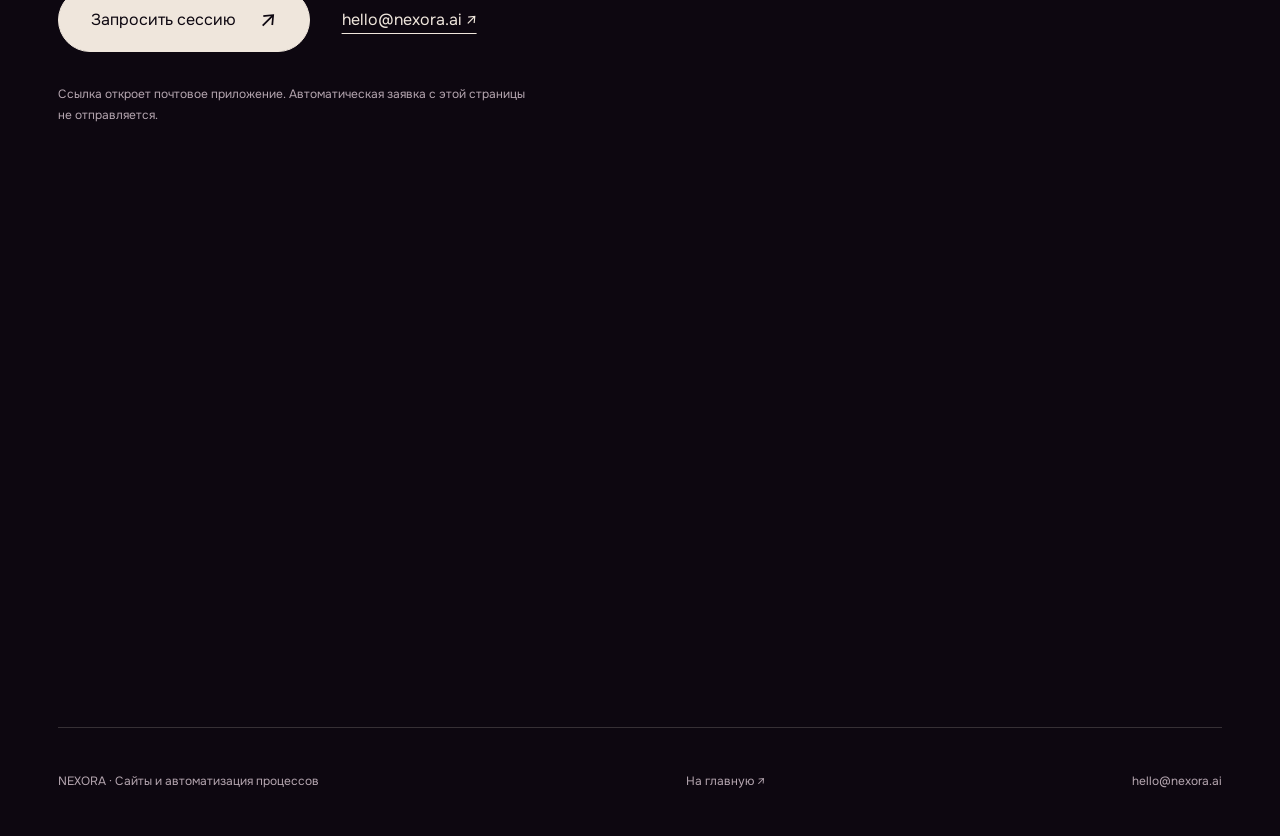
<file: services/sales-automation.html>
<!doctype html>
<html lang="ru"><head><link rel="stylesheet" href="../nx-fonts.v4.css"><meta charset="utf-8"><meta name="viewport" content="width=device-width,initial-scale=1"><meta name="theme-color" content="#0d0710"><meta name="description" content="Сайт, бот и учёт заявок — связанное решение для образовательных центров. Помогаем вести обращение от выбора курса до записи, подтверждения оплаты и отчёта."><title>Автоматизация набора — Nexora</title><link rel="icon" href="../assets/favicon.svg" type="image/svg+xml"><link rel="stylesheet" href="service-pages.css?v=13"><script defer src="service-pages.js?v=8"></script><link rel="stylesheet" href="../nx-navigation.css?v=9"><script defer src="../nx-navigation.js?v=6"></script></head><body data-service="sales-automation">
<a class="skip" href="#main">Перейти к содержанию</a><header class="top"><div class="wrap"><div class="top-in"><a class="brand" href="../index.html" aria-label="Nexora — главная">NEXORA</a><div class="header-actions"><a class="top-contact" href="#discuss">Обсудить задачу ↗</a><button class="nx-trigger" type="button" aria-label="Открыть меню" aria-expanded="false" aria-controls="nx-navigation"><span class="nx-lines" aria-hidden="true"></span></button></div></div></div></header>
<main id="main"><section class="hero"><div class="wrap"><div class="hero-layout"><div class="hero-copy"><h1>Сайт + чат-бот + <br><em>автоматизация заявок.</em></h1><p class="lead">Комплекс для образовательных центров: школ, курсов и компаний, продающих обучение. Связываем страницу программы, диалог, заявку и работу администратора; запись, оплату, напоминания и следующий курс включаем в согласованный состав.</p></div><figure class="hero-art"><svg role="img" aria-label="Продуктовая композиция Nexora" xmlns="http://www.w3.org/2000/svg" width="800" height="1000" viewBox="0 0 800 1000"><g class="nx-hero-core"><title>Связанные уровни: источник, диалог и учёт заявки</title><rect width="800" height="1000" fill="#0d0710"/><path d="M40 120L56 120" fill="none" stroke="#5d485b" stroke-width="1"/><path d="M40 192L48 192" fill="none" stroke="#5d485b" stroke-width="1"/><path d="M40 264L56 264" fill="none" stroke="#5d485b" stroke-width="1"/><path d="M40 336L48 336" fill="none" stroke="#5d485b" stroke-width="1"/><path d="M40 408L56 408" fill="none" stroke="#5d485b" stroke-width="1"/><path d="M40 480L48 480" fill="none" stroke="#5d485b" stroke-width="1"/><path d="M40 552L56 552" fill="none" stroke="#5d485b" stroke-width="1"/><path d="M40 624L48 624" fill="none" stroke="#5d485b" stroke-width="1"/><path d="M40 696L56 696" fill="none" stroke="#5d485b" stroke-width="1"/><path d="M40 768L48 768" fill="none" stroke="#5d485b" stroke-width="1"/><path d="M40 840L56 840" fill="none" stroke="#5d485b" stroke-width="1"/><path d="M64 100L736 100" fill="none" stroke="#3a243f" stroke-width="1"/><path d="M64 900L736 900" fill="none" stroke="#3a243f" stroke-width="1"/><circle cx="400" cy="500" r="296" fill="none" stroke="#3a243f" stroke-width="1"/><circle cx="400" cy="500" r="240" fill="none" stroke="#c9a45c" stroke-width="1"/><path d="M64 500L736 500" fill="none" stroke="#3a243f" stroke-width="1"/><path d="M400 152L400 848" fill="none" stroke="#3a243f" stroke-width="1"/><path d="M160 270L400 180L640 270L400 360Z" fill="#150b1a" stroke="#c9a45c" stroke-width="1"/><path d="M160 270V302L400 392L640 302V270L400 360Z" fill="#201227" stroke="#c9a45c" stroke-width="1"/><circle cx="400" cy="270" r="18" fill="none" stroke="#ff3d7f" stroke-width="2"/><path d="M160 450L400 360L640 450L400 540Z" fill="#ff3d7f" stroke="#c9a45c" stroke-width="1"/><path d="M160 450V482L400 572L640 482V450L400 540Z" fill="#952847" stroke="#c9a45c" stroke-width="1"/><circle cx="400" cy="450" r="18" fill="none" stroke="#efe6dc" stroke-width="2"/><path d="M160 630L400 540L640 630L400 720Z" fill="#150b1a" stroke="#c9a45c" stroke-width="1"/><path d="M160 630V662L400 752L640 662V630L400 720Z" fill="#201227" stroke="#c9a45c" stroke-width="1"/><circle cx="400" cy="630" r="18" fill="none" stroke="#ff3d7f" stroke-width="2"/><path d="M160 270L160 660" fill="none" stroke="#ff3d7f" stroke-width="3"/><path d="M640 270L640 660" fill="none" stroke="#ff3d7f" stroke-width="3"/></g><g class="nx-counter" fill="none" stroke="#c9a45c" stroke-width="1" opacity=".65"><circle cx="400" cy="500" r="286" stroke-dasharray="72 28"/><path d="M390 214L400 204L410 214L400 224Z" fill="#ff3d7f"/></g></svg><figcaption><span>Геометрия решения</span><span>Nexora</span></figcaption></figure><div class="hero-followup"><p class="eyebrow"><span class="diamond" aria-hidden="true"></span><span class="digits">01</span> / Автоматизация набора</p><div class="actions"><a class="button primary" href="#discuss">Обсудить задачу <span class="arrow" aria-hidden="true">↗</span></a><a class="text-link" href="#demo">Посмотреть пример <span aria-hidden="true">↓</span></a></div></div></div><div class="hero-bottom"><span>Для школ, курсов и образовательных центров</span><a href="#scenarios">Сценарии и возможности ↓</a></div></div></section>
<section class="section paper" id="scenarios"><div class="wrap"><div class="section-head"><p class="section-index"><span class="digits">01</span> / Где помогает</p><div><h2>Набор — это маршрут, а не один бот</h2><p class="section-intro">Когда обращения приходят из разных мест, менеджеру трудно быстро ответить, сохранить контекст и понять, что делать дальше. Проект начинается с разбора этого маршрута и правил команды.</p></div></div><div class="scenario-list"><details class="scenario" open><summary><span class="scenario-number">01</span><span class="scenario-title">Заявки разбросаны</span><span class="round-arrow" aria-hidden="true">↗</span></summary><div class="scenario-body"><div class="scenario-copy"><div class="od-field"><p class="meta">Входящие</p><p>Сайт, мессенджеры и реклама могут давать разные обращения. Согласуем, какие каналы действительно нужно связать.</p></div><div class="scenario-use od-field"><p class="meta">В работе</p><p>Согласовать сайт, мессенджер и рекламу как точки входа, а не собирать отдельный бот без маршрута.</p></div></div><figure class="scenario-visual"><svg viewBox="0 0 400 320" width="400" height="320" aria-hidden="true" xmlns="http://www.w3.org/2000/svg"><g fill="none" stroke="#513348" stroke-width="1"><path d="M40 160H360M200 8V312"/><circle cx="200" cy="160" r="144"/></g><g class="nx-spin" fill="none" stroke="#ff3d7f" stroke-width="1" opacity=".8"><polygon points="200.00,24.00 317.78,92.00 317.78,228.00 200.00,296.00 82.22,228.00 82.22,92.00"/></g><g class="nx-breathe" fill="none" stroke="#c9a45c" stroke-width="1.2"><path d="M200 64L284 112V208L200 256L116 208V112ZM116 112L200 160L284 112M200 160V256"/></g><g class="nx-counter" fill="#ff3d7f" stroke="#c9a45c"><circle cx="200" cy="28" r="4"/><path d="M324 160L332 152L340 160L332 168Z" fill="#0d0710"/></g></svg></figure></div></details><details class="scenario" ><summary><span class="scenario-number">02</span><span class="scenario-title">Типовые вопросы повторяются</span><span class="round-arrow" aria-hidden="true">↗</span></summary><div class="scenario-body"><div class="scenario-copy"><div class="od-field"><p class="meta">Ответ</p><p>Сценарий может собрать исходные сведения и ответить на согласованные вопросы, оставляя нестандартный разговор сотруднику.</p></div><div class="scenario-use od-field"><p class="meta">В работе</p><p>Уточнить программу и формат; вопрос, которого нет в базе, передать менеджеру.</p></div></div><figure class="scenario-visual"><svg viewBox="0 0 400 320" width="400" height="320" aria-hidden="true" xmlns="http://www.w3.org/2000/svg"><g fill="none" stroke="#513348" stroke-width="1"><path d="M40 160H360M200 8V312"/><circle cx="200" cy="160" r="144"/></g><g class="nx-spin" fill="none" stroke="#ff3d7f" stroke-width="1" opacity=".8"><circle cx="200" cy="160" r="132" stroke-dasharray="64 16"/></g><g class="nx-breathe" fill="none" stroke="#c9a45c" stroke-width="1.2"><circle cx="248" cy="160" r="64"/><circle cx="224" cy="201.56921938165306" r="64"/><circle cx="176" cy="201.56921938165306" r="64"/><circle cx="152" cy="160" r="64"/><circle cx="175.99999999999997" cy="118.43078061834696" r="64"/><circle cx="224" cy="118.43078061834694" r="64"/></g><g class="nx-counter" fill="#ff3d7f" stroke="#c9a45c"><circle cx="200" cy="28" r="4"/><path d="M324 160L332 152L340 160L332 168Z" fill="#0d0710"/></g></svg></figure></div></details><details class="scenario" ><summary><span class="scenario-number">03</span><span class="scenario-title">Трудно восстановить путь</span><span class="round-arrow" aria-hidden="true">↗</span></summary><div class="scenario-body"><div class="scenario-copy"><div class="od-field"><p class="meta">Учёт</p><p>Фиксируем нужные этапы и поля: обращение, квалификация, запись, оплата или причина дальнейшего действия.</p></div><div class="scenario-use od-field"><p class="meta">В работе</p><p>Сохранить этап и договорённость о следующем контакте в выбранном инструменте.</p></div></div><figure class="scenario-visual"><svg viewBox="0 0 400 320" width="400" height="320" aria-hidden="true" xmlns="http://www.w3.org/2000/svg"><g fill="none" stroke="#513348" stroke-width="1"><path d="M40 160H360M200 8V312"/><circle cx="200" cy="160" r="144"/></g><g class="nx-spin" fill="none" stroke="#ff3d7f" stroke-width="1" opacity=".8"><polygon points="200.00,24.00 336.00,160.00 200.00,296.00 64.00,160.00"/><circle cx="200" cy="160" r="112"/></g><g class="nx-breathe" fill="none" stroke="#c9a45c" stroke-width="1.2"><path d="M200 56L288 160L200 264L112 160ZM112 160H288M200 56V264M200 104L256 160L200 216L144 160Z"/></g><g class="nx-counter" fill="#ff3d7f" stroke="#c9a45c"><circle cx="200" cy="28" r="4"/><path d="M324 160L332 152L340 160L332 168Z" fill="#0d0710"/></g></svg></figure></div></details><details class="scenario" ><summary><span class="scenario-number">04</span><span class="scenario-title">Менеджеру нужен контекст</span><span class="round-arrow" aria-hidden="true">↗</span></summary><div class="scenario-body"><div class="scenario-copy"><div class="od-field"><p class="meta">Передача</p><p>Задаём правила передачи человеку: какие ответы приложить, кому уведомить и кто продолжает диалог.</p></div><div class="scenario-use od-field"><p class="meta">В работе</p><p>Передать сотруднику собранные ответы вместе с обращением.</p></div></div><figure class="scenario-visual"><svg viewBox="0 0 400 320" width="400" height="320" aria-hidden="true" xmlns="http://www.w3.org/2000/svg"><g fill="none" stroke="#513348" stroke-width="1"><path d="M40 160H360M200 8V312"/><circle cx="200" cy="160" r="144"/></g><g class="nx-spin" fill="none" stroke="#ff3d7f" stroke-width="1" opacity=".8"><polygon points="200.00,24.00 317.78,92.00 317.78,228.00 200.00,296.00 82.22,228.00 82.22,92.00"/><circle cx="200" cy="160" r="128"/></g><g class="nx-breathe" fill="none" stroke="#c9a45c" stroke-width="1.2"><path d="M200 56L304 160L200 264L96 160ZM200 96L264 160L200 224L136 160ZM96 160H304M200 56V264"/><circle cx="200" cy="160" r="28"/></g><g class="nx-counter" fill="#ff3d7f" stroke="#c9a45c"><circle cx="200" cy="28" r="4"/><path d="M324 160L332 152L340 160L332 168Z" fill="#0d0710"/></g></svg></figure></div></details></div></div></section>
<section class="demo-section" id="demo"><div class="wrap"><div class="demo-shell"><div class="demo-explainer"><p class="section-index"><span class="digits">02</span> / Одна заявка. Весь путь.</p><h2>Посмотрите, как связываются этапы</h2><p>Выберите шаг: видно, какие сведения появляются и когда подключается сотрудник. В проекте маршрут строится вокруг вашего реального набора.</p><p class="demo-mark">Демонстрация · данные не отправляются</p></div><div class="demo-panel" data-demo><div class="demo-toolbar"><span class="mono">ПРИМЕР / 01</span><button type="button" class="reset" data-reset>Сначала</button></div><div class="demo-tabs" role="group" aria-label="Путь ученика: выберите этап"><button type="button" data-state="0" aria-pressed="true">Обращение</button><button type="button" data-state="1" aria-pressed="false">Диалог</button><button type="button" data-state="2" aria-pressed="false">Администратор</button><button type="button" data-state="3" aria-pressed="false">Запись</button><button type="button" data-state="4" aria-pressed="false">Оплата</button><button type="button" data-state="5" aria-pressed="false">Отчёт</button><button type="button" data-state="6" aria-pressed="false">Напоминание</button><button type="button" data-state="7" aria-pressed="false">Следующий курс</button></div><div class="demo-visual" data-demo-visual><div class="node od-field "><span class="node-title">Страница программы</span><span class="node-note">Английский для взрослых</span></div><div class="node od-field active"><span class="node-title">Обращение получено</span><span class="node-note">Интерес: вечерняя группа · источник: сайт</span></div></div><div class="demo-caption"><p class="meta" data-demo-label>Обращение</p><h3 data-demo-title>Интерес становится заявкой</h3><p data-demo-text>Сохраняем запрос на программу и доступный источник обращения.</p></div><div class="demo-actions"><span class="demo-hint">Переключайте сценарий</span><button type="button" class="demo-next" data-next>Следующий вариант <span aria-hidden="true">→</span></button></div><p class="sr-only" role="status" aria-live="polite" aria-atomic="true" data-status></p><noscript><p class="demo-hint">Показан первый пример. Для переключения включите JavaScript. Состав услуги доступен ниже.</p></noscript><script type="application/json">[{"tab":"Обращение","label":"Обращение","title":"Интерес становится заявкой","text":"Сохраняем запрос на программу и доступный источник обращения.","visual":"\u003cdiv class=\"node od-field \"\u003e\u003cspan class=\"node-title\"\u003eСтраница программы\u003c/span\u003e\u003cspan class=\"node-note\"\u003eАнглийский для взрослых\u003c/span\u003e\u003c/div\u003e\u003cdiv class=\"node od-field active\"\u003e\u003cspan class=\"node-title\"\u003eОбращение получено\u003c/span\u003e\u003cspan class=\"node-note\"\u003eИнтерес: вечерняя группа · источник: сайт\u003c/span\u003e\u003c/div\u003e"},{"tab":"Диалог","label":"Диалог","title":"Уточняем важное","text":"Сценарий задаёт согласованные вопросы. Информация, которой нет в базе, не придумывается.","visual":"\u003cdiv class=\"bubble you\"\u003e\u003cspan class=\"bubble-who\"\u003eПосетитель\u003c/span\u003e\u003cp\u003eХочу заниматься вечером.\u003c/p\u003e\u003c/div\u003e\u003cdiv class=\"bubble \"\u003e\u003cspan class=\"bubble-who\"\u003eБот · пример\u003c/span\u003e\u003cp\u003eКакой формат вам удобен: группа или индивидуально?\u003c/p\u003e\u003c/div\u003e\u003cdiv class=\"node od-field \"\u003e\u003cspan class=\"node-title\"\u003eСобранные вводные\u003c/span\u003e\u003cspan class=\"node-note\"\u003eАнглийский · вечер · группа\u003c/span\u003e\u003c/div\u003e"},{"tab":"Администратор","label":"Передача администратору","title":"Заявка приходит с контекстом","text":"Администратор получает интерес к программе, ответы и контакт в CRM или таблице. Он подтверждает уровень, группу и условия — бот не принимает эти решения за команду.","visual":"\u003cdiv class=\"record\"\u003e\u003cdiv class=\"record-head\"\u003e\u003cstrong\u003eДемо-заявка / 01\u003c/strong\u003e\u003cspan class=\"status-chip\"\u003eК консультации\u003c/span\u003e\u003c/div\u003e\u003cdl\u003e\u003cdt\u003eИсточник\u003c/dt\u003e\u003cdd\u003eСайт\u003c/dd\u003e\u003cdt\u003eИнтерес\u003c/dt\u003e\u003cdd\u003eАнглийский\u003c/dd\u003e\u003cdt\u003eФормат\u003c/dt\u003e\u003cdd\u003eВечерняя группа\u003c/dd\u003e\u003cdt\u003eСледующий шаг\u003c/dt\u003e\u003cdd\u003eУточнить уровень\u003c/dd\u003e\u003c/dl\u003e\u003c/div\u003e"},{"tab":"Запись","label":"Запись","title":"Договорённость зафиксирована","text":"Менеджер подтверждает программу, группу и условия записи. Договорённость сохраняется в карточке обращения.","visual":"\u003cdiv class=\"node od-field active\"\u003e\u003cspan class=\"node-title\"\u003eЗанятие согласовано\u003c/span\u003e\u003cspan class=\"node-note\"\u003eЗапись подтверждена\u003c/span\u003e\u003c/div\u003e\u003cdiv class=\"node od-field \"\u003e\u003cspan class=\"node-title\"\u003eСледующий этап виден\u003c/span\u003e\u003cspan class=\"node-note\"\u003eСтатус сохранён · условия напоминания согласуются\u003c/span\u003e\u003c/div\u003e"},{"tab":"Оплата","label":"Оплата","title":"Платёж получает свой статус","text":"В примере сотрудник подтверждает оплату. Автоматическое подтверждение подключаем только при доступном API и включении в состав проекта.","visual":"\u003cdiv class=\"node od-field \"\u003e\u003cspan class=\"node-title\"\u003eЗапись подтверждена\u003c/span\u003e\u003cspan class=\"node-note\"\u003eАнглийский · вечерняя группа\u003c/span\u003e\u003c/div\u003e\u003cdiv class=\"node od-field active\"\u003e\u003cspan class=\"node-title\"\u003eОплата отмечена\u003c/span\u003e\u003cspan class=\"node-note\"\u003eПодтверждена сотрудником · учебный пример\u003c/span\u003e\u003c/div\u003e"},{"tab":"Отчёт","label":"Отчёт","title":"Команда видит весь маршрут","text":"Сводка связывает доступный источник, запись и подтверждение оплаты. Данные нужны, чтобы видеть этапы набора; точность зависит от заполнения учёта.","visual":"\u003cdiv class=\"node od-field active\"\u003e\u003cspan class=\"node-title\"\u003eИсточник → запись → оплата\u003c/span\u003e\u003cspan class=\"node-note\"\u003eСайт · вечерняя группа · подтверждено\u003c/span\u003e\u003c/div\u003e\u003cdiv class=\"node od-field \"\u003e\u003cspan class=\"node-title\"\u003eСледующий курс\u003c/span\u003e\u003cspan class=\"node-note\"\u003eПриглашение отправляется только по настроенному правилу\u003c/span\u003e\u003c/div\u003e"},{"tab":"Напоминание","label":"После записи","title":"Ученик знает, когда приходить","text":"Включённый в проект сценарий напоминает о занятии по подтверждённой записи. Время, канал и остановку при отмене согласуем заранее.","visual":"\u003cdiv class=\"node od-field active\"\u003e\u003cspan class=\"node-title\"\u003eЗапись подтверждена\u003c/span\u003e\u003cspan class=\"node-note\"\u003eУчебный пример · вечерняя группа\u003c/span\u003e\u003c/div\u003e\u003cdiv class=\"bubble\"\u003e\u003cspan class=\"bubble-who\"\u003eБот · пример\u003c/span\u003e\u003cp\u003eНапоминаем о занятии. Если планы изменились, сообщите администратору.\u003c/p\u003e\u003c/div\u003e"},{"tab":"Следующий курс","label":"Продолжение обучения","title":"Предлагаем следующий шаг","text":"По завершении курса можно отправить приглашение на следующую программу, если этот сценарий включён в проект. Используем подтверждённый статус и правила канала; отказ прекращает цепочку.","visual":"\u003cdiv class=\"node od-field\"\u003e\u003cspan class=\"node-title\"\u003eКурс завершён\u003c/span\u003e\u003cspan class=\"node-note\"\u003eСтатус подтверждён администратором\u003c/span\u003e\u003c/div\u003e\u003cdiv class=\"bubble\"\u003e\u003cspan class=\"bubble-who\"\u003eКоманда центра · пример\u003c/span\u003e\u003cp\u003eХотите продолжить обучение? Подскажем следующую программу и её условия.\u003c/p\u003e\u003c/div\u003e"}]</script></div></div></div></section>
<section class="section" id="scope"><div class="wrap"><div class="section-head"><p class="section-index"><span class="digits">03</span> / Состав проекта</p><div><h2>От интереса до следующего курса</h2><p class="section-intro">Разбираем путь ученика и собираем нужные части: сайт, бот, учёт и интеграции. Можно заказать весь комплект или отдельную часть — сайт, чат-бот либо подключение CRM.</p></div></div><figure class="scope-ornament" aria-hidden="true"><svg xmlns="http://www.w3.org/2000/svg" width="640" height="320" viewBox="0 0 640 320"><g fill="none" stroke="#513348" stroke-width="1"><path d="M24 160H616M320 16V304"/><circle cx="320" cy="160" r="136"/><circle cx="320" cy="160" r="96"/><circle cx="224" cy="160" r="96"/><circle cx="416" cy="160" r="96"/></g><g class="sacred-part nx-spin" fill="none" stroke="#c9a45c" stroke-width="1"><polygon points="320,40 352.92,114.7 434.13,122.92 373.26,177.3 390.53,257.08 320,216 249.47,257.08 266.74,177.3 205.87,122.92 287.08,114.7"/><circle cx="320" cy="160" r="120"/></g><g class="sacred-part nx-spin" fill="none" stroke="#a82451" stroke-width="1"><path d="M320 40L440 160L320 280L200 160ZM200 40L440 280M440 40L200 280"/><circle cx="320" cy="160" r="56"/></g><g class="sacred-control nx-breathe" fill="#ff3d7f"><circle cx="200" cy="160" r="4"/><circle cx="440" cy="160" r="4"/></g><g class="sacred-control nx-breathe" fill="#0d0710" stroke="#c9a45c"><path d="M88 160L96 152L104 160L96 168ZM536 160L544 152L552 160L544 168Z"/></g></svg></figure><div class="journey-brief"><p class="meta">Полный маршрут · состав выбираем под проект</p><ol aria-label="Путь ученика"><li>Посетитель</li><li>Сайт</li><li>Диалог с ботом</li><li>Заявка</li><li>Администратор</li><li>Запись и оплата</li><li>Напоминания</li><li>Следующий курс</li></ol><p>Не каждый проект требует всех этапов. До начала работ фиксируем каналы, интеграции и ответственность сотрудника; подключение оплаты зависит от доступных возможностей сервиса.</p></div><div class="scope-grid"><ul class="list"><li><div><strong>Страница набора.</strong> Программа, формат занятий, ответы на важные вопросы и путь к заявке.</div></li><li><div><strong>Сценарий первичного ответа.</strong> Квалифицирующие вопросы, базовые ответы и передача диалога менеджеру.</div></li><li><div><strong>Учёт обращений.</strong> CRM или таблица — выбранное место для статуса, источника и следующего действия.</div></li><li><div><strong>Запись и оплата.</strong> Фиксация договорённости и подтверждения платежа: через доступное подключение или отметку сотрудника. Способ подтверждения выбираем до запуска.</div></li><li><div><strong>Отчёт и продолжение.</strong> Сводка по обращениям, записям и оплатам; напоминания и приглашение на следующий курс — если включены в проект и доступны в выбранном канале.</div></li></ul><aside class="scope-aside"><span class="scope-symbol" aria-hidden="true">01↗</span><div><h3>Один маршрут для команды</h3><p>На выходе — связанные инструменты из согласованного состава и инструкции для команды. Администратор видит запрос, ответы, запись и статус оплаты; напоминания и приглашение на следующий курс работают по установленным правилам. Можно начать с одного компонента.</p></div><a class="text-link" href="#brief">С чего начать ↓</a></aside></div><div class="note"><strong>Границы проекта:</strong> платежи, конкретные CRM, WhatsApp, Instagram, Telegram и другие сервисы подключаются только после проверки доступа, API и требований владельца аккаунта.</div></div></section>
<section class="section paper" id="process"><figure class="process-backdrop" aria-hidden="true"><svg width="480" height="480" viewBox="0 0 480 480" aria-hidden="true" xmlns="http://www.w3.org/2000/svg"><g fill="none" stroke="#bfb0bf" stroke-width="1"><circle cx="240" cy="240" r="196"/><path d="M240 16V464M16 240H464"/><circle cx="240" cy="240" r="132"/></g><g class="nx-counter" fill="none" stroke="#a82451" stroke-width="1"><circle cx="316" cy="240" r="112"/><circle cx="293.7401153701776" cy="293.7401153701776" r="112"/><circle cx="240" cy="316" r="112"/><circle cx="186.2598846298224" cy="293.7401153701776" r="112"/><circle cx="164" cy="240" r="112"/><circle cx="186.25988462982238" cy="186.2598846298224" r="112"/><circle cx="240" cy="164" r="112"/><circle cx="293.7401153701776" cy="186.25988462982238" r="112"/></g><g class="nx-spin" fill="none" stroke="#8d6c25" stroke-width="1"><path d="M240 44L436 240L240 436L44 240ZM240 108L372 240L240 372L108 240Z"/><circle cx="240" cy="240" r="180" stroke-dasharray="48 16"/></g><g class="nx-breathe" fill="none" stroke="#a82451"><circle cx="240" cy="240" r="40"/><path d="M228 240L240 228L252 240L240 252Z"/></g><g class="nx-spin" fill="#a82451"><circle cx="240" cy="44" r="4"/><circle cx="436" cy="240" r="4"/></g></svg></figure><div class="wrap"><div class="section-head"><p class="section-index"><span class="digits">04</span> / Как работаем</p><div><h2>Сначала разбираем реальный процесс</h2><p class="section-intro">Сначала изучаем путь ученика до покупки и правила команды. Затем определяем инструменты, этапы и действия, которые останутся у администратора.</p></div></div><div class="process-stage"><figure class="process-ornament" aria-label="Геометрия связанного процесса"><svg xmlns="http://www.w3.org/2000/svg" viewBox="0 0 400 400" width="400" height="400" role="img" aria-label="Четыре этапа связаны в единую систему"><g class="ornament-pulse" fill="none" stroke="#b7a0ae" stroke-width="1"><circle cx="200" cy="200" r="176"/><circle cx="200" cy="112" r="88"/><circle cx="112" cy="200" r="88"/><circle cx="288" cy="200" r="88"/><circle cx="200" cy="288" r="88"/><path d="M200 24L376 200L200 376L24 200ZM24 200H376M200 24V376"/></g><g fill="#a82451"><circle cx="200" cy="24" r="4"/><circle cx="376" cy="200" r="4"/><circle cx="200" cy="376" r="4"/><circle cx="24" cy="200" r="4"/></g><path d="M192 200L200 192L208 200L200 208Z" fill="#f4f3f5" stroke="#806324"/></svg></figure><div class="steps"><article class="phase"><h3>Разбор</h3><p>Фиксируем аудиторию, каналы, частые вопросы и текущие потери контекста.</p></article><article class="phase"><h3>Схема</h3><p>Согласуем этапы, данные, правила передачи человеку и необходимые интеграции.</p></article><article class="phase"><h3>Сборка</h3><p>Создаём согласованные страницу, сценарий и связки с доступными сервисами.</p></article><article class="phase"><h3>Проверка и передача</h3><p>Проверяем обращение, диалог, запись и подтверждение оплаты, если оно включено в проект. Отдельно — отказ сервиса, повторную заявку и передачу менеджеру. Передаём исходники и инструкции из согласованного состава.</p></article></div></div></div></section>
<section class="section paper" id="questions"><div class="section-ornaments" aria-hidden="true"><span class="background-glyph background-glyph-1">%</span><span class="background-glyph background-glyph-2">+</span><span class="background-glyph background-glyph-3">#</span></div><div class="wrap"><div class="section-head"><p class="section-index"><span class="digits">05</span> / До начала работ</p><div><h2>Ответы, которые<br>стоит знать заранее.</h2><p class="section-intro">Что входит в работу, как готовиться и что происходит после запуска.</p></div></div><div class="faq-list"><details class="faq"><summary>Можно начать без полноценной CRM?</summary><p>Можно рассмотреть согласованную таблицу. Сначала определяем поля, статусы и доступы. CRM выбирается по процессу, а не ради самого подключения.</p></details><details class="faq"><summary>Бот заменит менеджера?</summary><p>Нет. Сценарий отвечает на утверждённые вопросы и собирает вводные. Нестандартные ситуации и решения передаются сотруднику.</p></details><details class="faq"><summary>Оплата входит в комплект?</summary><p>Только если включена в согласованный объём и подтверждена техническая возможность. Провайдер, доступы и расходы уточняются отдельно.</p></details><details class="faq"><summary>Как определяются цена и сроки?</summary><p>Стоимость и сроки определяются после согласования состава работ. В предложении отдельно указываются разработка, внешние сервисы, сопровождение и обучение. Фиксированной цены на любой объём нет.</p></details><details class="faq"><summary>Нужны технические знания?</summary><p>Никаких для первого обсуждения. Вы объясняете задачу и правила работы; мы разбираем техническую часть, подключения и нужные доступы. Перед запуском показываем сотрудникам, как пользоваться решением.</p></details><details class="faq"><summary>Что подготовить для первого обсуждения?</summary><p>Программа курса, примеры типовых вопросов и схема текущего учёта помогут начать. Если схемы нет, достаточно описать путь одной заявки.</p></details><details class="faq"><summary>Как будем понимать, что задача выполнена?</summary><p>Проверяем обращение, диалог, запись и подтверждение оплаты, если оно включено в проект. Отдельно — отказ сервиса, повторную заявку и передачу менеджеру. Передаём исходники и инструкции из согласованного состава.</p></details><details class="faq"><summary>Что обсудим для передачи и поддержки?</summary><p>До начала работ фиксируем исходники, доступы, инструкции и обучение, которые входят в передачу. Дальнейшее сопровождение обсуждается отдельно: задачи, ответственный, период и стоимость.</p></details></div></div></section>
<section class="section paper" id="brief"><div class="wrap"><div class="section-head"><p class="section-index"><span class="digits">06</span> / Начнём с разговора</p><div><h2>Обсудим первый участок.</h2></div></div><div class="brief-invitation"><p>Расскажите, как сейчас приходят заявки и как ученик записывается на курс. Разберём, с чего начать: с одной задачи или связанного решения.</p><a class="button primary" href="#discuss">Обсудить задачу <span aria-hidden="true">↗</span></a></div></div></section>
<section class="cta" id="discuss"><div class="wrap"><div class="cta-layout"><div><p class="eyebrow"><span class="diamond" aria-hidden="true"></span>Следующий шаг</p><h2>Начнём с пути одной заявки</h2><p>Опишите, откуда приходят обращения и где сейчас чаще всего теряется следующий шаг. На бесплатной стратегической сессии разберём задачу и выберем первый шаг.</p><ol class="contact-path"><li><span class="digits">01</span><div class="od-field"><strong>Покажите одну заявку</strong><p>Как она приходит, кто отвечает и где сохраняется договорённость.</p></div></li><li><span class="digits">02</span><div class="od-field"><strong>Выберите маршрут запуска</strong><p>Связать весь набор или начать со страницы, бота либо учёта — выберем по текущей задаче.</p></div></li><li><span class="digits">03</span><div class="od-field"><strong>Получите состав проекта</strong><p>Зафиксируем страницы, сценарии, учёт, оплату и отчётность, которые войдут в запуск.</p></div></li></ol><div class="cta-actions"><a class="button primary" href="mailto:hello@nexora.ai?subject=Nexora%20%2F%20%D0%90%D0%B2%D1%82%D0%BE%D0%BC%D0%B0%D1%82%D0%B8%D0%B7%D0%B0%D1%86%D0%B8%D1%8F%20%D0%BD%D0%B0%D0%B1%D0%BE%D1%80%D0%B0&body=1.%20%D0%9A%D0%B0%D0%BA%D0%B8%D0%B5%20%D0%BF%D1%80%D0%BE%D0%B3%D1%80%D0%B0%D0%BC%D0%BC%D1%8B%20%D0%B8%20%D0%BA%D0%BE%D0%BC%D1%83%20%D0%B2%D1%8B%20%D0%BF%D1%80%D0%BE%D0%B4%D0%B0%D1%91%D1%82%D0%B5%3F%0A2.%20%D0%9E%D1%82%D0%BA%D1%83%D0%B4%D0%B0%20%D0%BF%D1%80%D0%B8%D1%85%D0%BE%D0%B4%D1%8F%D1%82%20%D0%BE%D0%B1%D1%80%D0%B0%D1%89%D0%B5%D0%BD%D0%B8%D1%8F%3F%0A3.%20%D0%9A%D0%B0%D0%BA%20%D0%BF%D1%80%D0%BE%D0%B8%D1%81%D1%85%D0%BE%D0%B4%D0%B8%D1%82%20%D0%B7%D0%B0%D0%BF%D0%B8%D1%81%D1%8C%20%D0%B8%20%D1%83%D1%87%D1%91%D1%82%3F%0A4.%20%D0%9A%D0%B0%D0%BA%D0%B8%D0%B5%20%D0%B2%D0%BE%D0%BF%D1%80%D0%BE%D1%81%D1%8B%20%D0%BF%D0%BE%D0%B2%D1%82%D0%BE%D1%80%D1%8F%D1%8E%D1%82%D1%81%D1%8F%3F%0A5.%20%D0%9A%D0%B0%D0%BA%D0%BE%D0%B9%20%D1%8D%D1%82%D0%B0%D0%BF%20%D1%83%D0%BF%D1%80%D0%BE%D1%81%D1%82%D0%B8%D1%82%D1%8C%20%D0%BF%D0%B5%D1%80%D0%B2%D1%8B%D0%BC%3F%0A%0A%D0%9E%D1%82%D0%B2%D0%B5%D1%82%D1%8B%3A%0A">Запросить сессию <span class="arrow" aria-hidden="true">↗</span></a><a class="text-link" href="mailto:hello@nexora.ai?subject=Nexora%20%2F%20%D0%90%D0%B2%D1%82%D0%BE%D0%BC%D0%B0%D1%82%D0%B8%D0%B7%D0%B0%D1%86%D0%B8%D1%8F%20%D0%BD%D0%B0%D0%B1%D0%BE%D1%80%D0%B0">hello@nexora.ai ↗</a></div><p class="meta">Ссылка откроет почтовое приложение. Автоматическая заявка с этой страницы не отправляется.</p></div><figure class="cta-art" aria-hidden="true"><svg xmlns="http://www.w3.org/2000/svg" width="300" height="400" viewBox="0 0 300 400"><g fill="none" stroke="#513348" stroke-width="1"><path d="M150 32V368M22 200H278M54 104L246 296M54 296L246 104M150 64L262 200L150 336L38 200Z"/><circle cx="150" cy="200" r="112"/><circle cx="150" cy="200" r="64"/></g><g class="contact-orbit" fill="none" stroke="#c9a45c" stroke-opacity=".5" stroke-width="1"><ellipse cx="150" cy="200" rx="128" ry="48"/><path d="M18 200L22 196L26 200L22 204ZM274 200L278 196L282 200L278 204Z" fill="#0d0710"/></g><g class="contact-orbit contact-orbit-reverse" fill="none" stroke="#a85b76" stroke-width="1"><ellipse cx="150" cy="200" rx="48" ry="128"/><circle cx="150" cy="72" r="4" fill="#0d0710"/><circle cx="150" cy="328" r="4" fill="#0d0710"/></g><g fill="none" stroke="#ff3d7f" stroke-opacity=".35"><path d="M54 104L150 200L246 104M54 296L150 200L246 296M150 64V200L262 200"/></g><g fill="none"><path class="cta-signal" pathLength="1" d="M150 32V200L246 296M54 104L150 200L246 104M38 200H150V336"/><path class="cta-signal cta-signal-secondary" pathLength="1" d="M54 296L150 200L150 64M150 368V200H278"/></g><g fill="#0d0710" stroke="#c9a45c"><path d="M150 56L158 64L150 72L142 64ZM254 200L262 192L270 200L262 208ZM150 328L158 336L150 344L142 336ZM30 200L38 192L46 200L38 208Z"/></g><g fill="#ff3d7f"><circle class="cta-node" cx="150" cy="200" r="6"/><circle cx="54" cy="104" r="3"/><circle cx="246" cy="296" r="3"/></g></svg></figure></div></div></section>
<section class="related"><div class="wrap"><div class="related-head"><h2>Продолжение системы.</h2><a class="text-link" href="#main">В начало ↑</a></div><nav class="related-links" aria-label="Другие услуги Nexora"><a class="related-link od-tile" href="websites.html"><span class="meta">NEXORA / WEB EXPERIENCE</span><b>Сайты и лендинги</b><span class="related-arrow" aria-hidden="true">↗</span><p class="related-explain">Объясняем продукт и ведём посетителя к понятному действию.</p></a><a class="related-link od-tile" href="chatbots.html"><span class="meta">NEXORA / CONVERSATION DESIGN</span><b>Чат-боты и ИИ-ассистенты</b><span class="related-arrow" aria-hidden="true">↗</span><p class="related-explain">Типовые ответы, сбор вводных и передача человеку.</p></a><a class="related-link od-tile" href="crm-integration.html"><span class="meta">NEXORA / CONNECTED DATA</span><b>Интеграция с CRM</b><span class="related-arrow" aria-hidden="true">↗</span><p class="related-explain">Передаём обращения в учёт с согласованными полями и статусами.</p></a></nav></div></section></main>
<footer class="wrap"><div class="foot"><span>NEXORA · Сайты и автоматизация процессов</span><a href="../index.html">На главную ↗</a><a href="mailto:hello@nexora.ai">hello@nexora.ai</a></div></footer></body></html>
</file>
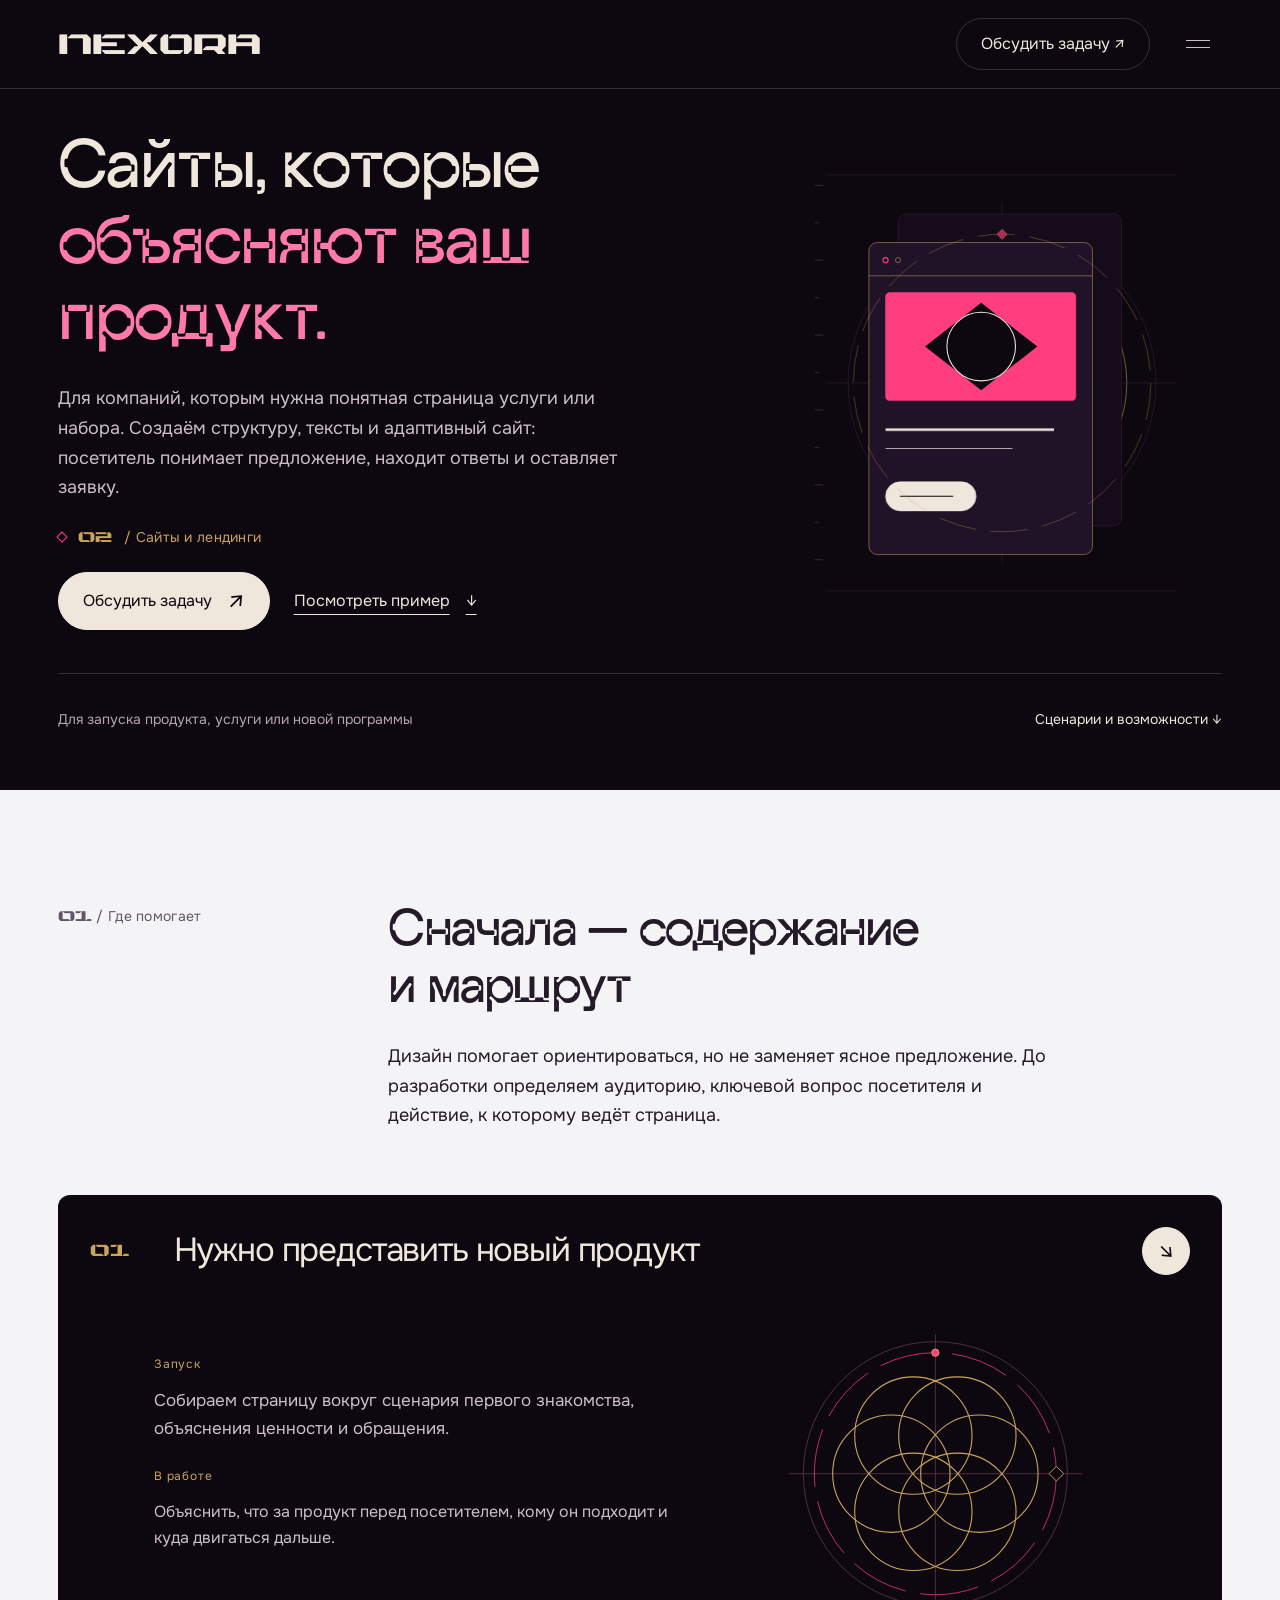
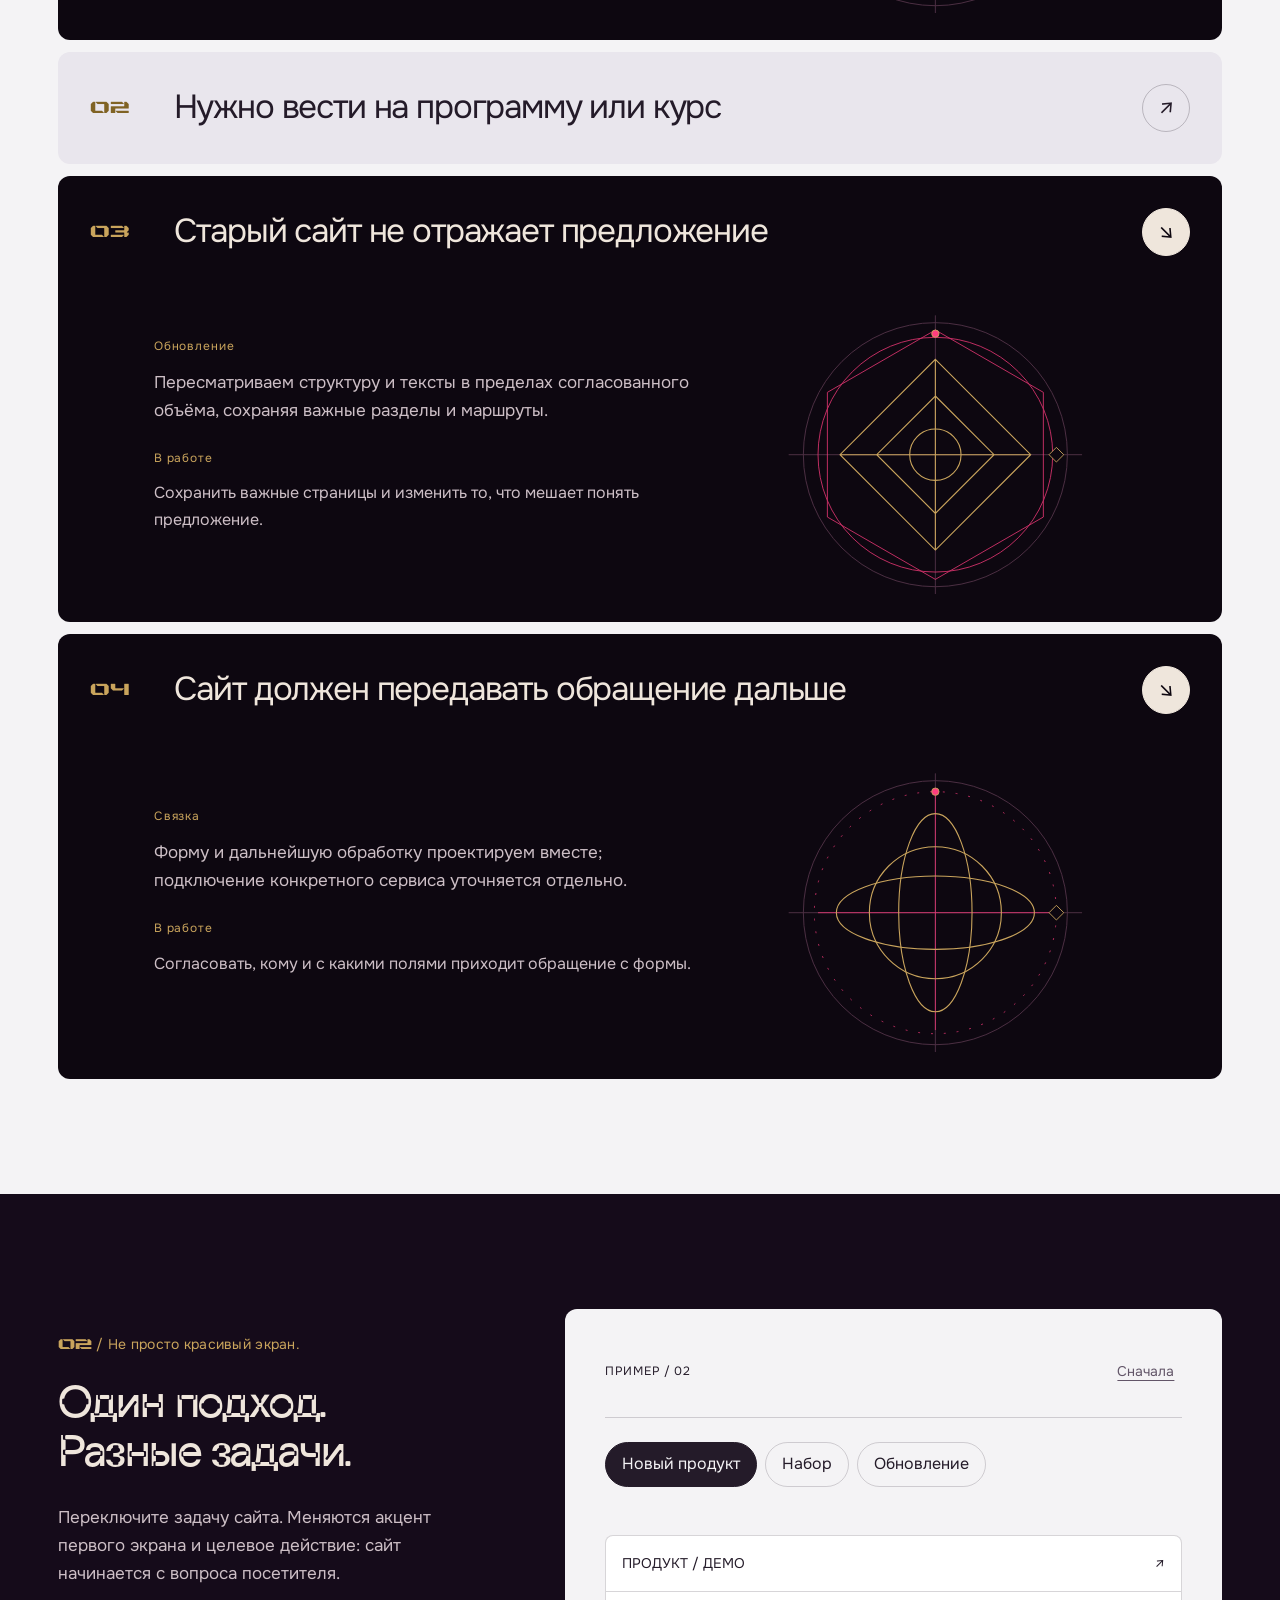
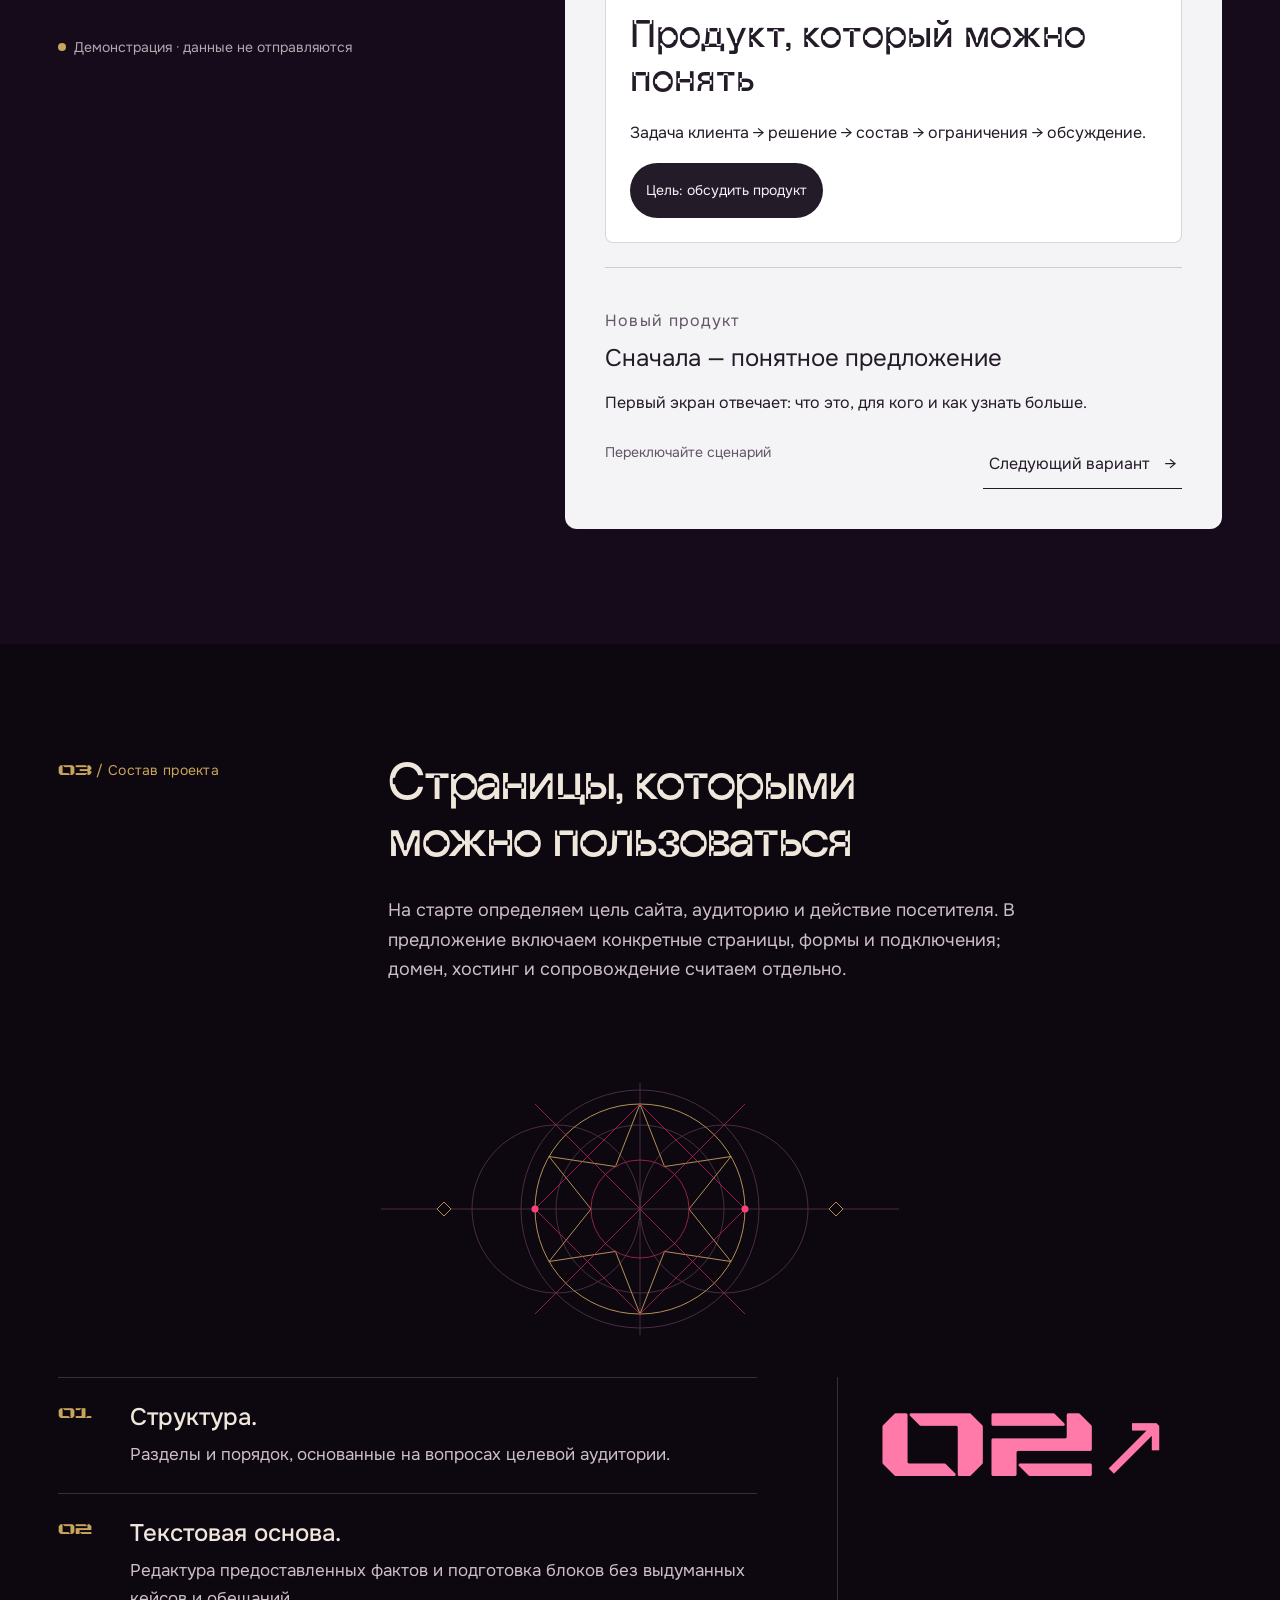
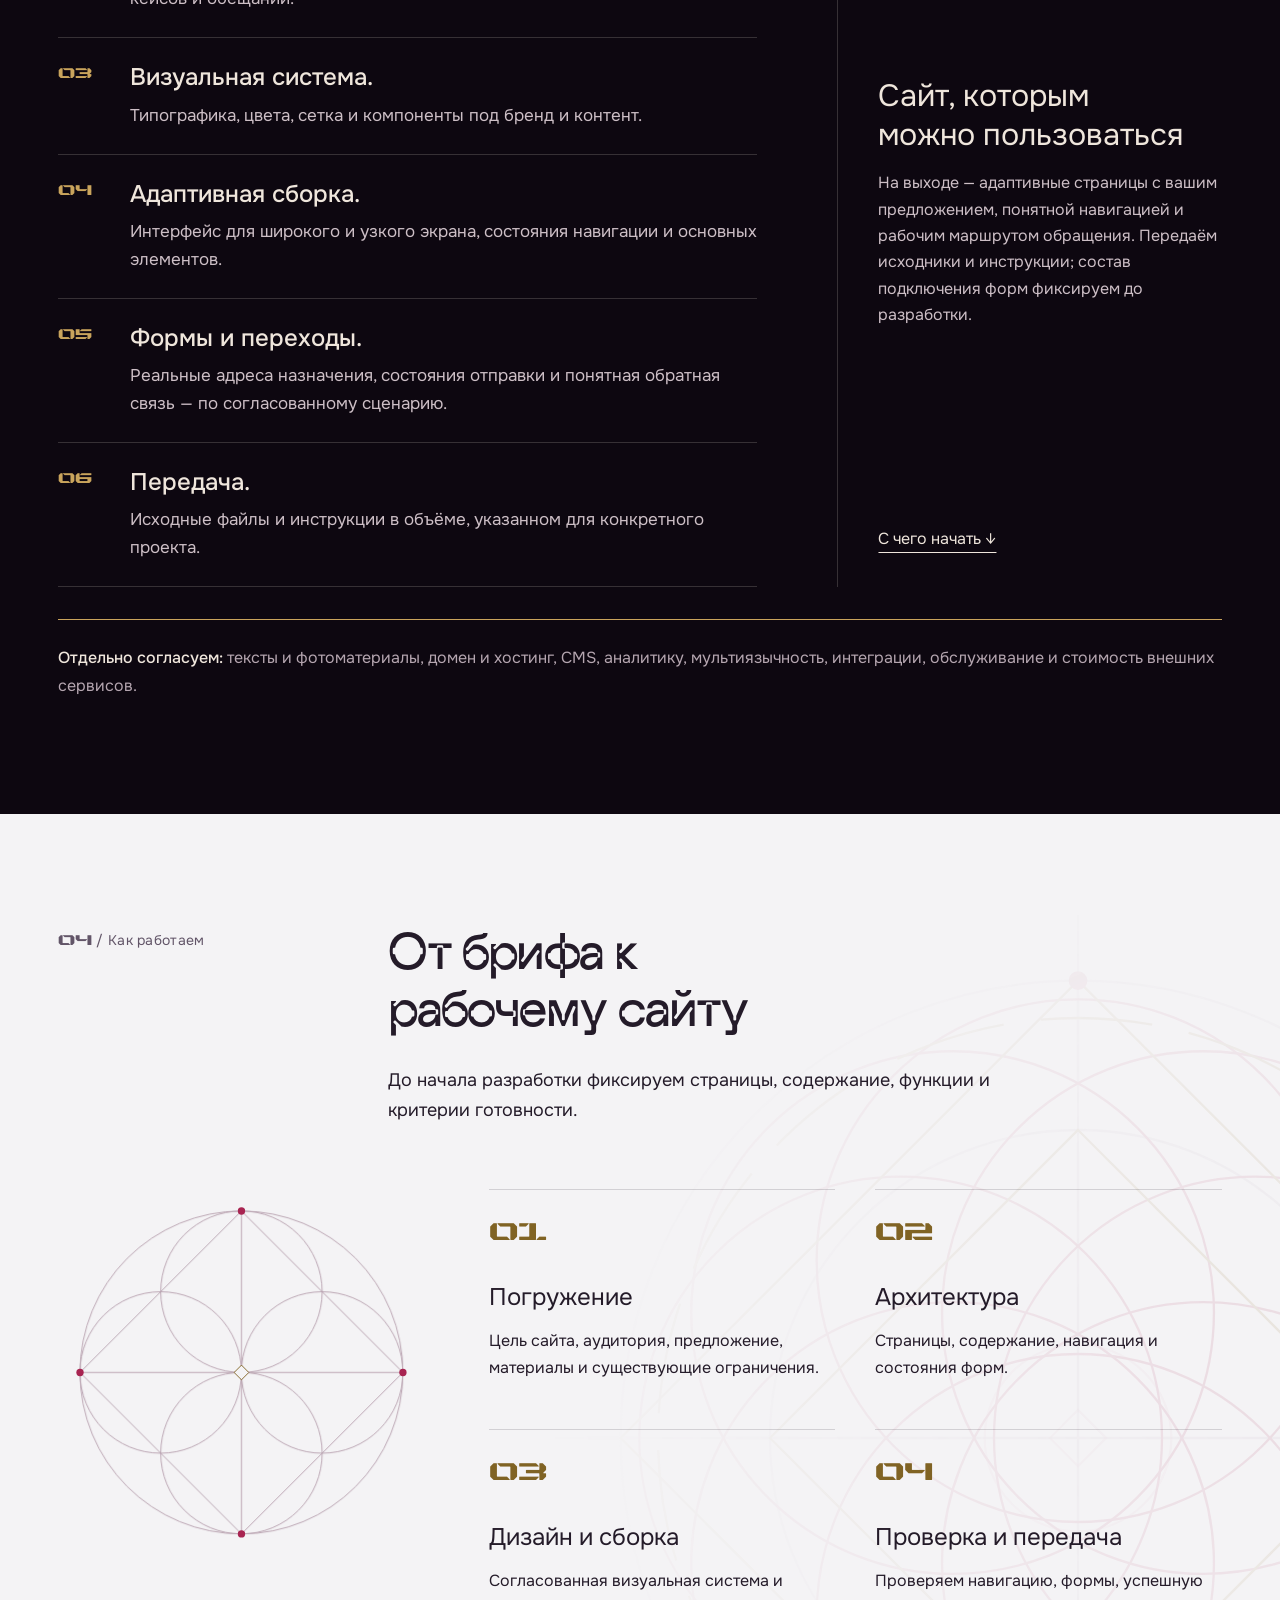
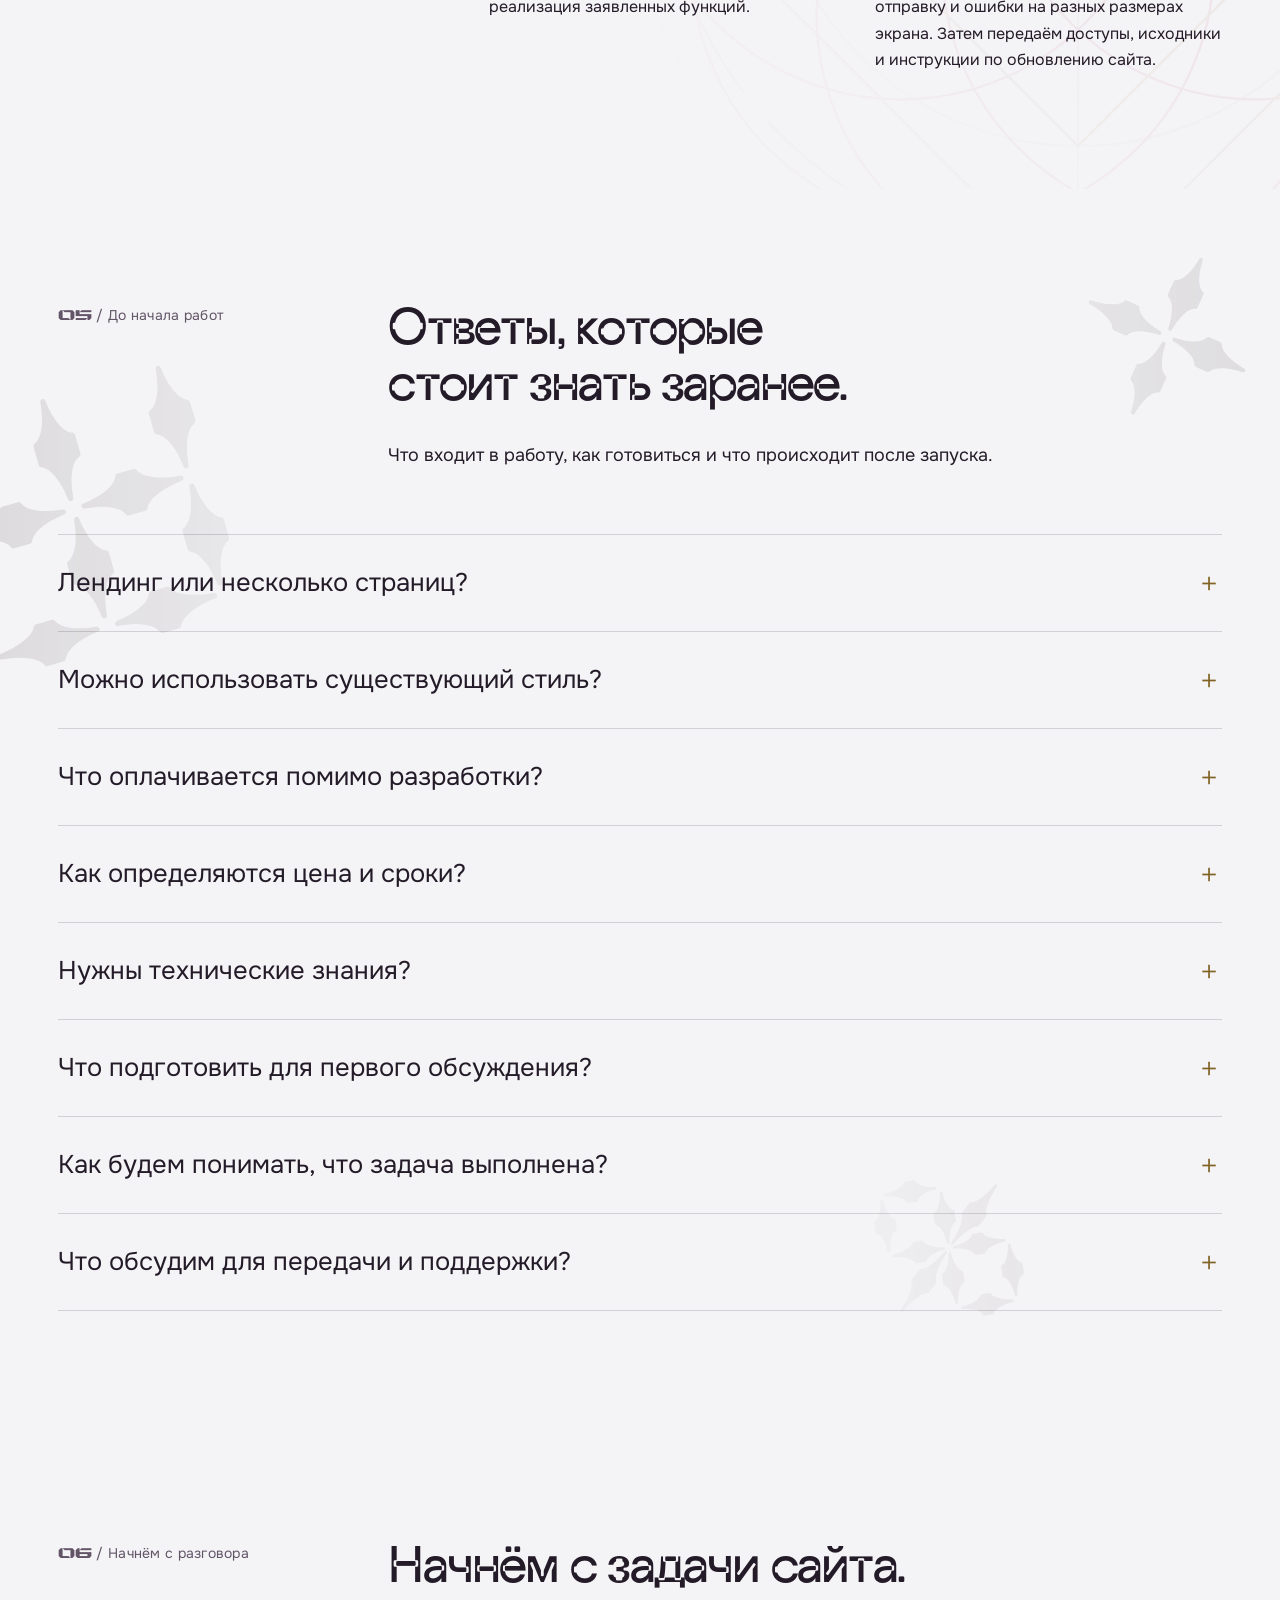
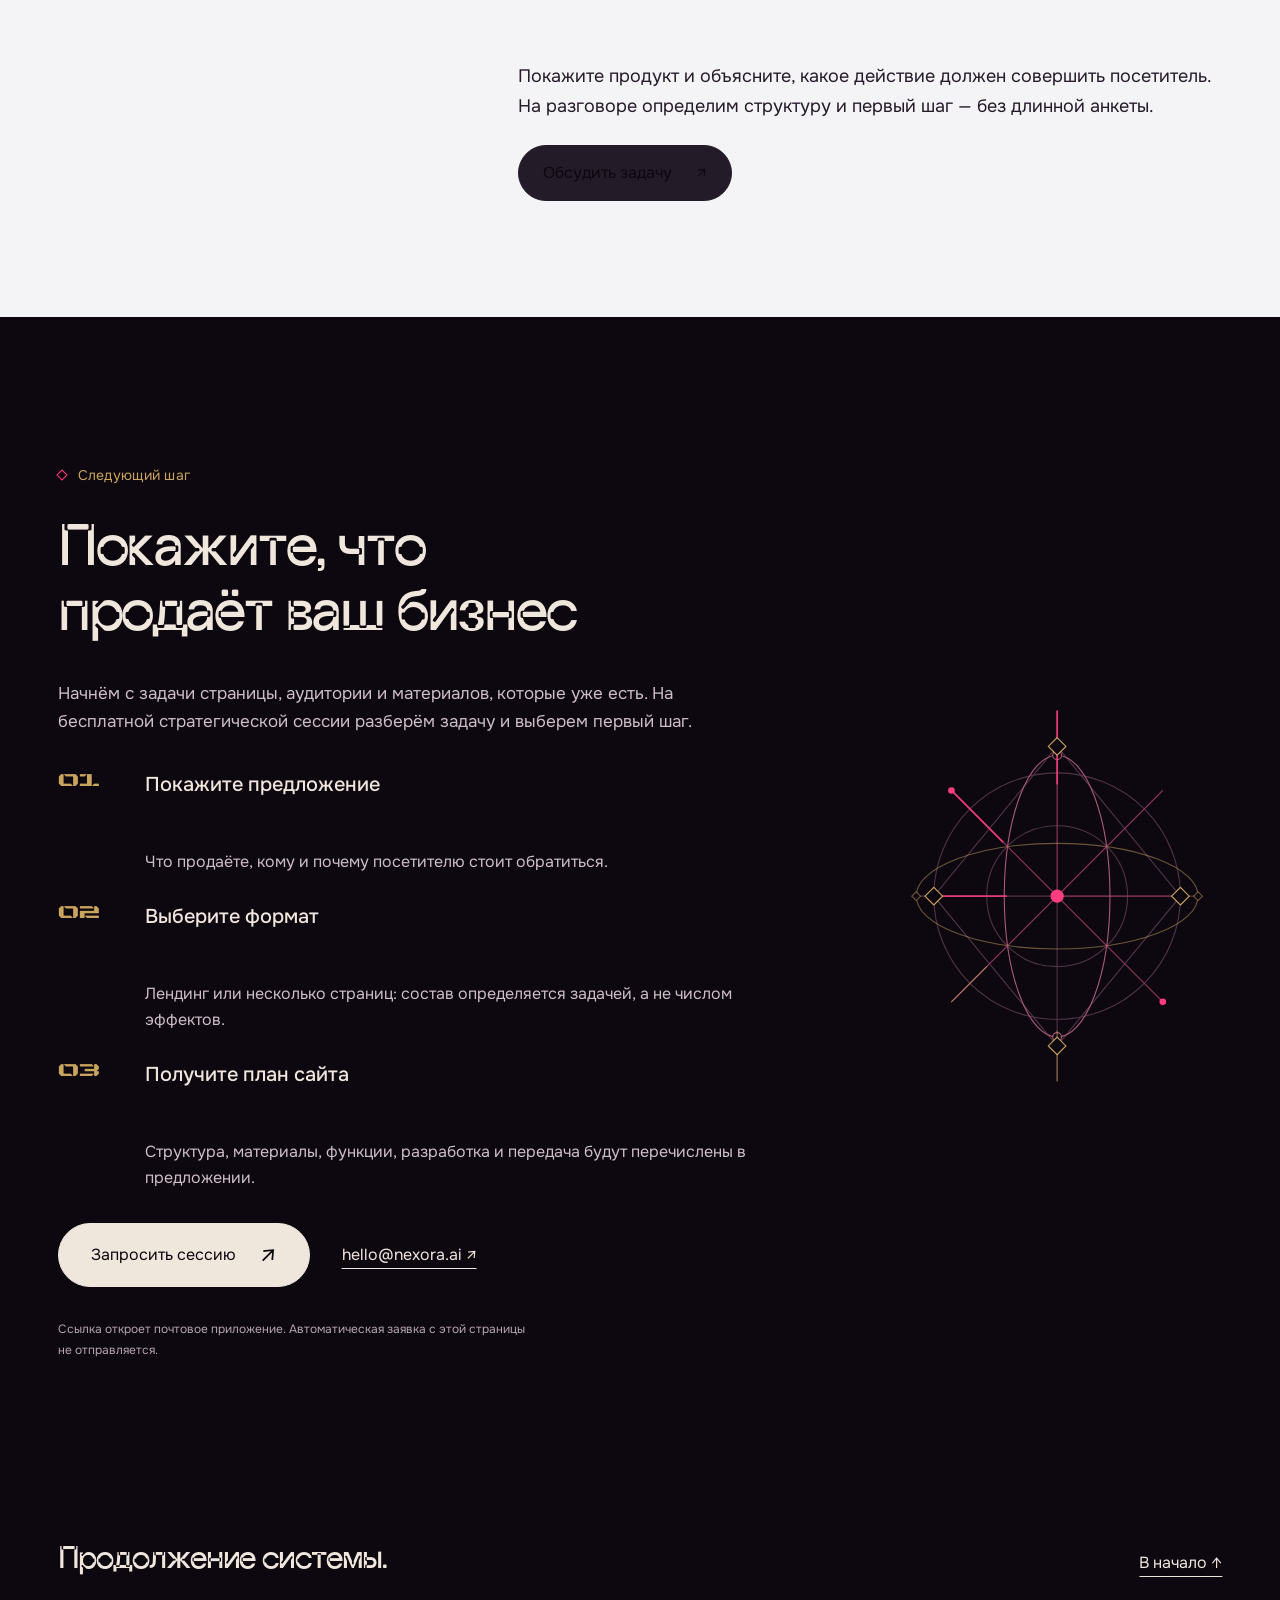
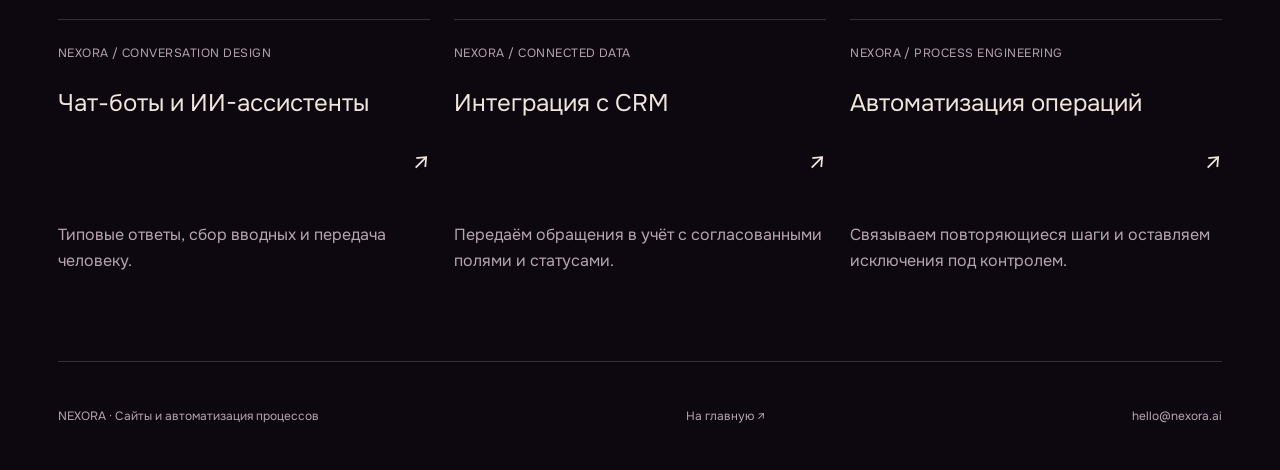
<file: services/websites.html>
<!doctype html>
<html lang="ru"><head><link rel="stylesheet" href="../nx-fonts.v4.css"><meta charset="utf-8"><meta name="viewport" content="width=device-width,initial-scale=1"><meta name="theme-color" content="#0d0710"><meta name="description" content="Проектируем сайты, которые объясняют предложение и помогают обратиться. Сначала смысл и маршрут посетителя, затем — визуальная система и разработка."><title>Сайты и лендинги — Nexora</title><link rel="icon" href="../assets/favicon.svg" type="image/svg+xml"><link rel="stylesheet" href="service-pages.css?v=13"><script defer src="service-pages.js?v=8"></script><link rel="stylesheet" href="../nx-navigation.css?v=9"><script defer src="../nx-navigation.js?v=6"></script></head><body data-service="websites">
<a class="skip" href="#main">Перейти к содержанию</a><header class="top"><div class="wrap"><div class="top-in"><a class="brand" href="../index.html" aria-label="Nexora — главная">NEXORA</a><div class="header-actions"><a class="top-contact" href="#discuss">Обсудить задачу ↗</a><button class="nx-trigger" type="button" aria-label="Открыть меню" aria-expanded="false" aria-controls="nx-navigation"><span class="nx-lines" aria-hidden="true"></span></button></div></div></div></header>
<main id="main"><section class="hero"><div class="wrap"><div class="hero-layout"><div class="hero-copy"><h1>Сайты, которые <br><em>объясняют ваш продукт.</em></h1><p class="lead">Для компаний, которым нужна понятная страница услуги или набора. Создаём структуру, тексты и адаптивный сайт: посетитель понимает предложение, находит ответы и оставляет заявку.</p></div><figure class="hero-art"><svg role="img" aria-label="Продуктовая композиция Nexora" xmlns="http://www.w3.org/2000/svg" width="800" height="1000" viewBox="0 0 800 1000"><g class="nx-hero-core"><title>Архитектура страницы: содержание, визуал и действие</title><rect width="800" height="1000" fill="#0d0710"/><path d="M40 120L56 120" fill="none" stroke="#5d485b" stroke-width="1"/><path d="M40 192L48 192" fill="none" stroke="#5d485b" stroke-width="1"/><path d="M40 264L56 264" fill="none" stroke="#5d485b" stroke-width="1"/><path d="M40 336L48 336" fill="none" stroke="#5d485b" stroke-width="1"/><path d="M40 408L56 408" fill="none" stroke="#5d485b" stroke-width="1"/><path d="M40 480L48 480" fill="none" stroke="#5d485b" stroke-width="1"/><path d="M40 552L56 552" fill="none" stroke="#5d485b" stroke-width="1"/><path d="M40 624L48 624" fill="none" stroke="#5d485b" stroke-width="1"/><path d="M40 696L56 696" fill="none" stroke="#5d485b" stroke-width="1"/><path d="M40 768L48 768" fill="none" stroke="#5d485b" stroke-width="1"/><path d="M40 840L56 840" fill="none" stroke="#5d485b" stroke-width="1"/><path d="M64 100L736 100" fill="none" stroke="#3a243f" stroke-width="1"/><path d="M64 900L736 900" fill="none" stroke="#3a243f" stroke-width="1"/><circle cx="400" cy="500" r="296" fill="none" stroke="#3a243f" stroke-width="1"/><circle cx="400" cy="500" r="240" fill="none" stroke="#c9a45c" stroke-width="1"/><path d="M64 500L736 500" fill="none" stroke="#3a243f" stroke-width="1"/><path d="M400 152L400 848" fill="none" stroke="#3a243f" stroke-width="1"/><rect class="kinetic-piece" style="--piece:1" x="200" y="175" width="430" height="600" rx="16" fill="#150b1a" stroke="#3a243f"/><rect class="kinetic-piece" style="--piece:1" x="144" y="230" width="430" height="600" rx="16" fill="#201227" stroke="#c9a45c"/><path d="M144 294L574 294" fill="none" stroke="#c9a45c" stroke-width="1"/><circle cx="176" cy="264" r="5" fill="none" stroke="#ff3d7f" stroke-width="2"/><circle cx="200" cy="264" r="5" fill="none" stroke="#c9a45c" stroke-width="1"/><rect class="kinetic-piece" style="--piece:1" x="176" y="326" width="366" height="208" rx="8" fill="#ff3d7f" stroke="#ff3d7f"/><path d="M360 346L468 430L360 514L252 430Z" fill="#0d0710" stroke="none" stroke-width="1"/><circle cx="360" cy="430" r="66" fill="none" stroke="#efe6dc" stroke-width="2"/><path class="kinetic-line" d="M176 590L500 590" fill="none" stroke="#efe6dc" stroke-width="5"/><path d="M176 626L420 626" fill="none" stroke="#b5a6b0" stroke-width="2"/><rect class="kinetic-piece" style="--piece:1" x="176" y="690" width="174" height="56" rx="28" fill="#efe6dc" stroke="#efe6dc"/><path d="M204 718L306 718" fill="none" stroke="#0d0710" stroke-width="2"/></g><g class="nx-counter" fill="none" stroke="#c9a45c" stroke-width="1" opacity=".65"><circle cx="400" cy="500" r="286" stroke-dasharray="72 28"/><path d="M390 214L400 204L410 214L400 224Z" fill="#ff3d7f"/></g></svg><figcaption><span>Геометрия решения</span><span>Nexora</span></figcaption></figure><div class="hero-followup"><p class="eyebrow"><span class="diamond" aria-hidden="true"></span><span class="digits">02</span> / Сайты и лендинги</p><div class="actions"><a class="button primary" href="#discuss">Обсудить задачу <span class="arrow" aria-hidden="true">↗</span></a><a class="text-link" href="#demo">Посмотреть пример <span aria-hidden="true">↓</span></a></div></div></div><div class="hero-bottom"><span>Для запуска продукта, услуги или новой программы</span><a href="#scenarios">Сценарии и возможности ↓</a></div></div></section>
<section class="section paper" id="scenarios"><div class="wrap"><div class="section-head"><p class="section-index"><span class="digits">01</span> / Где помогает</p><div><h2>Сначала — содержание и маршрут</h2><p class="section-intro">Дизайн помогает ориентироваться, но не заменяет ясное предложение. До разработки определяем аудиторию, ключевой вопрос посетителя и действие, к которому ведёт страница.</p></div></div><div class="scenario-list"><details class="scenario" open><summary><span class="scenario-number">01</span><span class="scenario-title">Нужно представить новый продукт</span><span class="round-arrow" aria-hidden="true">↗</span></summary><div class="scenario-body"><div class="scenario-copy"><div class="od-field"><p class="meta">Запуск</p><p>Собираем страницу вокруг сценария первого знакомства, объяснения ценности и обращения.</p></div><div class="scenario-use od-field"><p class="meta">В работе</p><p>Объяснить, что за продукт перед посетителем, кому он подходит и куда двигаться дальше.</p></div></div><figure class="scenario-visual"><svg viewBox="0 0 400 320" width="400" height="320" aria-hidden="true" xmlns="http://www.w3.org/2000/svg"><g fill="none" stroke="#513348" stroke-width="1"><path d="M40 160H360M200 8V312"/><circle cx="200" cy="160" r="144"/></g><g class="nx-spin" fill="none" stroke="#ff3d7f" stroke-width="1" opacity=".8"><circle cx="200" cy="160" r="132" stroke-dasharray="64 16"/></g><g class="nx-breathe" fill="none" stroke="#c9a45c" stroke-width="1.2"><circle cx="248" cy="160" r="64"/><circle cx="224" cy="201.56921938165306" r="64"/><circle cx="176" cy="201.56921938165306" r="64"/><circle cx="152" cy="160" r="64"/><circle cx="175.99999999999997" cy="118.43078061834696" r="64"/><circle cx="224" cy="118.43078061834694" r="64"/></g><g class="nx-counter" fill="#ff3d7f" stroke="#c9a45c"><circle cx="200" cy="28" r="4"/><path d="M324 160L332 152L340 160L332 168Z" fill="#0d0710"/></g></svg></figure></div></details><details class="scenario" ><summary><span class="scenario-number">02</span><span class="scenario-title">Нужно вести на программу или курс</span><span class="round-arrow" aria-hidden="true">↗</span></summary><div class="scenario-body"><div class="scenario-copy"><div class="od-field"><p class="meta">Набор</p><p>Показываем условия, формат, ответы на типовые вопросы и путь до консультации или заявки.</p></div><div class="scenario-use od-field"><p class="meta">В работе</p><p>Дать программу, формат и условия обучения перед формой обращения.</p></div></div><figure class="scenario-visual"><svg viewBox="0 0 400 320" width="400" height="320" aria-hidden="true" xmlns="http://www.w3.org/2000/svg"><g fill="none" stroke="#513348" stroke-width="1"><path d="M40 160H360M200 8V312"/><circle cx="200" cy="160" r="144"/></g><g class="nx-spin" fill="none" stroke="#ff3d7f" stroke-width="1" opacity=".8"><polygon points="200.00,24.00 336.00,160.00 200.00,296.00 64.00,160.00"/><circle cx="200" cy="160" r="112"/></g><g class="nx-breathe" fill="none" stroke="#c9a45c" stroke-width="1.2"><path d="M200 56L288 160L200 264L112 160ZM112 160H288M200 56V264M200 104L256 160L200 216L144 160Z"/></g><g class="nx-counter" fill="#ff3d7f" stroke="#c9a45c"><circle cx="200" cy="28" r="4"/><path d="M324 160L332 152L340 160L332 168Z" fill="#0d0710"/></g></svg></figure></div></details><details class="scenario" ><summary><span class="scenario-number">03</span><span class="scenario-title">Старый сайт не отражает предложение</span><span class="round-arrow" aria-hidden="true">↗</span></summary><div class="scenario-body"><div class="scenario-copy"><div class="od-field"><p class="meta">Обновление</p><p>Пересматриваем структуру и тексты в пределах согласованного объёма, сохраняя важные разделы и маршруты.</p></div><div class="scenario-use od-field"><p class="meta">В работе</p><p>Сохранить важные страницы и изменить то, что мешает понять предложение.</p></div></div><figure class="scenario-visual"><svg viewBox="0 0 400 320" width="400" height="320" aria-hidden="true" xmlns="http://www.w3.org/2000/svg"><g fill="none" stroke="#513348" stroke-width="1"><path d="M40 160H360M200 8V312"/><circle cx="200" cy="160" r="144"/></g><g class="nx-spin" fill="none" stroke="#ff3d7f" stroke-width="1" opacity=".8"><polygon points="200.00,24.00 317.78,92.00 317.78,228.00 200.00,296.00 82.22,228.00 82.22,92.00"/><circle cx="200" cy="160" r="128"/></g><g class="nx-breathe" fill="none" stroke="#c9a45c" stroke-width="1.2"><path d="M200 56L304 160L200 264L96 160ZM200 96L264 160L200 224L136 160ZM96 160H304M200 56V264"/><circle cx="200" cy="160" r="28"/></g><g class="nx-counter" fill="#ff3d7f" stroke="#c9a45c"><circle cx="200" cy="28" r="4"/><path d="M324 160L332 152L340 160L332 168Z" fill="#0d0710"/></g></svg></figure></div></details><details class="scenario" ><summary><span class="scenario-number">04</span><span class="scenario-title">Сайт должен передавать обращение дальше</span><span class="round-arrow" aria-hidden="true">↗</span></summary><div class="scenario-body"><div class="scenario-copy"><div class="od-field"><p class="meta">Связка</p><p>Форму и дальнейшую обработку проектируем вместе; подключение конкретного сервиса уточняется отдельно.</p></div><div class="scenario-use od-field"><p class="meta">В работе</p><p>Согласовать, кому и с какими полями приходит обращение с формы.</p></div></div><figure class="scenario-visual"><svg viewBox="0 0 400 320" width="400" height="320" aria-hidden="true" xmlns="http://www.w3.org/2000/svg"><g fill="none" stroke="#513348" stroke-width="1"><path d="M40 160H360M200 8V312"/><circle cx="200" cy="160" r="144"/></g><g class="nx-spin" fill="none" stroke="#ff3d7f" stroke-width="1" opacity=".8"><circle cx="200" cy="160" r="132" stroke-dasharray="2 12"/><path d="M72 160H328M200 32V288"/></g><g class="nx-breathe" fill="none" stroke="#c9a45c" stroke-width="1.2"><ellipse cx="200" cy="160" rx="108" ry="40"/><ellipse cx="200" cy="160" rx="40" ry="108"/><circle cx="200" cy="160" r="72"/></g><g class="nx-counter" fill="#ff3d7f" stroke="#c9a45c"><circle cx="200" cy="28" r="4"/><path d="M324 160L332 152L340 160L332 168Z" fill="#0d0710"/></g></svg></figure></div></details></div></div></section>
<section class="demo-section" id="demo"><div class="wrap"><div class="demo-shell"><div class="demo-explainer"><p class="section-index"><span class="digits">02</span> / Не просто красивый экран.</p><h2>Один подход. Разные задачи.</h2><p>Переключите задачу сайта. Меняются акцент первого экрана и целевое действие: сайт начинается с вопроса посетителя.</p><p class="demo-mark">Демонстрация · данные не отправляются</p></div><div class="demo-panel" data-demo><div class="demo-toolbar"><span class="mono">ПРИМЕР / 02</span><button type="button" class="reset" data-reset>Сначала</button></div><div class="demo-tabs" role="group" aria-label="Один подход. Разные задачи."><button type="button" data-state="0" aria-pressed="true">Новый продукт</button><button type="button" data-state="1" aria-pressed="false">Набор</button><button type="button" data-state="2" aria-pressed="false">Обновление</button></div><div class="demo-visual" data-demo-visual><div class="mini-web"><div class="mini-web-top"><span>ПРОДУКТ / ДЕМО</span><span>↗</span></div><div class="mini-web-body"><b>Продукт, который можно понять</b><p>Задача клиента → решение → состав → ограничения → обсуждение.</p><span class="mini-action">Цель: обсудить продукт</span></div></div></div><div class="demo-caption"><p class="meta" data-demo-label>Новый продукт</p><h3 data-demo-title>Сначала — понятное предложение</h3><p data-demo-text>Первый экран отвечает: что это, для кого и как узнать больше.</p></div><div class="demo-actions"><span class="demo-hint">Переключайте сценарий</span><button type="button" class="demo-next" data-next>Следующий вариант <span aria-hidden="true">→</span></button></div><p class="sr-only" role="status" aria-live="polite" aria-atomic="true" data-status></p><noscript><p class="demo-hint">Показан первый пример. Для переключения включите JavaScript. Состав услуги доступен ниже.</p></noscript><script type="application/json">[{"tab":"Новый продукт","label":"Новый продукт","title":"Сначала — понятное предложение","text":"Первый экран отвечает: что это, для кого и как узнать больше.","visual":"\u003cdiv class=\"mini-web\">\u003cdiv class=\"mini-web-top\">\u003cspan>ПРОДУКТ / ДЕМО\u003c/span>\u003cspan>↗\u003c/span>\u003c/div>\u003cdiv class=\"mini-web-body\">\u003cb>Продукт, который можно понять\u003c/b>\u003cp>Задача клиента → решение → состав → ограничения → обсуждение.\u003c/p>\u003cspan class=\"mini-action\">Цель: обсудить продукт\u003c/span>\u003c/div>\u003c/div>"},{"tab":"Набор","label":"Набор","title":"Условия до обращения","text":"Программа, формат и следующий шаг находятся рядом.","visual":"\u003cdiv class=\"mini-web\">\u003cdiv class=\"mini-web-top\">\u003cspan>ПРОДУКТ / ДЕМО\u003c/span>\u003cspan>↗\u003c/span>\u003c/div>\u003cdiv class=\"mini-web-body\">\u003cb>Выберите программу обучения\u003c/b>\u003cp>Содержание программы, условия, ответы на вопросы и путь до консультации.\u003c/p>\u003cspan class=\"mini-action\">Цель: обратиться за консультацией\u003c/span>\u003c/div>\u003c/div>"},{"tab":"Обновление","label":"Обновление","title":"Сохранить важное. Прояснить остальное.","text":"Изучаем страницы и маршруты. Изменения согласуем, не теряя контент.","visual":"\u003cdiv class=\"mini-web\">\u003cdiv class=\"mini-web-top\">\u003cspan>ПРОДУКТ / ДЕМО\u003c/span>\u003cspan>↗\u003c/span>\u003c/div>\u003cdiv class=\"mini-web-body\">\u003cb>Сайт под актуальную задачу\u003c/b>\u003cp>Существующие разделы → структура → дизайн → адаптивная сборка.\u003c/p>\u003cspan class=\"mini-action\">Цель: связаться с командой\u003c/span>\u003c/div>\u003c/div>"}]</script></div></div></div></section>
<section class="section" id="scope"><div class="wrap"><div class="section-head"><p class="section-index"><span class="digits">03</span> / Состав проекта</p><div><h2>Страницы, которыми можно пользоваться</h2><p class="section-intro">На старте определяем цель сайта, аудиторию и действие посетителя. В предложение включаем конкретные страницы, формы и подключения; домен, хостинг и сопровождение считаем отдельно.</p></div></div><figure class="scope-ornament" aria-hidden="true"><svg xmlns="http://www.w3.org/2000/svg" width="640" height="320" viewBox="0 0 640 320"><g fill="none" stroke="#513348" stroke-width="1"><path d="M24 160H616M320 16V304"/><circle cx="320" cy="160" r="136"/><circle cx="320" cy="160" r="96"/><circle cx="224" cy="160" r="96"/><circle cx="416" cy="160" r="96"/></g><g class="sacred-part nx-spin" fill="none" stroke="#c9a45c" stroke-width="1"><polygon points="320,40 348,111.5 423.92,100 376,160 423.92,220 348,208.5 320,280 292,208.5 216.08,220 264,160 216.08,100 292,111.5"/><circle cx="320" cy="160" r="120"/></g><g class="sacred-part nx-spin" fill="none" stroke="#a82451" stroke-width="1"><path d="M320 40L440 160L320 280L200 160ZM200 40L440 280M440 40L200 280"/><circle cx="320" cy="160" r="56"/></g><g class="sacred-control nx-breathe" fill="#ff3d7f"><circle cx="200" cy="160" r="4"/><circle cx="440" cy="160" r="4"/></g><g class="sacred-control nx-breathe" fill="#0d0710" stroke="#c9a45c"><path d="M88 160L96 152L104 160L96 168ZM536 160L544 152L552 160L544 168Z"/></g></svg></figure><div class="scope-grid"><ul class="list"><li><div><strong>Структура.</strong> Разделы и порядок, основанные на вопросах целевой аудитории.</div></li><li><div><strong>Текстовая основа.</strong> Редактура предоставленных фактов и подготовка блоков без выдуманных кейсов и обещаний.</div></li><li><div><strong>Визуальная система.</strong> Типографика, цвета, сетка и компоненты под бренд и контент.</div></li><li><div><strong>Адаптивная сборка.</strong> Интерфейс для широкого и узкого экрана, состояния навигации и основных элементов.</div></li><li><div><strong>Формы и переходы.</strong> Реальные адреса назначения, состояния отправки и понятная обратная связь — по согласованному сценарию.</div></li><li><div><strong>Передача.</strong> Исходные файлы и инструкции в объёме, указанном для конкретного проекта.</div></li></ul><aside class="scope-aside"><span class="scope-symbol" aria-hidden="true">02↗</span><div><h3>Сайт, которым можно пользоваться</h3><p>На выходе — адаптивные страницы с вашим предложением, понятной навигацией и рабочим маршрутом обращения. Передаём исходники и инструкции; состав подключения форм фиксируем до разработки.</p></div><a class="text-link" href="#brief">С чего начать ↓</a></aside></div><div class="note"><strong>Отдельно согласуем:</strong> тексты и фотоматериалы, домен и хостинг, CMS, аналитику, мультиязычность, интеграции, обслуживание и стоимость внешних сервисов.</div></div></section>
<section class="section paper" id="process"><figure class="process-backdrop" aria-hidden="true"><svg width="480" height="480" viewBox="0 0 480 480" aria-hidden="true" xmlns="http://www.w3.org/2000/svg"><g fill="none" stroke="#bfb0bf" stroke-width="1"><circle cx="240" cy="240" r="196"/><path d="M240 16V464M16 240H464"/><circle cx="240" cy="240" r="132"/></g><g class="nx-counter" fill="none" stroke="#a82451" stroke-width="1"><circle cx="316" cy="240" r="112"/><circle cx="293.7401153701776" cy="293.7401153701776" r="112"/><circle cx="240" cy="316" r="112"/><circle cx="186.2598846298224" cy="293.7401153701776" r="112"/><circle cx="164" cy="240" r="112"/><circle cx="186.25988462982238" cy="186.2598846298224" r="112"/><circle cx="240" cy="164" r="112"/><circle cx="293.7401153701776" cy="186.25988462982238" r="112"/></g><g class="nx-spin" fill="none" stroke="#8d6c25" stroke-width="1"><path d="M240 44L436 240L240 436L44 240ZM240 108L372 240L240 372L108 240Z"/><circle cx="240" cy="240" r="180" stroke-dasharray="48 16"/></g><g class="nx-breathe" fill="none" stroke="#a82451"><circle cx="240" cy="240" r="40"/><path d="M228 240L240 228L252 240L240 252Z"/></g><g class="nx-spin" fill="#a82451"><circle cx="240" cy="44" r="4"/><circle cx="436" cy="240" r="4"/></g></svg></figure><div class="wrap"><div class="section-head"><p class="section-index"><span class="digits">04</span> / Как работаем</p><div><h2>От брифа к рабочему сайту</h2><p class="section-intro">До начала разработки фиксируем страницы, содержание, функции и критерии готовности.</p></div></div><div class="process-stage"><figure class="process-ornament" aria-label="Геометрия связанного процесса"><svg xmlns="http://www.w3.org/2000/svg" viewBox="0 0 400 400" width="400" height="400" role="img" aria-label="Четыре этапа связаны в единую систему"><g class="ornament-pulse" fill="none" stroke="#b7a0ae" stroke-width="1"><circle cx="200" cy="200" r="176"/><circle cx="200" cy="112" r="88"/><circle cx="112" cy="200" r="88"/><circle cx="288" cy="200" r="88"/><circle cx="200" cy="288" r="88"/><path d="M200 24L376 200L200 376L24 200ZM24 200H376M200 24V376"/></g><g fill="#a82451"><circle cx="200" cy="24" r="4"/><circle cx="376" cy="200" r="4"/><circle cx="200" cy="376" r="4"/><circle cx="24" cy="200" r="4"/></g><path d="M192 200L200 192L208 200L200 208Z" fill="#f4f3f5" stroke="#806324"/></svg></figure><div class="steps"><article class="phase"><h3>Погружение</h3><p>Цель сайта, аудитория, предложение, материалы и существующие ограничения.</p></article><article class="phase"><h3>Архитектура</h3><p>Страницы, содержание, навигация и состояния форм.</p></article><article class="phase"><h3>Дизайн и сборка</h3><p>Согласованная визуальная система и реализация заявленных функций.</p></article><article class="phase"><h3>Проверка и передача</h3><p>Проверяем навигацию, формы, успешную отправку и ошибки на разных размерах экрана. Затем передаём доступы, исходники и инструкции по обновлению сайта.</p></article></div></div></div></section>
<section class="section paper" id="questions"><div class="section-ornaments" aria-hidden="true"><span class="background-glyph background-glyph-1">#</span><span class="background-glyph background-glyph-2">+</span><span class="background-glyph background-glyph-3">%</span></div><div class="wrap"><div class="section-head"><p class="section-index"><span class="digits">05</span> / До начала работ</p><div><h2>Ответы, которые<br>стоит знать заранее.</h2><p class="section-intro">Что входит в работу, как готовиться и что происходит после запуска.</p></div></div><div class="faq-list"><details class="faq"><summary>Лендинг или несколько страниц?</summary><p>Одной странице достаточно для узкой задачи. Отдельные продукты и большие объёмы содержания могут потребовать отдельных URL.</p></details><details class="faq"><summary>Можно использовать существующий стиль?</summary><p>Да. Продолжаем бренд и пригодные компоненты. Пересмотр визуального языка фиксируем отдельно.</p></details><details class="faq"><summary>Что оплачивается помимо разработки?</summary><p>Домен, хостинг, платные сервисы, CMS и сопровождение — по выбранному решению. Передачу исходников и регулярные расходы обсуждаем заранее.</p></details><details class="faq"><summary>Как определяются цена и сроки?</summary><p>Стоимость и сроки определяются после согласования состава работ. В предложении отдельно указываются разработка, внешние сервисы, сопровождение и обучение. Фиксированной цены на любой объём нет.</p></details><details class="faq"><summary>Нужны технические знания?</summary><p>Никаких для первого обсуждения. Вы объясняете задачу и правила работы; мы разбираем техническую часть, подключения и нужные доступы. Перед запуском показываем сотрудникам, как пользоваться решением.</p></details><details class="faq"><summary>Что подготовить для первого обсуждения?</summary><p>Расскажите о продукте и покажите имеющиеся тексты, фирменные материалы и текущий сайт, если он есть. Отсутствие готового контента не мешает первому обсуждению.</p></details><details class="faq"><summary>Как будем понимать, что задача выполнена?</summary><p>Проверяем навигацию, формы, успешную отправку и ошибки на разных размерах экрана. Затем передаём доступы, исходники и инструкции по обновлению сайта.</p></details><details class="faq"><summary>Что обсудим для передачи и поддержки?</summary><p>До начала работ фиксируем исходники, доступы, инструкции и обучение, которые входят в передачу. Дальнейшее сопровождение обсуждается отдельно: задачи, ответственный, период и стоимость.</p></details></div></div></section>
<section class="section paper" id="brief"><div class="wrap"><div class="section-head"><p class="section-index"><span class="digits">06</span> / Начнём с разговора</p><div><h2>Начнём с задачи сайта.</h2></div></div><div class="brief-invitation"><p>Покажите продукт и объясните, какое действие должен совершить посетитель. На разговоре определим структуру и первый шаг — без длинной анкеты.</p><a class="button primary" href="#discuss">Обсудить задачу <span aria-hidden="true">↗</span></a></div></div></section>
<section class="cta" id="discuss"><div class="wrap"><div class="cta-layout"><div><p class="eyebrow"><span class="diamond" aria-hidden="true"></span>Следующий шаг</p><h2>Покажите, что продаёт ваш бизнес</h2><p>Начнём с задачи страницы, аудитории и материалов, которые уже есть. На бесплатной стратегической сессии разберём задачу и выберем первый шаг.</p><ol class="contact-path"><li><span class="digits">01</span><div class="od-field"><strong>Покажите предложение</strong><p>Что продаёте, кому и почему посетителю стоит обратиться.</p></div></li><li><span class="digits">02</span><div class="od-field"><strong>Выберите формат</strong><p>Лендинг или несколько страниц: состав определяется задачей, а не числом эффектов.</p></div></li><li><span class="digits">03</span><div class="od-field"><strong>Получите план сайта</strong><p>Структура, материалы, функции, разработка и передача будут перечислены в предложении.</p></div></li></ol><div class="cta-actions"><a class="button primary" href="mailto:hello@nexora.ai?subject=Nexora%20%2F%20%D0%A1%D0%B0%D0%B9%D1%82%D1%8B%20%D0%B8%20%D0%BB%D0%B5%D0%BD%D0%B4%D0%B8%D0%BD%D0%B3%D0%B8&body=1.%20%D0%A7%D1%82%D0%BE%20%D0%B2%D1%8B%20%D0%BF%D1%80%D0%B5%D0%B4%D0%BB%D0%B0%D0%B3%D0%B0%D0%B5%D1%82%D0%B5%20%D0%B8%20%D0%BA%D0%BE%D0%BC%D1%83%3F%0A2.%20%D0%9A%D0%B0%D0%BA%D0%BE%D0%B5%20%D0%B4%D0%B5%D0%B9%D1%81%D1%82%D0%B2%D0%B8%D0%B5%20%D0%BD%D1%83%D0%B6%D0%BD%D0%BE%20%D0%BE%D1%82%20%D0%BF%D0%BE%D1%81%D0%B5%D1%82%D0%B8%D1%82%D0%B5%D0%BB%D1%8F%3F%0A3.%20%D0%9A%D0%B0%D0%BA%D0%B8%D0%B5%20%D1%81%D1%82%D1%80%D0%B0%D0%BD%D0%B8%D1%86%D1%8B%20%D0%B8%20%D0%BC%D0%B0%D1%82%D0%B5%D1%80%D0%B8%D0%B0%D0%BB%D1%8B%20%D1%83%D0%B6%D0%B5%20%D0%B5%D1%81%D1%82%D1%8C%3F%0A4.%20%D0%9D%D1%83%D0%B6%D0%BD%D1%8B%20%D0%BB%D0%B8%20%D1%80%D0%B5%D0%B4%D0%B0%D0%BA%D1%82%D0%BE%D1%80%2C%20%D1%8F%D0%B7%D1%8B%D0%BA%D0%B8%20%D0%B8%D0%BB%D0%B8%20%D0%B8%D0%BD%D1%82%D0%B5%D0%B3%D1%80%D0%B0%D1%86%D0%B8%D0%B8%3F%0A5.%20%D0%9A%D1%82%D0%BE%20%D0%BE%D0%B1%D0%BD%D0%BE%D0%B2%D0%BB%D1%8F%D0%B5%D1%82%20%D1%81%D0%B0%D0%B9%D1%82%20%D0%BF%D0%BE%D1%81%D0%BB%D0%B5%20%D0%B7%D0%B0%D0%BF%D1%83%D1%81%D0%BA%D0%B0%3F%0A%0A%D0%9E%D1%82%D0%B2%D0%B5%D1%82%D1%8B%3A%0A">Запросить сессию <span class="arrow" aria-hidden="true">↗</span></a><a class="text-link" href="mailto:hello@nexora.ai?subject=Nexora%20%2F%20%D0%A1%D0%B0%D0%B9%D1%82%D1%8B%20%D0%B8%20%D0%BB%D0%B5%D0%BD%D0%B4%D0%B8%D0%BD%D0%B3%D0%B8">hello@nexora.ai ↗</a></div><p class="meta">Ссылка откроет почтовое приложение. Автоматическая заявка с этой страницы не отправляется.</p></div><figure class="cta-art" aria-hidden="true"><svg xmlns="http://www.w3.org/2000/svg" width="300" height="400" viewBox="0 0 300 400"><g fill="none" stroke="#513348" stroke-width="1"><path d="M150 32V368M22 200H278M54 104L246 296M54 296L246 104M150 64L262 200L150 336L38 200Z"/><circle cx="150" cy="200" r="112"/><circle cx="150" cy="200" r="64"/></g><g class="contact-orbit" fill="none" stroke="#c9a45c" stroke-opacity=".5" stroke-width="1"><ellipse cx="150" cy="200" rx="128" ry="48"/><path d="M18 200L22 196L26 200L22 204ZM274 200L278 196L282 200L278 204Z" fill="#0d0710"/></g><g class="contact-orbit contact-orbit-reverse" fill="none" stroke="#a85b76" stroke-width="1"><ellipse cx="150" cy="200" rx="48" ry="128"/><circle cx="150" cy="72" r="4" fill="#0d0710"/><circle cx="150" cy="328" r="4" fill="#0d0710"/></g><g fill="none" stroke="#ff3d7f" stroke-opacity=".35"><path d="M54 104L150 200L246 104M54 296L150 200L246 296M150 64V200L262 200"/></g><g fill="none"><path class="cta-signal" pathLength="1" d="M150 32V200L246 296M54 104L150 200L246 104M38 200H150V336"/><path class="cta-signal cta-signal-secondary" pathLength="1" d="M54 296L150 200L150 64M150 368V200H278"/></g><g fill="#0d0710" stroke="#c9a45c"><path d="M150 56L158 64L150 72L142 64ZM254 200L262 192L270 200L262 208ZM150 328L158 336L150 344L142 336ZM30 200L38 192L46 200L38 208Z"/></g><g fill="#ff3d7f"><circle class="cta-node" cx="150" cy="200" r="6"/><circle cx="54" cy="104" r="3"/><circle cx="246" cy="296" r="3"/></g></svg></figure></div></div></section>
<section class="related"><div class="wrap"><div class="related-head"><h2>Продолжение системы.</h2><a class="text-link" href="#main">В начало ↑</a></div><nav class="related-links" aria-label="Другие услуги Nexora"><a class="related-link od-tile" href="chatbots.html"><span class="meta">NEXORA / CONVERSATION DESIGN</span><b>Чат-боты и ИИ-ассистенты</b><span class="related-arrow" aria-hidden="true">↗</span><p class="related-explain">Типовые ответы, сбор вводных и передача человеку.</p></a><a class="related-link od-tile" href="crm-integration.html"><span class="meta">NEXORA / CONNECTED DATA</span><b>Интеграция с CRM</b><span class="related-arrow" aria-hidden="true">↗</span><p class="related-explain">Передаём обращения в учёт с согласованными полями и статусами.</p></a><a class="related-link od-tile" href="process-automation.html"><span class="meta">NEXORA / PROCESS ENGINEERING</span><b>Автоматизация операций</b><span class="related-arrow" aria-hidden="true">↗</span><p class="related-explain">Связываем повторяющиеся шаги и оставляем исключения под контролем.</p></a></nav></div></section></main>
<footer class="wrap"><div class="foot"><span>NEXORA · Сайты и автоматизация процессов</span><a href="../index.html">На главную ↗</a><a href="mailto:hello@nexora.ai">hello@nexora.ai</a></div></footer></body></html>
</file>
